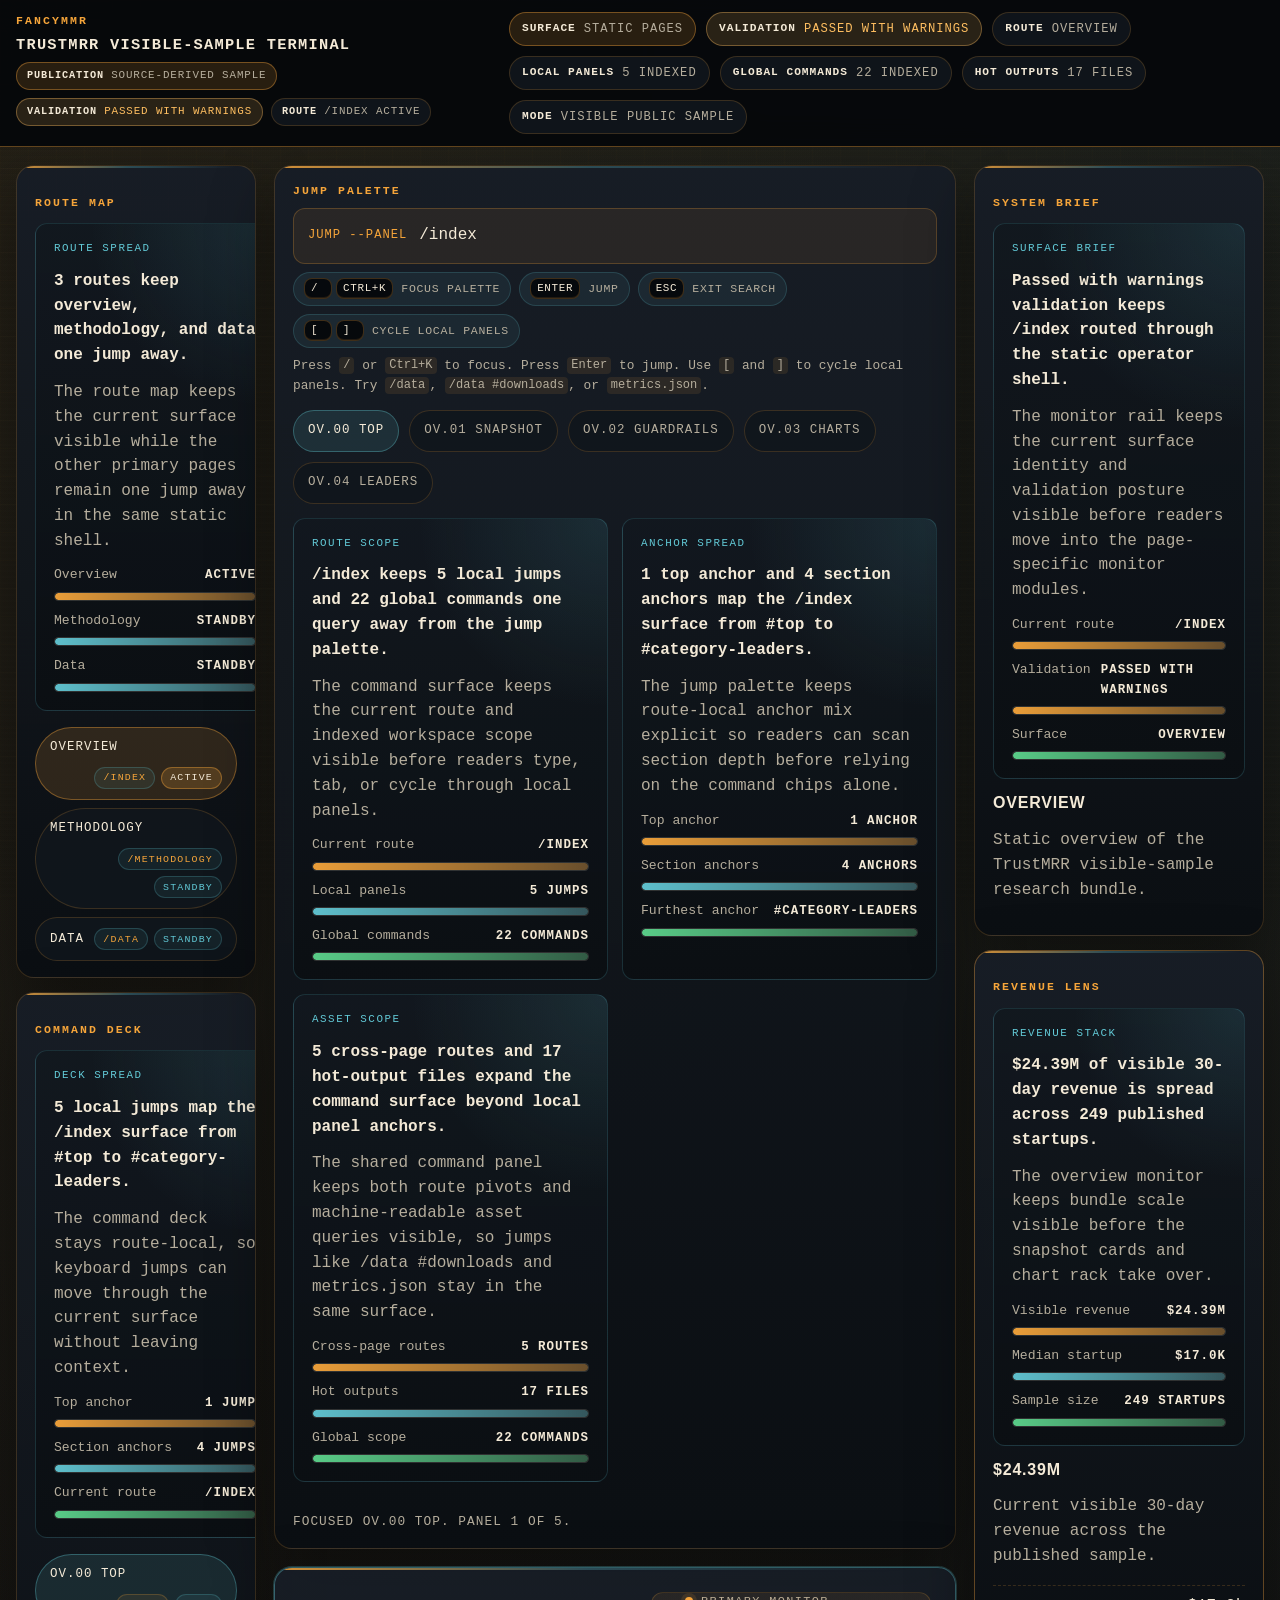
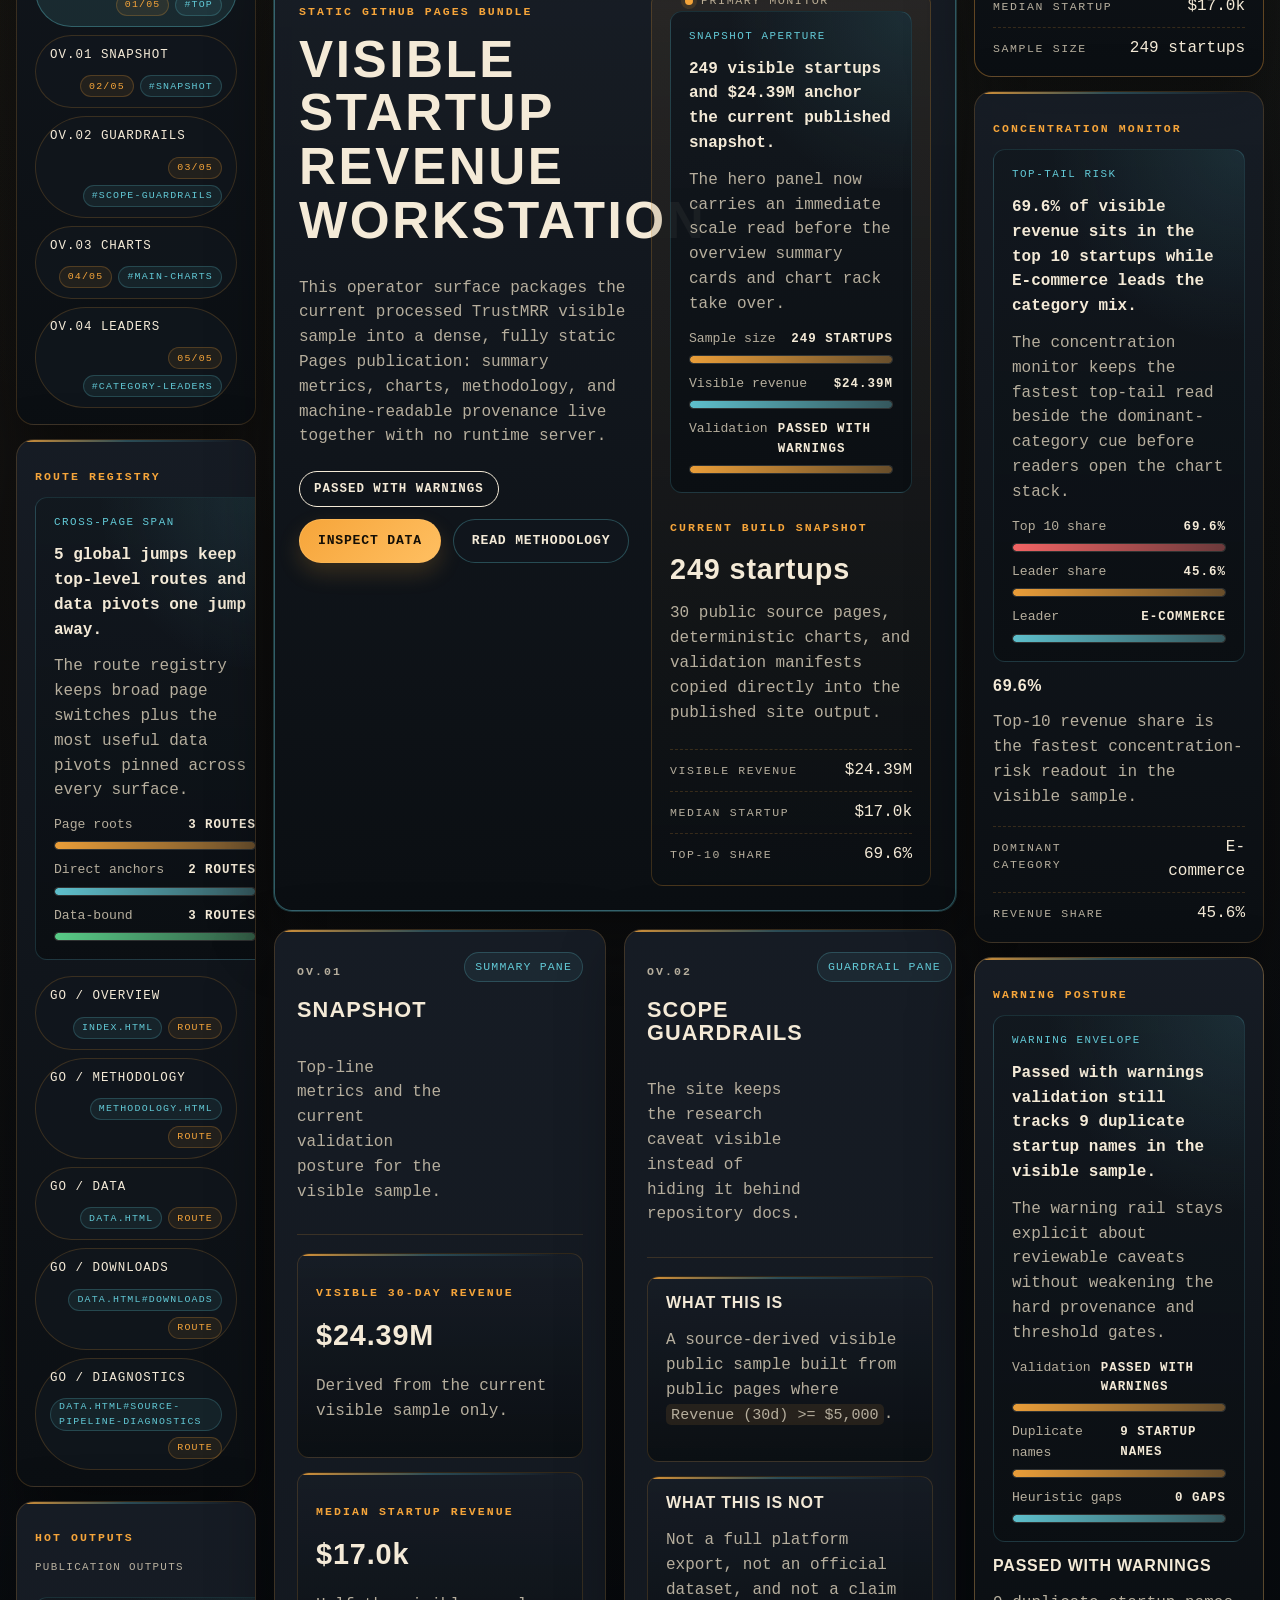
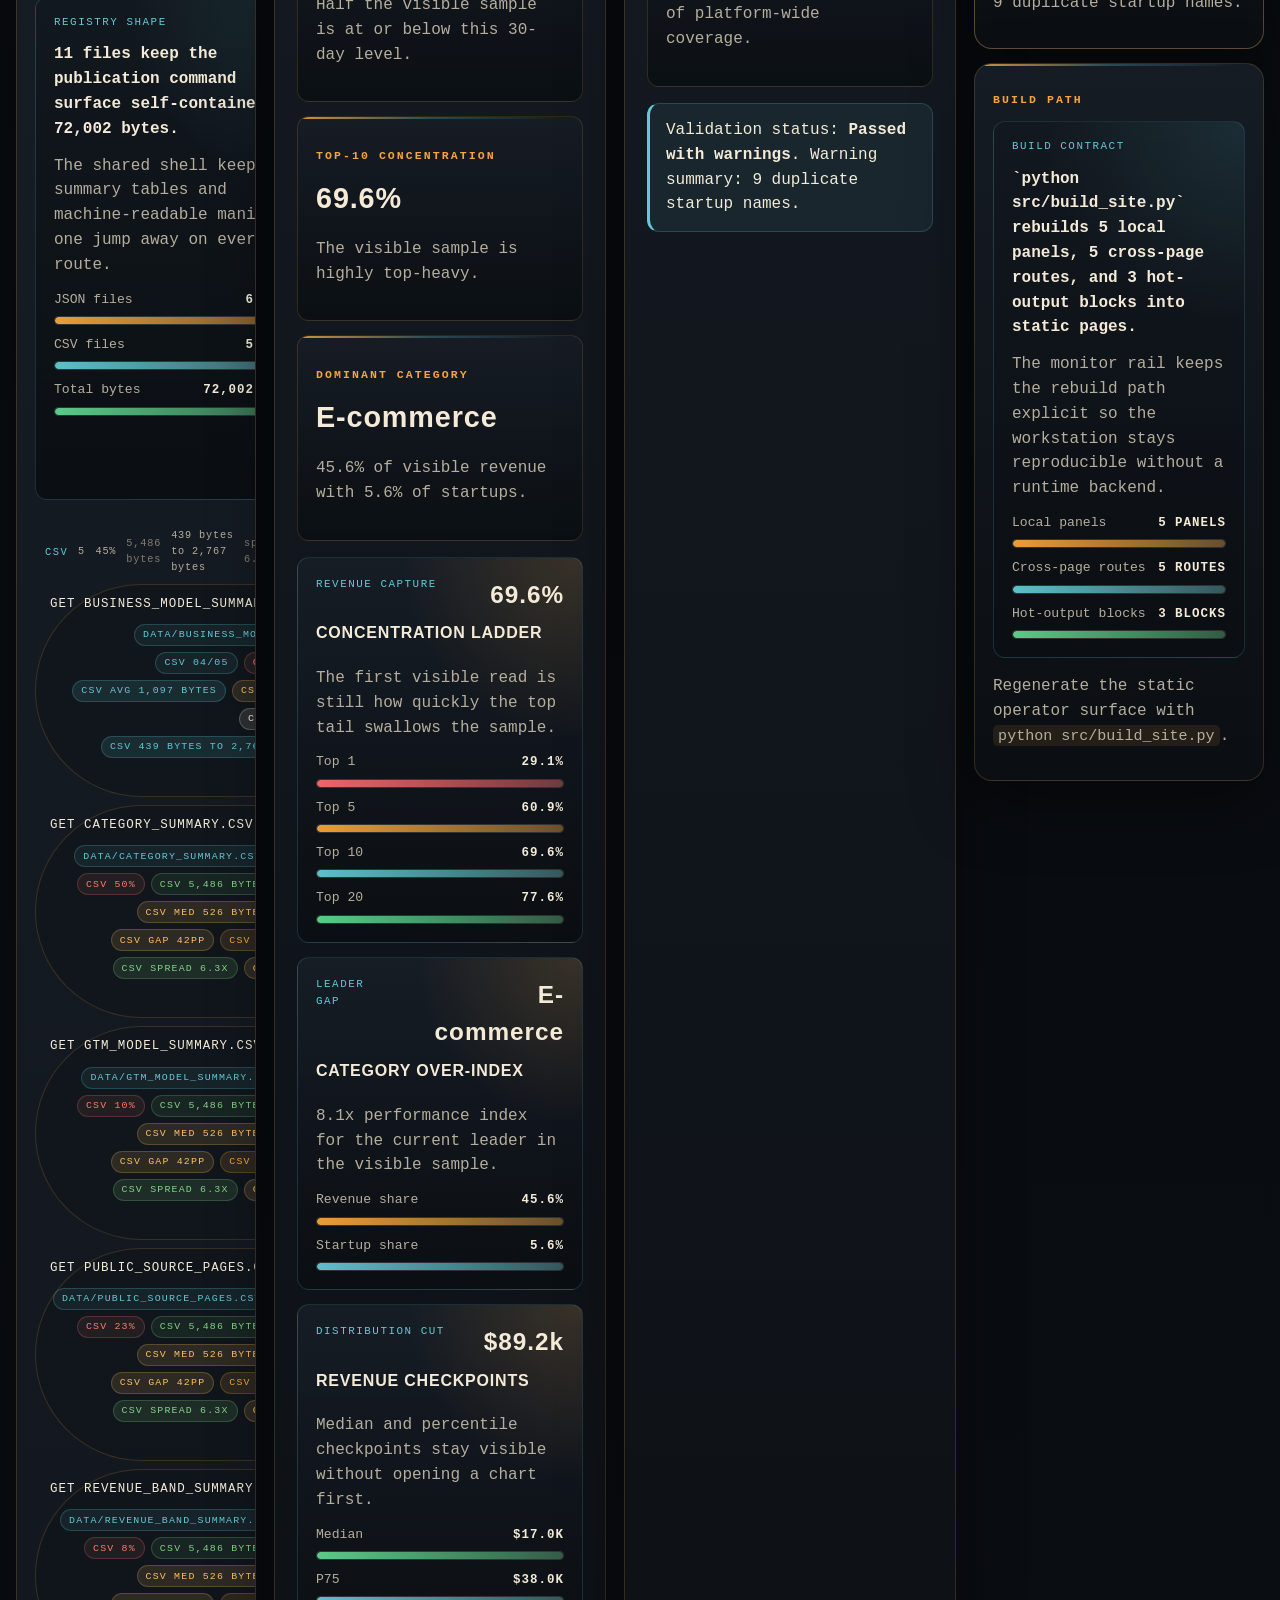
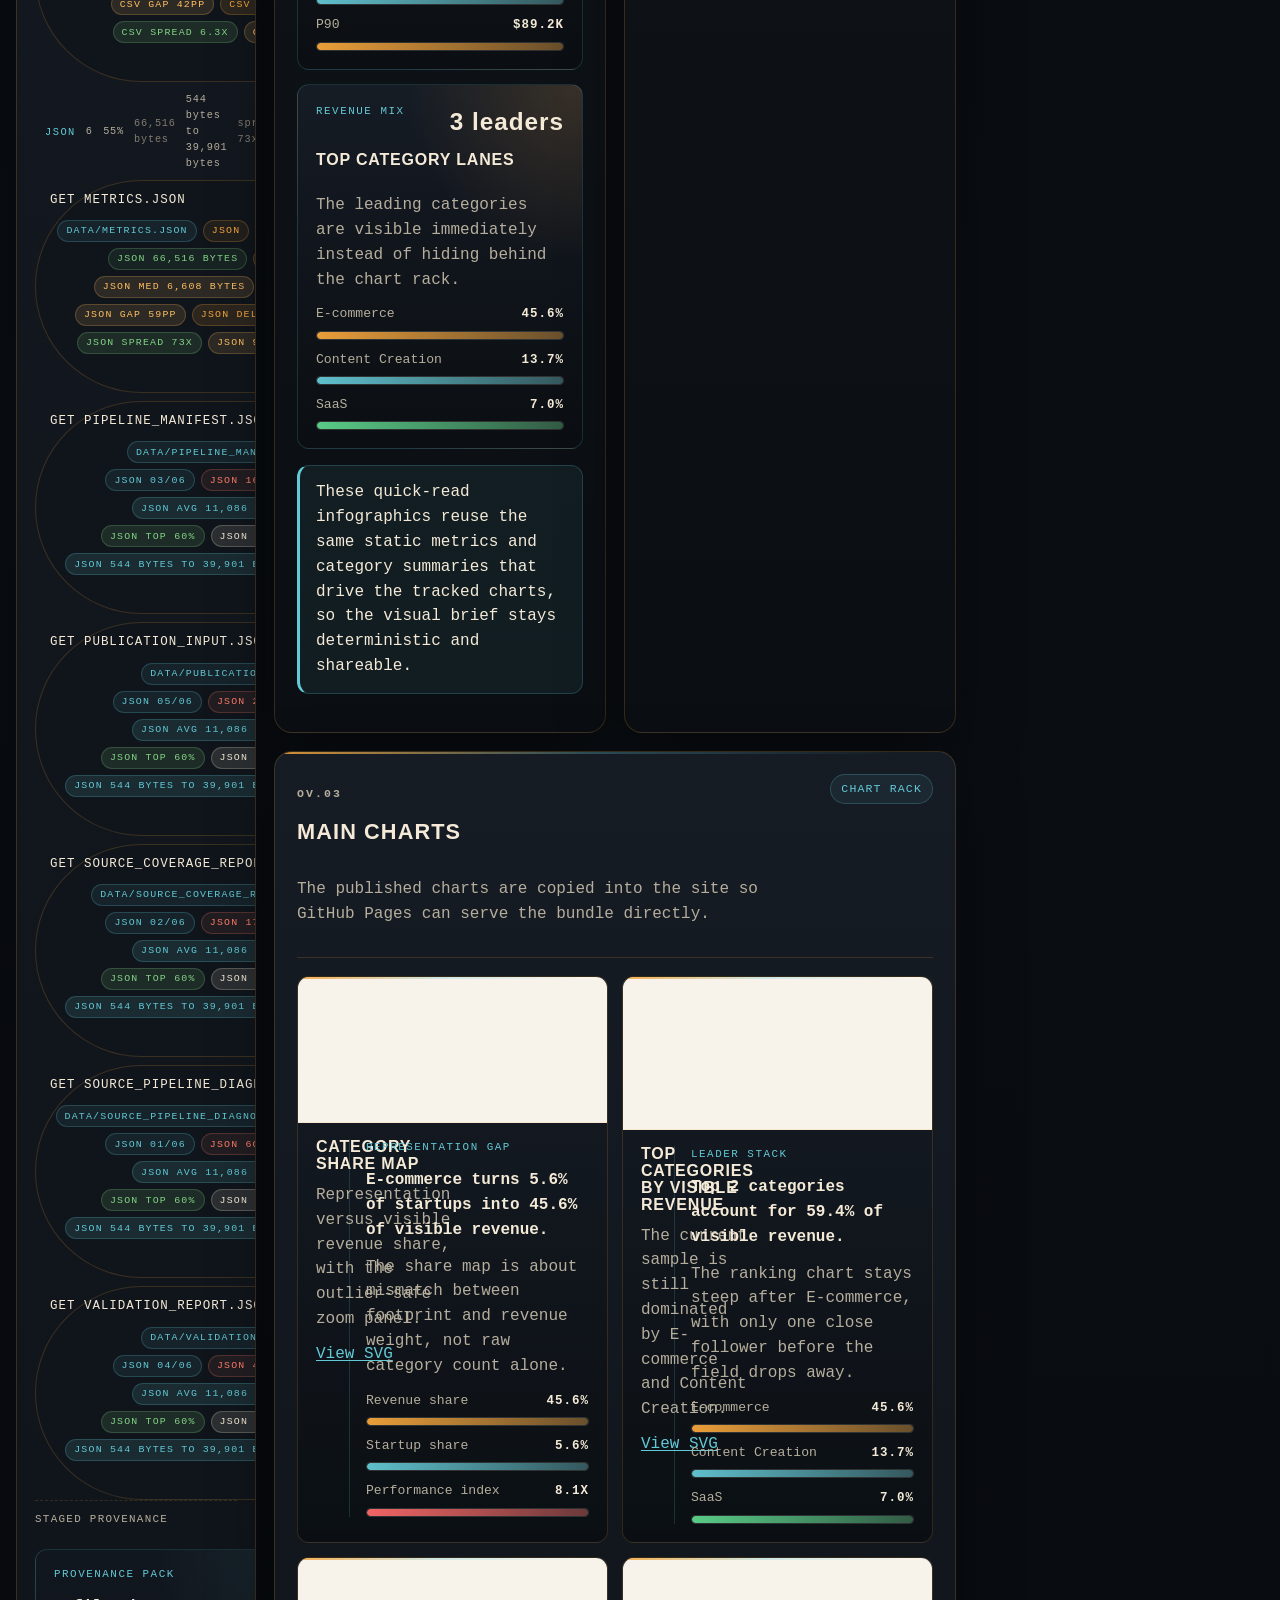
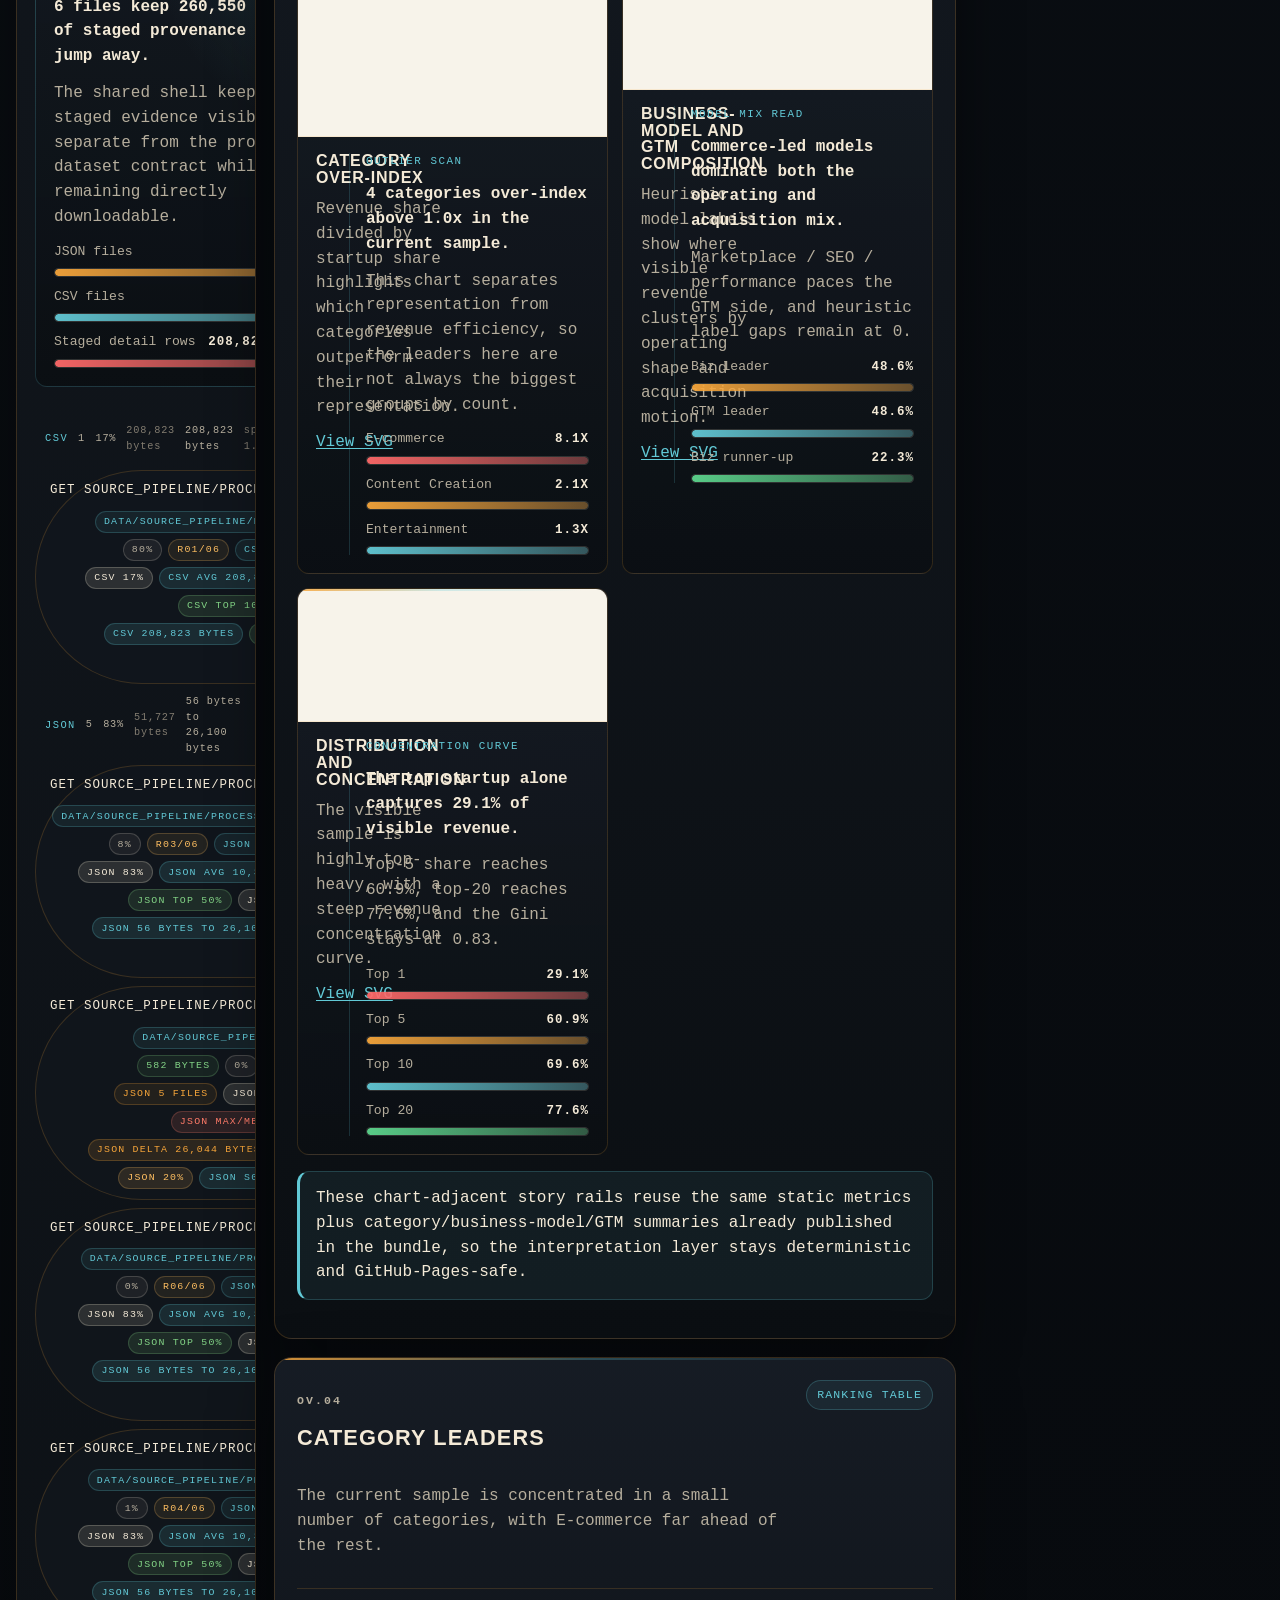
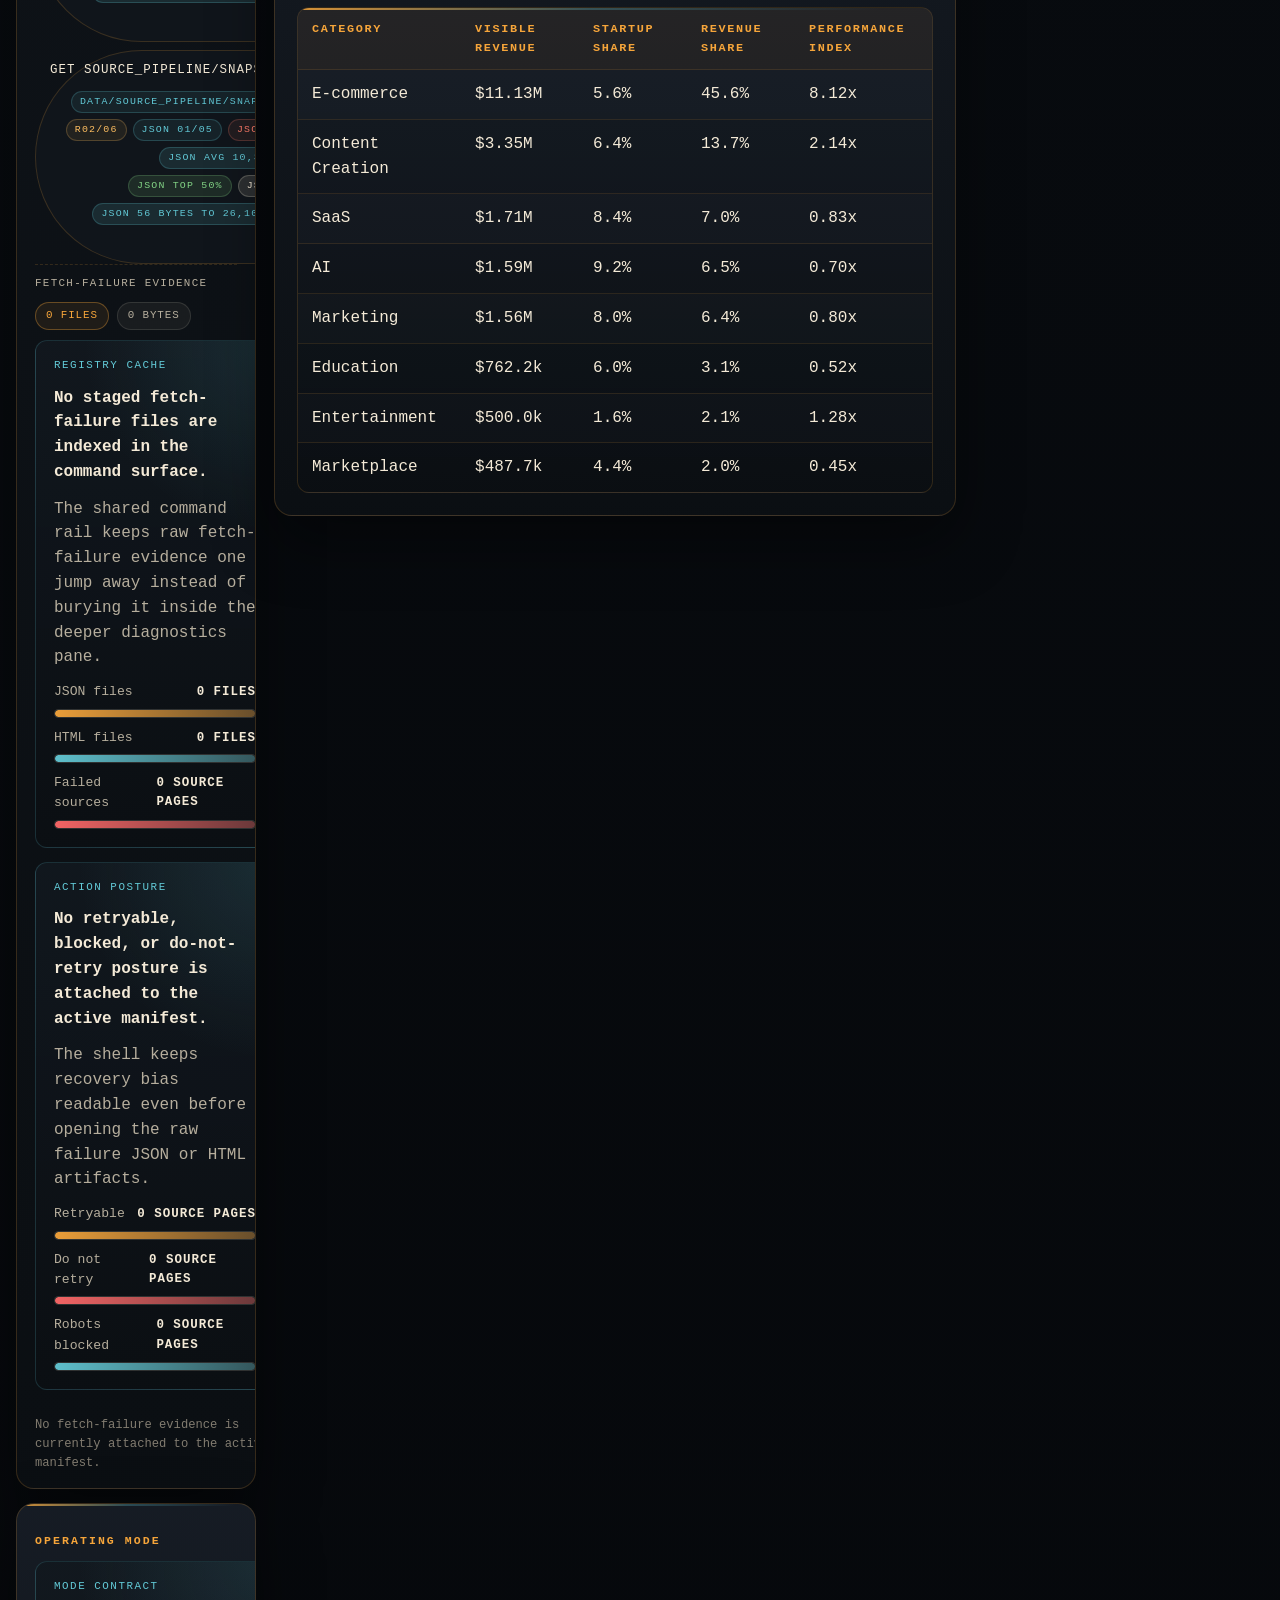
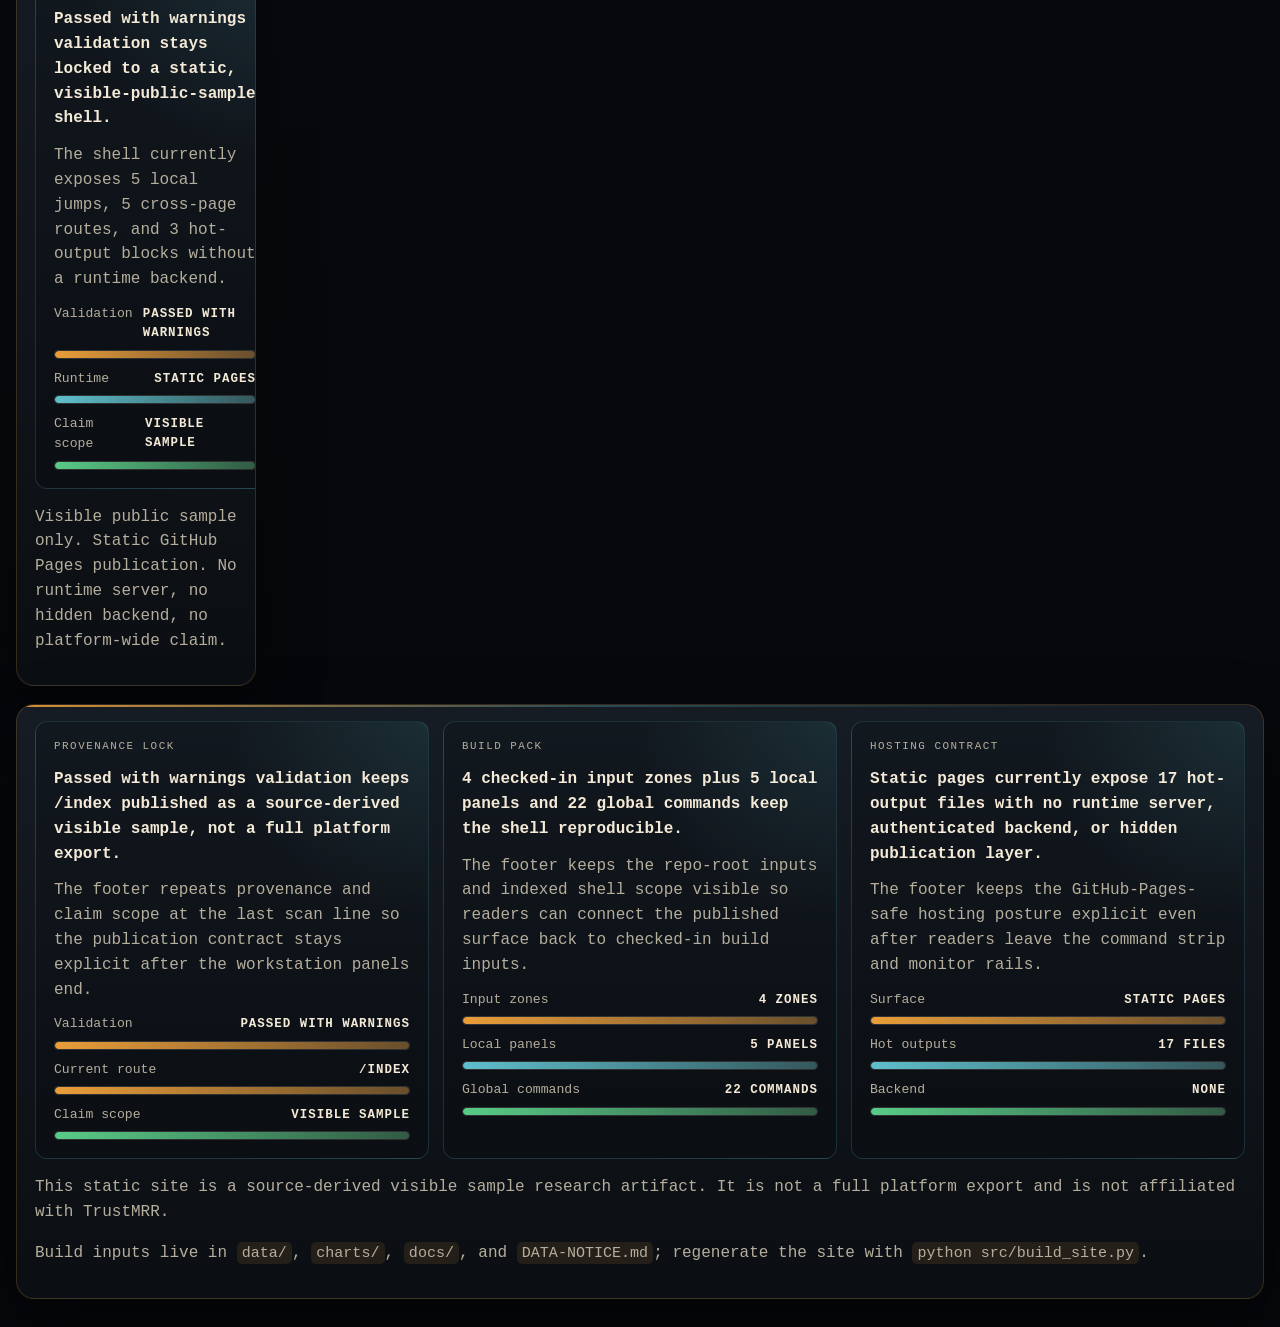
<file: site/index.html>
<!doctype html>
<html lang="en">
<head>
  <meta charset="utf-8">
  <meta http-equiv="Content-Security-Policy" content="default-src &#x27;self&#x27;; img-src &#x27;self&#x27; data:; object-src &#x27;none&#x27;; base-uri &#x27;self&#x27;; form-action &#x27;self&#x27;">
  <meta http-equiv="Referrer-Policy" content="no-referrer, strict-origin-when-cross-origin">
  <meta name="viewport" content="width=device-width, initial-scale=1">
  <title>Overview | TrustMRR visible sample</title>
  <meta name="description" content="Static overview of the TrustMRR visible-sample research bundle.">
  <link rel="stylesheet" href="assets/site.css">
  <script defer src="assets/site.js"></script>
</head>
<body class="page-index">
  <a class="skip-link" href="#workspace-main">Skip to workspace</a>
  <div class="page-backdrop"></div>
  <header class="command-strip">
    <div class="site-shell command-strip-inner">
      <a class="brand" href="index.html">
        <span class="brand-kicker">fancyMMR</span>
        <span class="brand-title">TrustMRR visible-sample terminal</span>
        <span class="brand-status" aria-label="Header status"><span class="brand-badge brand-badge-accent"><strong>Publication</strong><span>Source-derived sample</span></span><span class="brand-badge is-warning"><strong>Validation</strong><span>Passed with warnings</span></span><span class="brand-badge"><strong>Route</strong><span>/index active</span></span></span>
      </a>
      <div class="ticker-strip" aria-label="Workspace status">
        <span class="shell-pill shell-pill-accent"><strong>surface</strong><span>static pages</span></span><span class="shell-pill is-warning"><strong>validation</strong><span>Passed with warnings</span></span><span class="shell-pill"><strong>route</strong><span>overview</span></span><span class="shell-pill"><strong>local panels</strong><span>5 indexed</span></span><span class="shell-pill"><strong>global commands</strong><span>22 indexed</span></span><span class="shell-pill"><strong>hot outputs</strong><span>17 files</span></span><span class="shell-pill"><strong>mode</strong><span>visible public sample</span></span>
      </div>
    </div>
  </header>
  <div class="site-shell workstation">
    <aside class="control-rail" aria-label="Command rail">
      <section class="rail-module">
        <p class="rail-kicker">Route map</p>
        <div class="annotation-rail-grid">
<aside class="chart-annotation-rail chart-annotation-rail-standalone">
  <p class="chart-annotation-kicker">Route spread</p>
  <h4>3 routes keep overview, methodology, and data one jump away.</h4>
  <p class="chart-annotation-note">The route map keeps the current surface visible while the other primary pages remain one jump away in the same static shell.</p>
  <div class="chart-annotation-stack">
    
<div class="infographic-meter">
  <div class="infographic-meter-head">
    <span>Overview</span>
    <strong>active</strong>
  </div>
  <div class="infographic-track" aria-hidden="true">
    <span class="infographic-fill tone-accent" style="width: 100.0%"></span>
  </div>
</div>

<div class="infographic-meter">
  <div class="infographic-meter-head">
    <span>Methodology</span>
    <strong>standby</strong>
  </div>
  <div class="infographic-track" aria-hidden="true">
    <span class="infographic-fill tone-cyan" style="width: 42.0%"></span>
  </div>
</div>

<div class="infographic-meter">
  <div class="infographic-meter-head">
    <span>Data</span>
    <strong>standby</strong>
  </div>
  <div class="infographic-track" aria-hidden="true">
    <span class="infographic-fill tone-cyan" style="width: 42.0%"></span>
  </div>
</div>

  </div>
</aside>
</div>
        <nav class="nav-links" aria-label="Primary">
          <a class="nav-link is-active" href="index.html" aria-current="page"><span class="nav-link-label">Overview</span><span class="nav-link-meta"><span class="nav-link-badge nav-link-badge-route">/index</span><span class="nav-link-badge is-active">active</span></span></a><a class="nav-link" href="methodology.html"><span class="nav-link-label">Methodology</span><span class="nav-link-meta"><span class="nav-link-badge nav-link-badge-route">/methodology</span><span class="nav-link-badge is-standby">standby</span></span></a><a class="nav-link" href="data.html"><span class="nav-link-label">Data</span><span class="nav-link-meta"><span class="nav-link-badge nav-link-badge-route">/data</span><span class="nav-link-badge is-standby">standby</span></span></a>
        </nav>
      </section>
      <section class="rail-module">
        <p class="rail-kicker">Command deck</p>
        <div class="annotation-rail-grid">
<aside class="chart-annotation-rail chart-annotation-rail-standalone">
  <p class="chart-annotation-kicker">Deck spread</p>
  <h4>5 local jumps map the /index surface from #top to #category-leaders.</h4>
  <p class="chart-annotation-note">The command deck stays route-local, so keyboard jumps can move through the current surface without leaving context.</p>
  <div class="chart-annotation-stack">
    
<div class="infographic-meter">
  <div class="infographic-meter-head">
    <span>Top anchor</span>
    <strong>1 jump</strong>
  </div>
  <div class="infographic-track" aria-hidden="true">
    <span class="infographic-fill tone-accent" style="width: 20.0%"></span>
  </div>
</div>

<div class="infographic-meter">
  <div class="infographic-meter-head">
    <span>Section anchors</span>
    <strong>4 jumps</strong>
  </div>
  <div class="infographic-track" aria-hidden="true">
    <span class="infographic-fill tone-cyan" style="width: 80.0%"></span>
  </div>
</div>

<div class="infographic-meter">
  <div class="infographic-meter-head">
    <span>Current route</span>
    <strong>/index</strong>
  </div>
  <div class="infographic-track" aria-hidden="true">
    <span class="infographic-fill tone-green" style="width: 100.0%"></span>
  </div>
</div>

  </div>
</aside>
</div>
        <nav class="rail-command-links" aria-label="Page panels">
          <a class="rail-command-link command-deck-link" href="#top" data-command-label="OV.00 Top" data-command-target="#top" data-command-kind="panel" data-command-query="/index" data-command-terms="OV.00 Top #top panel section index"><span class="command-deck-label">OV.00 Top</span><span class="command-deck-meta"><span class="command-deck-badge command-deck-badge-order">01/05</span><span class="command-deck-badge command-deck-badge-anchor">#top</span></span></a><a class="rail-command-link command-deck-link" href="#snapshot" data-command-label="OV.01 Snapshot" data-command-target="#snapshot" data-command-kind="panel" data-command-query="/index #snapshot" data-command-terms="OV.01 Snapshot #snapshot panel section index"><span class="command-deck-label">OV.01 Snapshot</span><span class="command-deck-meta"><span class="command-deck-badge command-deck-badge-order">02/05</span><span class="command-deck-badge command-deck-badge-anchor">#snapshot</span></span></a><a class="rail-command-link command-deck-link" href="#scope-guardrails" data-command-label="OV.02 Guardrails" data-command-target="#scope-guardrails" data-command-kind="panel" data-command-query="/index #scope-guardrails" data-command-terms="OV.02 Guardrails #scope-guardrails panel section index"><span class="command-deck-label">OV.02 Guardrails</span><span class="command-deck-meta"><span class="command-deck-badge command-deck-badge-order">03/05</span><span class="command-deck-badge command-deck-badge-anchor">#scope-guardrails</span></span></a><a class="rail-command-link command-deck-link" href="#main-charts" data-command-label="OV.03 Charts" data-command-target="#main-charts" data-command-kind="panel" data-command-query="/index #main-charts" data-command-terms="OV.03 Charts #main-charts panel section index"><span class="command-deck-label">OV.03 Charts</span><span class="command-deck-meta"><span class="command-deck-badge command-deck-badge-order">04/05</span><span class="command-deck-badge command-deck-badge-anchor">#main-charts</span></span></a><a class="rail-command-link command-deck-link" href="#category-leaders" data-command-label="OV.04 Leaders" data-command-target="#category-leaders" data-command-kind="panel" data-command-query="/index #category-leaders" data-command-terms="OV.04 Leaders #category-leaders panel section index"><span class="command-deck-label">OV.04 Leaders</span><span class="command-deck-meta"><span class="command-deck-badge command-deck-badge-order">05/05</span><span class="command-deck-badge command-deck-badge-anchor">#category-leaders</span></span></a>
        </nav>
      </section>
      <section class="rail-module">
        <p class="rail-kicker">Route registry</p>
        <div class="annotation-rail-grid">
<aside class="chart-annotation-rail chart-annotation-rail-standalone">
  <p class="chart-annotation-kicker">Cross-page span</p>
  <h4>5 global jumps keep top-level routes and data pivots one jump away.</h4>
  <p class="chart-annotation-note">The route registry keeps broad page switches plus the most useful data pivots pinned across every surface.</p>
  <div class="chart-annotation-stack">
    
<div class="infographic-meter">
  <div class="infographic-meter-head">
    <span>Page roots</span>
    <strong>3 routes</strong>
  </div>
  <div class="infographic-track" aria-hidden="true">
    <span class="infographic-fill tone-accent" style="width: 60.0%"></span>
  </div>
</div>

<div class="infographic-meter">
  <div class="infographic-meter-head">
    <span>Direct anchors</span>
    <strong>2 routes</strong>
  </div>
  <div class="infographic-track" aria-hidden="true">
    <span class="infographic-fill tone-cyan" style="width: 40.0%"></span>
  </div>
</div>

<div class="infographic-meter">
  <div class="infographic-meter-head">
    <span>Data-bound</span>
    <strong>3 routes</strong>
  </div>
  <div class="infographic-track" aria-hidden="true">
    <span class="infographic-fill tone-green" style="width: 60.0%"></span>
  </div>
</div>

  </div>
</aside>
</div>
        <nav class="rail-command-links" aria-label="Cross-page routes">
          <a class="rail-command-link route-registry-link" href="index.html" data-command-label="GO / Overview" data-command-target="index.html" data-command-kind="route" data-command-query="/index" data-command-terms="overview home index route summary"><span class="route-registry-label">GO / Overview</span><span class="route-registry-meta"><span class="route-registry-badge route-registry-badge-target">index.html</span><span class="route-registry-badge route-registry-badge-kind">route</span></span></a><a class="rail-command-link route-registry-link" href="methodology.html" data-command-label="GO / Methodology" data-command-target="methodology.html" data-command-kind="route" data-command-query="/methodology" data-command-terms="methodology caveats validation notes route"><span class="route-registry-label">GO / Methodology</span><span class="route-registry-meta"><span class="route-registry-badge route-registry-badge-target">methodology.html</span><span class="route-registry-badge route-registry-badge-kind">route</span></span></a><a class="rail-command-link route-registry-link" href="data.html" data-command-label="GO / Data" data-command-target="data.html" data-command-kind="route" data-command-query="/data" data-command-terms="data downloads diagnostics route provenance"><span class="route-registry-label">GO / Data</span><span class="route-registry-meta"><span class="route-registry-badge route-registry-badge-target">data.html</span><span class="route-registry-badge route-registry-badge-kind">route</span></span></a><a class="rail-command-link route-registry-link" href="data.html#downloads" data-command-label="GO / Downloads" data-command-target="data.html#downloads" data-command-kind="route" data-command-query="/data #downloads" data-command-terms="downloads artifacts files json bundle"><span class="route-registry-label">GO / Downloads</span><span class="route-registry-meta"><span class="route-registry-badge route-registry-badge-target">data.html#downloads</span><span class="route-registry-badge route-registry-badge-kind">route</span></span></a><a class="rail-command-link route-registry-link" href="data.html#source-pipeline-diagnostics" data-command-label="GO / Diagnostics" data-command-target="data.html#source-pipeline-diagnostics" data-command-kind="route" data-command-query="/data #source-pipeline-diagnostics" data-command-terms="diagnostics provenance source pipeline validation monitor"><span class="route-registry-label">GO / Diagnostics</span><span class="route-registry-meta"><span class="route-registry-badge route-registry-badge-target">data.html#source-pipeline-diagnostics</span><span class="route-registry-badge route-registry-badge-kind">route</span></span></a>
        </nav>
      </section>
      <section class="rail-module">
        <p class="rail-kicker">Hot outputs</p>
        
<div class="rail-command-group">
  <div class="rail-command-group-head">
    <p class="rail-command-group-title">Publication outputs</p>
    <div class="rail-command-group-meta">
      <span class="download-badge download-badge-count">11 files</span>
      <span class="download-badge download-badge-format">6 JSON</span><span class="download-badge download-badge-format">5 CSV</span>
      <span class="download-badge download-badge-meta">72,002 bytes</span>
    </div>
  </div>
  <div class="annotation-rail-grid">
<aside class="chart-annotation-rail chart-annotation-rail-standalone">
  <p class="chart-annotation-kicker">Registry shape</p>
  <h4>11 files keep the publication command surface self-contained at 72,002 bytes.</h4>
  <p class="chart-annotation-note">The shared shell keeps summary tables and machine-readable manifests one jump away on every route.</p>
  <div class="chart-annotation-stack">
    
<div class="infographic-meter">
  <div class="infographic-meter-head">
    <span>JSON files</span>
    <strong>6 files</strong>
  </div>
  <div class="infographic-track" aria-hidden="true">
    <span class="infographic-fill tone-accent" style="width: 54.5%"></span>
  </div>
</div>

<div class="infographic-meter">
  <div class="infographic-meter-head">
    <span>CSV files</span>
    <strong>5 files</strong>
  </div>
  <div class="infographic-track" aria-hidden="true">
    <span class="infographic-fill tone-cyan" style="width: 45.5%"></span>
  </div>
</div>

<div class="infographic-meter">
  <div class="infographic-meter-head">
    <span>Total bytes</span>
    <strong>72,002 bytes</strong>
  </div>
  <div class="infographic-track" aria-hidden="true">
    <span class="infographic-fill tone-green" style="width: 100.0%"></span>
  </div>
</div>

  </div>
</aside>

<aside class="chart-annotation-rail chart-annotation-rail-standalone">
  <p class="chart-annotation-kicker">Signal anchors</p>
  <h4>Diagnostics, coverage, and manifest JSON dominate the publication registry byte weight.</h4>
  <p class="chart-annotation-note">The heaviest publication files are provenance-heavy JSON artifacts, so the command rail surfaces inspectable context before readers open the tables.</p>
  <div class="chart-annotation-stack">
    
<div class="infographic-meter">
  <div class="infographic-meter-head">
    <span>Source-pipeline diagnostics</span>
    <strong>39,901 bytes</strong>
  </div>
  <div class="infographic-track" aria-hidden="true">
    <span class="infographic-fill tone-red" style="width: 55.4%"></span>
  </div>
</div>

<div class="infographic-meter">
  <div class="infographic-meter-head">
    <span>Source coverage report</span>
    <strong>11,509 bytes</strong>
  </div>
  <div class="infographic-track" aria-hidden="true">
    <span class="infographic-fill tone-accent" style="width: 16.0%"></span>
  </div>
</div>

<div class="infographic-meter">
  <div class="infographic-meter-head">
    <span>Pipeline manifest</span>
    <strong>10,692 bytes</strong>
  </div>
  <div class="infographic-track" aria-hidden="true">
    <span class="infographic-fill tone-cyan" style="width: 14.8%"></span>
  </div>
</div>

  </div>
</aside>
</div>
  <nav class="rail-command-links" aria-label="Publication outputs"><div class="rail-command-divider"><span class="rail-command-divider-label">CSV</span><span class="rail-command-divider-count">5</span><span class="rail-command-divider-file-share">45%</span><span class="rail-command-divider-bytes">5,486 bytes</span><span class="rail-command-divider-range">439 bytes to 2,767 bytes</span><span class="rail-command-divider-spread">spread 6.3x</span><span class="rail-command-divider-delta">delta 2,328 bytes</span><span class="rail-command-divider-gap">gap 42pp</span><span class="rail-command-divider-top-share">top 50%</span><span class="rail-command-divider-smallest-share">min 8%</span><span class="rail-command-divider-median">med 526 bytes</span><span class="rail-command-divider-max-median">max/med 5.3x</span><span class="rail-command-divider-average">avg 1,097 bytes</span><span class="rail-command-divider-share">8%</span></div><a class="rail-command-link output-registry-link" href="data/business_model_summary.csv" data-command-label="GET business_model_summary.csv" data-command-target="data/business_model_summary.csv" data-command-kind="asset" data-command-query="business_model_summary.csv" data-command-terms="business_model_summary.csv data/business_model_summary.csv business_model_summary.csv Publication bundle artifact copied into the static site: data/business_model_summary.csv. csv download asset"><span class="output-registry-label">GET business_model_summary.csv</span><span class="output-registry-meta"><span class="output-registry-badge output-registry-badge-target">data/business_model_summary.csv</span><span class="output-registry-badge output-registry-badge-format">CSV</span><span class="output-registry-badge output-registry-badge-bytes">515 bytes</span><span class="output-registry-badge output-registry-badge-share">1%</span><span class="output-registry-badge output-registry-badge-rank">R10/11</span><span class="output-registry-badge output-registry-badge-format-rank">CSV 04/05</span><span class="output-registry-badge output-registry-badge-format-share">CSV 9%</span><span class="output-registry-badge output-registry-badge-format-total">CSV 5,486 bytes</span><span class="output-registry-badge output-registry-badge-format-count">CSV 5 files</span><span class="output-registry-badge output-registry-badge-format-file-share">CSV 45%</span><span class="output-registry-badge output-registry-badge-format-average-size">CSV avg 1,097 bytes</span><span class="output-registry-badge output-registry-badge-format-median-size">CSV med 526 bytes</span><span class="output-registry-badge output-registry-badge-format-max-median">CSV max/med 5.3x</span><span class="output-registry-badge output-registry-badge-format-top-share">CSV top 50%</span><span class="output-registry-badge output-registry-badge-format-smallest-share">CSV min 8%</span><span class="output-registry-badge output-registry-badge-format-share-gap">CSV gap 42pp</span><span class="output-registry-badge output-registry-badge-format-byte-delta">CSV delta 2,328 bytes</span><span class="output-registry-badge output-registry-badge-format-byte-range">CSV 439 bytes to 2,767 bytes</span><span class="output-registry-badge output-registry-badge-format-spread-ratio">CSV spread 6.3x</span><span class="output-registry-badge output-registry-badge-format-section-byte-share">CSV 8%</span><span class="output-registry-badge output-registry-badge-format-section-byte-rank">CSV S02/02</span><span class="output-registry-badge output-registry-badge-format-section-file-rank">CSV F02/02</span><span class="output-registry-badge output-registry-badge-format-byte-file-share-gap">CSV mix -38pp</span><span class="output-registry-badge output-registry-badge-format-byte-file-share-ratio">CSV mix 0.2x</span></span></a><a class="rail-command-link output-registry-link" href="data/category_summary.csv" data-command-label="GET category_summary.csv" data-command-target="data/category_summary.csv" data-command-kind="asset" data-command-query="category_summary.csv" data-command-terms="category_summary.csv data/category_summary.csv category_summary.csv Publication bundle artifact copied into the static site: data/category_summary.csv. csv download asset"><span class="output-registry-label">GET category_summary.csv</span><span class="output-registry-meta"><span class="output-registry-badge output-registry-badge-target">data/category_summary.csv</span><span class="output-registry-badge output-registry-badge-format">CSV</span><span class="output-registry-badge output-registry-badge-bytes">2,767 bytes</span><span class="output-registry-badge output-registry-badge-share">4%</span><span class="output-registry-badge output-registry-badge-rank">R04/11</span><span class="output-registry-badge output-registry-badge-format-rank">CSV 01/05</span><span class="output-registry-badge output-registry-badge-format-share">CSV 50%</span><span class="output-registry-badge output-registry-badge-format-total">CSV 5,486 bytes</span><span class="output-registry-badge output-registry-badge-format-count">CSV 5 files</span><span class="output-registry-badge output-registry-badge-format-file-share">CSV 45%</span><span class="output-registry-badge output-registry-badge-format-average-size">CSV avg 1,097 bytes</span><span class="output-registry-badge output-registry-badge-format-median-size">CSV med 526 bytes</span><span class="output-registry-badge output-registry-badge-format-max-median">CSV max/med 5.3x</span><span class="output-registry-badge output-registry-badge-format-top-share">CSV top 50%</span><span class="output-registry-badge output-registry-badge-format-smallest-share">CSV min 8%</span><span class="output-registry-badge output-registry-badge-format-share-gap">CSV gap 42pp</span><span class="output-registry-badge output-registry-badge-format-byte-delta">CSV delta 2,328 bytes</span><span class="output-registry-badge output-registry-badge-format-byte-range">CSV 439 bytes to 2,767 bytes</span><span class="output-registry-badge output-registry-badge-format-spread-ratio">CSV spread 6.3x</span><span class="output-registry-badge output-registry-badge-format-section-byte-share">CSV 8%</span><span class="output-registry-badge output-registry-badge-format-section-byte-rank">CSV S02/02</span><span class="output-registry-badge output-registry-badge-format-section-file-rank">CSV F02/02</span><span class="output-registry-badge output-registry-badge-format-byte-file-share-gap">CSV mix -38pp</span><span class="output-registry-badge output-registry-badge-format-byte-file-share-ratio">CSV mix 0.2x</span></span></a><a class="rail-command-link output-registry-link" href="data/gtm_model_summary.csv" data-command-label="GET gtm_model_summary.csv" data-command-target="data/gtm_model_summary.csv" data-command-kind="asset" data-command-query="gtm_model_summary.csv" data-command-terms="gtm_model_summary.csv data/gtm_model_summary.csv gtm_model_summary.csv Publication bundle artifact copied into the static site: data/gtm_model_summary.csv. csv download asset"><span class="output-registry-label">GET gtm_model_summary.csv</span><span class="output-registry-meta"><span class="output-registry-badge output-registry-badge-target">data/gtm_model_summary.csv</span><span class="output-registry-badge output-registry-badge-format">CSV</span><span class="output-registry-badge output-registry-badge-bytes">526 bytes</span><span class="output-registry-badge output-registry-badge-share">1%</span><span class="output-registry-badge output-registry-badge-rank">R09/11</span><span class="output-registry-badge output-registry-badge-format-rank">CSV 03/05</span><span class="output-registry-badge output-registry-badge-format-share">CSV 10%</span><span class="output-registry-badge output-registry-badge-format-total">CSV 5,486 bytes</span><span class="output-registry-badge output-registry-badge-format-count">CSV 5 files</span><span class="output-registry-badge output-registry-badge-format-file-share">CSV 45%</span><span class="output-registry-badge output-registry-badge-format-average-size">CSV avg 1,097 bytes</span><span class="output-registry-badge output-registry-badge-format-median-size">CSV med 526 bytes</span><span class="output-registry-badge output-registry-badge-format-max-median">CSV max/med 5.3x</span><span class="output-registry-badge output-registry-badge-format-top-share">CSV top 50%</span><span class="output-registry-badge output-registry-badge-format-smallest-share">CSV min 8%</span><span class="output-registry-badge output-registry-badge-format-share-gap">CSV gap 42pp</span><span class="output-registry-badge output-registry-badge-format-byte-delta">CSV delta 2,328 bytes</span><span class="output-registry-badge output-registry-badge-format-byte-range">CSV 439 bytes to 2,767 bytes</span><span class="output-registry-badge output-registry-badge-format-spread-ratio">CSV spread 6.3x</span><span class="output-registry-badge output-registry-badge-format-section-byte-share">CSV 8%</span><span class="output-registry-badge output-registry-badge-format-section-byte-rank">CSV S02/02</span><span class="output-registry-badge output-registry-badge-format-section-file-rank">CSV F02/02</span><span class="output-registry-badge output-registry-badge-format-byte-file-share-gap">CSV mix -38pp</span><span class="output-registry-badge output-registry-badge-format-byte-file-share-ratio">CSV mix 0.2x</span></span></a><a class="rail-command-link output-registry-link" href="data/public_source_pages.csv" data-command-label="GET public_source_pages.csv" data-command-target="data/public_source_pages.csv" data-command-kind="asset" data-command-query="public_source_pages.csv" data-command-terms="public_source_pages.csv data/public_source_pages.csv public_source_pages.csv Publication bundle artifact copied into the static site: data/public_source_pages.csv. csv download asset"><span class="output-registry-label">GET public_source_pages.csv</span><span class="output-registry-meta"><span class="output-registry-badge output-registry-badge-target">data/public_source_pages.csv</span><span class="output-registry-badge output-registry-badge-format">CSV</span><span class="output-registry-badge output-registry-badge-bytes">1,239 bytes</span><span class="output-registry-badge output-registry-badge-share">2%</span><span class="output-registry-badge output-registry-badge-rank">R07/11</span><span class="output-registry-badge output-registry-badge-format-rank">CSV 02/05</span><span class="output-registry-badge output-registry-badge-format-share">CSV 23%</span><span class="output-registry-badge output-registry-badge-format-total">CSV 5,486 bytes</span><span class="output-registry-badge output-registry-badge-format-count">CSV 5 files</span><span class="output-registry-badge output-registry-badge-format-file-share">CSV 45%</span><span class="output-registry-badge output-registry-badge-format-average-size">CSV avg 1,097 bytes</span><span class="output-registry-badge output-registry-badge-format-median-size">CSV med 526 bytes</span><span class="output-registry-badge output-registry-badge-format-max-median">CSV max/med 5.3x</span><span class="output-registry-badge output-registry-badge-format-top-share">CSV top 50%</span><span class="output-registry-badge output-registry-badge-format-smallest-share">CSV min 8%</span><span class="output-registry-badge output-registry-badge-format-share-gap">CSV gap 42pp</span><span class="output-registry-badge output-registry-badge-format-byte-delta">CSV delta 2,328 bytes</span><span class="output-registry-badge output-registry-badge-format-byte-range">CSV 439 bytes to 2,767 bytes</span><span class="output-registry-badge output-registry-badge-format-spread-ratio">CSV spread 6.3x</span><span class="output-registry-badge output-registry-badge-format-section-byte-share">CSV 8%</span><span class="output-registry-badge output-registry-badge-format-section-byte-rank">CSV S02/02</span><span class="output-registry-badge output-registry-badge-format-section-file-rank">CSV F02/02</span><span class="output-registry-badge output-registry-badge-format-byte-file-share-gap">CSV mix -38pp</span><span class="output-registry-badge output-registry-badge-format-byte-file-share-ratio">CSV mix 0.2x</span></span></a><a class="rail-command-link output-registry-link" href="data/revenue_band_summary.csv" data-command-label="GET revenue_band_summary.csv" data-command-target="data/revenue_band_summary.csv" data-command-kind="asset" data-command-query="revenue_band_summary.csv" data-command-terms="revenue_band_summary.csv data/revenue_band_summary.csv revenue_band_summary.csv Publication bundle artifact copied into the static site: data/revenue_band_summary.csv. csv download asset"><span class="output-registry-label">GET revenue_band_summary.csv</span><span class="output-registry-meta"><span class="output-registry-badge output-registry-badge-target">data/revenue_band_summary.csv</span><span class="output-registry-badge output-registry-badge-format">CSV</span><span class="output-registry-badge output-registry-badge-bytes">439 bytes</span><span class="output-registry-badge output-registry-badge-share">1%</span><span class="output-registry-badge output-registry-badge-rank">R11/11</span><span class="output-registry-badge output-registry-badge-format-rank">CSV 05/05</span><span class="output-registry-badge output-registry-badge-format-share">CSV 8%</span><span class="output-registry-badge output-registry-badge-format-total">CSV 5,486 bytes</span><span class="output-registry-badge output-registry-badge-format-count">CSV 5 files</span><span class="output-registry-badge output-registry-badge-format-file-share">CSV 45%</span><span class="output-registry-badge output-registry-badge-format-average-size">CSV avg 1,097 bytes</span><span class="output-registry-badge output-registry-badge-format-median-size">CSV med 526 bytes</span><span class="output-registry-badge output-registry-badge-format-max-median">CSV max/med 5.3x</span><span class="output-registry-badge output-registry-badge-format-top-share">CSV top 50%</span><span class="output-registry-badge output-registry-badge-format-smallest-share">CSV min 8%</span><span class="output-registry-badge output-registry-badge-format-share-gap">CSV gap 42pp</span><span class="output-registry-badge output-registry-badge-format-byte-delta">CSV delta 2,328 bytes</span><span class="output-registry-badge output-registry-badge-format-byte-range">CSV 439 bytes to 2,767 bytes</span><span class="output-registry-badge output-registry-badge-format-spread-ratio">CSV spread 6.3x</span><span class="output-registry-badge output-registry-badge-format-section-byte-share">CSV 8%</span><span class="output-registry-badge output-registry-badge-format-section-byte-rank">CSV S02/02</span><span class="output-registry-badge output-registry-badge-format-section-file-rank">CSV F02/02</span><span class="output-registry-badge output-registry-badge-format-byte-file-share-gap">CSV mix -38pp</span><span class="output-registry-badge output-registry-badge-format-byte-file-share-ratio">CSV mix 0.2x</span></span></a><div class="rail-command-divider"><span class="rail-command-divider-label">JSON</span><span class="rail-command-divider-count">6</span><span class="rail-command-divider-file-share">55%</span><span class="rail-command-divider-bytes">66,516 bytes</span><span class="rail-command-divider-range">544 bytes to 39,901 bytes</span><span class="rail-command-divider-spread">spread 73x</span><span class="rail-command-divider-delta">delta 39,357 bytes</span><span class="rail-command-divider-gap">gap 59pp</span><span class="rail-command-divider-top-share">top 60%</span><span class="rail-command-divider-smallest-share">min 1%</span><span class="rail-command-divider-median">med 6,608 bytes</span><span class="rail-command-divider-max-median">max/med 6.0x</span><span class="rail-command-divider-average">avg 11,086 bytes</span><span class="rail-command-divider-share">92%</span></div><a class="rail-command-link output-registry-link" href="data/metrics.json" data-command-label="GET metrics.json" data-command-target="data/metrics.json" data-command-kind="asset" data-command-query="metrics.json" data-command-terms="metrics.json data/metrics.json metrics.json Publication bundle artifact copied into the static site: data/metrics.json. json download asset"><span class="output-registry-label">GET metrics.json</span><span class="output-registry-meta"><span class="output-registry-badge output-registry-badge-target">data/metrics.json</span><span class="output-registry-badge output-registry-badge-format">JSON</span><span class="output-registry-badge output-registry-badge-bytes">544 bytes</span><span class="output-registry-badge output-registry-badge-share">1%</span><span class="output-registry-badge output-registry-badge-rank">R08/11</span><span class="output-registry-badge output-registry-badge-format-rank">JSON 06/06</span><span class="output-registry-badge output-registry-badge-format-share">JSON 1%</span><span class="output-registry-badge output-registry-badge-format-total">JSON 66,516 bytes</span><span class="output-registry-badge output-registry-badge-format-count">JSON 6 files</span><span class="output-registry-badge output-registry-badge-format-file-share">JSON 55%</span><span class="output-registry-badge output-registry-badge-format-average-size">JSON avg 11,086 bytes</span><span class="output-registry-badge output-registry-badge-format-median-size">JSON med 6,608 bytes</span><span class="output-registry-badge output-registry-badge-format-max-median">JSON max/med 6.0x</span><span class="output-registry-badge output-registry-badge-format-top-share">JSON top 60%</span><span class="output-registry-badge output-registry-badge-format-smallest-share">JSON min 1%</span><span class="output-registry-badge output-registry-badge-format-share-gap">JSON gap 59pp</span><span class="output-registry-badge output-registry-badge-format-byte-delta">JSON delta 39,357 bytes</span><span class="output-registry-badge output-registry-badge-format-byte-range">JSON 544 bytes to 39,901 bytes</span><span class="output-registry-badge output-registry-badge-format-spread-ratio">JSON spread 73x</span><span class="output-registry-badge output-registry-badge-format-section-byte-share">JSON 92%</span><span class="output-registry-badge output-registry-badge-format-section-byte-rank">JSON S01/02</span><span class="output-registry-badge output-registry-badge-format-section-file-rank">JSON F01/02</span><span class="output-registry-badge output-registry-badge-format-byte-file-share-gap">JSON mix +38pp</span><span class="output-registry-badge output-registry-badge-format-byte-file-share-ratio">JSON mix 1.7x</span></span></a><a class="rail-command-link output-registry-link" href="data/pipeline_manifest.json" data-command-label="GET pipeline_manifest.json" data-command-target="data/pipeline_manifest.json" data-command-kind="asset" data-command-query="pipeline_manifest.json" data-command-terms="pipeline_manifest.json data/pipeline_manifest.json pipeline_manifest.json Active pipeline manifest for the current static publication bundle. json download asset"><span class="output-registry-label">GET pipeline_manifest.json</span><span class="output-registry-meta"><span class="output-registry-badge output-registry-badge-target">data/pipeline_manifest.json</span><span class="output-registry-badge output-registry-badge-format">JSON</span><span class="output-registry-badge output-registry-badge-bytes">10,692 bytes</span><span class="output-registry-badge output-registry-badge-share">15%</span><span class="output-registry-badge output-registry-badge-rank">R03/11</span><span class="output-registry-badge output-registry-badge-format-rank">JSON 03/06</span><span class="output-registry-badge output-registry-badge-format-share">JSON 16%</span><span class="output-registry-badge output-registry-badge-format-total">JSON 66,516 bytes</span><span class="output-registry-badge output-registry-badge-format-count">JSON 6 files</span><span class="output-registry-badge output-registry-badge-format-file-share">JSON 55%</span><span class="output-registry-badge output-registry-badge-format-average-size">JSON avg 11,086 bytes</span><span class="output-registry-badge output-registry-badge-format-median-size">JSON med 6,608 bytes</span><span class="output-registry-badge output-registry-badge-format-max-median">JSON max/med 6.0x</span><span class="output-registry-badge output-registry-badge-format-top-share">JSON top 60%</span><span class="output-registry-badge output-registry-badge-format-smallest-share">JSON min 1%</span><span class="output-registry-badge output-registry-badge-format-share-gap">JSON gap 59pp</span><span class="output-registry-badge output-registry-badge-format-byte-delta">JSON delta 39,357 bytes</span><span class="output-registry-badge output-registry-badge-format-byte-range">JSON 544 bytes to 39,901 bytes</span><span class="output-registry-badge output-registry-badge-format-spread-ratio">JSON spread 73x</span><span class="output-registry-badge output-registry-badge-format-section-byte-share">JSON 92%</span><span class="output-registry-badge output-registry-badge-format-section-byte-rank">JSON S01/02</span><span class="output-registry-badge output-registry-badge-format-section-file-rank">JSON F01/02</span><span class="output-registry-badge output-registry-badge-format-byte-file-share-gap">JSON mix +38pp</span><span class="output-registry-badge output-registry-badge-format-byte-file-share-ratio">JSON mix 1.7x</span></span></a><a class="rail-command-link output-registry-link" href="data/publication_input.json" data-command-label="GET publication_input.json" data-command-target="data/publication_input.json" data-command-kind="asset" data-command-query="publication_input.json" data-command-terms="publication_input.json data/publication_input.json publication_input.json Publication bundle artifact copied into the static site: data/publication_input.json. json download asset"><span class="output-registry-label">GET publication_input.json</span><span class="output-registry-meta"><span class="output-registry-badge output-registry-badge-target">data/publication_input.json</span><span class="output-registry-badge output-registry-badge-format">JSON</span><span class="output-registry-badge output-registry-badge-bytes">1,346 bytes</span><span class="output-registry-badge output-registry-badge-share">2%</span><span class="output-registry-badge output-registry-badge-rank">R06/11</span><span class="output-registry-badge output-registry-badge-format-rank">JSON 05/06</span><span class="output-registry-badge output-registry-badge-format-share">JSON 2%</span><span class="output-registry-badge output-registry-badge-format-total">JSON 66,516 bytes</span><span class="output-registry-badge output-registry-badge-format-count">JSON 6 files</span><span class="output-registry-badge output-registry-badge-format-file-share">JSON 55%</span><span class="output-registry-badge output-registry-badge-format-average-size">JSON avg 11,086 bytes</span><span class="output-registry-badge output-registry-badge-format-median-size">JSON med 6,608 bytes</span><span class="output-registry-badge output-registry-badge-format-max-median">JSON max/med 6.0x</span><span class="output-registry-badge output-registry-badge-format-top-share">JSON top 60%</span><span class="output-registry-badge output-registry-badge-format-smallest-share">JSON min 1%</span><span class="output-registry-badge output-registry-badge-format-share-gap">JSON gap 59pp</span><span class="output-registry-badge output-registry-badge-format-byte-delta">JSON delta 39,357 bytes</span><span class="output-registry-badge output-registry-badge-format-byte-range">JSON 544 bytes to 39,901 bytes</span><span class="output-registry-badge output-registry-badge-format-spread-ratio">JSON spread 73x</span><span class="output-registry-badge output-registry-badge-format-section-byte-share">JSON 92%</span><span class="output-registry-badge output-registry-badge-format-section-byte-rank">JSON S01/02</span><span class="output-registry-badge output-registry-badge-format-section-file-rank">JSON F01/02</span><span class="output-registry-badge output-registry-badge-format-byte-file-share-gap">JSON mix +38pp</span><span class="output-registry-badge output-registry-badge-format-byte-file-share-ratio">JSON mix 1.7x</span></span></a><a class="rail-command-link output-registry-link" href="data/source_coverage_report.json" data-command-label="GET source_coverage_report.json" data-command-target="data/source_coverage_report.json" data-command-kind="asset" data-command-query="source_coverage_report.json" data-command-terms="source_coverage_report.json data/source_coverage_report.json source_coverage_report.json Publication bundle artifact copied into the static site: data/source_coverage_report.json. json download asset"><span class="output-registry-label">GET source_coverage_report.json</span><span class="output-registry-meta"><span class="output-registry-badge output-registry-badge-target">data/source_coverage_report.json</span><span class="output-registry-badge output-registry-badge-format">JSON</span><span class="output-registry-badge output-registry-badge-bytes">11,509 bytes</span><span class="output-registry-badge output-registry-badge-share">16%</span><span class="output-registry-badge output-registry-badge-rank">R02/11</span><span class="output-registry-badge output-registry-badge-format-rank">JSON 02/06</span><span class="output-registry-badge output-registry-badge-format-share">JSON 17%</span><span class="output-registry-badge output-registry-badge-format-total">JSON 66,516 bytes</span><span class="output-registry-badge output-registry-badge-format-count">JSON 6 files</span><span class="output-registry-badge output-registry-badge-format-file-share">JSON 55%</span><span class="output-registry-badge output-registry-badge-format-average-size">JSON avg 11,086 bytes</span><span class="output-registry-badge output-registry-badge-format-median-size">JSON med 6,608 bytes</span><span class="output-registry-badge output-registry-badge-format-max-median">JSON max/med 6.0x</span><span class="output-registry-badge output-registry-badge-format-top-share">JSON top 60%</span><span class="output-registry-badge output-registry-badge-format-smallest-share">JSON min 1%</span><span class="output-registry-badge output-registry-badge-format-share-gap">JSON gap 59pp</span><span class="output-registry-badge output-registry-badge-format-byte-delta">JSON delta 39,357 bytes</span><span class="output-registry-badge output-registry-badge-format-byte-range">JSON 544 bytes to 39,901 bytes</span><span class="output-registry-badge output-registry-badge-format-spread-ratio">JSON spread 73x</span><span class="output-registry-badge output-registry-badge-format-section-byte-share">JSON 92%</span><span class="output-registry-badge output-registry-badge-format-section-byte-rank">JSON S01/02</span><span class="output-registry-badge output-registry-badge-format-section-file-rank">JSON F01/02</span><span class="output-registry-badge output-registry-badge-format-byte-file-share-gap">JSON mix +38pp</span><span class="output-registry-badge output-registry-badge-format-byte-file-share-ratio">JSON mix 1.7x</span></span></a><a class="rail-command-link output-registry-link" href="data/source_pipeline_diagnostics.json" data-command-label="GET source_pipeline_diagnostics.json" data-command-target="data/source_pipeline_diagnostics.json" data-command-kind="asset" data-command-query="source_pipeline_diagnostics.json" data-command-terms="source_pipeline_diagnostics.json data/source_pipeline_diagnostics.json source_pipeline_diagnostics.json Publication bundle artifact copied into the static site: data/source_pipeline_diagnostics.json. json download asset"><span class="output-registry-label">GET source_pipeline_diagnostics.json</span><span class="output-registry-meta"><span class="output-registry-badge output-registry-badge-target">data/source_pipeline_diagnostics.json</span><span class="output-registry-badge output-registry-badge-format">JSON</span><span class="output-registry-badge output-registry-badge-bytes">39,901 bytes</span><span class="output-registry-badge output-registry-badge-share">55%</span><span class="output-registry-badge output-registry-badge-rank">R01/11</span><span class="output-registry-badge output-registry-badge-format-rank">JSON 01/06</span><span class="output-registry-badge output-registry-badge-format-share">JSON 60%</span><span class="output-registry-badge output-registry-badge-format-total">JSON 66,516 bytes</span><span class="output-registry-badge output-registry-badge-format-count">JSON 6 files</span><span class="output-registry-badge output-registry-badge-format-file-share">JSON 55%</span><span class="output-registry-badge output-registry-badge-format-average-size">JSON avg 11,086 bytes</span><span class="output-registry-badge output-registry-badge-format-median-size">JSON med 6,608 bytes</span><span class="output-registry-badge output-registry-badge-format-max-median">JSON max/med 6.0x</span><span class="output-registry-badge output-registry-badge-format-top-share">JSON top 60%</span><span class="output-registry-badge output-registry-badge-format-smallest-share">JSON min 1%</span><span class="output-registry-badge output-registry-badge-format-share-gap">JSON gap 59pp</span><span class="output-registry-badge output-registry-badge-format-byte-delta">JSON delta 39,357 bytes</span><span class="output-registry-badge output-registry-badge-format-byte-range">JSON 544 bytes to 39,901 bytes</span><span class="output-registry-badge output-registry-badge-format-spread-ratio">JSON spread 73x</span><span class="output-registry-badge output-registry-badge-format-section-byte-share">JSON 92%</span><span class="output-registry-badge output-registry-badge-format-section-byte-rank">JSON S01/02</span><span class="output-registry-badge output-registry-badge-format-section-file-rank">JSON F01/02</span><span class="output-registry-badge output-registry-badge-format-byte-file-share-gap">JSON mix +38pp</span><span class="output-registry-badge output-registry-badge-format-byte-file-share-ratio">JSON mix 1.7x</span></span></a><a class="rail-command-link output-registry-link" href="data/validation_report.json" data-command-label="GET validation_report.json" data-command-target="data/validation_report.json" data-command-kind="asset" data-command-query="validation_report.json" data-command-terms="validation_report.json data/validation_report.json validation_report.json Publication bundle artifact copied into the static site: data/validation_report.json. json download asset"><span class="output-registry-label">GET validation_report.json</span><span class="output-registry-meta"><span class="output-registry-badge output-registry-badge-target">data/validation_report.json</span><span class="output-registry-badge output-registry-badge-format">JSON</span><span class="output-registry-badge output-registry-badge-bytes">2,524 bytes</span><span class="output-registry-badge output-registry-badge-share">4%</span><span class="output-registry-badge output-registry-badge-rank">R05/11</span><span class="output-registry-badge output-registry-badge-format-rank">JSON 04/06</span><span class="output-registry-badge output-registry-badge-format-share">JSON 4%</span><span class="output-registry-badge output-registry-badge-format-total">JSON 66,516 bytes</span><span class="output-registry-badge output-registry-badge-format-count">JSON 6 files</span><span class="output-registry-badge output-registry-badge-format-file-share">JSON 55%</span><span class="output-registry-badge output-registry-badge-format-average-size">JSON avg 11,086 bytes</span><span class="output-registry-badge output-registry-badge-format-median-size">JSON med 6,608 bytes</span><span class="output-registry-badge output-registry-badge-format-max-median">JSON max/med 6.0x</span><span class="output-registry-badge output-registry-badge-format-top-share">JSON top 60%</span><span class="output-registry-badge output-registry-badge-format-smallest-share">JSON min 1%</span><span class="output-registry-badge output-registry-badge-format-share-gap">JSON gap 59pp</span><span class="output-registry-badge output-registry-badge-format-byte-delta">JSON delta 39,357 bytes</span><span class="output-registry-badge output-registry-badge-format-byte-range">JSON 544 bytes to 39,901 bytes</span><span class="output-registry-badge output-registry-badge-format-spread-ratio">JSON spread 73x</span><span class="output-registry-badge output-registry-badge-format-section-byte-share">JSON 92%</span><span class="output-registry-badge output-registry-badge-format-section-byte-rank">JSON S01/02</span><span class="output-registry-badge output-registry-badge-format-section-file-rank">JSON F01/02</span><span class="output-registry-badge output-registry-badge-format-byte-file-share-gap">JSON mix +38pp</span><span class="output-registry-badge output-registry-badge-format-byte-file-share-ratio">JSON mix 1.7x</span></span></a></nav>
</div>

<div class="rail-command-group">
  <div class="rail-command-group-head">
    <p class="rail-command-group-title">Staged provenance</p>
    <div class="rail-command-group-meta">
      <span class="download-badge download-badge-count">6 files</span>
      <span class="download-badge download-badge-format">5 JSON</span><span class="download-badge download-badge-format">1 CSV</span>
      <span class="download-badge download-badge-meta">260,550 bytes</span>
    </div>
  </div>
  <div class="annotation-rail-grid">
<aside class="chart-annotation-rail chart-annotation-rail-standalone">
  <p class="chart-annotation-kicker">Provenance pack</p>
  <h4>6 files keep 260,550 bytes of staged provenance one jump away.</h4>
  <p class="chart-annotation-note">The shared shell keeps staged evidence visibly separate from the promoted dataset contract while remaining directly downloadable.</p>
  <div class="chart-annotation-stack">
    
<div class="infographic-meter">
  <div class="infographic-meter-head">
    <span>JSON files</span>
    <strong>5 files</strong>
  </div>
  <div class="infographic-track" aria-hidden="true">
    <span class="infographic-fill tone-accent" style="width: 83.3%"></span>
  </div>
</div>

<div class="infographic-meter">
  <div class="infographic-meter-head">
    <span>CSV files</span>
    <strong>1 file</strong>
  </div>
  <div class="infographic-track" aria-hidden="true">
    <span class="infographic-fill tone-cyan" style="width: 16.7%"></span>
  </div>
</div>

<div class="infographic-meter">
  <div class="infographic-meter-head">
    <span>Staged detail rows</span>
    <strong>208,823 bytes</strong>
  </div>
  <div class="infographic-track" aria-hidden="true">
    <span class="infographic-fill tone-red" style="width: 80.1%"></span>
  </div>
</div>

  </div>
</aside>

<aside class="chart-annotation-rail chart-annotation-rail-standalone">
  <p class="chart-annotation-kicker">Staging posture</p>
  <h4>852 target detail pages remain opt-in, with 852 still not requested in the promoted run.</h4>
  <p class="chart-annotation-note">The command rail keeps opt-in crawl posture visible before readers jump into the staged run manifest and detail exports.</p>
  <div class="chart-annotation-stack">
    
<div class="infographic-meter">
  <div class="infographic-meter-head">
    <span>Not requested</span>
    <strong>852 pages</strong>
  </div>
  <div class="infographic-track" aria-hidden="true">
    <span class="infographic-fill tone-accent" style="width: 100.0%"></span>
  </div>
</div>

<div class="infographic-meter">
  <div class="infographic-meter-head">
    <span>Fetched</span>
    <strong>0 pages</strong>
  </div>
  <div class="infographic-track" aria-hidden="true">
    <span class="infographic-fill tone-cyan" style="width: 0.0%"></span>
  </div>
</div>

<div class="infographic-meter">
  <div class="infographic-meter-head">
    <span>Parsed</span>
    <strong>0 pages</strong>
  </div>
  <div class="infographic-track" aria-hidden="true">
    <span class="infographic-fill tone-green" style="width: 0.0%"></span>
  </div>
</div>

  </div>
</aside>
</div>
  <nav class="rail-command-links" aria-label="Staged provenance"><div class="rail-command-divider"><span class="rail-command-divider-label">CSV</span><span class="rail-command-divider-count">1</span><span class="rail-command-divider-file-share">17%</span><span class="rail-command-divider-bytes">208,823 bytes</span><span class="rail-command-divider-range">208,823 bytes</span><span class="rail-command-divider-spread">spread 1.0x</span><span class="rail-command-divider-delta">delta 0 bytes</span><span class="rail-command-divider-gap">gap 0pp</span><span class="rail-command-divider-top-share">top 100%</span><span class="rail-command-divider-smallest-share">min 100%</span><span class="rail-command-divider-median">med 208,823 bytes</span><span class="rail-command-divider-max-median">max/med 1.0x</span><span class="rail-command-divider-average">avg 208,823 bytes</span><span class="rail-command-divider-share">80%</span></div><a class="rail-command-link output-registry-link" href="data/source_pipeline/processed/detail_page_rows.csv" data-command-label="GET source_pipeline/processed/detail_page_rows.csv" data-command-target="data/source_pipeline/processed/detail_page_rows.csv" data-command-kind="asset" data-command-query="source_pipeline/processed/detail_page_rows.csv" data-command-terms="source_pipeline/processed/detail_page_rows.csv data/source_pipeline/processed/detail_page_rows.csv Staged detail rows Flattened staged detail-page outcomes and parsed shared fields. This is staged provenance, not a promoted dataset column contract. csv download asset"><span class="output-registry-label">GET source_pipeline/processed/detail_page_rows.csv</span><span class="output-registry-meta"><span class="output-registry-badge output-registry-badge-target">data/source_pipeline/processed/detail_page_rows.csv</span><span class="output-registry-badge output-registry-badge-format">CSV</span><span class="output-registry-badge output-registry-badge-bytes">208,823 bytes</span><span class="output-registry-badge output-registry-badge-share">80%</span><span class="output-registry-badge output-registry-badge-rank">R01/06</span><span class="output-registry-badge output-registry-badge-format-rank">CSV 01/01</span><span class="output-registry-badge output-registry-badge-format-share">CSV 100%</span><span class="output-registry-badge output-registry-badge-format-total">CSV 208,823 bytes</span><span class="output-registry-badge output-registry-badge-format-count">CSV 1 file</span><span class="output-registry-badge output-registry-badge-format-file-share">CSV 17%</span><span class="output-registry-badge output-registry-badge-format-average-size">CSV avg 208,823 bytes</span><span class="output-registry-badge output-registry-badge-format-median-size">CSV med 208,823 bytes</span><span class="output-registry-badge output-registry-badge-format-max-median">CSV max/med 1.0x</span><span class="output-registry-badge output-registry-badge-format-top-share">CSV top 100%</span><span class="output-registry-badge output-registry-badge-format-smallest-share">CSV min 100%</span><span class="output-registry-badge output-registry-badge-format-share-gap">CSV gap 0pp</span><span class="output-registry-badge output-registry-badge-format-byte-delta">CSV delta 0 bytes</span><span class="output-registry-badge output-registry-badge-format-byte-range">CSV 208,823 bytes</span><span class="output-registry-badge output-registry-badge-format-spread-ratio">CSV spread 1.0x</span><span class="output-registry-badge output-registry-badge-format-section-byte-share">CSV 80%</span><span class="output-registry-badge output-registry-badge-format-section-byte-rank">CSV S01/02</span><span class="output-registry-badge output-registry-badge-format-section-file-rank">CSV F02/02</span><span class="output-registry-badge output-registry-badge-format-byte-file-share-gap">CSV mix +63pp</span><span class="output-registry-badge output-registry-badge-format-byte-file-share-ratio">CSV mix 4.8x</span></span></a><div class="rail-command-divider"><span class="rail-command-divider-label">JSON</span><span class="rail-command-divider-count">5</span><span class="rail-command-divider-file-share">83%</span><span class="rail-command-divider-bytes">51,727 bytes</span><span class="rail-command-divider-range">56 bytes to 26,100 bytes</span><span class="rail-command-divider-spread">spread 466x</span><span class="rail-command-divider-delta">delta 26,044 bytes</span><span class="rail-command-divider-gap">gap 50pp</span><span class="rail-command-divider-top-share">top 50%</span><span class="rail-command-divider-smallest-share">min 0%</span><span class="rail-command-divider-median">med 3,209 bytes</span><span class="rail-command-divider-max-median">max/med 8.1x</span><span class="rail-command-divider-average">avg 10,345 bytes</span><span class="rail-command-divider-share">20%</span></div><a class="rail-command-link output-registry-link" href="data/source_pipeline/processed/detail_field_coverage.json" data-command-label="GET source_pipeline/processed/detail_field_coverage.json" data-command-target="data/source_pipeline/processed/detail_field_coverage.json" data-command-kind="asset" data-command-query="source_pipeline/processed/detail_field_coverage.json" data-command-terms="source_pipeline/processed/detail_field_coverage.json data/source_pipeline/processed/detail_field_coverage.json Staged detail coverage Aggregate and per-source shared detail-field coverage derived from the staged detail rows. This remains staged provenance. json download asset"><span class="output-registry-label">GET source_pipeline/processed/detail_field_coverage.json</span><span class="output-registry-meta"><span class="output-registry-badge output-registry-badge-target">data/source_pipeline/processed/detail_field_coverage.json</span><span class="output-registry-badge output-registry-badge-format">JSON</span><span class="output-registry-badge output-registry-badge-bytes">21,780 bytes</span><span class="output-registry-badge output-registry-badge-share">8%</span><span class="output-registry-badge output-registry-badge-rank">R03/06</span><span class="output-registry-badge output-registry-badge-format-rank">JSON 02/05</span><span class="output-registry-badge output-registry-badge-format-share">JSON 42%</span><span class="output-registry-badge output-registry-badge-format-total">JSON 51,727 bytes</span><span class="output-registry-badge output-registry-badge-format-count">JSON 5 files</span><span class="output-registry-badge output-registry-badge-format-file-share">JSON 83%</span><span class="output-registry-badge output-registry-badge-format-average-size">JSON avg 10,345 bytes</span><span class="output-registry-badge output-registry-badge-format-median-size">JSON med 3,209 bytes</span><span class="output-registry-badge output-registry-badge-format-max-median">JSON max/med 8.1x</span><span class="output-registry-badge output-registry-badge-format-top-share">JSON top 50%</span><span class="output-registry-badge output-registry-badge-format-smallest-share">JSON min 0%</span><span class="output-registry-badge output-registry-badge-format-share-gap">JSON gap 50pp</span><span class="output-registry-badge output-registry-badge-format-byte-delta">JSON delta 26,044 bytes</span><span class="output-registry-badge output-registry-badge-format-byte-range">JSON 56 bytes to 26,100 bytes</span><span class="output-registry-badge output-registry-badge-format-spread-ratio">JSON spread 466x</span><span class="output-registry-badge output-registry-badge-format-section-byte-share">JSON 20%</span><span class="output-registry-badge output-registry-badge-format-section-byte-rank">JSON S02/02</span><span class="output-registry-badge output-registry-badge-format-section-file-rank">JSON F01/02</span><span class="output-registry-badge output-registry-badge-format-byte-file-share-gap">JSON mix -63pp</span><span class="output-registry-badge output-registry-badge-format-byte-file-share-ratio">JSON mix 0.2x</span></span></a><a class="rail-command-link output-registry-link" href="data/source_pipeline/processed/heuristic_override_report.json" data-command-label="GET source_pipeline/processed/heuristic_override_report.json" data-command-target="data/source_pipeline/processed/heuristic_override_report.json" data-command-kind="asset" data-command-query="source_pipeline/processed/heuristic_override_report.json" data-command-terms="source_pipeline/processed/heuristic_override_report.json data/source_pipeline/processed/heuristic_override_report.json Staged override coverage Heuristic override coverage and alias-resolution counts for the staged promoted source-pipeline bundle. json download asset"><span class="output-registry-label">GET source_pipeline/processed/heuristic_override_report.json</span><span class="output-registry-meta"><span class="output-registry-badge output-registry-badge-target">data/source_pipeline/processed/heuristic_override_report.json</span><span class="output-registry-badge output-registry-badge-format">JSON</span><span class="output-registry-badge output-registry-badge-bytes">582 bytes</span><span class="output-registry-badge output-registry-badge-share">0%</span><span class="output-registry-badge output-registry-badge-rank">R05/06</span><span class="output-registry-badge output-registry-badge-format-rank">JSON 04/05</span><span class="output-registry-badge output-registry-badge-format-share">JSON 1%</span><span class="output-registry-badge output-registry-badge-format-total">JSON 51,727 bytes</span><span class="output-registry-badge output-registry-badge-format-count">JSON 5 files</span><span class="output-registry-badge output-registry-badge-format-file-share">JSON 83%</span><span class="output-registry-badge output-registry-badge-format-average-size">JSON avg 10,345 bytes</span><span class="output-registry-badge output-registry-badge-format-median-size">JSON med 3,209 bytes</span><span class="output-registry-badge output-registry-badge-format-max-median">JSON max/med 8.1x</span><span class="output-registry-badge output-registry-badge-format-top-share">JSON top 50%</span><span class="output-registry-badge output-registry-badge-format-smallest-share">JSON min 0%</span><span class="output-registry-badge output-registry-badge-format-share-gap">JSON gap 50pp</span><span class="output-registry-badge output-registry-badge-format-byte-delta">JSON delta 26,044 bytes</span><span class="output-registry-badge output-registry-badge-format-byte-range">JSON 56 bytes to 26,100 bytes</span><span class="output-registry-badge output-registry-badge-format-spread-ratio">JSON spread 466x</span><span class="output-registry-badge output-registry-badge-format-section-byte-share">JSON 20%</span><span class="output-registry-badge output-registry-badge-format-section-byte-rank">JSON S02/02</span><span class="output-registry-badge output-registry-badge-format-section-file-rank">JSON F01/02</span><span class="output-registry-badge output-registry-badge-format-byte-file-share-gap">JSON mix -63pp</span><span class="output-registry-badge output-registry-badge-format-byte-file-share-ratio">JSON mix 0.2x</span></span></a><a class="rail-command-link output-registry-link" href="data/source_pipeline/processed/suspicious_duplicates.json" data-command-label="GET source_pipeline/processed/suspicious_duplicates.json" data-command-target="data/source_pipeline/processed/suspicious_duplicates.json" data-command-kind="asset" data-command-query="source_pipeline/processed/suspicious_duplicates.json" data-command-terms="source_pipeline/processed/suspicious_duplicates.json data/source_pipeline/processed/suspicious_duplicates.json Staged duplicate review Suspicious duplicate review output for the staged promoted source-pipeline bundle. json download asset"><span class="output-registry-label">GET source_pipeline/processed/suspicious_duplicates.json</span><span class="output-registry-meta"><span class="output-registry-badge output-registry-badge-target">data/source_pipeline/processed/suspicious_duplicates.json</span><span class="output-registry-badge output-registry-badge-format">JSON</span><span class="output-registry-badge output-registry-badge-bytes">56 bytes</span><span class="output-registry-badge output-registry-badge-share">0%</span><span class="output-registry-badge output-registry-badge-rank">R06/06</span><span class="output-registry-badge output-registry-badge-format-rank">JSON 05/05</span><span class="output-registry-badge output-registry-badge-format-share">JSON 0%</span><span class="output-registry-badge output-registry-badge-format-total">JSON 51,727 bytes</span><span class="output-registry-badge output-registry-badge-format-count">JSON 5 files</span><span class="output-registry-badge output-registry-badge-format-file-share">JSON 83%</span><span class="output-registry-badge output-registry-badge-format-average-size">JSON avg 10,345 bytes</span><span class="output-registry-badge output-registry-badge-format-median-size">JSON med 3,209 bytes</span><span class="output-registry-badge output-registry-badge-format-max-median">JSON max/med 8.1x</span><span class="output-registry-badge output-registry-badge-format-top-share">JSON top 50%</span><span class="output-registry-badge output-registry-badge-format-smallest-share">JSON min 0%</span><span class="output-registry-badge output-registry-badge-format-share-gap">JSON gap 50pp</span><span class="output-registry-badge output-registry-badge-format-byte-delta">JSON delta 26,044 bytes</span><span class="output-registry-badge output-registry-badge-format-byte-range">JSON 56 bytes to 26,100 bytes</span><span class="output-registry-badge output-registry-badge-format-spread-ratio">JSON spread 466x</span><span class="output-registry-badge output-registry-badge-format-section-byte-share">JSON 20%</span><span class="output-registry-badge output-registry-badge-format-section-byte-rank">JSON S02/02</span><span class="output-registry-badge output-registry-badge-format-section-file-rank">JSON F01/02</span><span class="output-registry-badge output-registry-badge-format-byte-file-share-gap">JSON mix -63pp</span><span class="output-registry-badge output-registry-badge-format-byte-file-share-ratio">JSON mix 0.2x</span></span></a><a class="rail-command-link output-registry-link" href="data/source_pipeline/processed/validation_report.json" data-command-label="GET source_pipeline/processed/validation_report.json" data-command-target="data/source_pipeline/processed/validation_report.json" data-command-kind="asset" data-command-query="source_pipeline/processed/validation_report.json" data-command-terms="source_pipeline/processed/validation_report.json data/source_pipeline/processed/validation_report.json Staged validation report Staged source-pipeline validation status, checks, and failure details for the active promoted bundle. json download asset"><span class="output-registry-label">GET source_pipeline/processed/validation_report.json</span><span class="output-registry-meta"><span class="output-registry-badge output-registry-badge-target">data/source_pipeline/processed/validation_report.json</span><span class="output-registry-badge output-registry-badge-format">JSON</span><span class="output-registry-badge output-registry-badge-bytes">3,209 bytes</span><span class="output-registry-badge output-registry-badge-share">1%</span><span class="output-registry-badge output-registry-badge-rank">R04/06</span><span class="output-registry-badge output-registry-badge-format-rank">JSON 03/05</span><span class="output-registry-badge output-registry-badge-format-share">JSON 6%</span><span class="output-registry-badge output-registry-badge-format-total">JSON 51,727 bytes</span><span class="output-registry-badge output-registry-badge-format-count">JSON 5 files</span><span class="output-registry-badge output-registry-badge-format-file-share">JSON 83%</span><span class="output-registry-badge output-registry-badge-format-average-size">JSON avg 10,345 bytes</span><span class="output-registry-badge output-registry-badge-format-median-size">JSON med 3,209 bytes</span><span class="output-registry-badge output-registry-badge-format-max-median">JSON max/med 8.1x</span><span class="output-registry-badge output-registry-badge-format-top-share">JSON top 50%</span><span class="output-registry-badge output-registry-badge-format-smallest-share">JSON min 0%</span><span class="output-registry-badge output-registry-badge-format-share-gap">JSON gap 50pp</span><span class="output-registry-badge output-registry-badge-format-byte-delta">JSON delta 26,044 bytes</span><span class="output-registry-badge output-registry-badge-format-byte-range">JSON 56 bytes to 26,100 bytes</span><span class="output-registry-badge output-registry-badge-format-spread-ratio">JSON spread 466x</span><span class="output-registry-badge output-registry-badge-format-section-byte-share">JSON 20%</span><span class="output-registry-badge output-registry-badge-format-section-byte-rank">JSON S02/02</span><span class="output-registry-badge output-registry-badge-format-section-file-rank">JSON F01/02</span><span class="output-registry-badge output-registry-badge-format-byte-file-share-gap">JSON mix -63pp</span><span class="output-registry-badge output-registry-badge-format-byte-file-share-ratio">JSON mix 0.2x</span></span></a><a class="rail-command-link output-registry-link" href="data/source_pipeline/snapshots/run_manifest.json" data-command-label="GET source_pipeline/snapshots/run_manifest.json" data-command-target="data/source_pipeline/snapshots/run_manifest.json" data-command-kind="asset" data-command-query="source_pipeline/snapshots/run_manifest.json" data-command-terms="source_pipeline/snapshots/run_manifest.json data/source_pipeline/snapshots/run_manifest.json Staged run manifest End-to-end staged fetch/parse/normalize snapshot for the active promoted source-pipeline bundle. json download asset"><span class="output-registry-label">GET source_pipeline/snapshots/run_manifest.json</span><span class="output-registry-meta"><span class="output-registry-badge output-registry-badge-target">data/source_pipeline/snapshots/run_manifest.json</span><span class="output-registry-badge output-registry-badge-format">JSON</span><span class="output-registry-badge output-registry-badge-bytes">26,100 bytes</span><span class="output-registry-badge output-registry-badge-share">10%</span><span class="output-registry-badge output-registry-badge-rank">R02/06</span><span class="output-registry-badge output-registry-badge-format-rank">JSON 01/05</span><span class="output-registry-badge output-registry-badge-format-share">JSON 50%</span><span class="output-registry-badge output-registry-badge-format-total">JSON 51,727 bytes</span><span class="output-registry-badge output-registry-badge-format-count">JSON 5 files</span><span class="output-registry-badge output-registry-badge-format-file-share">JSON 83%</span><span class="output-registry-badge output-registry-badge-format-average-size">JSON avg 10,345 bytes</span><span class="output-registry-badge output-registry-badge-format-median-size">JSON med 3,209 bytes</span><span class="output-registry-badge output-registry-badge-format-max-median">JSON max/med 8.1x</span><span class="output-registry-badge output-registry-badge-format-top-share">JSON top 50%</span><span class="output-registry-badge output-registry-badge-format-smallest-share">JSON min 0%</span><span class="output-registry-badge output-registry-badge-format-share-gap">JSON gap 50pp</span><span class="output-registry-badge output-registry-badge-format-byte-delta">JSON delta 26,044 bytes</span><span class="output-registry-badge output-registry-badge-format-byte-range">JSON 56 bytes to 26,100 bytes</span><span class="output-registry-badge output-registry-badge-format-spread-ratio">JSON spread 466x</span><span class="output-registry-badge output-registry-badge-format-section-byte-share">JSON 20%</span><span class="output-registry-badge output-registry-badge-format-section-byte-rank">JSON S02/02</span><span class="output-registry-badge output-registry-badge-format-section-file-rank">JSON F01/02</span><span class="output-registry-badge output-registry-badge-format-byte-file-share-gap">JSON mix -63pp</span><span class="output-registry-badge output-registry-badge-format-byte-file-share-ratio">JSON mix 0.2x</span></span></a></nav>
</div>

<div class="rail-command-group">
  <div class="rail-command-group-head">
    <p class="rail-command-group-title">Fetch-failure evidence</p>
    <div class="rail-command-group-meta">
      <span class="download-badge download-badge-count">0 files</span>
      
      <span class="download-badge download-badge-meta">0 bytes</span>
    </div>
  </div>
  <div class="annotation-rail-grid">
<aside class="chart-annotation-rail chart-annotation-rail-standalone">
  <p class="chart-annotation-kicker">Registry cache</p>
  <h4>No staged fetch-failure files are indexed in the command surface.</h4>
  <p class="chart-annotation-note">The shared command rail keeps raw fetch-failure evidence one jump away instead of burying it inside the deeper diagnostics pane.</p>
  <div class="chart-annotation-stack">
    
<div class="infographic-meter">
  <div class="infographic-meter-head">
    <span>JSON files</span>
    <strong>0 files</strong>
  </div>
  <div class="infographic-track" aria-hidden="true">
    <span class="infographic-fill tone-accent" style="width: 0.0%"></span>
  </div>
</div>

<div class="infographic-meter">
  <div class="infographic-meter-head">
    <span>HTML files</span>
    <strong>0 files</strong>
  </div>
  <div class="infographic-track" aria-hidden="true">
    <span class="infographic-fill tone-cyan" style="width: 0.0%"></span>
  </div>
</div>

<div class="infographic-meter">
  <div class="infographic-meter-head">
    <span>Failed sources</span>
    <strong>0 source pages</strong>
  </div>
  <div class="infographic-track" aria-hidden="true">
    <span class="infographic-fill tone-red" style="width: 0.0%"></span>
  </div>
</div>

  </div>
</aside>

<aside class="chart-annotation-rail chart-annotation-rail-standalone">
  <p class="chart-annotation-kicker">Action posture</p>
  <h4>No retryable, blocked, or do-not-retry posture is attached to the active manifest.</h4>
  <p class="chart-annotation-note">The shell keeps recovery bias readable even before opening the raw failure JSON or HTML artifacts.</p>
  <div class="chart-annotation-stack">
    
<div class="infographic-meter">
  <div class="infographic-meter-head">
    <span>Retryable</span>
    <strong>0 source pages</strong>
  </div>
  <div class="infographic-track" aria-hidden="true">
    <span class="infographic-fill tone-accent" style="width: 0.0%"></span>
  </div>
</div>

<div class="infographic-meter">
  <div class="infographic-meter-head">
    <span>Do not retry</span>
    <strong>0 source pages</strong>
  </div>
  <div class="infographic-track" aria-hidden="true">
    <span class="infographic-fill tone-red" style="width: 0.0%"></span>
  </div>
</div>

<div class="infographic-meter">
  <div class="infographic-meter-head">
    <span>Robots blocked</span>
    <strong>0 source pages</strong>
  </div>
  <div class="infographic-track" aria-hidden="true">
    <span class="infographic-fill tone-cyan" style="width: 0.0%"></span>
  </div>
</div>

  </div>
</aside>
</div>
  <p class="rail-command-group-empty">No fetch-failure evidence is currently attached to the active manifest.</p>
</div>

      </section>
      <section class="rail-module">
        <p class="rail-kicker">Operating mode</p>
        <div class="annotation-rail-grid">
<aside class="chart-annotation-rail chart-annotation-rail-standalone">
  <p class="chart-annotation-kicker">Mode contract</p>
  <h4>Passed with warnings validation stays locked to a static, visible-public-sample shell.</h4>
  <p class="chart-annotation-note">The shell currently exposes 5 local jumps, 5 cross-page routes, and 3 hot-output blocks without a runtime backend.</p>
  <div class="chart-annotation-stack">
    
<div class="infographic-meter">
  <div class="infographic-meter-head">
    <span>Validation</span>
    <strong>Passed with warnings</strong>
  </div>
  <div class="infographic-track" aria-hidden="true">
    <span class="infographic-fill tone-accent" style="width: 72.0%"></span>
  </div>
</div>

<div class="infographic-meter">
  <div class="infographic-meter-head">
    <span>Runtime</span>
    <strong>static pages</strong>
  </div>
  <div class="infographic-track" aria-hidden="true">
    <span class="infographic-fill tone-cyan" style="width: 100.0%"></span>
  </div>
</div>

<div class="infographic-meter">
  <div class="infographic-meter-head">
    <span>Claim scope</span>
    <strong>visible sample</strong>
  </div>
  <div class="infographic-track" aria-hidden="true">
    <span class="infographic-fill tone-green" style="width: 100.0%"></span>
  </div>
</div>

  </div>
</aside>
</div>
        <p class="rail-copy">Visible public sample only. Static GitHub Pages publication. No runtime server, no hidden backend, no platform-wide claim.</p>
      </section>
    </aside>
    <main class="workspace" id="workspace-main" tabindex="-1">
      <section class="workspace-command" data-command-surface data-page-route="/index">
        <div class="command-entry">
          <label class="command-prompt-label" for="jump-palette">Jump palette</label>
          <div class="command-input-wrap">
            <span class="command-prefix">jump --panel</span>
            <input
              id="jump-palette"
              class="command-input"
              type="text"
              name="jump_palette"
              value="/index"
              placeholder="/index #panel"
              autocapitalize="off"
              autocomplete="off"
              spellcheck="false"
              aria-describedby="jump-palette-help jump-palette-shortcuts"
              aria-keyshortcuts="/ Control+K"
              aria-controls="workspace-main"
              data-command-input
            >
          </div>
          <div class="command-shortcuts" id="jump-palette-shortcuts" aria-label="Jump palette shortcuts">
            <span class="shortcut-chip">
              <span class="shortcut-keys"><kbd>/</kbd><kbd>Ctrl+K</kbd></span>
              <span>Focus palette</span>
            </span>
            <span class="shortcut-chip">
              <span class="shortcut-keys"><kbd>Enter</kbd></span>
              <span>Jump</span>
            </span>
            <span class="shortcut-chip">
              <span class="shortcut-keys"><kbd>Esc</kbd></span>
              <span>Exit search</span>
            </span>
            <span class="shortcut-chip">
              <span class="shortcut-keys"><kbd>[</kbd><kbd>]</kbd></span>
              <span>Cycle local panels</span>
            </span>
          </div>
          <p class="command-help" id="jump-palette-help">Press <code>/</code> or <code>Ctrl+K</code> to focus. Press <code>Enter</code> to jump. Use <code>[</code> and <code>]</code> to cycle local panels. Try <code>/data</code>, <code>/data #downloads</code>, or <code>metrics.json</code>.</p>
        </div>
        <div class="command-bar-links">
          <a class="command-chip" href="#top" data-command-label="OV.00 Top" data-command-target="#top" data-command-kind="panel" data-command-query="/index" data-command-terms="OV.00 Top #top panel section index">OV.00 Top</a><a class="command-chip" href="#snapshot" data-command-label="OV.01 Snapshot" data-command-target="#snapshot" data-command-kind="panel" data-command-query="/index #snapshot" data-command-terms="OV.01 Snapshot #snapshot panel section index">OV.01 Snapshot</a><a class="command-chip" href="#scope-guardrails" data-command-label="OV.02 Guardrails" data-command-target="#scope-guardrails" data-command-kind="panel" data-command-query="/index #scope-guardrails" data-command-terms="OV.02 Guardrails #scope-guardrails panel section index">OV.02 Guardrails</a><a class="command-chip" href="#main-charts" data-command-label="OV.03 Charts" data-command-target="#main-charts" data-command-kind="panel" data-command-query="/index #main-charts" data-command-terms="OV.03 Charts #main-charts panel section index">OV.03 Charts</a><a class="command-chip" href="#category-leaders" data-command-label="OV.04 Leaders" data-command-target="#category-leaders" data-command-kind="panel" data-command-query="/index #category-leaders" data-command-terms="OV.04 Leaders #category-leaders panel section index">OV.04 Leaders</a>
        </div>
        <div class="annotation-rail-grid command-surface-rails">
<aside class="chart-annotation-rail chart-annotation-rail-standalone">
  <p class="chart-annotation-kicker">Route scope</p>
  <h4>/index keeps 5 local jumps and 22 global commands one query away from the jump palette.</h4>
  <p class="chart-annotation-note">The command surface keeps the current route and indexed workspace scope visible before readers type, tab, or cycle through local panels.</p>
  <div class="chart-annotation-stack">
    
<div class="infographic-meter">
  <div class="infographic-meter-head">
    <span>Current route</span>
    <strong>/index</strong>
  </div>
  <div class="infographic-track" aria-hidden="true">
    <span class="infographic-fill tone-accent" style="width: 100.0%"></span>
  </div>
</div>

<div class="infographic-meter">
  <div class="infographic-meter-head">
    <span>Local panels</span>
    <strong>5 jumps</strong>
  </div>
  <div class="infographic-track" aria-hidden="true">
    <span class="infographic-fill tone-cyan" style="width: 22.7%"></span>
  </div>
</div>

<div class="infographic-meter">
  <div class="infographic-meter-head">
    <span>Global commands</span>
    <strong>22 commands</strong>
  </div>
  <div class="infographic-track" aria-hidden="true">
    <span class="infographic-fill tone-green" style="width: 100.0%"></span>
  </div>
</div>

  </div>
</aside>

<aside class="chart-annotation-rail chart-annotation-rail-standalone">
  <p class="chart-annotation-kicker">Anchor spread</p>
  <h4>1 top anchor and 4 section anchors map the /index surface from #top to #category-leaders.</h4>
  <p class="chart-annotation-note">The jump palette keeps route-local anchor mix explicit so readers can scan section depth before relying on the command chips alone.</p>
  <div class="chart-annotation-stack">
    
<div class="infographic-meter">
  <div class="infographic-meter-head">
    <span>Top anchor</span>
    <strong>1 anchor</strong>
  </div>
  <div class="infographic-track" aria-hidden="true">
    <span class="infographic-fill tone-accent" style="width: 20.0%"></span>
  </div>
</div>

<div class="infographic-meter">
  <div class="infographic-meter-head">
    <span>Section anchors</span>
    <strong>4 anchors</strong>
  </div>
  <div class="infographic-track" aria-hidden="true">
    <span class="infographic-fill tone-cyan" style="width: 80.0%"></span>
  </div>
</div>

<div class="infographic-meter">
  <div class="infographic-meter-head">
    <span>Furthest anchor</span>
    <strong>#category-leaders</strong>
  </div>
  <div class="infographic-track" aria-hidden="true">
    <span class="infographic-fill tone-green" style="width: 100.0%"></span>
  </div>
</div>

  </div>
</aside>

<aside class="chart-annotation-rail chart-annotation-rail-standalone">
  <p class="chart-annotation-kicker">Asset scope</p>
  <h4>5 cross-page routes and 17 hot-output files expand the command surface beyond local panel anchors.</h4>
  <p class="chart-annotation-note">The shared command panel keeps both route pivots and machine-readable asset queries visible, so jumps like /data #downloads and metrics.json stay in the same surface.</p>
  <div class="chart-annotation-stack">
    
<div class="infographic-meter">
  <div class="infographic-meter-head">
    <span>Cross-page routes</span>
    <strong>5 routes</strong>
  </div>
  <div class="infographic-track" aria-hidden="true">
    <span class="infographic-fill tone-accent" style="width: 22.7%"></span>
  </div>
</div>

<div class="infographic-meter">
  <div class="infographic-meter-head">
    <span>Hot outputs</span>
    <strong>17 files</strong>
  </div>
  <div class="infographic-track" aria-hidden="true">
    <span class="infographic-fill tone-cyan" style="width: 77.3%"></span>
  </div>
</div>

<div class="infographic-meter">
  <div class="infographic-meter-head">
    <span>Global scope</span>
    <strong>22 commands</strong>
  </div>
  <div class="infographic-track" aria-hidden="true">
    <span class="infographic-fill tone-green" style="width: 100.0%"></span>
  </div>
</div>

  </div>
</aside>
</div>
        <p class="command-status" role="status" aria-live="polite" aria-atomic="true" data-command-status>Ready. 5 local panels and 22 global commands indexed.</p>
      </section>
      
<section class="hero" id="top">
  <div class="hero-grid">
    <div class="hero-copy">
      <div class="hero-head">
        <div>
          <p class="eyebrow">Static GitHub Pages bundle</p>
          <h1>Visible startup revenue workstation</h1>
        </div>
        <span class="panel-code">Primary monitor</span>
      </div>
      <p class="hero-lede">This operator surface packages the current processed TrustMRR visible sample into a dense, fully static Pages publication: summary metrics, charts, methodology, and machine-readable provenance live together with no runtime server.</p>
      <div class="hero-meta">
        <span class="status-pill is-warning">Passed with warnings</span>
        <a class="button" href="data.html">Inspect data</a>
        <a class="button button-secondary" href="methodology.html">Read methodology</a>
      </div>
    </div>
    <div class="hero-panel">
      
<div class="hero-aside">
  <div class="annotation-rail-grid">
<aside class="chart-annotation-rail chart-annotation-rail-standalone">
  <p class="chart-annotation-kicker">Snapshot aperture</p>
  <h4>249 visible startups and $24.39M anchor the current published snapshot.</h4>
  <p class="chart-annotation-note">The hero panel now carries an immediate scale read before the overview summary cards and chart rack take over.</p>
  <div class="chart-annotation-stack">
    
<div class="infographic-meter">
  <div class="infographic-meter-head">
    <span>Sample size</span>
    <strong>249 startups</strong>
  </div>
  <div class="infographic-track" aria-hidden="true">
    <span class="infographic-fill tone-accent" style="width: 100.0%"></span>
  </div>
</div>

<div class="infographic-meter">
  <div class="infographic-meter-head">
    <span>Visible revenue</span>
    <strong>$24.39M</strong>
  </div>
  <div class="infographic-track" aria-hidden="true">
    <span class="infographic-fill tone-cyan" style="width: 100.0%"></span>
  </div>
</div>

<div class="infographic-meter">
  <div class="infographic-meter-head">
    <span>Validation</span>
    <strong>Passed with warnings</strong>
  </div>
  <div class="infographic-track" aria-hidden="true">
    <span class="infographic-fill tone-accent" style="width: 72.0%"></span>
  </div>
</div>

  </div>
</aside>
</div>
  <p class="eyebrow">Current build snapshot</p>
  <p class="hero-aside-value">249 startups</p>
  <p class="hero-aside-note">30 public source pages, deterministic charts, and validation manifests copied directly into the published site output.</p>
  <dl class="metric-list"><div><dt>Visible revenue</dt><dd>$24.39M</dd></div><div><dt>Median startup</dt><dd>$17.0k</dd></div><div><dt>Top-10 share</dt><dd>69.6%</dd></div></dl>
</div>

    </div>
  </div>
</section>
<div class="panel-stack">
<section class="section-card layout-compact" id="snapshot">
  <div class="section-head">
    <div class="section-head-copy">
      <p class="panel-kicker">OV.01</p>
      <h2>Snapshot</h2>
      <p>Top-line metrics and the current validation posture for the visible sample.</p>
    </div>
    <span class="panel-tag">summary pane</span>
  </div>
  <div class="section-body">
    <div class="stat-grid">
<article class="stat-card">
  <p class="stat-label">Visible 30-day revenue</p>
  <p class="stat-value">$24.39M</p>
  <p class="stat-note">Derived from the current visible sample only.</p>
</article>

<article class="stat-card">
  <p class="stat-label">Median startup revenue</p>
  <p class="stat-value">$17.0k</p>
  <p class="stat-note">Half the visible sample is at or below this 30-day level.</p>
</article>

<article class="stat-card">
  <p class="stat-label">Top-10 concentration</p>
  <p class="stat-value">69.6%</p>
  <p class="stat-note">The visible sample is highly top-heavy.</p>
</article>

<article class="stat-card">
  <p class="stat-label">Dominant category</p>
  <p class="stat-value">E-commerce</p>
  <p class="stat-note">45.6% of visible revenue with 5.6% of startups.</p>
</article>
</div><div class="infographic-grid">
<article class="infographic-card">
  <div class="infographic-head">
    <p class="infographic-kicker">Revenue capture</p>
    <p class="infographic-value">69.6%</p>
  </div>
  <h3>Concentration ladder</h3>
  <p class="infographic-note">The first visible read is still how quickly the top tail swallows the sample.</p>
  <div class="infographic-stack">
    
<div class="infographic-meter">
  <div class="infographic-meter-head">
    <span>Top 1</span>
    <strong>29.1%</strong>
  </div>
  <div class="infographic-track" aria-hidden="true">
    <span class="infographic-fill tone-red" style="width: 29.1%"></span>
  </div>
</div>

<div class="infographic-meter">
  <div class="infographic-meter-head">
    <span>Top 5</span>
    <strong>60.9%</strong>
  </div>
  <div class="infographic-track" aria-hidden="true">
    <span class="infographic-fill tone-accent" style="width: 60.9%"></span>
  </div>
</div>

<div class="infographic-meter">
  <div class="infographic-meter-head">
    <span>Top 10</span>
    <strong>69.6%</strong>
  </div>
  <div class="infographic-track" aria-hidden="true">
    <span class="infographic-fill tone-cyan" style="width: 69.6%"></span>
  </div>
</div>

<div class="infographic-meter">
  <div class="infographic-meter-head">
    <span>Top 20</span>
    <strong>77.6%</strong>
  </div>
  <div class="infographic-track" aria-hidden="true">
    <span class="infographic-fill tone-green" style="width: 77.6%"></span>
  </div>
</div>

  </div>
</article>

<article class="infographic-card">
  <div class="infographic-head">
    <p class="infographic-kicker">Leader gap</p>
    <p class="infographic-value">E-commerce</p>
  </div>
  <h3>Category over-index</h3>
  <p class="infographic-note">8.1x performance index for the current leader in the visible sample.</p>
  <div class="infographic-stack">
    
<div class="infographic-meter">
  <div class="infographic-meter-head">
    <span>Revenue share</span>
    <strong>45.6%</strong>
  </div>
  <div class="infographic-track" aria-hidden="true">
    <span class="infographic-fill tone-accent" style="width: 45.6%"></span>
  </div>
</div>

<div class="infographic-meter">
  <div class="infographic-meter-head">
    <span>Startup share</span>
    <strong>5.6%</strong>
  </div>
  <div class="infographic-track" aria-hidden="true">
    <span class="infographic-fill tone-cyan" style="width: 8.0%"></span>
  </div>
</div>

  </div>
</article>

<article class="infographic-card">
  <div class="infographic-head">
    <p class="infographic-kicker">Distribution cut</p>
    <p class="infographic-value">$89.2k</p>
  </div>
  <h3>Revenue checkpoints</h3>
  <p class="infographic-note">Median and percentile checkpoints stay visible without opening a chart first.</p>
  <div class="infographic-stack">
    
<div class="infographic-meter">
  <div class="infographic-meter-head">
    <span>Median</span>
    <strong>$17.0k</strong>
  </div>
  <div class="infographic-track" aria-hidden="true">
    <span class="infographic-fill tone-green" style="width: 19.1%"></span>
  </div>
</div>

<div class="infographic-meter">
  <div class="infographic-meter-head">
    <span>P75</span>
    <strong>$38.0k</strong>
  </div>
  <div class="infographic-track" aria-hidden="true">
    <span class="infographic-fill tone-cyan" style="width: 42.6%"></span>
  </div>
</div>

<div class="infographic-meter">
  <div class="infographic-meter-head">
    <span>P90</span>
    <strong>$89.2k</strong>
  </div>
  <div class="infographic-track" aria-hidden="true">
    <span class="infographic-fill tone-accent" style="width: 100.0%"></span>
  </div>
</div>

  </div>
</article>

<article class="infographic-card">
  <div class="infographic-head">
    <p class="infographic-kicker">Revenue mix</p>
    <p class="infographic-value">3 leaders</p>
  </div>
  <h3>Top category lanes</h3>
  <p class="infographic-note">The leading categories are visible immediately instead of hiding behind the chart rack.</p>
  <div class="infographic-stack">
    
<div class="infographic-meter">
  <div class="infographic-meter-head">
    <span>E-commerce</span>
    <strong>45.6%</strong>
  </div>
  <div class="infographic-track" aria-hidden="true">
    <span class="infographic-fill tone-accent" style="width: 45.6%"></span>
  </div>
</div>

<div class="infographic-meter">
  <div class="infographic-meter-head">
    <span>Content Creation</span>
    <strong>13.7%</strong>
  </div>
  <div class="infographic-track" aria-hidden="true">
    <span class="infographic-fill tone-cyan" style="width: 13.7%"></span>
  </div>
</div>

<div class="infographic-meter">
  <div class="infographic-meter-head">
    <span>SaaS</span>
    <strong>7.0%</strong>
  </div>
  <div class="infographic-track" aria-hidden="true">
    <span class="infographic-fill tone-green" style="width: 8.0%"></span>
  </div>
</div>

  </div>
</article>
</div><p class="section-note">These quick-read infographics reuse the same static metrics and category summaries that drive the tracked charts, so the visual brief stays deterministic and shareable.</p>
  </div>
</section>

<section class="section-card layout-compact" id="scope-guardrails">
  <div class="section-head">
    <div class="section-head-copy">
      <p class="panel-kicker">OV.02</p>
      <h2>Scope guardrails</h2>
      <p>The site keeps the research caveat visible instead of hiding it behind repository docs.</p>
    </div>
    <span class="panel-tag">guardrail pane</span>
  </div>
  <div class="section-body">
    
<div class="two-up">
  <article class="callout-card">
    <h3>What this is</h3>
    <p>A source-derived visible public sample built from public pages where <code>Revenue (30d) &gt;= $5,000</code>.</p>
  </article>
  <article class="callout-card">
    <h3>What this is not</h3>
    <p>Not a full platform export, not an official dataset, and not a claim of platform-wide coverage.</p>
  </article>
</div>
<p class="section-note">Validation status: <strong>Passed with warnings</strong>. Warning summary: 9 duplicate startup names.</p>

  </div>
</section>

<section class="section-card layout-full" id="main-charts">
  <div class="section-head">
    <div class="section-head-copy">
      <p class="panel-kicker">OV.03</p>
      <h2>Main charts</h2>
      <p>The published charts are copied into the site so GitHub Pages can serve the bundle directly.</p>
    </div>
    <span class="panel-tag">chart rack</span>
  </div>
  <div class="section-body">
    <div class="chart-grid">
<article class="chart-card">
  <img src="assets/charts/category_share_map.png" alt="Category share map" loading="lazy" width="3055" height="1437">
  <div class="chart-detail-grid">
    <div class="chart-copy">
      <h3>Category share map</h3>
      <p>Representation versus visible revenue share, with the outlier-safe zoom panel.</p>
      <a href="assets/charts/category_share_map.svg">View SVG</a>
    </div>
    
<aside class="chart-annotation-rail">
  <p class="chart-annotation-kicker">Representation gap</p>
  <h4>E-commerce turns 5.6% of startups into 45.6% of visible revenue.</h4>
  <p class="chart-annotation-note">The share map is about mismatch between footprint and revenue weight, not raw category count alone.</p>
  <div class="chart-annotation-stack">
    
<div class="infographic-meter">
  <div class="infographic-meter-head">
    <span>Revenue share</span>
    <strong>45.6%</strong>
  </div>
  <div class="infographic-track" aria-hidden="true">
    <span class="infographic-fill tone-accent" style="width: 45.6%"></span>
  </div>
</div>

<div class="infographic-meter">
  <div class="infographic-meter-head">
    <span>Startup share</span>
    <strong>5.6%</strong>
  </div>
  <div class="infographic-track" aria-hidden="true">
    <span class="infographic-fill tone-cyan" style="width: 8.0%"></span>
  </div>
</div>

<div class="infographic-meter">
  <div class="infographic-meter-head">
    <span>Performance index</span>
    <strong>8.1x</strong>
  </div>
  <div class="infographic-track" aria-hidden="true">
    <span class="infographic-fill tone-red" style="width: 100.0%"></span>
  </div>
</div>

  </div>
</aside>

  </div>
</article>

<article class="chart-card">
  <img src="assets/charts/top_categories_revenue.png" alt="Top categories by visible revenue" loading="lazy" width="2441" height="1204">
  <div class="chart-detail-grid">
    <div class="chart-copy">
      <h3>Top categories by visible revenue</h3>
      <p>The current sample is still dominated by E-commerce and Content Creation.</p>
      <a href="assets/charts/top_categories_revenue.svg">View SVG</a>
    </div>
    
<aside class="chart-annotation-rail">
  <p class="chart-annotation-kicker">Leader stack</p>
  <h4>Top 2 categories account for 59.4% of visible revenue.</h4>
  <p class="chart-annotation-note">The ranking chart stays steep after E-commerce, with only one close follower before the field drops away.</p>
  <div class="chart-annotation-stack">
    
<div class="infographic-meter">
  <div class="infographic-meter-head">
    <span>E-commerce</span>
    <strong>45.6%</strong>
  </div>
  <div class="infographic-track" aria-hidden="true">
    <span class="infographic-fill tone-accent" style="width: 45.6%"></span>
  </div>
</div>

<div class="infographic-meter">
  <div class="infographic-meter-head">
    <span>Content Creation</span>
    <strong>13.7%</strong>
  </div>
  <div class="infographic-track" aria-hidden="true">
    <span class="infographic-fill tone-cyan" style="width: 13.7%"></span>
  </div>
</div>

<div class="infographic-meter">
  <div class="infographic-meter-head">
    <span>SaaS</span>
    <strong>7.0%</strong>
  </div>
  <div class="infographic-track" aria-hidden="true">
    <span class="infographic-fill tone-green" style="width: 8.0%"></span>
  </div>
</div>

  </div>
</aside>

  </div>
</article>

<article class="chart-card">
  <img src="assets/charts/category_over_index.png" alt="Category over-index" loading="lazy" width="2141" height="1238">
  <div class="chart-detail-grid">
    <div class="chart-copy">
      <h3>Category over-index</h3>
      <p>Revenue share divided by startup share highlights which categories outperform their representation.</p>
      <a href="assets/charts/category_over_index.svg">View SVG</a>
    </div>
    
<aside class="chart-annotation-rail">
  <p class="chart-annotation-kicker">Outlier scan</p>
  <h4>4 categories over-index above 1.0x in the current sample.</h4>
  <p class="chart-annotation-note">This chart separates representation from revenue efficiency, so the leaders here are not always the biggest groups by count.</p>
  <div class="chart-annotation-stack">
    
<div class="infographic-meter">
  <div class="infographic-meter-head">
    <span>E-commerce</span>
    <strong>8.1x</strong>
  </div>
  <div class="infographic-track" aria-hidden="true">
    <span class="infographic-fill tone-red" style="width: 100.0%"></span>
  </div>
</div>

<div class="infographic-meter">
  <div class="infographic-meter-head">
    <span>Content Creation</span>
    <strong>2.1x</strong>
  </div>
  <div class="infographic-track" aria-hidden="true">
    <span class="infographic-fill tone-accent" style="width: 26.3%"></span>
  </div>
</div>

<div class="infographic-meter">
  <div class="infographic-meter-head">
    <span>Entertainment</span>
    <strong>1.3x</strong>
  </div>
  <div class="infographic-track" aria-hidden="true">
    <span class="infographic-fill tone-cyan" style="width: 15.7%"></span>
  </div>
</div>

  </div>
</aside>

  </div>
</article>

<article class="chart-card">
  <img src="assets/charts/model_mix.png" alt="Business-model and GTM composition" loading="lazy" width="3069" height="1303">
  <div class="chart-detail-grid">
    <div class="chart-copy">
      <h3>Business-model and GTM composition</h3>
      <p>Heuristic model labels show where visible revenue clusters by operating shape and acquisition motion.</p>
      <a href="assets/charts/model_mix.svg">View SVG</a>
    </div>
    
<aside class="chart-annotation-rail">
  <p class="chart-annotation-kicker">Model mix read</p>
  <h4>Commerce-led models dominate both the operating and acquisition mix.</h4>
  <p class="chart-annotation-note">Marketplace / SEO / performance paces the GTM side, and heuristic label gaps remain at 0.</p>
  <div class="chart-annotation-stack">
    
<div class="infographic-meter">
  <div class="infographic-meter-head">
    <span>Biz leader</span>
    <strong>48.6%</strong>
  </div>
  <div class="infographic-track" aria-hidden="true">
    <span class="infographic-fill tone-accent" style="width: 48.6%"></span>
  </div>
</div>

<div class="infographic-meter">
  <div class="infographic-meter-head">
    <span>GTM leader</span>
    <strong>48.6%</strong>
  </div>
  <div class="infographic-track" aria-hidden="true">
    <span class="infographic-fill tone-cyan" style="width: 48.6%"></span>
  </div>
</div>

<div class="infographic-meter">
  <div class="infographic-meter-head">
    <span>Biz runner-up</span>
    <strong>22.3%</strong>
  </div>
  <div class="infographic-track" aria-hidden="true">
    <span class="infographic-fill tone-green" style="width: 22.3%"></span>
  </div>
</div>

  </div>
</aside>

  </div>
</article>

<article class="chart-card">
  <img src="assets/charts/distribution_and_concentration.png" alt="Distribution and concentration" loading="lazy" width="3054" height="1303">
  <div class="chart-detail-grid">
    <div class="chart-copy">
      <h3>Distribution and concentration</h3>
      <p>The visible sample is highly top-heavy, with a steep revenue concentration curve.</p>
      <a href="assets/charts/distribution_and_concentration.svg">View SVG</a>
    </div>
    
<aside class="chart-annotation-rail">
  <p class="chart-annotation-kicker">Concentration curve</p>
  <h4>The top startup alone captures 29.1% of visible revenue.</h4>
  <p class="chart-annotation-note">Top-5 share reaches 60.9%, top-20 reaches 77.6%, and the Gini stays at 0.83.</p>
  <div class="chart-annotation-stack">
    
<div class="infographic-meter">
  <div class="infographic-meter-head">
    <span>Top 1</span>
    <strong>29.1%</strong>
  </div>
  <div class="infographic-track" aria-hidden="true">
    <span class="infographic-fill tone-red" style="width: 29.1%"></span>
  </div>
</div>

<div class="infographic-meter">
  <div class="infographic-meter-head">
    <span>Top 5</span>
    <strong>60.9%</strong>
  </div>
  <div class="infographic-track" aria-hidden="true">
    <span class="infographic-fill tone-accent" style="width: 60.9%"></span>
  </div>
</div>

<div class="infographic-meter">
  <div class="infographic-meter-head">
    <span>Top 10</span>
    <strong>69.6%</strong>
  </div>
  <div class="infographic-track" aria-hidden="true">
    <span class="infographic-fill tone-cyan" style="width: 69.6%"></span>
  </div>
</div>

<div class="infographic-meter">
  <div class="infographic-meter-head">
    <span>Top 20</span>
    <strong>77.6%</strong>
  </div>
  <div class="infographic-track" aria-hidden="true">
    <span class="infographic-fill tone-green" style="width: 77.6%"></span>
  </div>
</div>

  </div>
</aside>

  </div>
</article>
</div><p class="section-note">These chart-adjacent story rails reuse the same static metrics plus category/business-model/GTM summaries already published in the bundle, so the interpretation layer stays deterministic and GitHub-Pages-safe.</p>
  </div>
</section>

<section class="section-card layout-full" id="category-leaders">
  <div class="section-head">
    <div class="section-head-copy">
      <p class="panel-kicker">OV.04</p>
      <h2>Category leaders</h2>
      <p>The current sample is concentrated in a small number of categories, with E-commerce far ahead of the rest.</p>
    </div>
    <span class="panel-tag">ranking table</span>
  </div>
  <div class="section-body">
    
<div class="table-wrap">
  <table>
    <thead><tr><th>Category</th><th>Visible revenue</th><th>Startup share</th><th>Revenue share</th><th>Performance index</th></tr></thead>
    <tbody><tr><td>E-commerce</td><td>$11.13M</td><td>5.6%</td><td>45.6%</td><td>8.12x</td></tr><tr><td>Content Creation</td><td>$3.35M</td><td>6.4%</td><td>13.7%</td><td>2.14x</td></tr><tr><td>SaaS</td><td>$1.71M</td><td>8.4%</td><td>7.0%</td><td>0.83x</td></tr><tr><td>AI</td><td>$1.59M</td><td>9.2%</td><td>6.5%</td><td>0.70x</td></tr><tr><td>Marketing</td><td>$1.56M</td><td>8.0%</td><td>6.4%</td><td>0.80x</td></tr><tr><td>Education</td><td>$762.2k</td><td>6.0%</td><td>3.1%</td><td>0.52x</td></tr><tr><td>Entertainment</td><td>$500.0k</td><td>1.6%</td><td>2.1%</td><td>1.28x</td></tr><tr><td>Marketplace</td><td>$487.7k</td><td>4.4%</td><td>2.0%</td><td>0.45x</td></tr></tbody>
  </table>
</div>

  </div>
</section>
</div>
    </main>
    <aside class="monitor-rail" aria-label="Operator monitors">
      <section class="rail-module">
        <p class="rail-kicker">System brief</p>
        <div class="annotation-rail-grid">
<aside class="chart-annotation-rail chart-annotation-rail-standalone">
  <p class="chart-annotation-kicker">Surface brief</p>
  <h4>Passed with warnings validation keeps /index routed through the static operator shell.</h4>
  <p class="chart-annotation-note">The monitor rail keeps the current surface identity and validation posture visible before readers move into the page-specific monitor modules.</p>
  <div class="chart-annotation-stack">
    
<div class="infographic-meter">
  <div class="infographic-meter-head">
    <span>Current route</span>
    <strong>/index</strong>
  </div>
  <div class="infographic-track" aria-hidden="true">
    <span class="infographic-fill tone-accent" style="width: 100.0%"></span>
  </div>
</div>

<div class="infographic-meter">
  <div class="infographic-meter-head">
    <span>Validation</span>
    <strong>Passed with warnings</strong>
  </div>
  <div class="infographic-track" aria-hidden="true">
    <span class="infographic-fill tone-accent" style="width: 72.0%"></span>
  </div>
</div>

<div class="infographic-meter">
  <div class="infographic-meter-head">
    <span>Surface</span>
    <strong>Overview</strong>
  </div>
  <div class="infographic-track" aria-hidden="true">
    <span class="infographic-fill tone-green" style="width: 100.0%"></span>
  </div>
</div>

  </div>
</aside>
</div>
        <h2 class="rail-title">Overview</h2>
        <p class="rail-copy">Static overview of the TrustMRR visible-sample research bundle.</p>
      </section>
      
<section class="rail-module rail-module-accent">
  <p class="rail-kicker">Revenue lens</p>
  <div class="annotation-rail-grid">
<aside class="chart-annotation-rail chart-annotation-rail-standalone">
  <p class="chart-annotation-kicker">Revenue stack</p>
  <h4>$24.39M of visible 30-day revenue is spread across 249 published startups.</h4>
  <p class="chart-annotation-note">The overview monitor keeps bundle scale visible before the snapshot cards and chart rack take over.</p>
  <div class="chart-annotation-stack">
    
<div class="infographic-meter">
  <div class="infographic-meter-head">
    <span>Visible revenue</span>
    <strong>$24.39M</strong>
  </div>
  <div class="infographic-track" aria-hidden="true">
    <span class="infographic-fill tone-accent" style="width: 100.0%"></span>
  </div>
</div>

<div class="infographic-meter">
  <div class="infographic-meter-head">
    <span>Median startup</span>
    <strong>$17.0k</strong>
  </div>
  <div class="infographic-track" aria-hidden="true">
    <span class="infographic-fill tone-cyan" style="width: 8.0%"></span>
  </div>
</div>

<div class="infographic-meter">
  <div class="infographic-meter-head">
    <span>Sample size</span>
    <strong>249 startups</strong>
  </div>
  <div class="infographic-track" aria-hidden="true">
    <span class="infographic-fill tone-green" style="width: 100.0%"></span>
  </div>
</div>

  </div>
</aside>
</div>
  <h2 class="rail-title">$24.39M</h2>
  <p class="rail-copy">Current visible 30-day revenue across the published sample.</p><dl class="metric-list"><div><dt>Median startup</dt><dd>$17.0k</dd></div><div><dt>Sample size</dt><dd>249 startups</dd></div></dl>
</section>

<section class="rail-module">
  <p class="rail-kicker">Concentration monitor</p>
  <div class="annotation-rail-grid">
<aside class="chart-annotation-rail chart-annotation-rail-standalone">
  <p class="chart-annotation-kicker">Top-tail risk</p>
  <h4>69.6% of visible revenue sits in the top 10 startups while E-commerce leads the category mix.</h4>
  <p class="chart-annotation-note">The concentration monitor keeps the fastest top-tail read beside the dominant-category cue before readers open the chart stack.</p>
  <div class="chart-annotation-stack">
    
<div class="infographic-meter">
  <div class="infographic-meter-head">
    <span>Top 10 share</span>
    <strong>69.6%</strong>
  </div>
  <div class="infographic-track" aria-hidden="true">
    <span class="infographic-fill tone-red" style="width: 69.6%"></span>
  </div>
</div>

<div class="infographic-meter">
  <div class="infographic-meter-head">
    <span>Leader share</span>
    <strong>45.6%</strong>
  </div>
  <div class="infographic-track" aria-hidden="true">
    <span class="infographic-fill tone-accent" style="width: 45.6%"></span>
  </div>
</div>

<div class="infographic-meter">
  <div class="infographic-meter-head">
    <span>Leader</span>
    <strong>E-commerce</strong>
  </div>
  <div class="infographic-track" aria-hidden="true">
    <span class="infographic-fill tone-cyan" style="width: 100.0%"></span>
  </div>
</div>

  </div>
</aside>
</div>
  <h2 class="rail-title">69.6%</h2>
  <p class="rail-copy">Top-10 revenue share is the fastest concentration-risk readout in the visible sample.</p><dl class="metric-list"><div><dt>Dominant category</dt><dd>E-commerce</dd></div><div><dt>Revenue share</dt><dd>45.6%</dd></div></dl>
</section>

<section class="rail-module rail-module-warning">
  <p class="rail-kicker">Warning posture</p>
  <div class="annotation-rail-grid">
<aside class="chart-annotation-rail chart-annotation-rail-standalone">
  <p class="chart-annotation-kicker">Warning envelope</p>
  <h4>Passed with warnings validation still tracks 9 duplicate startup names in the visible sample.</h4>
  <p class="chart-annotation-note">The warning rail stays explicit about reviewable caveats without weakening the hard provenance and threshold gates.</p>
  <div class="chart-annotation-stack">
    
<div class="infographic-meter">
  <div class="infographic-meter-head">
    <span>Validation</span>
    <strong>Passed with warnings</strong>
  </div>
  <div class="infographic-track" aria-hidden="true">
    <span class="infographic-fill tone-accent" style="width: 72.0%"></span>
  </div>
</div>

<div class="infographic-meter">
  <div class="infographic-meter-head">
    <span>Duplicate names</span>
    <strong>9 startup names</strong>
  </div>
  <div class="infographic-track" aria-hidden="true">
    <span class="infographic-fill tone-accent" style="width: 8.0%"></span>
  </div>
</div>

<div class="infographic-meter">
  <div class="infographic-meter-head">
    <span>Heuristic gaps</span>
    <strong>0 gaps</strong>
  </div>
  <div class="infographic-track" aria-hidden="true">
    <span class="infographic-fill tone-cyan" style="width: 0.0%"></span>
  </div>
</div>

  </div>
</aside>
</div>
  <h2 class="rail-title">Passed with warnings</h2>
  <p class="rail-copy">9 duplicate startup names.</p>
</section>

      <section class="rail-module">
        <p class="rail-kicker">Build path</p>
        <div class="annotation-rail-grid">
<aside class="chart-annotation-rail chart-annotation-rail-standalone">
  <p class="chart-annotation-kicker">Build contract</p>
  <h4>`python src/build_site.py` rebuilds 5 local panels, 5 cross-page routes, and 3 hot-output blocks into static pages.</h4>
  <p class="chart-annotation-note">The monitor rail keeps the rebuild path explicit so the workstation stays reproducible without a runtime backend.</p>
  <div class="chart-annotation-stack">
    
<div class="infographic-meter">
  <div class="infographic-meter-head">
    <span>Local panels</span>
    <strong>5 panels</strong>
  </div>
  <div class="infographic-track" aria-hidden="true">
    <span class="infographic-fill tone-accent" style="width: 100.0%"></span>
  </div>
</div>

<div class="infographic-meter">
  <div class="infographic-meter-head">
    <span>Cross-page routes</span>
    <strong>5 routes</strong>
  </div>
  <div class="infographic-track" aria-hidden="true">
    <span class="infographic-fill tone-cyan" style="width: 100.0%"></span>
  </div>
</div>

<div class="infographic-meter">
  <div class="infographic-meter-head">
    <span>Hot-output blocks</span>
    <strong>3 blocks</strong>
  </div>
  <div class="infographic-track" aria-hidden="true">
    <span class="infographic-fill tone-green" style="width: 60.0%"></span>
  </div>
</div>

  </div>
</aside>
</div>
        <p class="rail-copy">Regenerate the static operator surface with <code>python src/build_site.py</code>.</p>
      </section>
    </aside>
  </div>
  <footer class="site-shell site-footer">
    <div class="annotation-rail-grid">
<aside class="chart-annotation-rail chart-annotation-rail-standalone">
  <p class="chart-annotation-kicker">Provenance lock</p>
  <h4>Passed with warnings validation keeps /index published as a source-derived visible sample, not a full platform export.</h4>
  <p class="chart-annotation-note">The footer repeats provenance and claim scope at the last scan line so the publication contract stays explicit after the workstation panels end.</p>
  <div class="chart-annotation-stack">
    
<div class="infographic-meter">
  <div class="infographic-meter-head">
    <span>Validation</span>
    <strong>Passed with warnings</strong>
  </div>
  <div class="infographic-track" aria-hidden="true">
    <span class="infographic-fill tone-accent" style="width: 72.0%"></span>
  </div>
</div>

<div class="infographic-meter">
  <div class="infographic-meter-head">
    <span>Current route</span>
    <strong>/index</strong>
  </div>
  <div class="infographic-track" aria-hidden="true">
    <span class="infographic-fill tone-accent" style="width: 100.0%"></span>
  </div>
</div>

<div class="infographic-meter">
  <div class="infographic-meter-head">
    <span>Claim scope</span>
    <strong>visible sample</strong>
  </div>
  <div class="infographic-track" aria-hidden="true">
    <span class="infographic-fill tone-green" style="width: 100.0%"></span>
  </div>
</div>

  </div>
</aside>

<aside class="chart-annotation-rail chart-annotation-rail-standalone">
  <p class="chart-annotation-kicker">Build pack</p>
  <h4>4 checked-in input zones plus 5 local panels and 22 global commands keep the shell reproducible.</h4>
  <p class="chart-annotation-note">The footer keeps the repo-root inputs and indexed shell scope visible so readers can connect the published surface back to checked-in build inputs.</p>
  <div class="chart-annotation-stack">
    
<div class="infographic-meter">
  <div class="infographic-meter-head">
    <span>Input zones</span>
    <strong>4 zones</strong>
  </div>
  <div class="infographic-track" aria-hidden="true">
    <span class="infographic-fill tone-accent" style="width: 18.2%"></span>
  </div>
</div>

<div class="infographic-meter">
  <div class="infographic-meter-head">
    <span>Local panels</span>
    <strong>5 panels</strong>
  </div>
  <div class="infographic-track" aria-hidden="true">
    <span class="infographic-fill tone-cyan" style="width: 22.7%"></span>
  </div>
</div>

<div class="infographic-meter">
  <div class="infographic-meter-head">
    <span>Global commands</span>
    <strong>22 commands</strong>
  </div>
  <div class="infographic-track" aria-hidden="true">
    <span class="infographic-fill tone-green" style="width: 100.0%"></span>
  </div>
</div>

  </div>
</aside>

<aside class="chart-annotation-rail chart-annotation-rail-standalone">
  <p class="chart-annotation-kicker">Hosting contract</p>
  <h4>Static pages currently expose 17 hot-output files with no runtime server, authenticated backend, or hidden publication layer.</h4>
  <p class="chart-annotation-note">The footer keeps the GitHub-Pages-safe hosting posture explicit even after readers leave the command strip and monitor rails.</p>
  <div class="chart-annotation-stack">
    
<div class="infographic-meter">
  <div class="infographic-meter-head">
    <span>Surface</span>
    <strong>static pages</strong>
  </div>
  <div class="infographic-track" aria-hidden="true">
    <span class="infographic-fill tone-accent" style="width: 100.0%"></span>
  </div>
</div>

<div class="infographic-meter">
  <div class="infographic-meter-head">
    <span>Hot outputs</span>
    <strong>17 files</strong>
  </div>
  <div class="infographic-track" aria-hidden="true">
    <span class="infographic-fill tone-cyan" style="width: 77.3%"></span>
  </div>
</div>

<div class="infographic-meter">
  <div class="infographic-meter-head">
    <span>Backend</span>
    <strong>none</strong>
  </div>
  <div class="infographic-track" aria-hidden="true">
    <span class="infographic-fill tone-green" style="width: 0.0%"></span>
  </div>
</div>

  </div>
</aside>
</div>
    <p>This static site is a source-derived visible sample research artifact. It is not a full platform export and is not affiliated with TrustMRR.</p>
    <p>Build inputs live in <code>data/</code>, <code>charts/</code>, <code>docs/</code>, and <code>DATA-NOTICE.md</code>; regenerate the site with <code>python src/build_site.py</code>.</p>
  </footer>
</body>
</html>
</file>
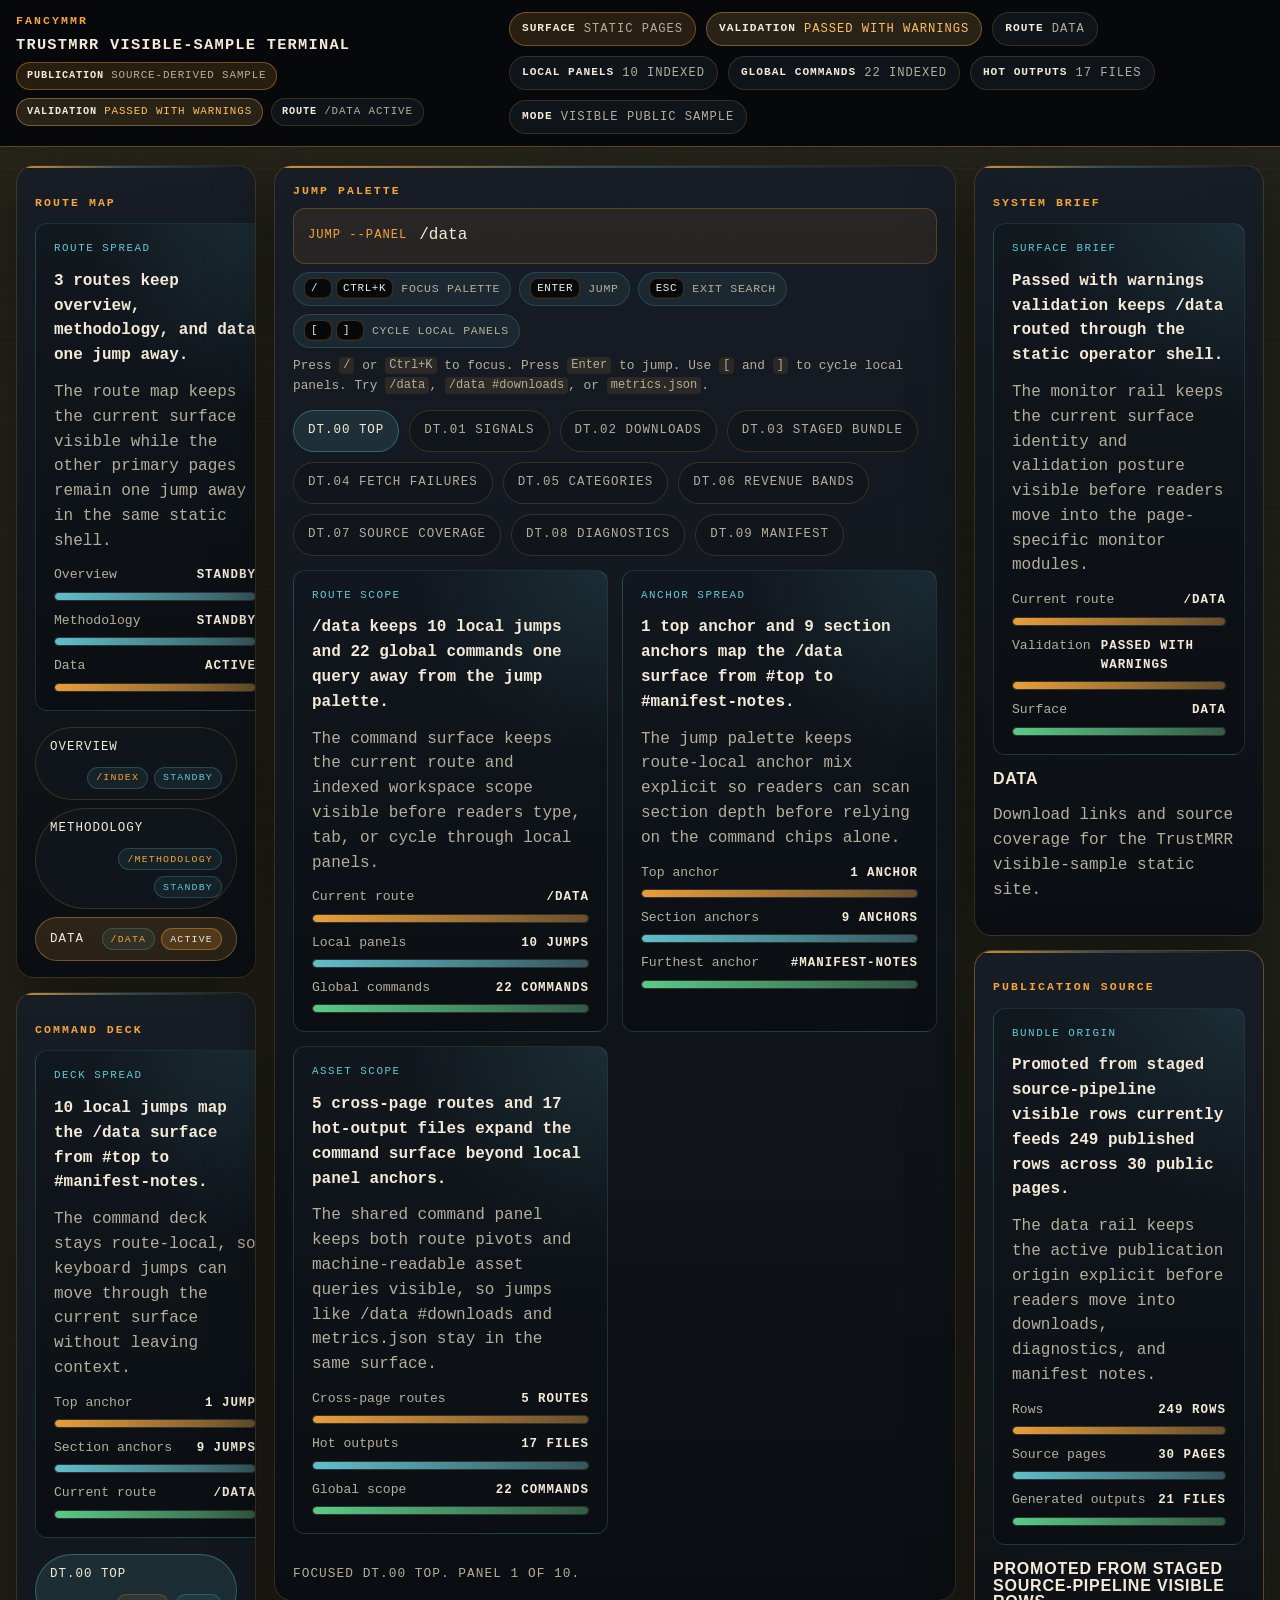
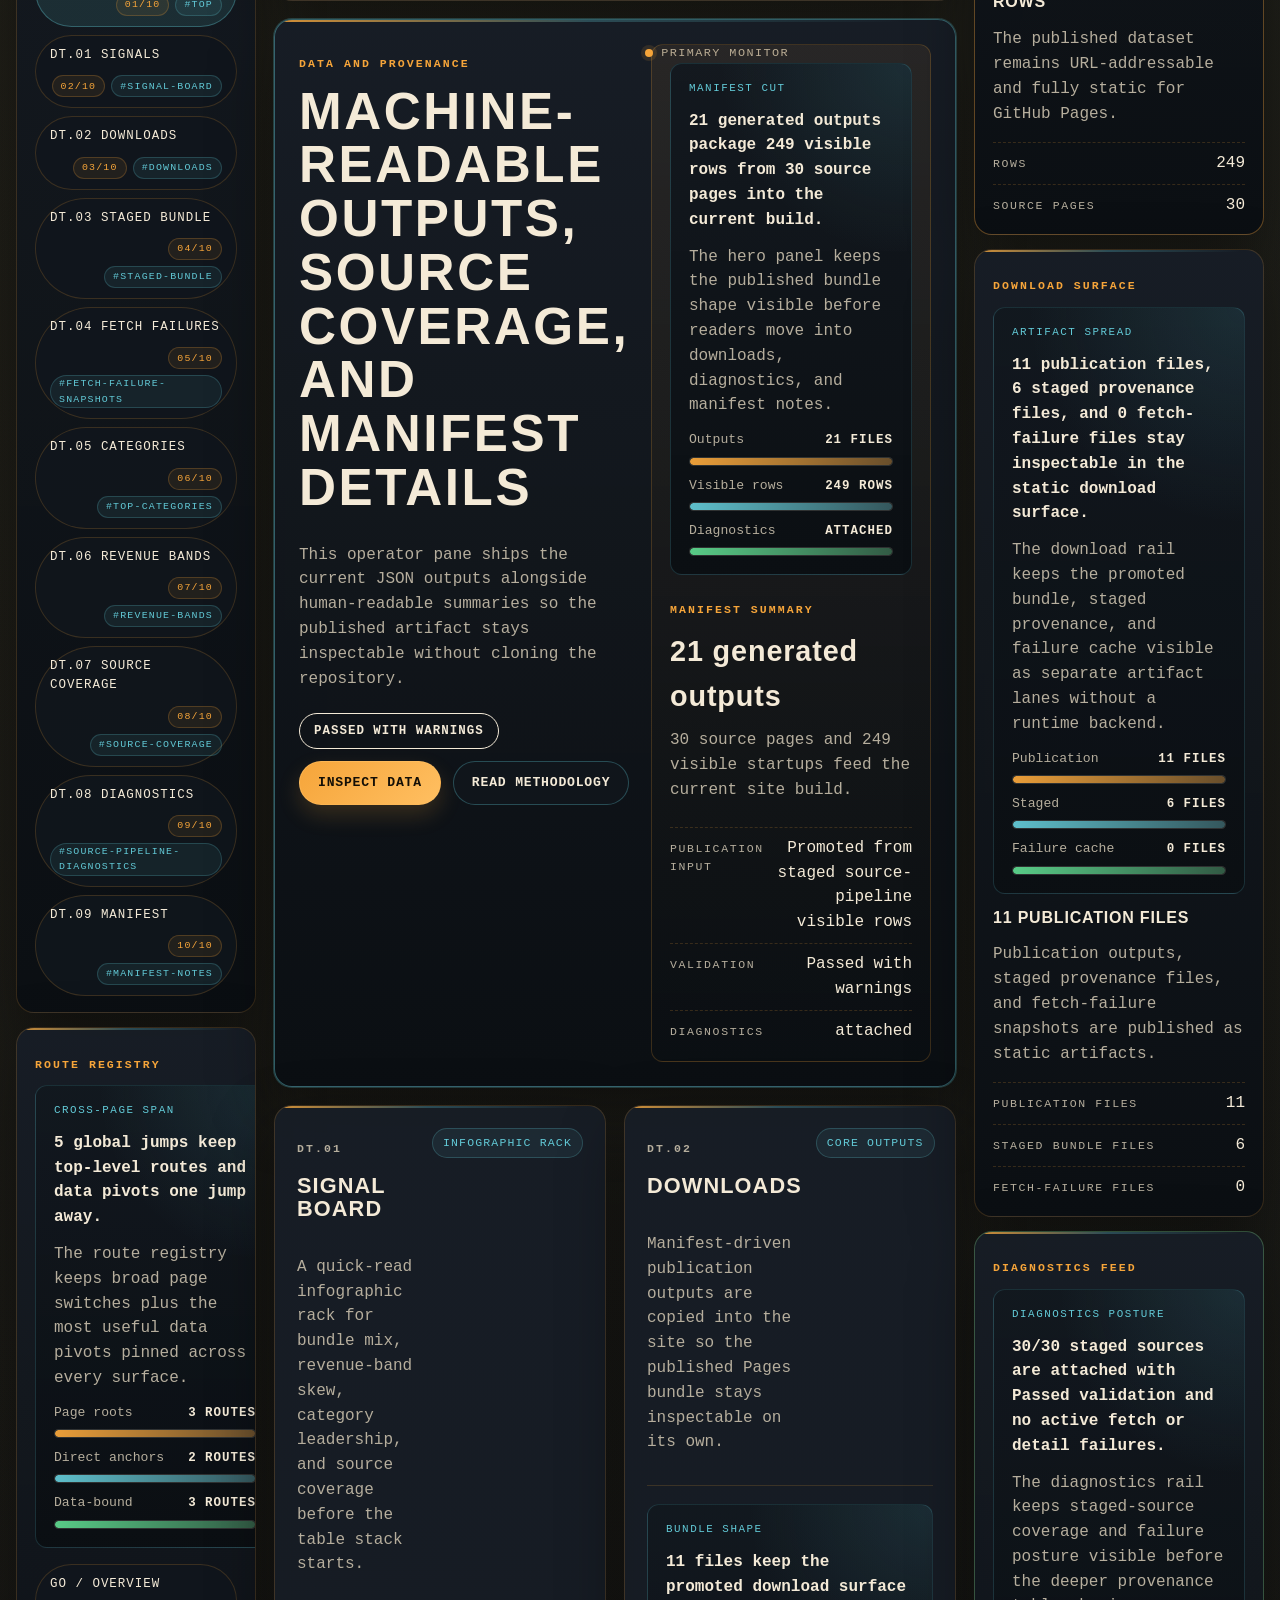
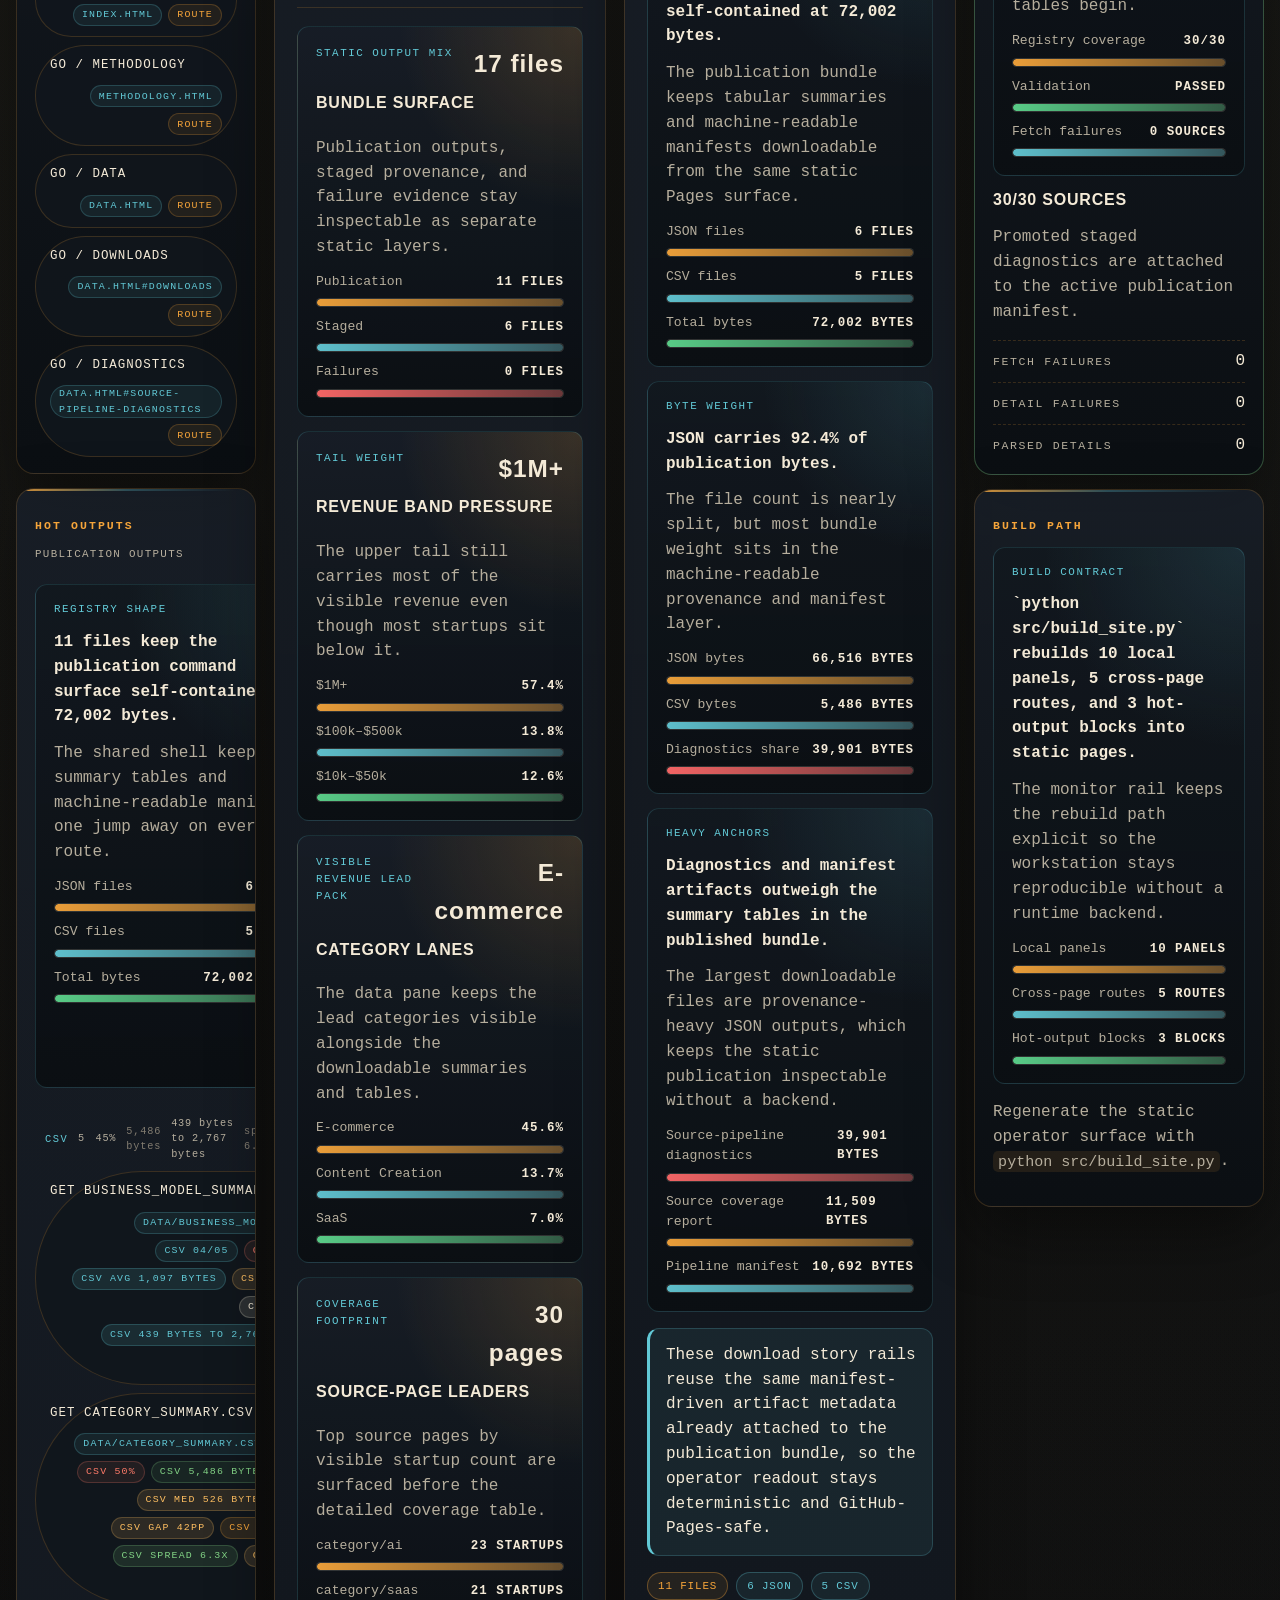
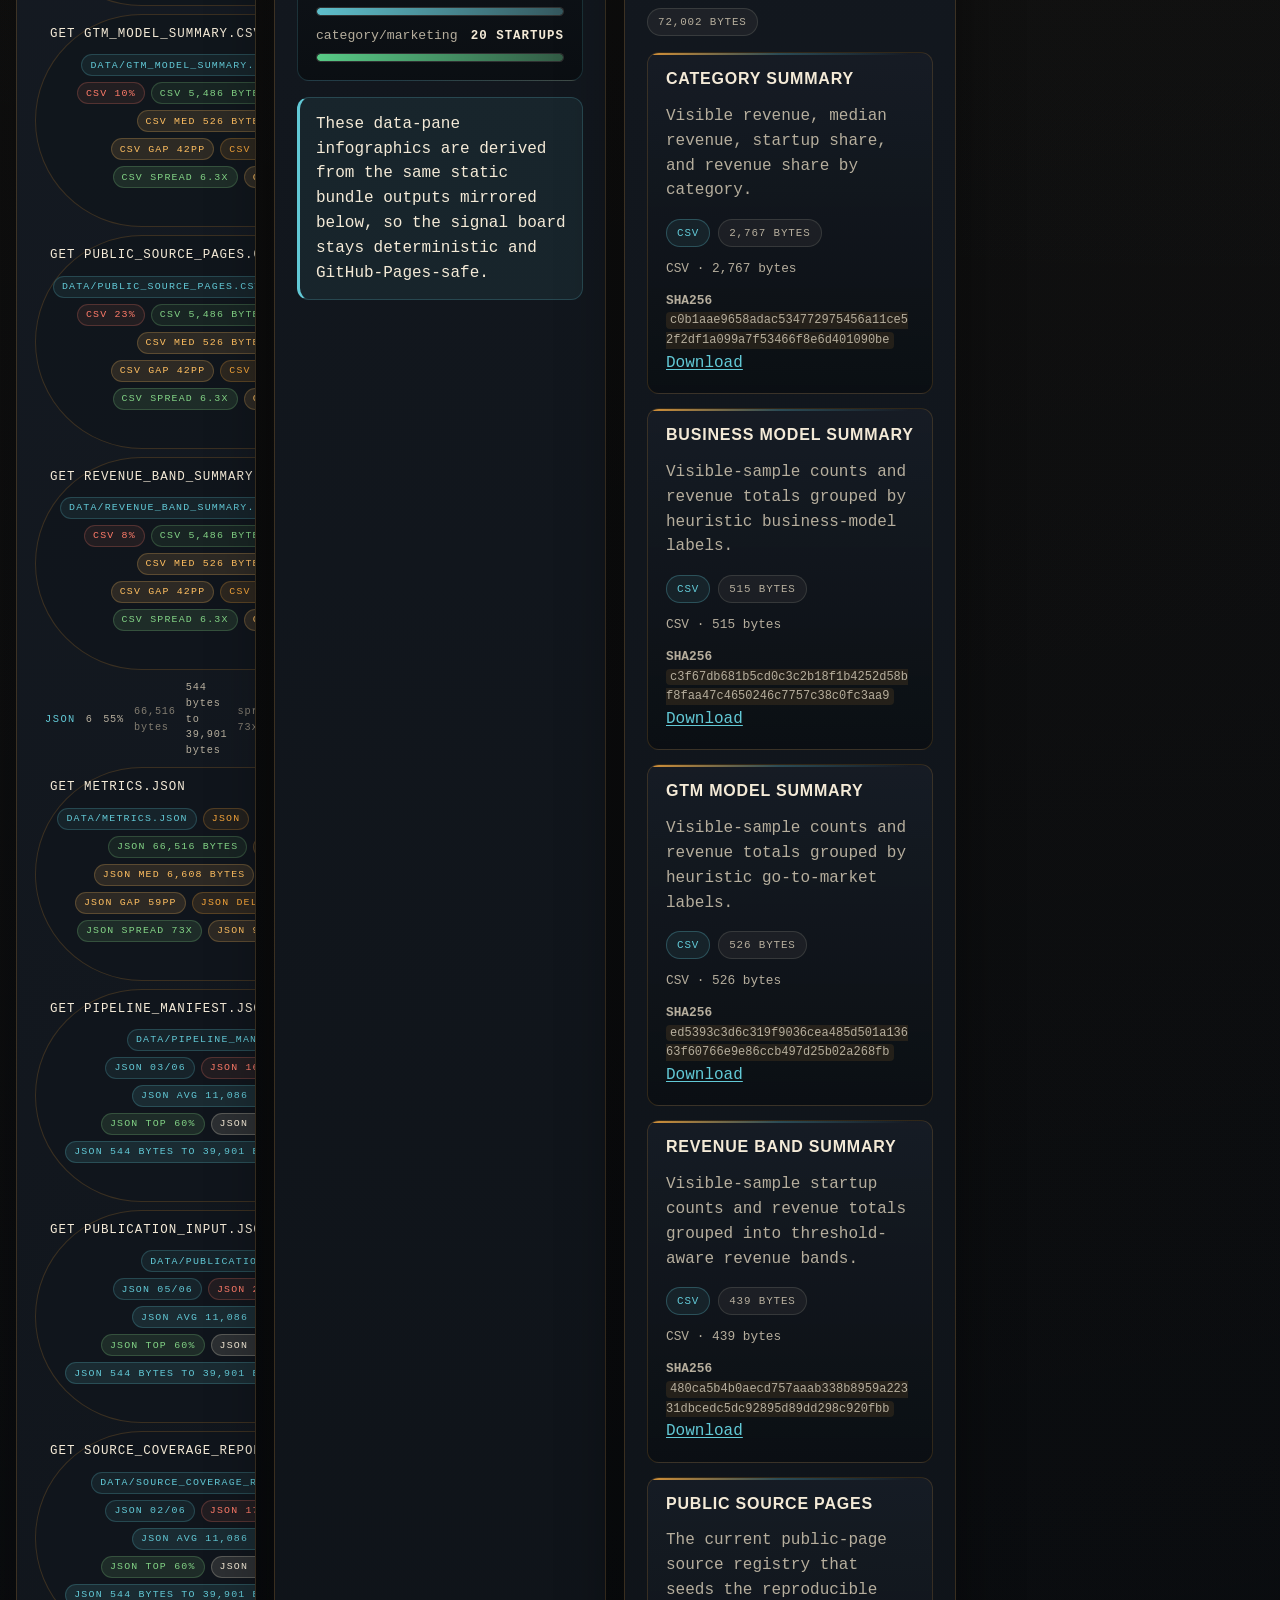
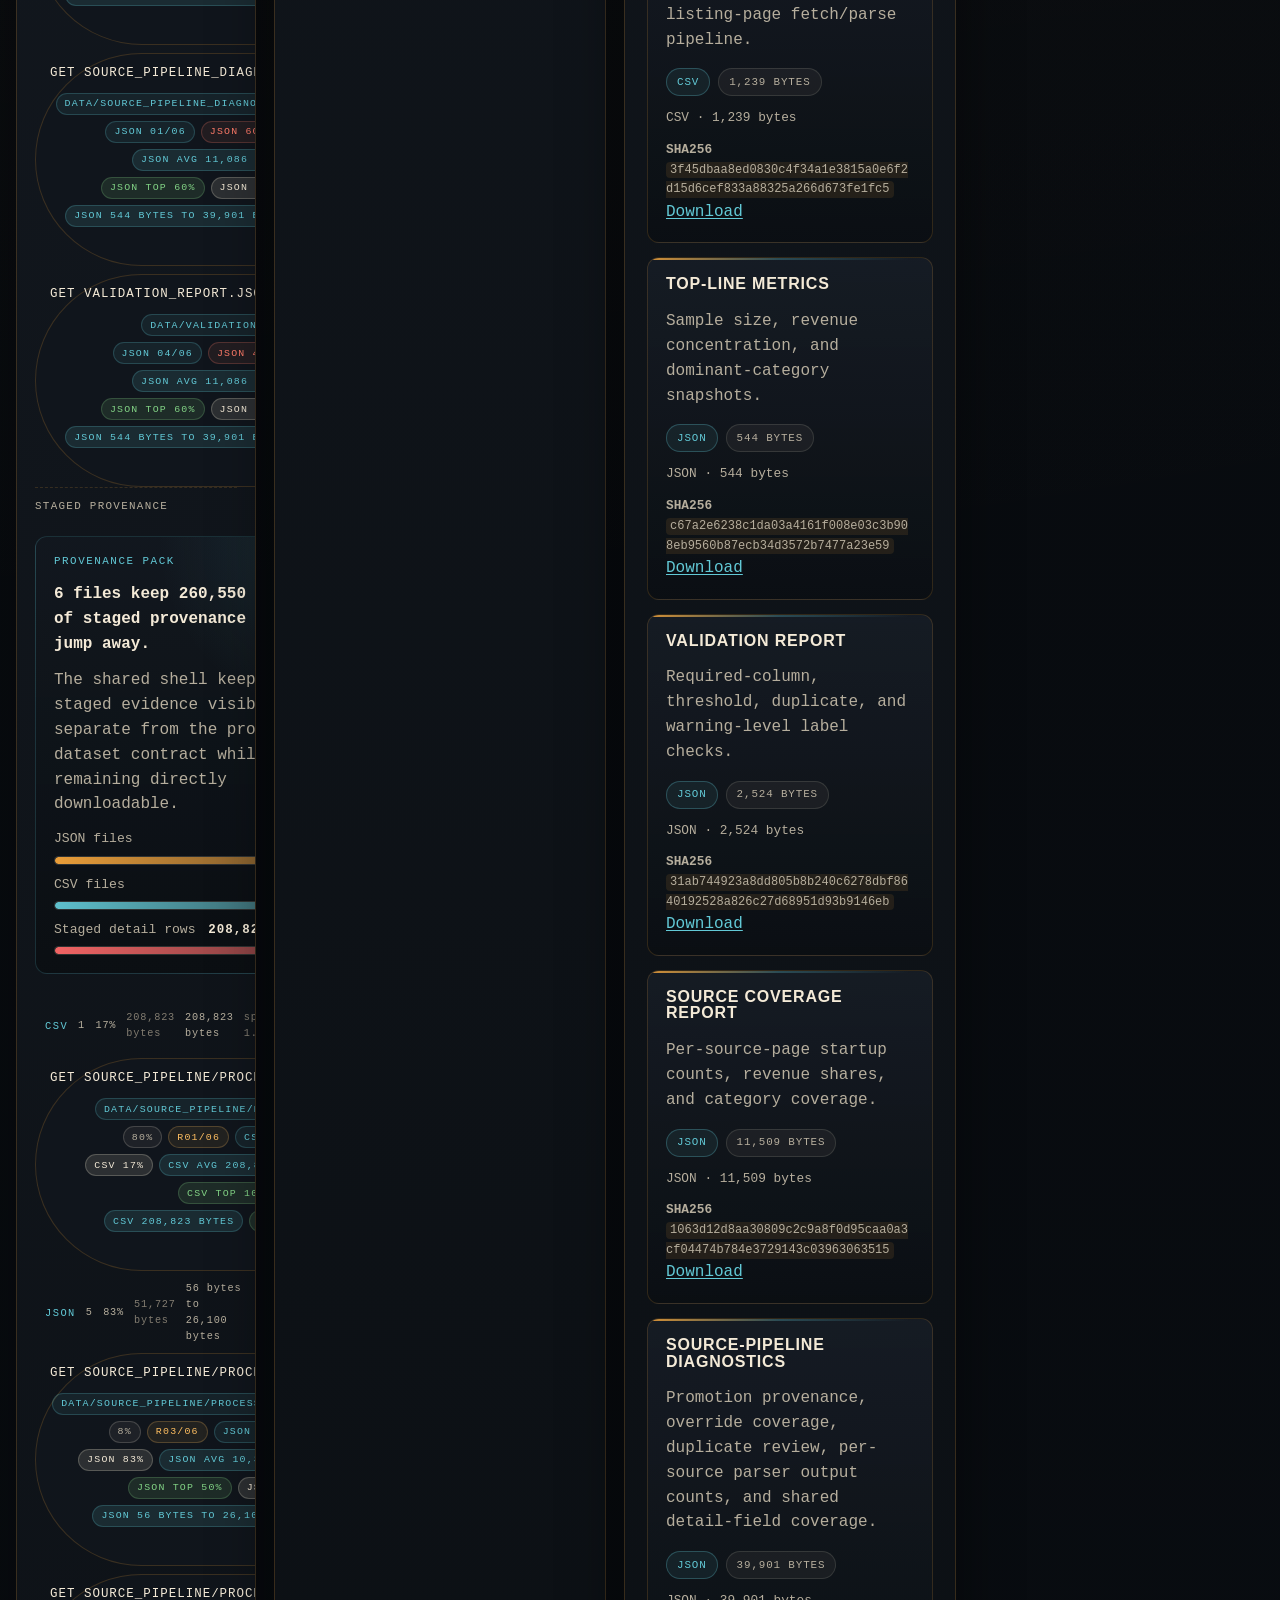
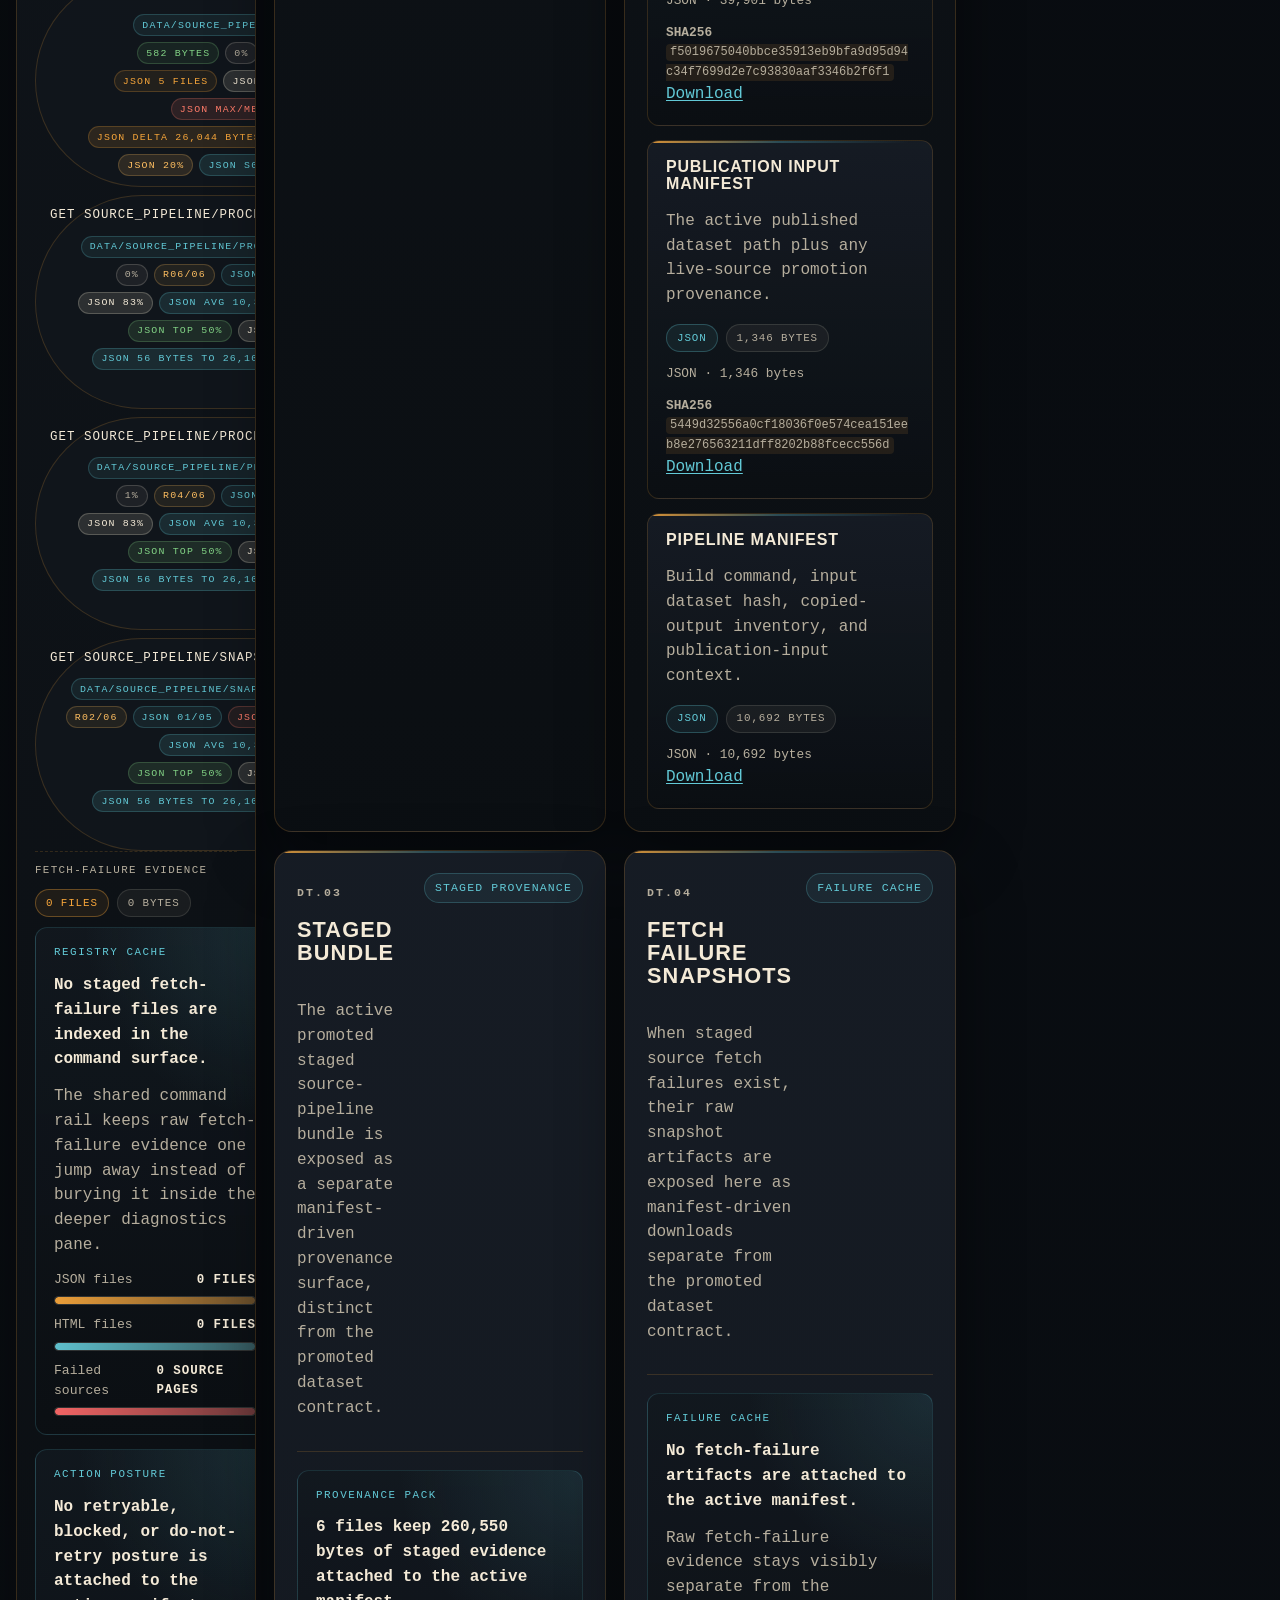
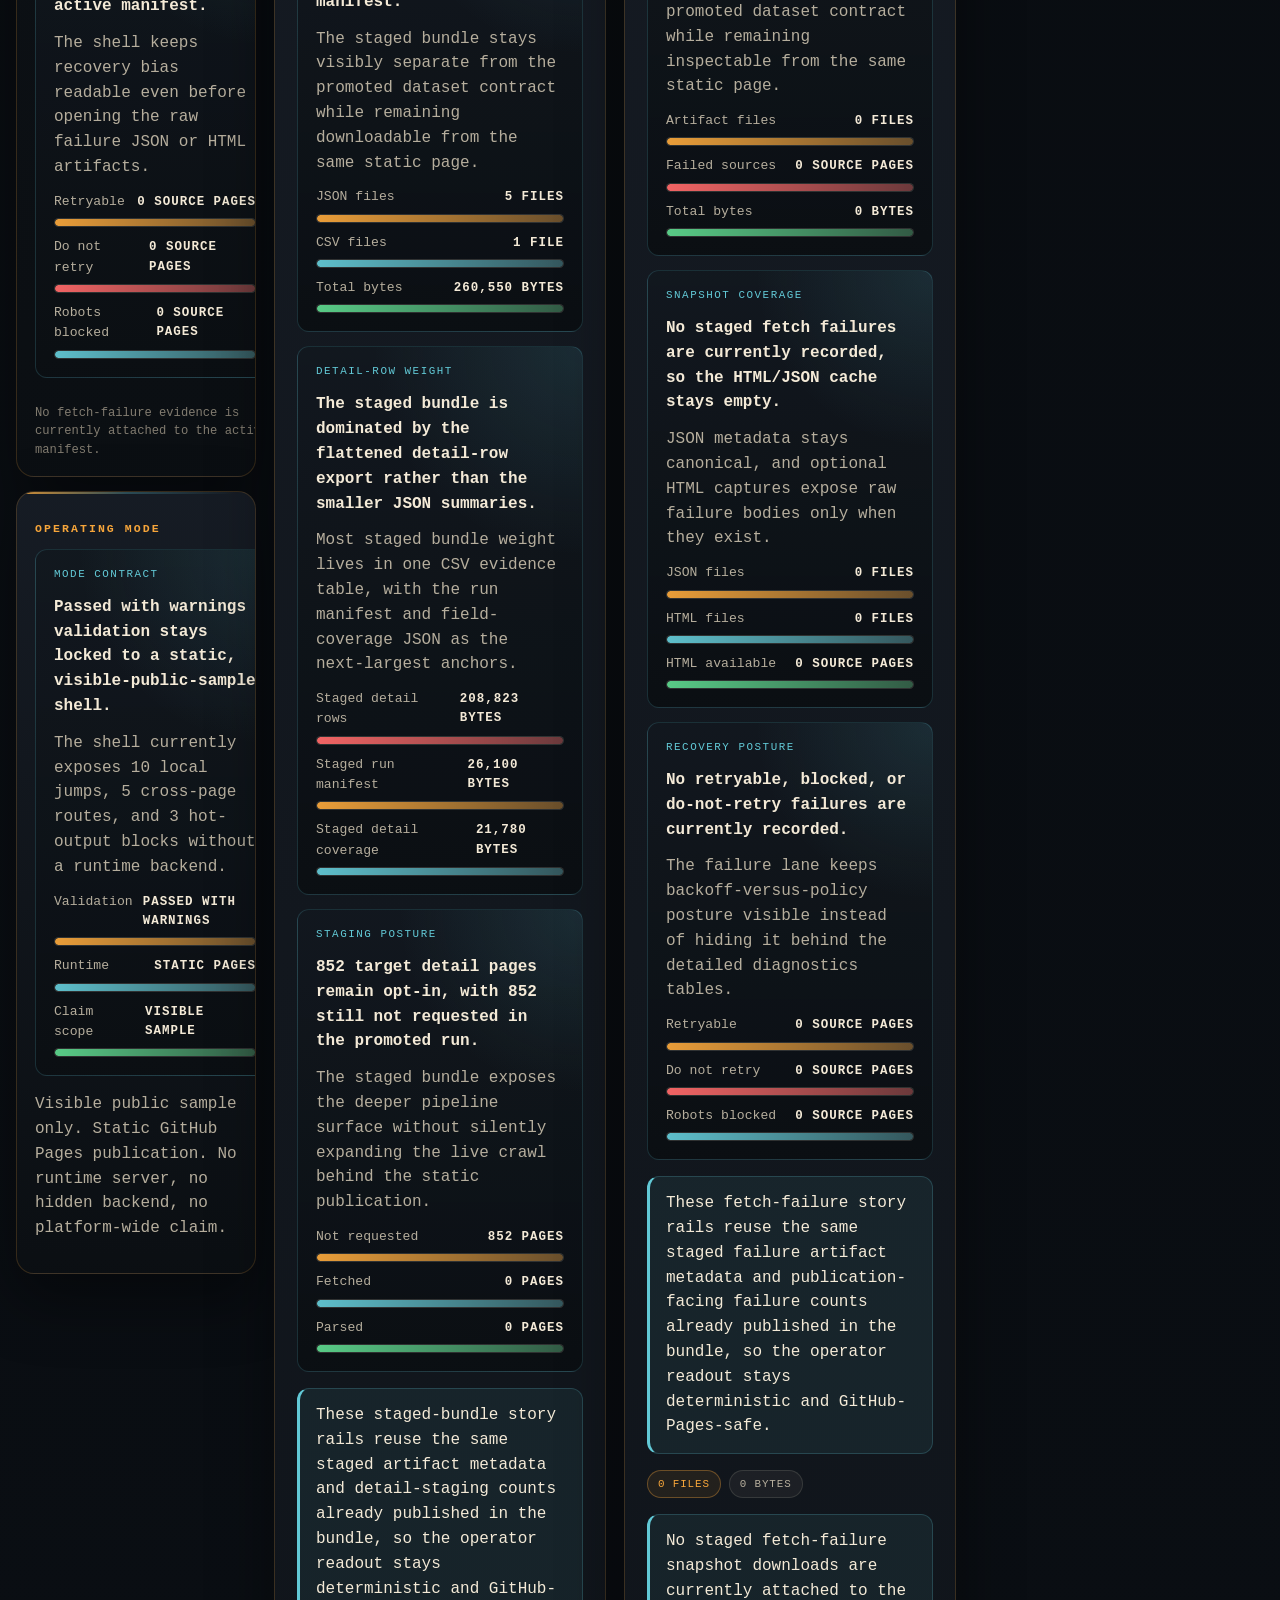
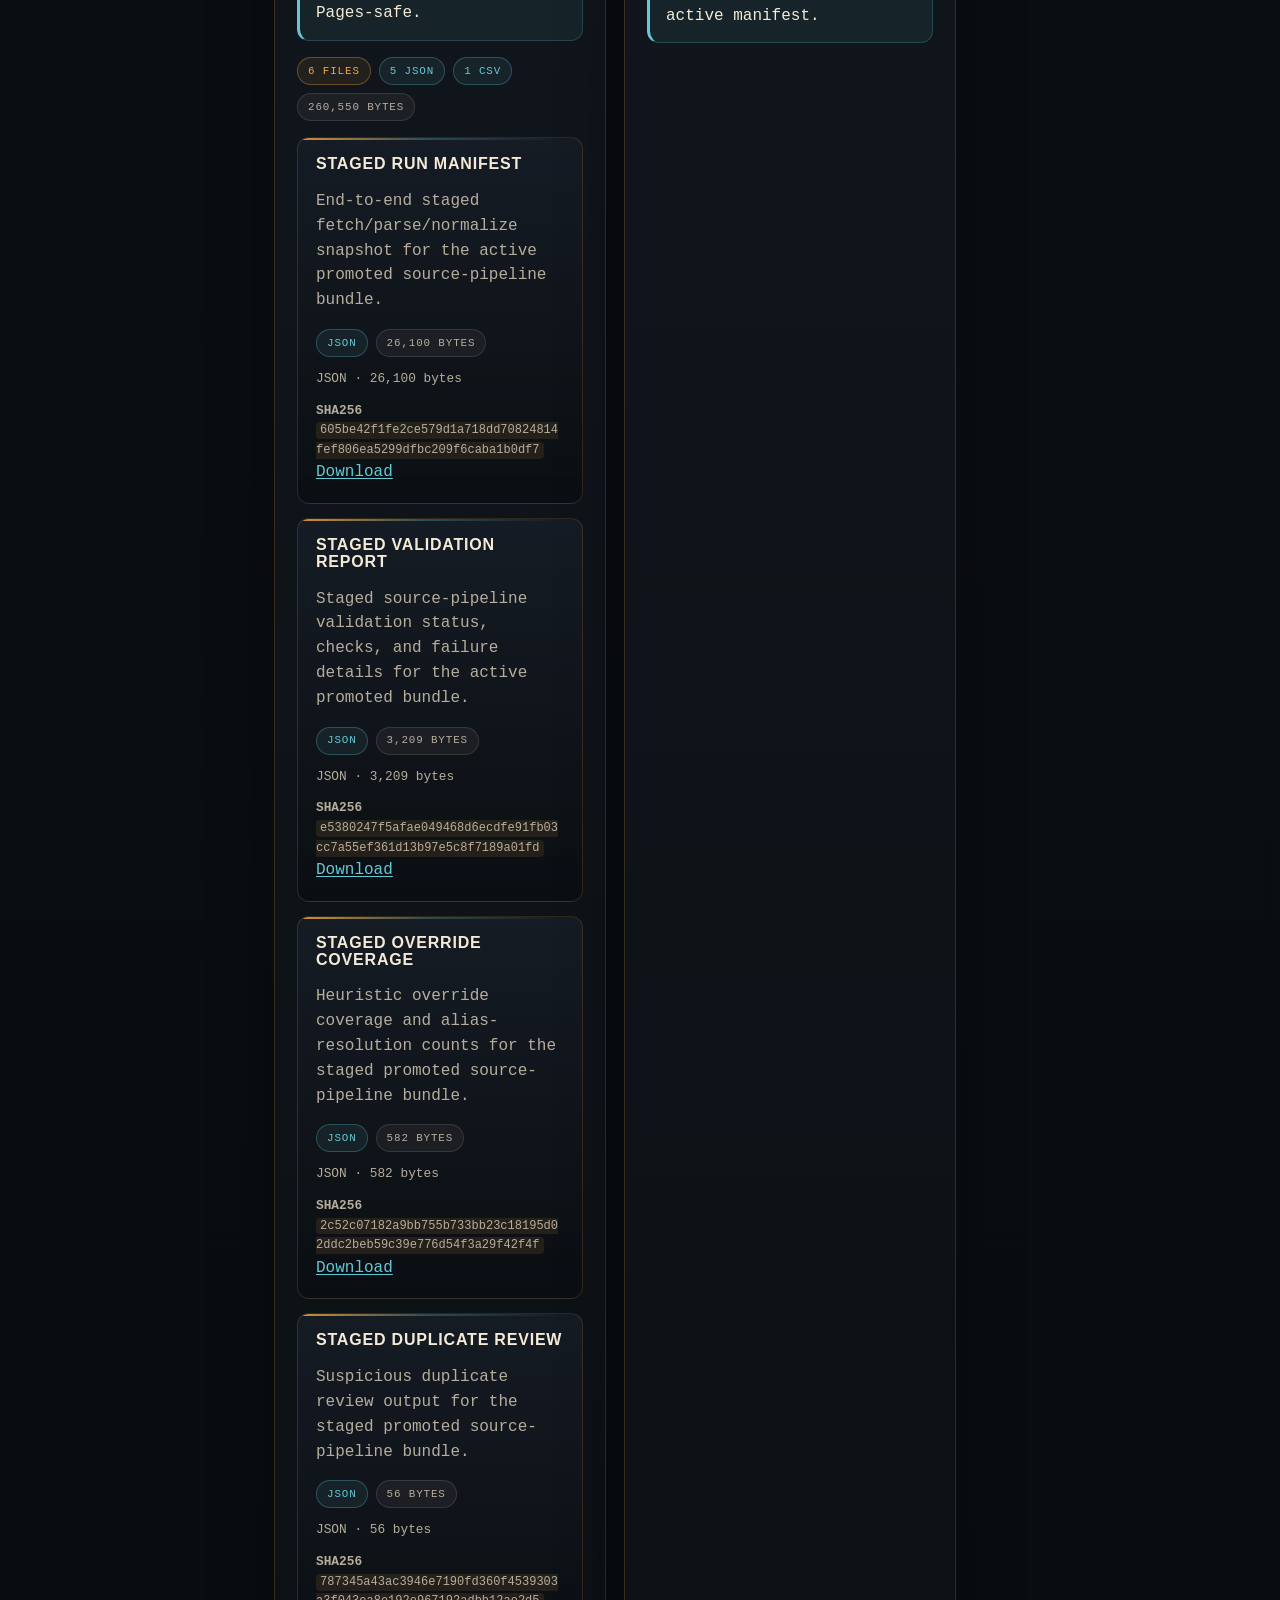
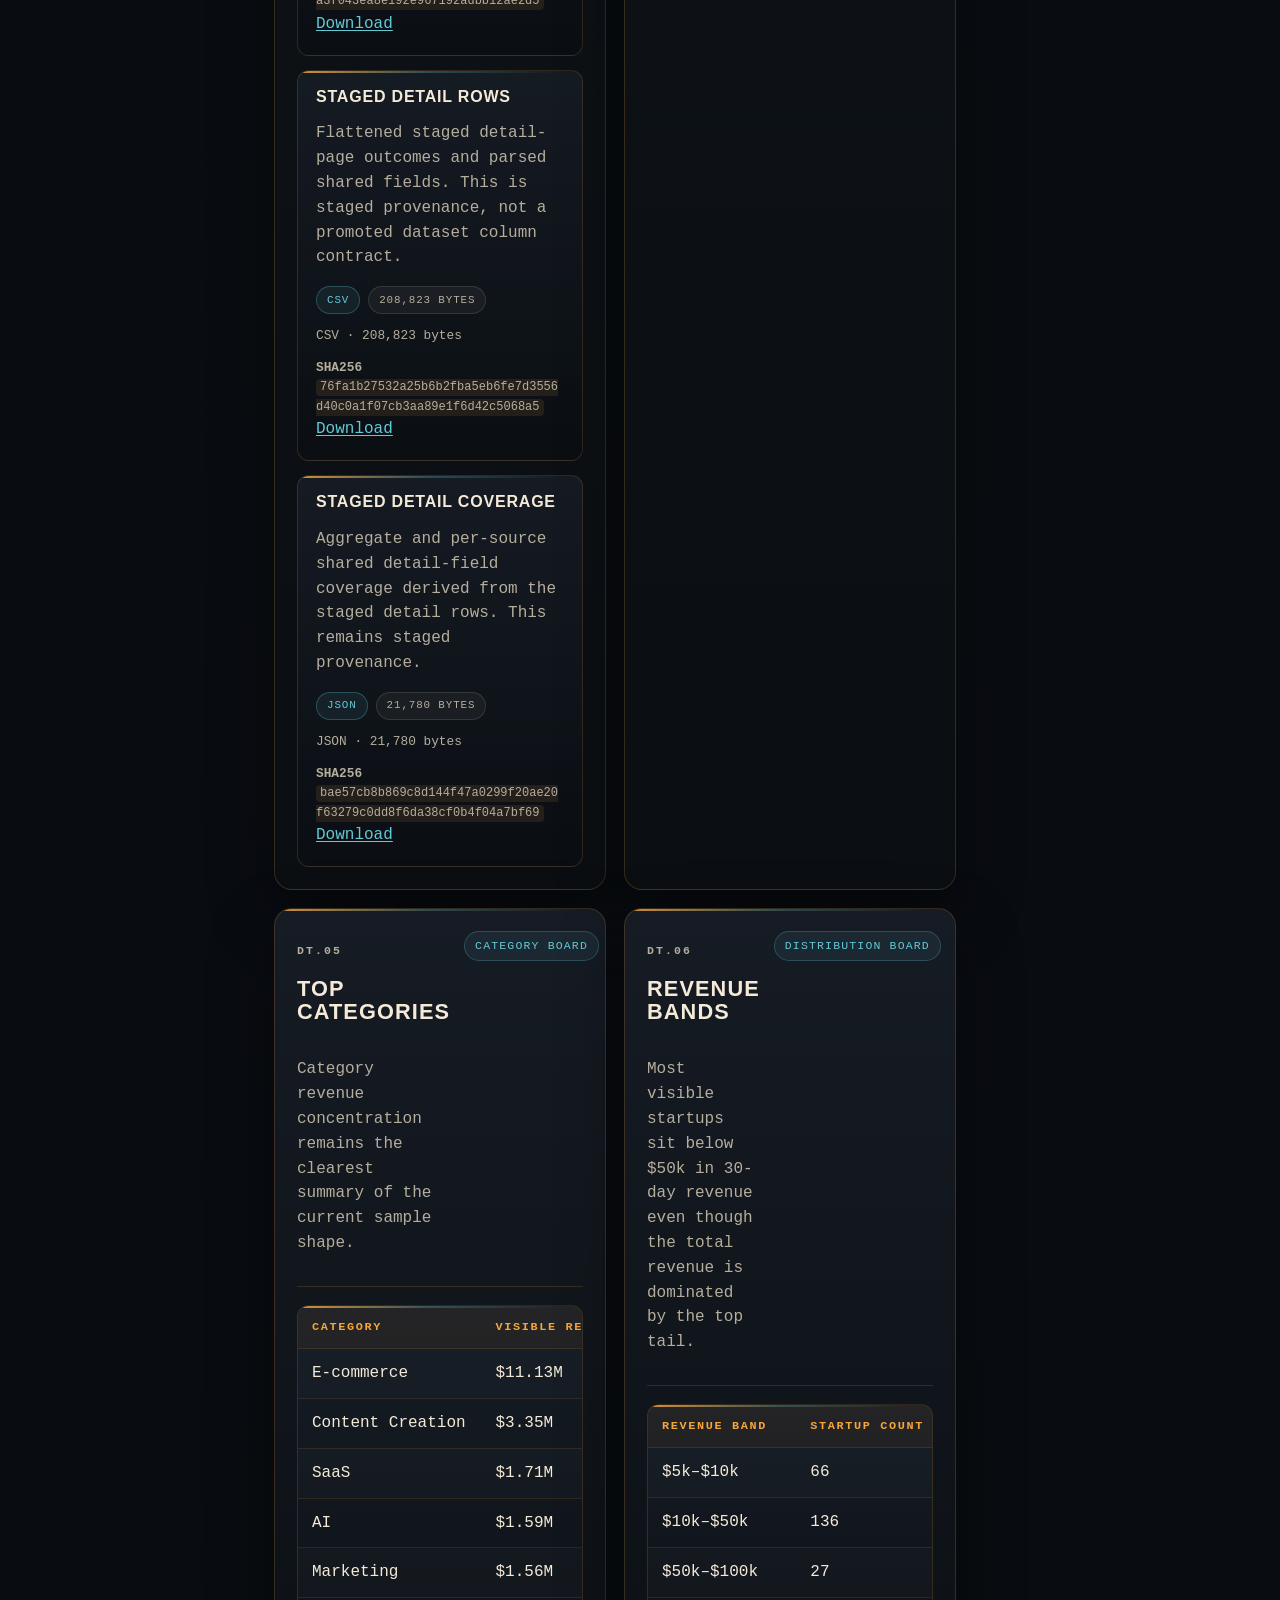
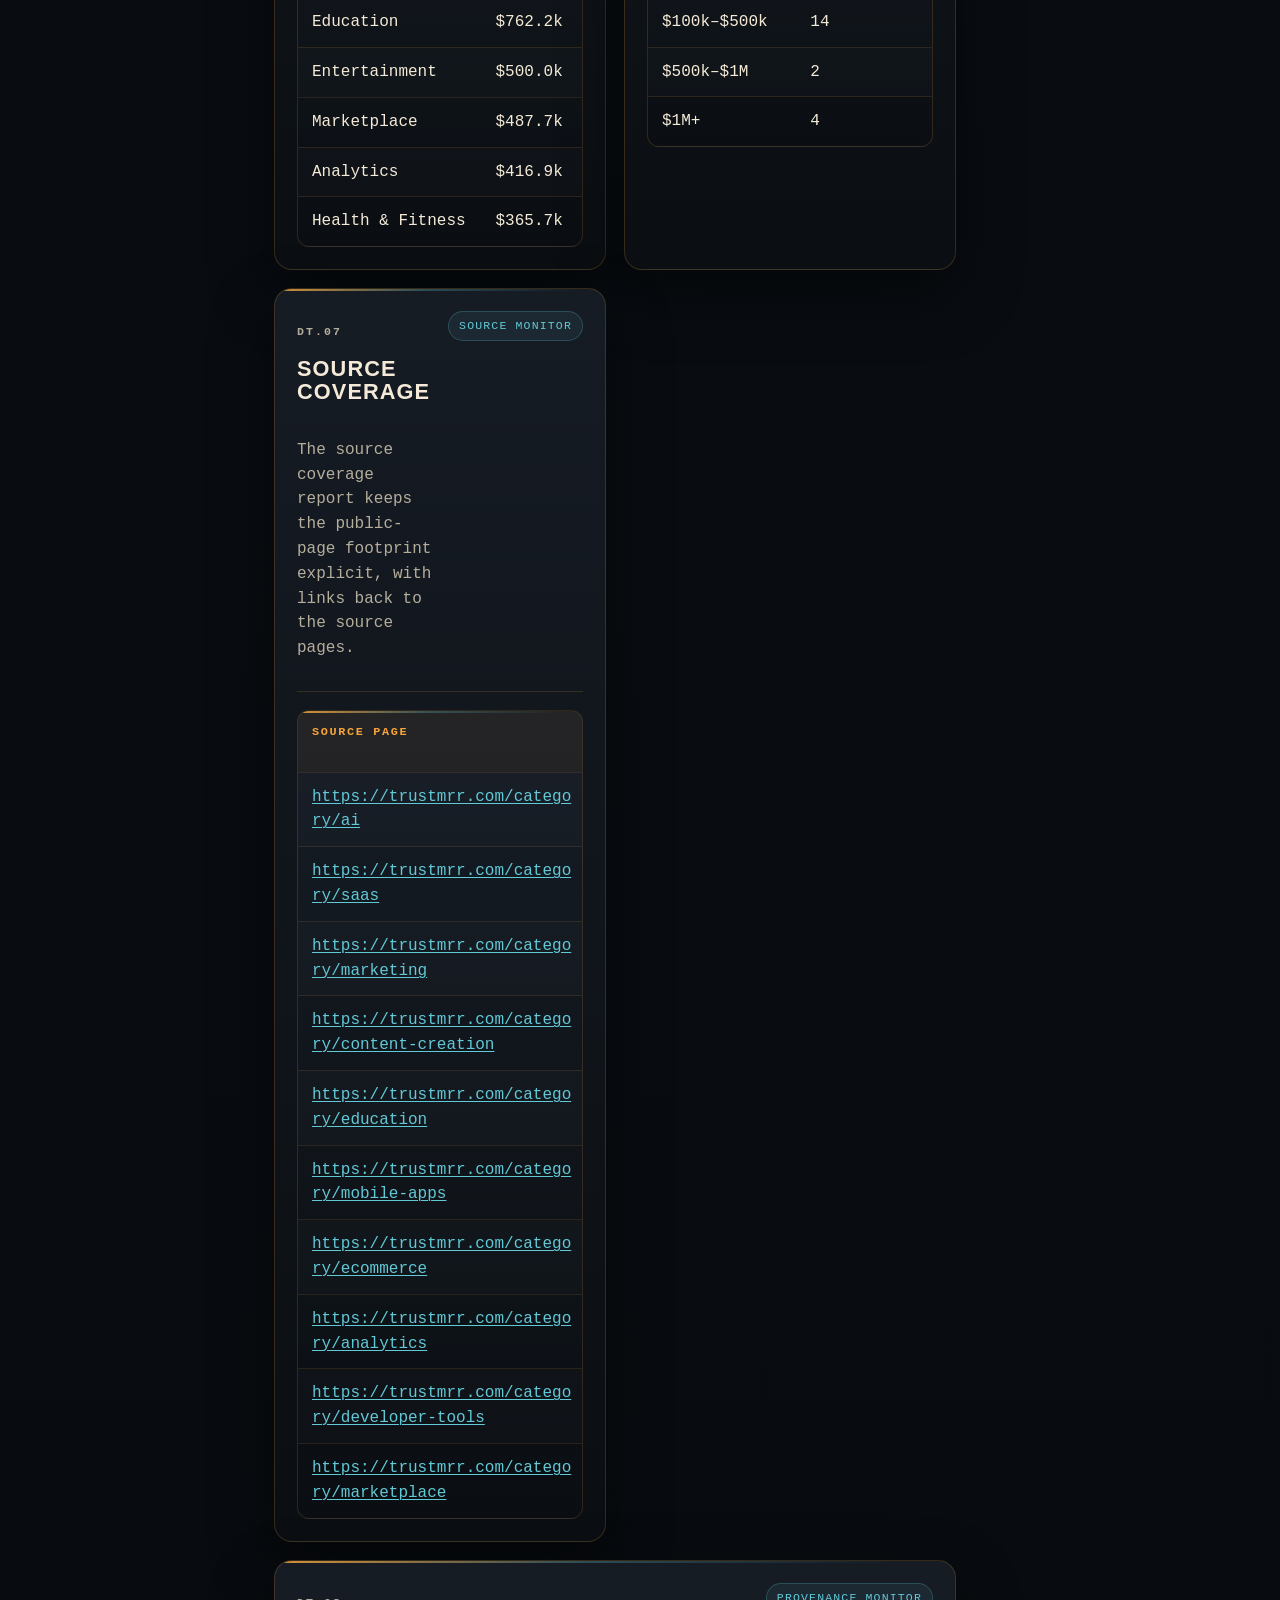
<file: site/data.html>
<!doctype html>
<html lang="en">
<head>
  <meta charset="utf-8">
  <meta http-equiv="Content-Security-Policy" content="default-src &#x27;self&#x27;; img-src &#x27;self&#x27; data:; object-src &#x27;none&#x27;; base-uri &#x27;self&#x27;; form-action &#x27;self&#x27;">
  <meta http-equiv="Referrer-Policy" content="no-referrer, strict-origin-when-cross-origin">
  <meta name="viewport" content="width=device-width, initial-scale=1">
  <title>Data | TrustMRR visible sample</title>
  <meta name="description" content="Download links and source coverage for the TrustMRR visible-sample static site.">
  <link rel="stylesheet" href="assets/site.css">
  <script defer src="assets/site.js"></script>
</head>
<body class="page-data">
  <a class="skip-link" href="#workspace-main">Skip to workspace</a>
  <div class="page-backdrop"></div>
  <header class="command-strip">
    <div class="site-shell command-strip-inner">
      <a class="brand" href="index.html">
        <span class="brand-kicker">fancyMMR</span>
        <span class="brand-title">TrustMRR visible-sample terminal</span>
        <span class="brand-status" aria-label="Header status"><span class="brand-badge brand-badge-accent"><strong>Publication</strong><span>Source-derived sample</span></span><span class="brand-badge is-warning"><strong>Validation</strong><span>Passed with warnings</span></span><span class="brand-badge"><strong>Route</strong><span>/data active</span></span></span>
      </a>
      <div class="ticker-strip" aria-label="Workspace status">
        <span class="shell-pill shell-pill-accent"><strong>surface</strong><span>static pages</span></span><span class="shell-pill is-warning"><strong>validation</strong><span>Passed with warnings</span></span><span class="shell-pill"><strong>route</strong><span>data</span></span><span class="shell-pill"><strong>local panels</strong><span>10 indexed</span></span><span class="shell-pill"><strong>global commands</strong><span>22 indexed</span></span><span class="shell-pill"><strong>hot outputs</strong><span>17 files</span></span><span class="shell-pill"><strong>mode</strong><span>visible public sample</span></span>
      </div>
    </div>
  </header>
  <div class="site-shell workstation">
    <aside class="control-rail" aria-label="Command rail">
      <section class="rail-module">
        <p class="rail-kicker">Route map</p>
        <div class="annotation-rail-grid">
<aside class="chart-annotation-rail chart-annotation-rail-standalone">
  <p class="chart-annotation-kicker">Route spread</p>
  <h4>3 routes keep overview, methodology, and data one jump away.</h4>
  <p class="chart-annotation-note">The route map keeps the current surface visible while the other primary pages remain one jump away in the same static shell.</p>
  <div class="chart-annotation-stack">
    
<div class="infographic-meter">
  <div class="infographic-meter-head">
    <span>Overview</span>
    <strong>standby</strong>
  </div>
  <div class="infographic-track" aria-hidden="true">
    <span class="infographic-fill tone-cyan" style="width: 42.0%"></span>
  </div>
</div>

<div class="infographic-meter">
  <div class="infographic-meter-head">
    <span>Methodology</span>
    <strong>standby</strong>
  </div>
  <div class="infographic-track" aria-hidden="true">
    <span class="infographic-fill tone-cyan" style="width: 42.0%"></span>
  </div>
</div>

<div class="infographic-meter">
  <div class="infographic-meter-head">
    <span>Data</span>
    <strong>active</strong>
  </div>
  <div class="infographic-track" aria-hidden="true">
    <span class="infographic-fill tone-accent" style="width: 100.0%"></span>
  </div>
</div>

  </div>
</aside>
</div>
        <nav class="nav-links" aria-label="Primary">
          <a class="nav-link" href="index.html"><span class="nav-link-label">Overview</span><span class="nav-link-meta"><span class="nav-link-badge nav-link-badge-route">/index</span><span class="nav-link-badge is-standby">standby</span></span></a><a class="nav-link" href="methodology.html"><span class="nav-link-label">Methodology</span><span class="nav-link-meta"><span class="nav-link-badge nav-link-badge-route">/methodology</span><span class="nav-link-badge is-standby">standby</span></span></a><a class="nav-link is-active" href="data.html" aria-current="page"><span class="nav-link-label">Data</span><span class="nav-link-meta"><span class="nav-link-badge nav-link-badge-route">/data</span><span class="nav-link-badge is-active">active</span></span></a>
        </nav>
      </section>
      <section class="rail-module">
        <p class="rail-kicker">Command deck</p>
        <div class="annotation-rail-grid">
<aside class="chart-annotation-rail chart-annotation-rail-standalone">
  <p class="chart-annotation-kicker">Deck spread</p>
  <h4>10 local jumps map the /data surface from #top to #manifest-notes.</h4>
  <p class="chart-annotation-note">The command deck stays route-local, so keyboard jumps can move through the current surface without leaving context.</p>
  <div class="chart-annotation-stack">
    
<div class="infographic-meter">
  <div class="infographic-meter-head">
    <span>Top anchor</span>
    <strong>1 jump</strong>
  </div>
  <div class="infographic-track" aria-hidden="true">
    <span class="infographic-fill tone-accent" style="width: 10.0%"></span>
  </div>
</div>

<div class="infographic-meter">
  <div class="infographic-meter-head">
    <span>Section anchors</span>
    <strong>9 jumps</strong>
  </div>
  <div class="infographic-track" aria-hidden="true">
    <span class="infographic-fill tone-cyan" style="width: 90.0%"></span>
  </div>
</div>

<div class="infographic-meter">
  <div class="infographic-meter-head">
    <span>Current route</span>
    <strong>/data</strong>
  </div>
  <div class="infographic-track" aria-hidden="true">
    <span class="infographic-fill tone-green" style="width: 100.0%"></span>
  </div>
</div>

  </div>
</aside>
</div>
        <nav class="rail-command-links" aria-label="Page panels">
          <a class="rail-command-link command-deck-link" href="#top" data-command-label="DT.00 Top" data-command-target="#top" data-command-kind="panel" data-command-query="/data" data-command-terms="DT.00 Top #top panel section data"><span class="command-deck-label">DT.00 Top</span><span class="command-deck-meta"><span class="command-deck-badge command-deck-badge-order">01/10</span><span class="command-deck-badge command-deck-badge-anchor">#top</span></span></a><a class="rail-command-link command-deck-link" href="#signal-board" data-command-label="DT.01 Signals" data-command-target="#signal-board" data-command-kind="panel" data-command-query="/data #signal-board" data-command-terms="DT.01 Signals #signal-board panel section data"><span class="command-deck-label">DT.01 Signals</span><span class="command-deck-meta"><span class="command-deck-badge command-deck-badge-order">02/10</span><span class="command-deck-badge command-deck-badge-anchor">#signal-board</span></span></a><a class="rail-command-link command-deck-link" href="#downloads" data-command-label="DT.02 Downloads" data-command-target="#downloads" data-command-kind="panel" data-command-query="/data #downloads" data-command-terms="DT.02 Downloads #downloads panel section data"><span class="command-deck-label">DT.02 Downloads</span><span class="command-deck-meta"><span class="command-deck-badge command-deck-badge-order">03/10</span><span class="command-deck-badge command-deck-badge-anchor">#downloads</span></span></a><a class="rail-command-link command-deck-link" href="#staged-bundle" data-command-label="DT.03 Staged bundle" data-command-target="#staged-bundle" data-command-kind="panel" data-command-query="/data #staged-bundle" data-command-terms="DT.03 Staged bundle #staged-bundle panel section data"><span class="command-deck-label">DT.03 Staged bundle</span><span class="command-deck-meta"><span class="command-deck-badge command-deck-badge-order">04/10</span><span class="command-deck-badge command-deck-badge-anchor">#staged-bundle</span></span></a><a class="rail-command-link command-deck-link" href="#fetch-failure-snapshots" data-command-label="DT.04 Fetch failures" data-command-target="#fetch-failure-snapshots" data-command-kind="panel" data-command-query="/data #fetch-failure-snapshots" data-command-terms="DT.04 Fetch failures #fetch-failure-snapshots panel section data"><span class="command-deck-label">DT.04 Fetch failures</span><span class="command-deck-meta"><span class="command-deck-badge command-deck-badge-order">05/10</span><span class="command-deck-badge command-deck-badge-anchor">#fetch-failure-snapshots</span></span></a><a class="rail-command-link command-deck-link" href="#top-categories" data-command-label="DT.05 Categories" data-command-target="#top-categories" data-command-kind="panel" data-command-query="/data #top-categories" data-command-terms="DT.05 Categories #top-categories panel section data"><span class="command-deck-label">DT.05 Categories</span><span class="command-deck-meta"><span class="command-deck-badge command-deck-badge-order">06/10</span><span class="command-deck-badge command-deck-badge-anchor">#top-categories</span></span></a><a class="rail-command-link command-deck-link" href="#revenue-bands" data-command-label="DT.06 Revenue bands" data-command-target="#revenue-bands" data-command-kind="panel" data-command-query="/data #revenue-bands" data-command-terms="DT.06 Revenue bands #revenue-bands panel section data"><span class="command-deck-label">DT.06 Revenue bands</span><span class="command-deck-meta"><span class="command-deck-badge command-deck-badge-order">07/10</span><span class="command-deck-badge command-deck-badge-anchor">#revenue-bands</span></span></a><a class="rail-command-link command-deck-link" href="#source-coverage" data-command-label="DT.07 Source coverage" data-command-target="#source-coverage" data-command-kind="panel" data-command-query="/data #source-coverage" data-command-terms="DT.07 Source coverage #source-coverage panel section data"><span class="command-deck-label">DT.07 Source coverage</span><span class="command-deck-meta"><span class="command-deck-badge command-deck-badge-order">08/10</span><span class="command-deck-badge command-deck-badge-anchor">#source-coverage</span></span></a><a class="rail-command-link command-deck-link" href="#source-pipeline-diagnostics" data-command-label="DT.08 Diagnostics" data-command-target="#source-pipeline-diagnostics" data-command-kind="panel" data-command-query="/data #source-pipeline-diagnostics" data-command-terms="DT.08 Diagnostics #source-pipeline-diagnostics panel section data"><span class="command-deck-label">DT.08 Diagnostics</span><span class="command-deck-meta"><span class="command-deck-badge command-deck-badge-order">09/10</span><span class="command-deck-badge command-deck-badge-anchor">#source-pipeline-diagnostics</span></span></a><a class="rail-command-link command-deck-link" href="#manifest-notes" data-command-label="DT.09 Manifest" data-command-target="#manifest-notes" data-command-kind="panel" data-command-query="/data #manifest-notes" data-command-terms="DT.09 Manifest #manifest-notes panel section data"><span class="command-deck-label">DT.09 Manifest</span><span class="command-deck-meta"><span class="command-deck-badge command-deck-badge-order">10/10</span><span class="command-deck-badge command-deck-badge-anchor">#manifest-notes</span></span></a>
        </nav>
      </section>
      <section class="rail-module">
        <p class="rail-kicker">Route registry</p>
        <div class="annotation-rail-grid">
<aside class="chart-annotation-rail chart-annotation-rail-standalone">
  <p class="chart-annotation-kicker">Cross-page span</p>
  <h4>5 global jumps keep top-level routes and data pivots one jump away.</h4>
  <p class="chart-annotation-note">The route registry keeps broad page switches plus the most useful data pivots pinned across every surface.</p>
  <div class="chart-annotation-stack">
    
<div class="infographic-meter">
  <div class="infographic-meter-head">
    <span>Page roots</span>
    <strong>3 routes</strong>
  </div>
  <div class="infographic-track" aria-hidden="true">
    <span class="infographic-fill tone-accent" style="width: 60.0%"></span>
  </div>
</div>

<div class="infographic-meter">
  <div class="infographic-meter-head">
    <span>Direct anchors</span>
    <strong>2 routes</strong>
  </div>
  <div class="infographic-track" aria-hidden="true">
    <span class="infographic-fill tone-cyan" style="width: 40.0%"></span>
  </div>
</div>

<div class="infographic-meter">
  <div class="infographic-meter-head">
    <span>Data-bound</span>
    <strong>3 routes</strong>
  </div>
  <div class="infographic-track" aria-hidden="true">
    <span class="infographic-fill tone-green" style="width: 60.0%"></span>
  </div>
</div>

  </div>
</aside>
</div>
        <nav class="rail-command-links" aria-label="Cross-page routes">
          <a class="rail-command-link route-registry-link" href="index.html" data-command-label="GO / Overview" data-command-target="index.html" data-command-kind="route" data-command-query="/index" data-command-terms="overview home index route summary"><span class="route-registry-label">GO / Overview</span><span class="route-registry-meta"><span class="route-registry-badge route-registry-badge-target">index.html</span><span class="route-registry-badge route-registry-badge-kind">route</span></span></a><a class="rail-command-link route-registry-link" href="methodology.html" data-command-label="GO / Methodology" data-command-target="methodology.html" data-command-kind="route" data-command-query="/methodology" data-command-terms="methodology caveats validation notes route"><span class="route-registry-label">GO / Methodology</span><span class="route-registry-meta"><span class="route-registry-badge route-registry-badge-target">methodology.html</span><span class="route-registry-badge route-registry-badge-kind">route</span></span></a><a class="rail-command-link route-registry-link" href="data.html" data-command-label="GO / Data" data-command-target="data.html" data-command-kind="route" data-command-query="/data" data-command-terms="data downloads diagnostics route provenance"><span class="route-registry-label">GO / Data</span><span class="route-registry-meta"><span class="route-registry-badge route-registry-badge-target">data.html</span><span class="route-registry-badge route-registry-badge-kind">route</span></span></a><a class="rail-command-link route-registry-link" href="data.html#downloads" data-command-label="GO / Downloads" data-command-target="data.html#downloads" data-command-kind="route" data-command-query="/data #downloads" data-command-terms="downloads artifacts files json bundle"><span class="route-registry-label">GO / Downloads</span><span class="route-registry-meta"><span class="route-registry-badge route-registry-badge-target">data.html#downloads</span><span class="route-registry-badge route-registry-badge-kind">route</span></span></a><a class="rail-command-link route-registry-link" href="data.html#source-pipeline-diagnostics" data-command-label="GO / Diagnostics" data-command-target="data.html#source-pipeline-diagnostics" data-command-kind="route" data-command-query="/data #source-pipeline-diagnostics" data-command-terms="diagnostics provenance source pipeline validation monitor"><span class="route-registry-label">GO / Diagnostics</span><span class="route-registry-meta"><span class="route-registry-badge route-registry-badge-target">data.html#source-pipeline-diagnostics</span><span class="route-registry-badge route-registry-badge-kind">route</span></span></a>
        </nav>
      </section>
      <section class="rail-module">
        <p class="rail-kicker">Hot outputs</p>
        
<div class="rail-command-group">
  <div class="rail-command-group-head">
    <p class="rail-command-group-title">Publication outputs</p>
    <div class="rail-command-group-meta">
      <span class="download-badge download-badge-count">11 files</span>
      <span class="download-badge download-badge-format">6 JSON</span><span class="download-badge download-badge-format">5 CSV</span>
      <span class="download-badge download-badge-meta">72,002 bytes</span>
    </div>
  </div>
  <div class="annotation-rail-grid">
<aside class="chart-annotation-rail chart-annotation-rail-standalone">
  <p class="chart-annotation-kicker">Registry shape</p>
  <h4>11 files keep the publication command surface self-contained at 72,002 bytes.</h4>
  <p class="chart-annotation-note">The shared shell keeps summary tables and machine-readable manifests one jump away on every route.</p>
  <div class="chart-annotation-stack">
    
<div class="infographic-meter">
  <div class="infographic-meter-head">
    <span>JSON files</span>
    <strong>6 files</strong>
  </div>
  <div class="infographic-track" aria-hidden="true">
    <span class="infographic-fill tone-accent" style="width: 54.5%"></span>
  </div>
</div>

<div class="infographic-meter">
  <div class="infographic-meter-head">
    <span>CSV files</span>
    <strong>5 files</strong>
  </div>
  <div class="infographic-track" aria-hidden="true">
    <span class="infographic-fill tone-cyan" style="width: 45.5%"></span>
  </div>
</div>

<div class="infographic-meter">
  <div class="infographic-meter-head">
    <span>Total bytes</span>
    <strong>72,002 bytes</strong>
  </div>
  <div class="infographic-track" aria-hidden="true">
    <span class="infographic-fill tone-green" style="width: 100.0%"></span>
  </div>
</div>

  </div>
</aside>

<aside class="chart-annotation-rail chart-annotation-rail-standalone">
  <p class="chart-annotation-kicker">Signal anchors</p>
  <h4>Diagnostics, coverage, and manifest JSON dominate the publication registry byte weight.</h4>
  <p class="chart-annotation-note">The heaviest publication files are provenance-heavy JSON artifacts, so the command rail surfaces inspectable context before readers open the tables.</p>
  <div class="chart-annotation-stack">
    
<div class="infographic-meter">
  <div class="infographic-meter-head">
    <span>Source-pipeline diagnostics</span>
    <strong>39,901 bytes</strong>
  </div>
  <div class="infographic-track" aria-hidden="true">
    <span class="infographic-fill tone-red" style="width: 55.4%"></span>
  </div>
</div>

<div class="infographic-meter">
  <div class="infographic-meter-head">
    <span>Source coverage report</span>
    <strong>11,509 bytes</strong>
  </div>
  <div class="infographic-track" aria-hidden="true">
    <span class="infographic-fill tone-accent" style="width: 16.0%"></span>
  </div>
</div>

<div class="infographic-meter">
  <div class="infographic-meter-head">
    <span>Pipeline manifest</span>
    <strong>10,692 bytes</strong>
  </div>
  <div class="infographic-track" aria-hidden="true">
    <span class="infographic-fill tone-cyan" style="width: 14.8%"></span>
  </div>
</div>

  </div>
</aside>
</div>
  <nav class="rail-command-links" aria-label="Publication outputs"><div class="rail-command-divider"><span class="rail-command-divider-label">CSV</span><span class="rail-command-divider-count">5</span><span class="rail-command-divider-file-share">45%</span><span class="rail-command-divider-bytes">5,486 bytes</span><span class="rail-command-divider-range">439 bytes to 2,767 bytes</span><span class="rail-command-divider-spread">spread 6.3x</span><span class="rail-command-divider-delta">delta 2,328 bytes</span><span class="rail-command-divider-gap">gap 42pp</span><span class="rail-command-divider-top-share">top 50%</span><span class="rail-command-divider-smallest-share">min 8%</span><span class="rail-command-divider-median">med 526 bytes</span><span class="rail-command-divider-max-median">max/med 5.3x</span><span class="rail-command-divider-average">avg 1,097 bytes</span><span class="rail-command-divider-share">8%</span></div><a class="rail-command-link output-registry-link" href="data/business_model_summary.csv" data-command-label="GET business_model_summary.csv" data-command-target="data/business_model_summary.csv" data-command-kind="asset" data-command-query="business_model_summary.csv" data-command-terms="business_model_summary.csv data/business_model_summary.csv business_model_summary.csv Publication bundle artifact copied into the static site: data/business_model_summary.csv. csv download asset"><span class="output-registry-label">GET business_model_summary.csv</span><span class="output-registry-meta"><span class="output-registry-badge output-registry-badge-target">data/business_model_summary.csv</span><span class="output-registry-badge output-registry-badge-format">CSV</span><span class="output-registry-badge output-registry-badge-bytes">515 bytes</span><span class="output-registry-badge output-registry-badge-share">1%</span><span class="output-registry-badge output-registry-badge-rank">R10/11</span><span class="output-registry-badge output-registry-badge-format-rank">CSV 04/05</span><span class="output-registry-badge output-registry-badge-format-share">CSV 9%</span><span class="output-registry-badge output-registry-badge-format-total">CSV 5,486 bytes</span><span class="output-registry-badge output-registry-badge-format-count">CSV 5 files</span><span class="output-registry-badge output-registry-badge-format-file-share">CSV 45%</span><span class="output-registry-badge output-registry-badge-format-average-size">CSV avg 1,097 bytes</span><span class="output-registry-badge output-registry-badge-format-median-size">CSV med 526 bytes</span><span class="output-registry-badge output-registry-badge-format-max-median">CSV max/med 5.3x</span><span class="output-registry-badge output-registry-badge-format-top-share">CSV top 50%</span><span class="output-registry-badge output-registry-badge-format-smallest-share">CSV min 8%</span><span class="output-registry-badge output-registry-badge-format-share-gap">CSV gap 42pp</span><span class="output-registry-badge output-registry-badge-format-byte-delta">CSV delta 2,328 bytes</span><span class="output-registry-badge output-registry-badge-format-byte-range">CSV 439 bytes to 2,767 bytes</span><span class="output-registry-badge output-registry-badge-format-spread-ratio">CSV spread 6.3x</span><span class="output-registry-badge output-registry-badge-format-section-byte-share">CSV 8%</span><span class="output-registry-badge output-registry-badge-format-section-byte-rank">CSV S02/02</span><span class="output-registry-badge output-registry-badge-format-section-file-rank">CSV F02/02</span><span class="output-registry-badge output-registry-badge-format-byte-file-share-gap">CSV mix -38pp</span><span class="output-registry-badge output-registry-badge-format-byte-file-share-ratio">CSV mix 0.2x</span></span></a><a class="rail-command-link output-registry-link" href="data/category_summary.csv" data-command-label="GET category_summary.csv" data-command-target="data/category_summary.csv" data-command-kind="asset" data-command-query="category_summary.csv" data-command-terms="category_summary.csv data/category_summary.csv category_summary.csv Publication bundle artifact copied into the static site: data/category_summary.csv. csv download asset"><span class="output-registry-label">GET category_summary.csv</span><span class="output-registry-meta"><span class="output-registry-badge output-registry-badge-target">data/category_summary.csv</span><span class="output-registry-badge output-registry-badge-format">CSV</span><span class="output-registry-badge output-registry-badge-bytes">2,767 bytes</span><span class="output-registry-badge output-registry-badge-share">4%</span><span class="output-registry-badge output-registry-badge-rank">R04/11</span><span class="output-registry-badge output-registry-badge-format-rank">CSV 01/05</span><span class="output-registry-badge output-registry-badge-format-share">CSV 50%</span><span class="output-registry-badge output-registry-badge-format-total">CSV 5,486 bytes</span><span class="output-registry-badge output-registry-badge-format-count">CSV 5 files</span><span class="output-registry-badge output-registry-badge-format-file-share">CSV 45%</span><span class="output-registry-badge output-registry-badge-format-average-size">CSV avg 1,097 bytes</span><span class="output-registry-badge output-registry-badge-format-median-size">CSV med 526 bytes</span><span class="output-registry-badge output-registry-badge-format-max-median">CSV max/med 5.3x</span><span class="output-registry-badge output-registry-badge-format-top-share">CSV top 50%</span><span class="output-registry-badge output-registry-badge-format-smallest-share">CSV min 8%</span><span class="output-registry-badge output-registry-badge-format-share-gap">CSV gap 42pp</span><span class="output-registry-badge output-registry-badge-format-byte-delta">CSV delta 2,328 bytes</span><span class="output-registry-badge output-registry-badge-format-byte-range">CSV 439 bytes to 2,767 bytes</span><span class="output-registry-badge output-registry-badge-format-spread-ratio">CSV spread 6.3x</span><span class="output-registry-badge output-registry-badge-format-section-byte-share">CSV 8%</span><span class="output-registry-badge output-registry-badge-format-section-byte-rank">CSV S02/02</span><span class="output-registry-badge output-registry-badge-format-section-file-rank">CSV F02/02</span><span class="output-registry-badge output-registry-badge-format-byte-file-share-gap">CSV mix -38pp</span><span class="output-registry-badge output-registry-badge-format-byte-file-share-ratio">CSV mix 0.2x</span></span></a><a class="rail-command-link output-registry-link" href="data/gtm_model_summary.csv" data-command-label="GET gtm_model_summary.csv" data-command-target="data/gtm_model_summary.csv" data-command-kind="asset" data-command-query="gtm_model_summary.csv" data-command-terms="gtm_model_summary.csv data/gtm_model_summary.csv gtm_model_summary.csv Publication bundle artifact copied into the static site: data/gtm_model_summary.csv. csv download asset"><span class="output-registry-label">GET gtm_model_summary.csv</span><span class="output-registry-meta"><span class="output-registry-badge output-registry-badge-target">data/gtm_model_summary.csv</span><span class="output-registry-badge output-registry-badge-format">CSV</span><span class="output-registry-badge output-registry-badge-bytes">526 bytes</span><span class="output-registry-badge output-registry-badge-share">1%</span><span class="output-registry-badge output-registry-badge-rank">R09/11</span><span class="output-registry-badge output-registry-badge-format-rank">CSV 03/05</span><span class="output-registry-badge output-registry-badge-format-share">CSV 10%</span><span class="output-registry-badge output-registry-badge-format-total">CSV 5,486 bytes</span><span class="output-registry-badge output-registry-badge-format-count">CSV 5 files</span><span class="output-registry-badge output-registry-badge-format-file-share">CSV 45%</span><span class="output-registry-badge output-registry-badge-format-average-size">CSV avg 1,097 bytes</span><span class="output-registry-badge output-registry-badge-format-median-size">CSV med 526 bytes</span><span class="output-registry-badge output-registry-badge-format-max-median">CSV max/med 5.3x</span><span class="output-registry-badge output-registry-badge-format-top-share">CSV top 50%</span><span class="output-registry-badge output-registry-badge-format-smallest-share">CSV min 8%</span><span class="output-registry-badge output-registry-badge-format-share-gap">CSV gap 42pp</span><span class="output-registry-badge output-registry-badge-format-byte-delta">CSV delta 2,328 bytes</span><span class="output-registry-badge output-registry-badge-format-byte-range">CSV 439 bytes to 2,767 bytes</span><span class="output-registry-badge output-registry-badge-format-spread-ratio">CSV spread 6.3x</span><span class="output-registry-badge output-registry-badge-format-section-byte-share">CSV 8%</span><span class="output-registry-badge output-registry-badge-format-section-byte-rank">CSV S02/02</span><span class="output-registry-badge output-registry-badge-format-section-file-rank">CSV F02/02</span><span class="output-registry-badge output-registry-badge-format-byte-file-share-gap">CSV mix -38pp</span><span class="output-registry-badge output-registry-badge-format-byte-file-share-ratio">CSV mix 0.2x</span></span></a><a class="rail-command-link output-registry-link" href="data/public_source_pages.csv" data-command-label="GET public_source_pages.csv" data-command-target="data/public_source_pages.csv" data-command-kind="asset" data-command-query="public_source_pages.csv" data-command-terms="public_source_pages.csv data/public_source_pages.csv public_source_pages.csv Publication bundle artifact copied into the static site: data/public_source_pages.csv. csv download asset"><span class="output-registry-label">GET public_source_pages.csv</span><span class="output-registry-meta"><span class="output-registry-badge output-registry-badge-target">data/public_source_pages.csv</span><span class="output-registry-badge output-registry-badge-format">CSV</span><span class="output-registry-badge output-registry-badge-bytes">1,239 bytes</span><span class="output-registry-badge output-registry-badge-share">2%</span><span class="output-registry-badge output-registry-badge-rank">R07/11</span><span class="output-registry-badge output-registry-badge-format-rank">CSV 02/05</span><span class="output-registry-badge output-registry-badge-format-share">CSV 23%</span><span class="output-registry-badge output-registry-badge-format-total">CSV 5,486 bytes</span><span class="output-registry-badge output-registry-badge-format-count">CSV 5 files</span><span class="output-registry-badge output-registry-badge-format-file-share">CSV 45%</span><span class="output-registry-badge output-registry-badge-format-average-size">CSV avg 1,097 bytes</span><span class="output-registry-badge output-registry-badge-format-median-size">CSV med 526 bytes</span><span class="output-registry-badge output-registry-badge-format-max-median">CSV max/med 5.3x</span><span class="output-registry-badge output-registry-badge-format-top-share">CSV top 50%</span><span class="output-registry-badge output-registry-badge-format-smallest-share">CSV min 8%</span><span class="output-registry-badge output-registry-badge-format-share-gap">CSV gap 42pp</span><span class="output-registry-badge output-registry-badge-format-byte-delta">CSV delta 2,328 bytes</span><span class="output-registry-badge output-registry-badge-format-byte-range">CSV 439 bytes to 2,767 bytes</span><span class="output-registry-badge output-registry-badge-format-spread-ratio">CSV spread 6.3x</span><span class="output-registry-badge output-registry-badge-format-section-byte-share">CSV 8%</span><span class="output-registry-badge output-registry-badge-format-section-byte-rank">CSV S02/02</span><span class="output-registry-badge output-registry-badge-format-section-file-rank">CSV F02/02</span><span class="output-registry-badge output-registry-badge-format-byte-file-share-gap">CSV mix -38pp</span><span class="output-registry-badge output-registry-badge-format-byte-file-share-ratio">CSV mix 0.2x</span></span></a><a class="rail-command-link output-registry-link" href="data/revenue_band_summary.csv" data-command-label="GET revenue_band_summary.csv" data-command-target="data/revenue_band_summary.csv" data-command-kind="asset" data-command-query="revenue_band_summary.csv" data-command-terms="revenue_band_summary.csv data/revenue_band_summary.csv revenue_band_summary.csv Publication bundle artifact copied into the static site: data/revenue_band_summary.csv. csv download asset"><span class="output-registry-label">GET revenue_band_summary.csv</span><span class="output-registry-meta"><span class="output-registry-badge output-registry-badge-target">data/revenue_band_summary.csv</span><span class="output-registry-badge output-registry-badge-format">CSV</span><span class="output-registry-badge output-registry-badge-bytes">439 bytes</span><span class="output-registry-badge output-registry-badge-share">1%</span><span class="output-registry-badge output-registry-badge-rank">R11/11</span><span class="output-registry-badge output-registry-badge-format-rank">CSV 05/05</span><span class="output-registry-badge output-registry-badge-format-share">CSV 8%</span><span class="output-registry-badge output-registry-badge-format-total">CSV 5,486 bytes</span><span class="output-registry-badge output-registry-badge-format-count">CSV 5 files</span><span class="output-registry-badge output-registry-badge-format-file-share">CSV 45%</span><span class="output-registry-badge output-registry-badge-format-average-size">CSV avg 1,097 bytes</span><span class="output-registry-badge output-registry-badge-format-median-size">CSV med 526 bytes</span><span class="output-registry-badge output-registry-badge-format-max-median">CSV max/med 5.3x</span><span class="output-registry-badge output-registry-badge-format-top-share">CSV top 50%</span><span class="output-registry-badge output-registry-badge-format-smallest-share">CSV min 8%</span><span class="output-registry-badge output-registry-badge-format-share-gap">CSV gap 42pp</span><span class="output-registry-badge output-registry-badge-format-byte-delta">CSV delta 2,328 bytes</span><span class="output-registry-badge output-registry-badge-format-byte-range">CSV 439 bytes to 2,767 bytes</span><span class="output-registry-badge output-registry-badge-format-spread-ratio">CSV spread 6.3x</span><span class="output-registry-badge output-registry-badge-format-section-byte-share">CSV 8%</span><span class="output-registry-badge output-registry-badge-format-section-byte-rank">CSV S02/02</span><span class="output-registry-badge output-registry-badge-format-section-file-rank">CSV F02/02</span><span class="output-registry-badge output-registry-badge-format-byte-file-share-gap">CSV mix -38pp</span><span class="output-registry-badge output-registry-badge-format-byte-file-share-ratio">CSV mix 0.2x</span></span></a><div class="rail-command-divider"><span class="rail-command-divider-label">JSON</span><span class="rail-command-divider-count">6</span><span class="rail-command-divider-file-share">55%</span><span class="rail-command-divider-bytes">66,516 bytes</span><span class="rail-command-divider-range">544 bytes to 39,901 bytes</span><span class="rail-command-divider-spread">spread 73x</span><span class="rail-command-divider-delta">delta 39,357 bytes</span><span class="rail-command-divider-gap">gap 59pp</span><span class="rail-command-divider-top-share">top 60%</span><span class="rail-command-divider-smallest-share">min 1%</span><span class="rail-command-divider-median">med 6,608 bytes</span><span class="rail-command-divider-max-median">max/med 6.0x</span><span class="rail-command-divider-average">avg 11,086 bytes</span><span class="rail-command-divider-share">92%</span></div><a class="rail-command-link output-registry-link" href="data/metrics.json" data-command-label="GET metrics.json" data-command-target="data/metrics.json" data-command-kind="asset" data-command-query="metrics.json" data-command-terms="metrics.json data/metrics.json metrics.json Publication bundle artifact copied into the static site: data/metrics.json. json download asset"><span class="output-registry-label">GET metrics.json</span><span class="output-registry-meta"><span class="output-registry-badge output-registry-badge-target">data/metrics.json</span><span class="output-registry-badge output-registry-badge-format">JSON</span><span class="output-registry-badge output-registry-badge-bytes">544 bytes</span><span class="output-registry-badge output-registry-badge-share">1%</span><span class="output-registry-badge output-registry-badge-rank">R08/11</span><span class="output-registry-badge output-registry-badge-format-rank">JSON 06/06</span><span class="output-registry-badge output-registry-badge-format-share">JSON 1%</span><span class="output-registry-badge output-registry-badge-format-total">JSON 66,516 bytes</span><span class="output-registry-badge output-registry-badge-format-count">JSON 6 files</span><span class="output-registry-badge output-registry-badge-format-file-share">JSON 55%</span><span class="output-registry-badge output-registry-badge-format-average-size">JSON avg 11,086 bytes</span><span class="output-registry-badge output-registry-badge-format-median-size">JSON med 6,608 bytes</span><span class="output-registry-badge output-registry-badge-format-max-median">JSON max/med 6.0x</span><span class="output-registry-badge output-registry-badge-format-top-share">JSON top 60%</span><span class="output-registry-badge output-registry-badge-format-smallest-share">JSON min 1%</span><span class="output-registry-badge output-registry-badge-format-share-gap">JSON gap 59pp</span><span class="output-registry-badge output-registry-badge-format-byte-delta">JSON delta 39,357 bytes</span><span class="output-registry-badge output-registry-badge-format-byte-range">JSON 544 bytes to 39,901 bytes</span><span class="output-registry-badge output-registry-badge-format-spread-ratio">JSON spread 73x</span><span class="output-registry-badge output-registry-badge-format-section-byte-share">JSON 92%</span><span class="output-registry-badge output-registry-badge-format-section-byte-rank">JSON S01/02</span><span class="output-registry-badge output-registry-badge-format-section-file-rank">JSON F01/02</span><span class="output-registry-badge output-registry-badge-format-byte-file-share-gap">JSON mix +38pp</span><span class="output-registry-badge output-registry-badge-format-byte-file-share-ratio">JSON mix 1.7x</span></span></a><a class="rail-command-link output-registry-link" href="data/pipeline_manifest.json" data-command-label="GET pipeline_manifest.json" data-command-target="data/pipeline_manifest.json" data-command-kind="asset" data-command-query="pipeline_manifest.json" data-command-terms="pipeline_manifest.json data/pipeline_manifest.json pipeline_manifest.json Active pipeline manifest for the current static publication bundle. json download asset"><span class="output-registry-label">GET pipeline_manifest.json</span><span class="output-registry-meta"><span class="output-registry-badge output-registry-badge-target">data/pipeline_manifest.json</span><span class="output-registry-badge output-registry-badge-format">JSON</span><span class="output-registry-badge output-registry-badge-bytes">10,692 bytes</span><span class="output-registry-badge output-registry-badge-share">15%</span><span class="output-registry-badge output-registry-badge-rank">R03/11</span><span class="output-registry-badge output-registry-badge-format-rank">JSON 03/06</span><span class="output-registry-badge output-registry-badge-format-share">JSON 16%</span><span class="output-registry-badge output-registry-badge-format-total">JSON 66,516 bytes</span><span class="output-registry-badge output-registry-badge-format-count">JSON 6 files</span><span class="output-registry-badge output-registry-badge-format-file-share">JSON 55%</span><span class="output-registry-badge output-registry-badge-format-average-size">JSON avg 11,086 bytes</span><span class="output-registry-badge output-registry-badge-format-median-size">JSON med 6,608 bytes</span><span class="output-registry-badge output-registry-badge-format-max-median">JSON max/med 6.0x</span><span class="output-registry-badge output-registry-badge-format-top-share">JSON top 60%</span><span class="output-registry-badge output-registry-badge-format-smallest-share">JSON min 1%</span><span class="output-registry-badge output-registry-badge-format-share-gap">JSON gap 59pp</span><span class="output-registry-badge output-registry-badge-format-byte-delta">JSON delta 39,357 bytes</span><span class="output-registry-badge output-registry-badge-format-byte-range">JSON 544 bytes to 39,901 bytes</span><span class="output-registry-badge output-registry-badge-format-spread-ratio">JSON spread 73x</span><span class="output-registry-badge output-registry-badge-format-section-byte-share">JSON 92%</span><span class="output-registry-badge output-registry-badge-format-section-byte-rank">JSON S01/02</span><span class="output-registry-badge output-registry-badge-format-section-file-rank">JSON F01/02</span><span class="output-registry-badge output-registry-badge-format-byte-file-share-gap">JSON mix +38pp</span><span class="output-registry-badge output-registry-badge-format-byte-file-share-ratio">JSON mix 1.7x</span></span></a><a class="rail-command-link output-registry-link" href="data/publication_input.json" data-command-label="GET publication_input.json" data-command-target="data/publication_input.json" data-command-kind="asset" data-command-query="publication_input.json" data-command-terms="publication_input.json data/publication_input.json publication_input.json Publication bundle artifact copied into the static site: data/publication_input.json. json download asset"><span class="output-registry-label">GET publication_input.json</span><span class="output-registry-meta"><span class="output-registry-badge output-registry-badge-target">data/publication_input.json</span><span class="output-registry-badge output-registry-badge-format">JSON</span><span class="output-registry-badge output-registry-badge-bytes">1,346 bytes</span><span class="output-registry-badge output-registry-badge-share">2%</span><span class="output-registry-badge output-registry-badge-rank">R06/11</span><span class="output-registry-badge output-registry-badge-format-rank">JSON 05/06</span><span class="output-registry-badge output-registry-badge-format-share">JSON 2%</span><span class="output-registry-badge output-registry-badge-format-total">JSON 66,516 bytes</span><span class="output-registry-badge output-registry-badge-format-count">JSON 6 files</span><span class="output-registry-badge output-registry-badge-format-file-share">JSON 55%</span><span class="output-registry-badge output-registry-badge-format-average-size">JSON avg 11,086 bytes</span><span class="output-registry-badge output-registry-badge-format-median-size">JSON med 6,608 bytes</span><span class="output-registry-badge output-registry-badge-format-max-median">JSON max/med 6.0x</span><span class="output-registry-badge output-registry-badge-format-top-share">JSON top 60%</span><span class="output-registry-badge output-registry-badge-format-smallest-share">JSON min 1%</span><span class="output-registry-badge output-registry-badge-format-share-gap">JSON gap 59pp</span><span class="output-registry-badge output-registry-badge-format-byte-delta">JSON delta 39,357 bytes</span><span class="output-registry-badge output-registry-badge-format-byte-range">JSON 544 bytes to 39,901 bytes</span><span class="output-registry-badge output-registry-badge-format-spread-ratio">JSON spread 73x</span><span class="output-registry-badge output-registry-badge-format-section-byte-share">JSON 92%</span><span class="output-registry-badge output-registry-badge-format-section-byte-rank">JSON S01/02</span><span class="output-registry-badge output-registry-badge-format-section-file-rank">JSON F01/02</span><span class="output-registry-badge output-registry-badge-format-byte-file-share-gap">JSON mix +38pp</span><span class="output-registry-badge output-registry-badge-format-byte-file-share-ratio">JSON mix 1.7x</span></span></a><a class="rail-command-link output-registry-link" href="data/source_coverage_report.json" data-command-label="GET source_coverage_report.json" data-command-target="data/source_coverage_report.json" data-command-kind="asset" data-command-query="source_coverage_report.json" data-command-terms="source_coverage_report.json data/source_coverage_report.json source_coverage_report.json Publication bundle artifact copied into the static site: data/source_coverage_report.json. json download asset"><span class="output-registry-label">GET source_coverage_report.json</span><span class="output-registry-meta"><span class="output-registry-badge output-registry-badge-target">data/source_coverage_report.json</span><span class="output-registry-badge output-registry-badge-format">JSON</span><span class="output-registry-badge output-registry-badge-bytes">11,509 bytes</span><span class="output-registry-badge output-registry-badge-share">16%</span><span class="output-registry-badge output-registry-badge-rank">R02/11</span><span class="output-registry-badge output-registry-badge-format-rank">JSON 02/06</span><span class="output-registry-badge output-registry-badge-format-share">JSON 17%</span><span class="output-registry-badge output-registry-badge-format-total">JSON 66,516 bytes</span><span class="output-registry-badge output-registry-badge-format-count">JSON 6 files</span><span class="output-registry-badge output-registry-badge-format-file-share">JSON 55%</span><span class="output-registry-badge output-registry-badge-format-average-size">JSON avg 11,086 bytes</span><span class="output-registry-badge output-registry-badge-format-median-size">JSON med 6,608 bytes</span><span class="output-registry-badge output-registry-badge-format-max-median">JSON max/med 6.0x</span><span class="output-registry-badge output-registry-badge-format-top-share">JSON top 60%</span><span class="output-registry-badge output-registry-badge-format-smallest-share">JSON min 1%</span><span class="output-registry-badge output-registry-badge-format-share-gap">JSON gap 59pp</span><span class="output-registry-badge output-registry-badge-format-byte-delta">JSON delta 39,357 bytes</span><span class="output-registry-badge output-registry-badge-format-byte-range">JSON 544 bytes to 39,901 bytes</span><span class="output-registry-badge output-registry-badge-format-spread-ratio">JSON spread 73x</span><span class="output-registry-badge output-registry-badge-format-section-byte-share">JSON 92%</span><span class="output-registry-badge output-registry-badge-format-section-byte-rank">JSON S01/02</span><span class="output-registry-badge output-registry-badge-format-section-file-rank">JSON F01/02</span><span class="output-registry-badge output-registry-badge-format-byte-file-share-gap">JSON mix +38pp</span><span class="output-registry-badge output-registry-badge-format-byte-file-share-ratio">JSON mix 1.7x</span></span></a><a class="rail-command-link output-registry-link" href="data/source_pipeline_diagnostics.json" data-command-label="GET source_pipeline_diagnostics.json" data-command-target="data/source_pipeline_diagnostics.json" data-command-kind="asset" data-command-query="source_pipeline_diagnostics.json" data-command-terms="source_pipeline_diagnostics.json data/source_pipeline_diagnostics.json source_pipeline_diagnostics.json Publication bundle artifact copied into the static site: data/source_pipeline_diagnostics.json. json download asset"><span class="output-registry-label">GET source_pipeline_diagnostics.json</span><span class="output-registry-meta"><span class="output-registry-badge output-registry-badge-target">data/source_pipeline_diagnostics.json</span><span class="output-registry-badge output-registry-badge-format">JSON</span><span class="output-registry-badge output-registry-badge-bytes">39,901 bytes</span><span class="output-registry-badge output-registry-badge-share">55%</span><span class="output-registry-badge output-registry-badge-rank">R01/11</span><span class="output-registry-badge output-registry-badge-format-rank">JSON 01/06</span><span class="output-registry-badge output-registry-badge-format-share">JSON 60%</span><span class="output-registry-badge output-registry-badge-format-total">JSON 66,516 bytes</span><span class="output-registry-badge output-registry-badge-format-count">JSON 6 files</span><span class="output-registry-badge output-registry-badge-format-file-share">JSON 55%</span><span class="output-registry-badge output-registry-badge-format-average-size">JSON avg 11,086 bytes</span><span class="output-registry-badge output-registry-badge-format-median-size">JSON med 6,608 bytes</span><span class="output-registry-badge output-registry-badge-format-max-median">JSON max/med 6.0x</span><span class="output-registry-badge output-registry-badge-format-top-share">JSON top 60%</span><span class="output-registry-badge output-registry-badge-format-smallest-share">JSON min 1%</span><span class="output-registry-badge output-registry-badge-format-share-gap">JSON gap 59pp</span><span class="output-registry-badge output-registry-badge-format-byte-delta">JSON delta 39,357 bytes</span><span class="output-registry-badge output-registry-badge-format-byte-range">JSON 544 bytes to 39,901 bytes</span><span class="output-registry-badge output-registry-badge-format-spread-ratio">JSON spread 73x</span><span class="output-registry-badge output-registry-badge-format-section-byte-share">JSON 92%</span><span class="output-registry-badge output-registry-badge-format-section-byte-rank">JSON S01/02</span><span class="output-registry-badge output-registry-badge-format-section-file-rank">JSON F01/02</span><span class="output-registry-badge output-registry-badge-format-byte-file-share-gap">JSON mix +38pp</span><span class="output-registry-badge output-registry-badge-format-byte-file-share-ratio">JSON mix 1.7x</span></span></a><a class="rail-command-link output-registry-link" href="data/validation_report.json" data-command-label="GET validation_report.json" data-command-target="data/validation_report.json" data-command-kind="asset" data-command-query="validation_report.json" data-command-terms="validation_report.json data/validation_report.json validation_report.json Publication bundle artifact copied into the static site: data/validation_report.json. json download asset"><span class="output-registry-label">GET validation_report.json</span><span class="output-registry-meta"><span class="output-registry-badge output-registry-badge-target">data/validation_report.json</span><span class="output-registry-badge output-registry-badge-format">JSON</span><span class="output-registry-badge output-registry-badge-bytes">2,524 bytes</span><span class="output-registry-badge output-registry-badge-share">4%</span><span class="output-registry-badge output-registry-badge-rank">R05/11</span><span class="output-registry-badge output-registry-badge-format-rank">JSON 04/06</span><span class="output-registry-badge output-registry-badge-format-share">JSON 4%</span><span class="output-registry-badge output-registry-badge-format-total">JSON 66,516 bytes</span><span class="output-registry-badge output-registry-badge-format-count">JSON 6 files</span><span class="output-registry-badge output-registry-badge-format-file-share">JSON 55%</span><span class="output-registry-badge output-registry-badge-format-average-size">JSON avg 11,086 bytes</span><span class="output-registry-badge output-registry-badge-format-median-size">JSON med 6,608 bytes</span><span class="output-registry-badge output-registry-badge-format-max-median">JSON max/med 6.0x</span><span class="output-registry-badge output-registry-badge-format-top-share">JSON top 60%</span><span class="output-registry-badge output-registry-badge-format-smallest-share">JSON min 1%</span><span class="output-registry-badge output-registry-badge-format-share-gap">JSON gap 59pp</span><span class="output-registry-badge output-registry-badge-format-byte-delta">JSON delta 39,357 bytes</span><span class="output-registry-badge output-registry-badge-format-byte-range">JSON 544 bytes to 39,901 bytes</span><span class="output-registry-badge output-registry-badge-format-spread-ratio">JSON spread 73x</span><span class="output-registry-badge output-registry-badge-format-section-byte-share">JSON 92%</span><span class="output-registry-badge output-registry-badge-format-section-byte-rank">JSON S01/02</span><span class="output-registry-badge output-registry-badge-format-section-file-rank">JSON F01/02</span><span class="output-registry-badge output-registry-badge-format-byte-file-share-gap">JSON mix +38pp</span><span class="output-registry-badge output-registry-badge-format-byte-file-share-ratio">JSON mix 1.7x</span></span></a></nav>
</div>

<div class="rail-command-group">
  <div class="rail-command-group-head">
    <p class="rail-command-group-title">Staged provenance</p>
    <div class="rail-command-group-meta">
      <span class="download-badge download-badge-count">6 files</span>
      <span class="download-badge download-badge-format">5 JSON</span><span class="download-badge download-badge-format">1 CSV</span>
      <span class="download-badge download-badge-meta">260,550 bytes</span>
    </div>
  </div>
  <div class="annotation-rail-grid">
<aside class="chart-annotation-rail chart-annotation-rail-standalone">
  <p class="chart-annotation-kicker">Provenance pack</p>
  <h4>6 files keep 260,550 bytes of staged provenance one jump away.</h4>
  <p class="chart-annotation-note">The shared shell keeps staged evidence visibly separate from the promoted dataset contract while remaining directly downloadable.</p>
  <div class="chart-annotation-stack">
    
<div class="infographic-meter">
  <div class="infographic-meter-head">
    <span>JSON files</span>
    <strong>5 files</strong>
  </div>
  <div class="infographic-track" aria-hidden="true">
    <span class="infographic-fill tone-accent" style="width: 83.3%"></span>
  </div>
</div>

<div class="infographic-meter">
  <div class="infographic-meter-head">
    <span>CSV files</span>
    <strong>1 file</strong>
  </div>
  <div class="infographic-track" aria-hidden="true">
    <span class="infographic-fill tone-cyan" style="width: 16.7%"></span>
  </div>
</div>

<div class="infographic-meter">
  <div class="infographic-meter-head">
    <span>Staged detail rows</span>
    <strong>208,823 bytes</strong>
  </div>
  <div class="infographic-track" aria-hidden="true">
    <span class="infographic-fill tone-red" style="width: 80.1%"></span>
  </div>
</div>

  </div>
</aside>

<aside class="chart-annotation-rail chart-annotation-rail-standalone">
  <p class="chart-annotation-kicker">Staging posture</p>
  <h4>852 target detail pages remain opt-in, with 852 still not requested in the promoted run.</h4>
  <p class="chart-annotation-note">The command rail keeps opt-in crawl posture visible before readers jump into the staged run manifest and detail exports.</p>
  <div class="chart-annotation-stack">
    
<div class="infographic-meter">
  <div class="infographic-meter-head">
    <span>Not requested</span>
    <strong>852 pages</strong>
  </div>
  <div class="infographic-track" aria-hidden="true">
    <span class="infographic-fill tone-accent" style="width: 100.0%"></span>
  </div>
</div>

<div class="infographic-meter">
  <div class="infographic-meter-head">
    <span>Fetched</span>
    <strong>0 pages</strong>
  </div>
  <div class="infographic-track" aria-hidden="true">
    <span class="infographic-fill tone-cyan" style="width: 0.0%"></span>
  </div>
</div>

<div class="infographic-meter">
  <div class="infographic-meter-head">
    <span>Parsed</span>
    <strong>0 pages</strong>
  </div>
  <div class="infographic-track" aria-hidden="true">
    <span class="infographic-fill tone-green" style="width: 0.0%"></span>
  </div>
</div>

  </div>
</aside>
</div>
  <nav class="rail-command-links" aria-label="Staged provenance"><div class="rail-command-divider"><span class="rail-command-divider-label">CSV</span><span class="rail-command-divider-count">1</span><span class="rail-command-divider-file-share">17%</span><span class="rail-command-divider-bytes">208,823 bytes</span><span class="rail-command-divider-range">208,823 bytes</span><span class="rail-command-divider-spread">spread 1.0x</span><span class="rail-command-divider-delta">delta 0 bytes</span><span class="rail-command-divider-gap">gap 0pp</span><span class="rail-command-divider-top-share">top 100%</span><span class="rail-command-divider-smallest-share">min 100%</span><span class="rail-command-divider-median">med 208,823 bytes</span><span class="rail-command-divider-max-median">max/med 1.0x</span><span class="rail-command-divider-average">avg 208,823 bytes</span><span class="rail-command-divider-share">80%</span></div><a class="rail-command-link output-registry-link" href="data/source_pipeline/processed/detail_page_rows.csv" data-command-label="GET source_pipeline/processed/detail_page_rows.csv" data-command-target="data/source_pipeline/processed/detail_page_rows.csv" data-command-kind="asset" data-command-query="source_pipeline/processed/detail_page_rows.csv" data-command-terms="source_pipeline/processed/detail_page_rows.csv data/source_pipeline/processed/detail_page_rows.csv Staged detail rows Flattened staged detail-page outcomes and parsed shared fields. This is staged provenance, not a promoted dataset column contract. csv download asset"><span class="output-registry-label">GET source_pipeline/processed/detail_page_rows.csv</span><span class="output-registry-meta"><span class="output-registry-badge output-registry-badge-target">data/source_pipeline/processed/detail_page_rows.csv</span><span class="output-registry-badge output-registry-badge-format">CSV</span><span class="output-registry-badge output-registry-badge-bytes">208,823 bytes</span><span class="output-registry-badge output-registry-badge-share">80%</span><span class="output-registry-badge output-registry-badge-rank">R01/06</span><span class="output-registry-badge output-registry-badge-format-rank">CSV 01/01</span><span class="output-registry-badge output-registry-badge-format-share">CSV 100%</span><span class="output-registry-badge output-registry-badge-format-total">CSV 208,823 bytes</span><span class="output-registry-badge output-registry-badge-format-count">CSV 1 file</span><span class="output-registry-badge output-registry-badge-format-file-share">CSV 17%</span><span class="output-registry-badge output-registry-badge-format-average-size">CSV avg 208,823 bytes</span><span class="output-registry-badge output-registry-badge-format-median-size">CSV med 208,823 bytes</span><span class="output-registry-badge output-registry-badge-format-max-median">CSV max/med 1.0x</span><span class="output-registry-badge output-registry-badge-format-top-share">CSV top 100%</span><span class="output-registry-badge output-registry-badge-format-smallest-share">CSV min 100%</span><span class="output-registry-badge output-registry-badge-format-share-gap">CSV gap 0pp</span><span class="output-registry-badge output-registry-badge-format-byte-delta">CSV delta 0 bytes</span><span class="output-registry-badge output-registry-badge-format-byte-range">CSV 208,823 bytes</span><span class="output-registry-badge output-registry-badge-format-spread-ratio">CSV spread 1.0x</span><span class="output-registry-badge output-registry-badge-format-section-byte-share">CSV 80%</span><span class="output-registry-badge output-registry-badge-format-section-byte-rank">CSV S01/02</span><span class="output-registry-badge output-registry-badge-format-section-file-rank">CSV F02/02</span><span class="output-registry-badge output-registry-badge-format-byte-file-share-gap">CSV mix +63pp</span><span class="output-registry-badge output-registry-badge-format-byte-file-share-ratio">CSV mix 4.8x</span></span></a><div class="rail-command-divider"><span class="rail-command-divider-label">JSON</span><span class="rail-command-divider-count">5</span><span class="rail-command-divider-file-share">83%</span><span class="rail-command-divider-bytes">51,727 bytes</span><span class="rail-command-divider-range">56 bytes to 26,100 bytes</span><span class="rail-command-divider-spread">spread 466x</span><span class="rail-command-divider-delta">delta 26,044 bytes</span><span class="rail-command-divider-gap">gap 50pp</span><span class="rail-command-divider-top-share">top 50%</span><span class="rail-command-divider-smallest-share">min 0%</span><span class="rail-command-divider-median">med 3,209 bytes</span><span class="rail-command-divider-max-median">max/med 8.1x</span><span class="rail-command-divider-average">avg 10,345 bytes</span><span class="rail-command-divider-share">20%</span></div><a class="rail-command-link output-registry-link" href="data/source_pipeline/processed/detail_field_coverage.json" data-command-label="GET source_pipeline/processed/detail_field_coverage.json" data-command-target="data/source_pipeline/processed/detail_field_coverage.json" data-command-kind="asset" data-command-query="source_pipeline/processed/detail_field_coverage.json" data-command-terms="source_pipeline/processed/detail_field_coverage.json data/source_pipeline/processed/detail_field_coverage.json Staged detail coverage Aggregate and per-source shared detail-field coverage derived from the staged detail rows. This remains staged provenance. json download asset"><span class="output-registry-label">GET source_pipeline/processed/detail_field_coverage.json</span><span class="output-registry-meta"><span class="output-registry-badge output-registry-badge-target">data/source_pipeline/processed/detail_field_coverage.json</span><span class="output-registry-badge output-registry-badge-format">JSON</span><span class="output-registry-badge output-registry-badge-bytes">21,780 bytes</span><span class="output-registry-badge output-registry-badge-share">8%</span><span class="output-registry-badge output-registry-badge-rank">R03/06</span><span class="output-registry-badge output-registry-badge-format-rank">JSON 02/05</span><span class="output-registry-badge output-registry-badge-format-share">JSON 42%</span><span class="output-registry-badge output-registry-badge-format-total">JSON 51,727 bytes</span><span class="output-registry-badge output-registry-badge-format-count">JSON 5 files</span><span class="output-registry-badge output-registry-badge-format-file-share">JSON 83%</span><span class="output-registry-badge output-registry-badge-format-average-size">JSON avg 10,345 bytes</span><span class="output-registry-badge output-registry-badge-format-median-size">JSON med 3,209 bytes</span><span class="output-registry-badge output-registry-badge-format-max-median">JSON max/med 8.1x</span><span class="output-registry-badge output-registry-badge-format-top-share">JSON top 50%</span><span class="output-registry-badge output-registry-badge-format-smallest-share">JSON min 0%</span><span class="output-registry-badge output-registry-badge-format-share-gap">JSON gap 50pp</span><span class="output-registry-badge output-registry-badge-format-byte-delta">JSON delta 26,044 bytes</span><span class="output-registry-badge output-registry-badge-format-byte-range">JSON 56 bytes to 26,100 bytes</span><span class="output-registry-badge output-registry-badge-format-spread-ratio">JSON spread 466x</span><span class="output-registry-badge output-registry-badge-format-section-byte-share">JSON 20%</span><span class="output-registry-badge output-registry-badge-format-section-byte-rank">JSON S02/02</span><span class="output-registry-badge output-registry-badge-format-section-file-rank">JSON F01/02</span><span class="output-registry-badge output-registry-badge-format-byte-file-share-gap">JSON mix -63pp</span><span class="output-registry-badge output-registry-badge-format-byte-file-share-ratio">JSON mix 0.2x</span></span></a><a class="rail-command-link output-registry-link" href="data/source_pipeline/processed/heuristic_override_report.json" data-command-label="GET source_pipeline/processed/heuristic_override_report.json" data-command-target="data/source_pipeline/processed/heuristic_override_report.json" data-command-kind="asset" data-command-query="source_pipeline/processed/heuristic_override_report.json" data-command-terms="source_pipeline/processed/heuristic_override_report.json data/source_pipeline/processed/heuristic_override_report.json Staged override coverage Heuristic override coverage and alias-resolution counts for the staged promoted source-pipeline bundle. json download asset"><span class="output-registry-label">GET source_pipeline/processed/heuristic_override_report.json</span><span class="output-registry-meta"><span class="output-registry-badge output-registry-badge-target">data/source_pipeline/processed/heuristic_override_report.json</span><span class="output-registry-badge output-registry-badge-format">JSON</span><span class="output-registry-badge output-registry-badge-bytes">582 bytes</span><span class="output-registry-badge output-registry-badge-share">0%</span><span class="output-registry-badge output-registry-badge-rank">R05/06</span><span class="output-registry-badge output-registry-badge-format-rank">JSON 04/05</span><span class="output-registry-badge output-registry-badge-format-share">JSON 1%</span><span class="output-registry-badge output-registry-badge-format-total">JSON 51,727 bytes</span><span class="output-registry-badge output-registry-badge-format-count">JSON 5 files</span><span class="output-registry-badge output-registry-badge-format-file-share">JSON 83%</span><span class="output-registry-badge output-registry-badge-format-average-size">JSON avg 10,345 bytes</span><span class="output-registry-badge output-registry-badge-format-median-size">JSON med 3,209 bytes</span><span class="output-registry-badge output-registry-badge-format-max-median">JSON max/med 8.1x</span><span class="output-registry-badge output-registry-badge-format-top-share">JSON top 50%</span><span class="output-registry-badge output-registry-badge-format-smallest-share">JSON min 0%</span><span class="output-registry-badge output-registry-badge-format-share-gap">JSON gap 50pp</span><span class="output-registry-badge output-registry-badge-format-byte-delta">JSON delta 26,044 bytes</span><span class="output-registry-badge output-registry-badge-format-byte-range">JSON 56 bytes to 26,100 bytes</span><span class="output-registry-badge output-registry-badge-format-spread-ratio">JSON spread 466x</span><span class="output-registry-badge output-registry-badge-format-section-byte-share">JSON 20%</span><span class="output-registry-badge output-registry-badge-format-section-byte-rank">JSON S02/02</span><span class="output-registry-badge output-registry-badge-format-section-file-rank">JSON F01/02</span><span class="output-registry-badge output-registry-badge-format-byte-file-share-gap">JSON mix -63pp</span><span class="output-registry-badge output-registry-badge-format-byte-file-share-ratio">JSON mix 0.2x</span></span></a><a class="rail-command-link output-registry-link" href="data/source_pipeline/processed/suspicious_duplicates.json" data-command-label="GET source_pipeline/processed/suspicious_duplicates.json" data-command-target="data/source_pipeline/processed/suspicious_duplicates.json" data-command-kind="asset" data-command-query="source_pipeline/processed/suspicious_duplicates.json" data-command-terms="source_pipeline/processed/suspicious_duplicates.json data/source_pipeline/processed/suspicious_duplicates.json Staged duplicate review Suspicious duplicate review output for the staged promoted source-pipeline bundle. json download asset"><span class="output-registry-label">GET source_pipeline/processed/suspicious_duplicates.json</span><span class="output-registry-meta"><span class="output-registry-badge output-registry-badge-target">data/source_pipeline/processed/suspicious_duplicates.json</span><span class="output-registry-badge output-registry-badge-format">JSON</span><span class="output-registry-badge output-registry-badge-bytes">56 bytes</span><span class="output-registry-badge output-registry-badge-share">0%</span><span class="output-registry-badge output-registry-badge-rank">R06/06</span><span class="output-registry-badge output-registry-badge-format-rank">JSON 05/05</span><span class="output-registry-badge output-registry-badge-format-share">JSON 0%</span><span class="output-registry-badge output-registry-badge-format-total">JSON 51,727 bytes</span><span class="output-registry-badge output-registry-badge-format-count">JSON 5 files</span><span class="output-registry-badge output-registry-badge-format-file-share">JSON 83%</span><span class="output-registry-badge output-registry-badge-format-average-size">JSON avg 10,345 bytes</span><span class="output-registry-badge output-registry-badge-format-median-size">JSON med 3,209 bytes</span><span class="output-registry-badge output-registry-badge-format-max-median">JSON max/med 8.1x</span><span class="output-registry-badge output-registry-badge-format-top-share">JSON top 50%</span><span class="output-registry-badge output-registry-badge-format-smallest-share">JSON min 0%</span><span class="output-registry-badge output-registry-badge-format-share-gap">JSON gap 50pp</span><span class="output-registry-badge output-registry-badge-format-byte-delta">JSON delta 26,044 bytes</span><span class="output-registry-badge output-registry-badge-format-byte-range">JSON 56 bytes to 26,100 bytes</span><span class="output-registry-badge output-registry-badge-format-spread-ratio">JSON spread 466x</span><span class="output-registry-badge output-registry-badge-format-section-byte-share">JSON 20%</span><span class="output-registry-badge output-registry-badge-format-section-byte-rank">JSON S02/02</span><span class="output-registry-badge output-registry-badge-format-section-file-rank">JSON F01/02</span><span class="output-registry-badge output-registry-badge-format-byte-file-share-gap">JSON mix -63pp</span><span class="output-registry-badge output-registry-badge-format-byte-file-share-ratio">JSON mix 0.2x</span></span></a><a class="rail-command-link output-registry-link" href="data/source_pipeline/processed/validation_report.json" data-command-label="GET source_pipeline/processed/validation_report.json" data-command-target="data/source_pipeline/processed/validation_report.json" data-command-kind="asset" data-command-query="source_pipeline/processed/validation_report.json" data-command-terms="source_pipeline/processed/validation_report.json data/source_pipeline/processed/validation_report.json Staged validation report Staged source-pipeline validation status, checks, and failure details for the active promoted bundle. json download asset"><span class="output-registry-label">GET source_pipeline/processed/validation_report.json</span><span class="output-registry-meta"><span class="output-registry-badge output-registry-badge-target">data/source_pipeline/processed/validation_report.json</span><span class="output-registry-badge output-registry-badge-format">JSON</span><span class="output-registry-badge output-registry-badge-bytes">3,209 bytes</span><span class="output-registry-badge output-registry-badge-share">1%</span><span class="output-registry-badge output-registry-badge-rank">R04/06</span><span class="output-registry-badge output-registry-badge-format-rank">JSON 03/05</span><span class="output-registry-badge output-registry-badge-format-share">JSON 6%</span><span class="output-registry-badge output-registry-badge-format-total">JSON 51,727 bytes</span><span class="output-registry-badge output-registry-badge-format-count">JSON 5 files</span><span class="output-registry-badge output-registry-badge-format-file-share">JSON 83%</span><span class="output-registry-badge output-registry-badge-format-average-size">JSON avg 10,345 bytes</span><span class="output-registry-badge output-registry-badge-format-median-size">JSON med 3,209 bytes</span><span class="output-registry-badge output-registry-badge-format-max-median">JSON max/med 8.1x</span><span class="output-registry-badge output-registry-badge-format-top-share">JSON top 50%</span><span class="output-registry-badge output-registry-badge-format-smallest-share">JSON min 0%</span><span class="output-registry-badge output-registry-badge-format-share-gap">JSON gap 50pp</span><span class="output-registry-badge output-registry-badge-format-byte-delta">JSON delta 26,044 bytes</span><span class="output-registry-badge output-registry-badge-format-byte-range">JSON 56 bytes to 26,100 bytes</span><span class="output-registry-badge output-registry-badge-format-spread-ratio">JSON spread 466x</span><span class="output-registry-badge output-registry-badge-format-section-byte-share">JSON 20%</span><span class="output-registry-badge output-registry-badge-format-section-byte-rank">JSON S02/02</span><span class="output-registry-badge output-registry-badge-format-section-file-rank">JSON F01/02</span><span class="output-registry-badge output-registry-badge-format-byte-file-share-gap">JSON mix -63pp</span><span class="output-registry-badge output-registry-badge-format-byte-file-share-ratio">JSON mix 0.2x</span></span></a><a class="rail-command-link output-registry-link" href="data/source_pipeline/snapshots/run_manifest.json" data-command-label="GET source_pipeline/snapshots/run_manifest.json" data-command-target="data/source_pipeline/snapshots/run_manifest.json" data-command-kind="asset" data-command-query="source_pipeline/snapshots/run_manifest.json" data-command-terms="source_pipeline/snapshots/run_manifest.json data/source_pipeline/snapshots/run_manifest.json Staged run manifest End-to-end staged fetch/parse/normalize snapshot for the active promoted source-pipeline bundle. json download asset"><span class="output-registry-label">GET source_pipeline/snapshots/run_manifest.json</span><span class="output-registry-meta"><span class="output-registry-badge output-registry-badge-target">data/source_pipeline/snapshots/run_manifest.json</span><span class="output-registry-badge output-registry-badge-format">JSON</span><span class="output-registry-badge output-registry-badge-bytes">26,100 bytes</span><span class="output-registry-badge output-registry-badge-share">10%</span><span class="output-registry-badge output-registry-badge-rank">R02/06</span><span class="output-registry-badge output-registry-badge-format-rank">JSON 01/05</span><span class="output-registry-badge output-registry-badge-format-share">JSON 50%</span><span class="output-registry-badge output-registry-badge-format-total">JSON 51,727 bytes</span><span class="output-registry-badge output-registry-badge-format-count">JSON 5 files</span><span class="output-registry-badge output-registry-badge-format-file-share">JSON 83%</span><span class="output-registry-badge output-registry-badge-format-average-size">JSON avg 10,345 bytes</span><span class="output-registry-badge output-registry-badge-format-median-size">JSON med 3,209 bytes</span><span class="output-registry-badge output-registry-badge-format-max-median">JSON max/med 8.1x</span><span class="output-registry-badge output-registry-badge-format-top-share">JSON top 50%</span><span class="output-registry-badge output-registry-badge-format-smallest-share">JSON min 0%</span><span class="output-registry-badge output-registry-badge-format-share-gap">JSON gap 50pp</span><span class="output-registry-badge output-registry-badge-format-byte-delta">JSON delta 26,044 bytes</span><span class="output-registry-badge output-registry-badge-format-byte-range">JSON 56 bytes to 26,100 bytes</span><span class="output-registry-badge output-registry-badge-format-spread-ratio">JSON spread 466x</span><span class="output-registry-badge output-registry-badge-format-section-byte-share">JSON 20%</span><span class="output-registry-badge output-registry-badge-format-section-byte-rank">JSON S02/02</span><span class="output-registry-badge output-registry-badge-format-section-file-rank">JSON F01/02</span><span class="output-registry-badge output-registry-badge-format-byte-file-share-gap">JSON mix -63pp</span><span class="output-registry-badge output-registry-badge-format-byte-file-share-ratio">JSON mix 0.2x</span></span></a></nav>
</div>

<div class="rail-command-group">
  <div class="rail-command-group-head">
    <p class="rail-command-group-title">Fetch-failure evidence</p>
    <div class="rail-command-group-meta">
      <span class="download-badge download-badge-count">0 files</span>
      
      <span class="download-badge download-badge-meta">0 bytes</span>
    </div>
  </div>
  <div class="annotation-rail-grid">
<aside class="chart-annotation-rail chart-annotation-rail-standalone">
  <p class="chart-annotation-kicker">Registry cache</p>
  <h4>No staged fetch-failure files are indexed in the command surface.</h4>
  <p class="chart-annotation-note">The shared command rail keeps raw fetch-failure evidence one jump away instead of burying it inside the deeper diagnostics pane.</p>
  <div class="chart-annotation-stack">
    
<div class="infographic-meter">
  <div class="infographic-meter-head">
    <span>JSON files</span>
    <strong>0 files</strong>
  </div>
  <div class="infographic-track" aria-hidden="true">
    <span class="infographic-fill tone-accent" style="width: 0.0%"></span>
  </div>
</div>

<div class="infographic-meter">
  <div class="infographic-meter-head">
    <span>HTML files</span>
    <strong>0 files</strong>
  </div>
  <div class="infographic-track" aria-hidden="true">
    <span class="infographic-fill tone-cyan" style="width: 0.0%"></span>
  </div>
</div>

<div class="infographic-meter">
  <div class="infographic-meter-head">
    <span>Failed sources</span>
    <strong>0 source pages</strong>
  </div>
  <div class="infographic-track" aria-hidden="true">
    <span class="infographic-fill tone-red" style="width: 0.0%"></span>
  </div>
</div>

  </div>
</aside>

<aside class="chart-annotation-rail chart-annotation-rail-standalone">
  <p class="chart-annotation-kicker">Action posture</p>
  <h4>No retryable, blocked, or do-not-retry posture is attached to the active manifest.</h4>
  <p class="chart-annotation-note">The shell keeps recovery bias readable even before opening the raw failure JSON or HTML artifacts.</p>
  <div class="chart-annotation-stack">
    
<div class="infographic-meter">
  <div class="infographic-meter-head">
    <span>Retryable</span>
    <strong>0 source pages</strong>
  </div>
  <div class="infographic-track" aria-hidden="true">
    <span class="infographic-fill tone-accent" style="width: 0.0%"></span>
  </div>
</div>

<div class="infographic-meter">
  <div class="infographic-meter-head">
    <span>Do not retry</span>
    <strong>0 source pages</strong>
  </div>
  <div class="infographic-track" aria-hidden="true">
    <span class="infographic-fill tone-red" style="width: 0.0%"></span>
  </div>
</div>

<div class="infographic-meter">
  <div class="infographic-meter-head">
    <span>Robots blocked</span>
    <strong>0 source pages</strong>
  </div>
  <div class="infographic-track" aria-hidden="true">
    <span class="infographic-fill tone-cyan" style="width: 0.0%"></span>
  </div>
</div>

  </div>
</aside>
</div>
  <p class="rail-command-group-empty">No fetch-failure evidence is currently attached to the active manifest.</p>
</div>

      </section>
      <section class="rail-module">
        <p class="rail-kicker">Operating mode</p>
        <div class="annotation-rail-grid">
<aside class="chart-annotation-rail chart-annotation-rail-standalone">
  <p class="chart-annotation-kicker">Mode contract</p>
  <h4>Passed with warnings validation stays locked to a static, visible-public-sample shell.</h4>
  <p class="chart-annotation-note">The shell currently exposes 10 local jumps, 5 cross-page routes, and 3 hot-output blocks without a runtime backend.</p>
  <div class="chart-annotation-stack">
    
<div class="infographic-meter">
  <div class="infographic-meter-head">
    <span>Validation</span>
    <strong>Passed with warnings</strong>
  </div>
  <div class="infographic-track" aria-hidden="true">
    <span class="infographic-fill tone-accent" style="width: 72.0%"></span>
  </div>
</div>

<div class="infographic-meter">
  <div class="infographic-meter-head">
    <span>Runtime</span>
    <strong>static pages</strong>
  </div>
  <div class="infographic-track" aria-hidden="true">
    <span class="infographic-fill tone-cyan" style="width: 100.0%"></span>
  </div>
</div>

<div class="infographic-meter">
  <div class="infographic-meter-head">
    <span>Claim scope</span>
    <strong>visible sample</strong>
  </div>
  <div class="infographic-track" aria-hidden="true">
    <span class="infographic-fill tone-green" style="width: 100.0%"></span>
  </div>
</div>

  </div>
</aside>
</div>
        <p class="rail-copy">Visible public sample only. Static GitHub Pages publication. No runtime server, no hidden backend, no platform-wide claim.</p>
      </section>
    </aside>
    <main class="workspace" id="workspace-main" tabindex="-1">
      <section class="workspace-command" data-command-surface data-page-route="/data">
        <div class="command-entry">
          <label class="command-prompt-label" for="jump-palette">Jump palette</label>
          <div class="command-input-wrap">
            <span class="command-prefix">jump --panel</span>
            <input
              id="jump-palette"
              class="command-input"
              type="text"
              name="jump_palette"
              value="/data"
              placeholder="/data #panel"
              autocapitalize="off"
              autocomplete="off"
              spellcheck="false"
              aria-describedby="jump-palette-help jump-palette-shortcuts"
              aria-keyshortcuts="/ Control+K"
              aria-controls="workspace-main"
              data-command-input
            >
          </div>
          <div class="command-shortcuts" id="jump-palette-shortcuts" aria-label="Jump palette shortcuts">
            <span class="shortcut-chip">
              <span class="shortcut-keys"><kbd>/</kbd><kbd>Ctrl+K</kbd></span>
              <span>Focus palette</span>
            </span>
            <span class="shortcut-chip">
              <span class="shortcut-keys"><kbd>Enter</kbd></span>
              <span>Jump</span>
            </span>
            <span class="shortcut-chip">
              <span class="shortcut-keys"><kbd>Esc</kbd></span>
              <span>Exit search</span>
            </span>
            <span class="shortcut-chip">
              <span class="shortcut-keys"><kbd>[</kbd><kbd>]</kbd></span>
              <span>Cycle local panels</span>
            </span>
          </div>
          <p class="command-help" id="jump-palette-help">Press <code>/</code> or <code>Ctrl+K</code> to focus. Press <code>Enter</code> to jump. Use <code>[</code> and <code>]</code> to cycle local panels. Try <code>/data</code>, <code>/data #downloads</code>, or <code>metrics.json</code>.</p>
        </div>
        <div class="command-bar-links">
          <a class="command-chip" href="#top" data-command-label="DT.00 Top" data-command-target="#top" data-command-kind="panel" data-command-query="/data" data-command-terms="DT.00 Top #top panel section data">DT.00 Top</a><a class="command-chip" href="#signal-board" data-command-label="DT.01 Signals" data-command-target="#signal-board" data-command-kind="panel" data-command-query="/data #signal-board" data-command-terms="DT.01 Signals #signal-board panel section data">DT.01 Signals</a><a class="command-chip" href="#downloads" data-command-label="DT.02 Downloads" data-command-target="#downloads" data-command-kind="panel" data-command-query="/data #downloads" data-command-terms="DT.02 Downloads #downloads panel section data">DT.02 Downloads</a><a class="command-chip" href="#staged-bundle" data-command-label="DT.03 Staged bundle" data-command-target="#staged-bundle" data-command-kind="panel" data-command-query="/data #staged-bundle" data-command-terms="DT.03 Staged bundle #staged-bundle panel section data">DT.03 Staged bundle</a><a class="command-chip" href="#fetch-failure-snapshots" data-command-label="DT.04 Fetch failures" data-command-target="#fetch-failure-snapshots" data-command-kind="panel" data-command-query="/data #fetch-failure-snapshots" data-command-terms="DT.04 Fetch failures #fetch-failure-snapshots panel section data">DT.04 Fetch failures</a><a class="command-chip" href="#top-categories" data-command-label="DT.05 Categories" data-command-target="#top-categories" data-command-kind="panel" data-command-query="/data #top-categories" data-command-terms="DT.05 Categories #top-categories panel section data">DT.05 Categories</a><a class="command-chip" href="#revenue-bands" data-command-label="DT.06 Revenue bands" data-command-target="#revenue-bands" data-command-kind="panel" data-command-query="/data #revenue-bands" data-command-terms="DT.06 Revenue bands #revenue-bands panel section data">DT.06 Revenue bands</a><a class="command-chip" href="#source-coverage" data-command-label="DT.07 Source coverage" data-command-target="#source-coverage" data-command-kind="panel" data-command-query="/data #source-coverage" data-command-terms="DT.07 Source coverage #source-coverage panel section data">DT.07 Source coverage</a><a class="command-chip" href="#source-pipeline-diagnostics" data-command-label="DT.08 Diagnostics" data-command-target="#source-pipeline-diagnostics" data-command-kind="panel" data-command-query="/data #source-pipeline-diagnostics" data-command-terms="DT.08 Diagnostics #source-pipeline-diagnostics panel section data">DT.08 Diagnostics</a><a class="command-chip" href="#manifest-notes" data-command-label="DT.09 Manifest" data-command-target="#manifest-notes" data-command-kind="panel" data-command-query="/data #manifest-notes" data-command-terms="DT.09 Manifest #manifest-notes panel section data">DT.09 Manifest</a>
        </div>
        <div class="annotation-rail-grid command-surface-rails">
<aside class="chart-annotation-rail chart-annotation-rail-standalone">
  <p class="chart-annotation-kicker">Route scope</p>
  <h4>/data keeps 10 local jumps and 22 global commands one query away from the jump palette.</h4>
  <p class="chart-annotation-note">The command surface keeps the current route and indexed workspace scope visible before readers type, tab, or cycle through local panels.</p>
  <div class="chart-annotation-stack">
    
<div class="infographic-meter">
  <div class="infographic-meter-head">
    <span>Current route</span>
    <strong>/data</strong>
  </div>
  <div class="infographic-track" aria-hidden="true">
    <span class="infographic-fill tone-accent" style="width: 100.0%"></span>
  </div>
</div>

<div class="infographic-meter">
  <div class="infographic-meter-head">
    <span>Local panels</span>
    <strong>10 jumps</strong>
  </div>
  <div class="infographic-track" aria-hidden="true">
    <span class="infographic-fill tone-cyan" style="width: 45.5%"></span>
  </div>
</div>

<div class="infographic-meter">
  <div class="infographic-meter-head">
    <span>Global commands</span>
    <strong>22 commands</strong>
  </div>
  <div class="infographic-track" aria-hidden="true">
    <span class="infographic-fill tone-green" style="width: 100.0%"></span>
  </div>
</div>

  </div>
</aside>

<aside class="chart-annotation-rail chart-annotation-rail-standalone">
  <p class="chart-annotation-kicker">Anchor spread</p>
  <h4>1 top anchor and 9 section anchors map the /data surface from #top to #manifest-notes.</h4>
  <p class="chart-annotation-note">The jump palette keeps route-local anchor mix explicit so readers can scan section depth before relying on the command chips alone.</p>
  <div class="chart-annotation-stack">
    
<div class="infographic-meter">
  <div class="infographic-meter-head">
    <span>Top anchor</span>
    <strong>1 anchor</strong>
  </div>
  <div class="infographic-track" aria-hidden="true">
    <span class="infographic-fill tone-accent" style="width: 10.0%"></span>
  </div>
</div>

<div class="infographic-meter">
  <div class="infographic-meter-head">
    <span>Section anchors</span>
    <strong>9 anchors</strong>
  </div>
  <div class="infographic-track" aria-hidden="true">
    <span class="infographic-fill tone-cyan" style="width: 90.0%"></span>
  </div>
</div>

<div class="infographic-meter">
  <div class="infographic-meter-head">
    <span>Furthest anchor</span>
    <strong>#manifest-notes</strong>
  </div>
  <div class="infographic-track" aria-hidden="true">
    <span class="infographic-fill tone-green" style="width: 100.0%"></span>
  </div>
</div>

  </div>
</aside>

<aside class="chart-annotation-rail chart-annotation-rail-standalone">
  <p class="chart-annotation-kicker">Asset scope</p>
  <h4>5 cross-page routes and 17 hot-output files expand the command surface beyond local panel anchors.</h4>
  <p class="chart-annotation-note">The shared command panel keeps both route pivots and machine-readable asset queries visible, so jumps like /data #downloads and metrics.json stay in the same surface.</p>
  <div class="chart-annotation-stack">
    
<div class="infographic-meter">
  <div class="infographic-meter-head">
    <span>Cross-page routes</span>
    <strong>5 routes</strong>
  </div>
  <div class="infographic-track" aria-hidden="true">
    <span class="infographic-fill tone-accent" style="width: 22.7%"></span>
  </div>
</div>

<div class="infographic-meter">
  <div class="infographic-meter-head">
    <span>Hot outputs</span>
    <strong>17 files</strong>
  </div>
  <div class="infographic-track" aria-hidden="true">
    <span class="infographic-fill tone-cyan" style="width: 77.3%"></span>
  </div>
</div>

<div class="infographic-meter">
  <div class="infographic-meter-head">
    <span>Global scope</span>
    <strong>22 commands</strong>
  </div>
  <div class="infographic-track" aria-hidden="true">
    <span class="infographic-fill tone-green" style="width: 100.0%"></span>
  </div>
</div>

  </div>
</aside>
</div>
        <p class="command-status" role="status" aria-live="polite" aria-atomic="true" data-command-status>Ready. 10 local panels and 22 global commands indexed.</p>
      </section>
      
<section class="hero" id="top">
  <div class="hero-grid">
    <div class="hero-copy">
      <div class="hero-head">
        <div>
          <p class="eyebrow">Data and provenance</p>
          <h1>Machine-readable outputs, source coverage, and manifest details</h1>
        </div>
        <span class="panel-code">Primary monitor</span>
      </div>
      <p class="hero-lede">This operator pane ships the current JSON outputs alongside human-readable summaries so the published artifact stays inspectable without cloning the repository.</p>
      <div class="hero-meta">
        <span class="status-pill is-warning">Passed with warnings</span>
        <a class="button" href="data.html">Inspect data</a>
        <a class="button button-secondary" href="methodology.html">Read methodology</a>
      </div>
    </div>
    <div class="hero-panel">
      
<div class="hero-aside">
  <div class="annotation-rail-grid">
<aside class="chart-annotation-rail chart-annotation-rail-standalone">
  <p class="chart-annotation-kicker">Manifest cut</p>
  <h4>21 generated outputs package 249 visible rows from 30 source pages into the current build.</h4>
  <p class="chart-annotation-note">The hero panel keeps the published bundle shape visible before readers move into downloads, diagnostics, and manifest notes.</p>
  <div class="chart-annotation-stack">
    
<div class="infographic-meter">
  <div class="infographic-meter-head">
    <span>Outputs</span>
    <strong>21 files</strong>
  </div>
  <div class="infographic-track" aria-hidden="true">
    <span class="infographic-fill tone-accent" style="width: 8.4%"></span>
  </div>
</div>

<div class="infographic-meter">
  <div class="infographic-meter-head">
    <span>Visible rows</span>
    <strong>249 rows</strong>
  </div>
  <div class="infographic-track" aria-hidden="true">
    <span class="infographic-fill tone-cyan" style="width: 100.0%"></span>
  </div>
</div>

<div class="infographic-meter">
  <div class="infographic-meter-head">
    <span>Diagnostics</span>
    <strong>attached</strong>
  </div>
  <div class="infographic-track" aria-hidden="true">
    <span class="infographic-fill tone-green" style="width: 100.0%"></span>
  </div>
</div>

  </div>
</aside>
</div>
  <p class="eyebrow">Manifest summary</p>
  <p class="hero-aside-value">21 generated outputs</p>
  <p class="hero-aside-note">30 source pages and 249 visible startups feed the current site build.</p>
  <dl class="metric-list"><div><dt>Publication input</dt><dd>Promoted from staged source-pipeline visible rows</dd></div><div><dt>Validation</dt><dd>Passed with warnings</dd></div><div><dt>Diagnostics</dt><dd>attached</dd></div></dl>
</div>

    </div>
  </div>
</section>
<div class="panel-stack">
<section class="section-card layout-compact" id="signal-board">
  <div class="section-head">
    <div class="section-head-copy">
      <p class="panel-kicker">DT.01</p>
      <h2>Signal board</h2>
      <p>A quick-read infographic rack for bundle mix, revenue-band skew, category leadership, and source coverage before the table stack starts.</p>
    </div>
    <span class="panel-tag">infographic rack</span>
  </div>
  <div class="section-body">
    <div class="infographic-grid">
<article class="infographic-card">
  <div class="infographic-head">
    <p class="infographic-kicker">Static output mix</p>
    <p class="infographic-value">17 files</p>
  </div>
  <h3>Bundle surface</h3>
  <p class="infographic-note">Publication outputs, staged provenance, and failure evidence stay inspectable as separate static layers.</p>
  <div class="infographic-stack">
    
<div class="infographic-meter">
  <div class="infographic-meter-head">
    <span>Publication</span>
    <strong>11 files</strong>
  </div>
  <div class="infographic-track" aria-hidden="true">
    <span class="infographic-fill tone-accent" style="width: 64.7%"></span>
  </div>
</div>

<div class="infographic-meter">
  <div class="infographic-meter-head">
    <span>Staged</span>
    <strong>6 files</strong>
  </div>
  <div class="infographic-track" aria-hidden="true">
    <span class="infographic-fill tone-cyan" style="width: 35.3%"></span>
  </div>
</div>

<div class="infographic-meter">
  <div class="infographic-meter-head">
    <span>Failures</span>
    <strong>0 files</strong>
  </div>
  <div class="infographic-track" aria-hidden="true">
    <span class="infographic-fill tone-red" style="width: 0.0%"></span>
  </div>
</div>

  </div>
</article>

<article class="infographic-card">
  <div class="infographic-head">
    <p class="infographic-kicker">Tail weight</p>
    <p class="infographic-value">$1M+</p>
  </div>
  <h3>Revenue band pressure</h3>
  <p class="infographic-note">The upper tail still carries most of the visible revenue even though most startups sit below it.</p>
  <div class="infographic-stack">
    
<div class="infographic-meter">
  <div class="infographic-meter-head">
    <span>$1M+</span>
    <strong>57.4%</strong>
  </div>
  <div class="infographic-track" aria-hidden="true">
    <span class="infographic-fill tone-accent" style="width: 57.4%"></span>
  </div>
</div>

<div class="infographic-meter">
  <div class="infographic-meter-head">
    <span>$100k–$500k</span>
    <strong>13.8%</strong>
  </div>
  <div class="infographic-track" aria-hidden="true">
    <span class="infographic-fill tone-cyan" style="width: 13.8%"></span>
  </div>
</div>

<div class="infographic-meter">
  <div class="infographic-meter-head">
    <span>$10k–$50k</span>
    <strong>12.6%</strong>
  </div>
  <div class="infographic-track" aria-hidden="true">
    <span class="infographic-fill tone-green" style="width: 12.6%"></span>
  </div>
</div>

  </div>
</article>

<article class="infographic-card">
  <div class="infographic-head">
    <p class="infographic-kicker">Visible revenue lead pack</p>
    <p class="infographic-value">E-commerce</p>
  </div>
  <h3>Category lanes</h3>
  <p class="infographic-note">The data pane keeps the lead categories visible alongside the downloadable summaries and tables.</p>
  <div class="infographic-stack">
    
<div class="infographic-meter">
  <div class="infographic-meter-head">
    <span>E-commerce</span>
    <strong>45.6%</strong>
  </div>
  <div class="infographic-track" aria-hidden="true">
    <span class="infographic-fill tone-accent" style="width: 45.6%"></span>
  </div>
</div>

<div class="infographic-meter">
  <div class="infographic-meter-head">
    <span>Content Creation</span>
    <strong>13.7%</strong>
  </div>
  <div class="infographic-track" aria-hidden="true">
    <span class="infographic-fill tone-cyan" style="width: 13.7%"></span>
  </div>
</div>

<div class="infographic-meter">
  <div class="infographic-meter-head">
    <span>SaaS</span>
    <strong>7.0%</strong>
  </div>
  <div class="infographic-track" aria-hidden="true">
    <span class="infographic-fill tone-green" style="width: 8.0%"></span>
  </div>
</div>

  </div>
</article>

<article class="infographic-card">
  <div class="infographic-head">
    <p class="infographic-kicker">Coverage footprint</p>
    <p class="infographic-value">30 pages</p>
  </div>
  <h3>Source-page leaders</h3>
  <p class="infographic-note">Top source pages by visible startup count are surfaced before the detailed coverage table.</p>
  <div class="infographic-stack">
    
<div class="infographic-meter">
  <div class="infographic-meter-head">
    <span>category/ai</span>
    <strong>23 startups</strong>
  </div>
  <div class="infographic-track" aria-hidden="true">
    <span class="infographic-fill tone-accent" style="width: 100.0%"></span>
  </div>
</div>

<div class="infographic-meter">
  <div class="infographic-meter-head">
    <span>category/saas</span>
    <strong>21 startups</strong>
  </div>
  <div class="infographic-track" aria-hidden="true">
    <span class="infographic-fill tone-cyan" style="width: 91.3%"></span>
  </div>
</div>

<div class="infographic-meter">
  <div class="infographic-meter-head">
    <span>category/marketing</span>
    <strong>20 startups</strong>
  </div>
  <div class="infographic-track" aria-hidden="true">
    <span class="infographic-fill tone-green" style="width: 87.0%"></span>
  </div>
</div>

  </div>
</article>
</div><p class="section-note">These data-pane infographics are derived from the same static bundle outputs mirrored below, so the signal board stays deterministic and GitHub-Pages-safe.</p>
  </div>
</section>

<section class="section-card layout-compact" id="downloads">
  <div class="section-head">
    <div class="section-head-copy">
      <p class="panel-kicker">DT.02</p>
      <h2>Downloads</h2>
      <p>Manifest-driven publication outputs are copied into the site so the published Pages bundle stays inspectable on its own.</p>
    </div>
    <span class="panel-tag">core outputs</span>
  </div>
  <div class="section-body">
    <div class="annotation-rail-grid">
<aside class="chart-annotation-rail chart-annotation-rail-standalone">
  <p class="chart-annotation-kicker">Bundle shape</p>
  <h4>11 files keep the promoted download surface self-contained at 72,002 bytes.</h4>
  <p class="chart-annotation-note">The publication bundle keeps tabular summaries and machine-readable manifests downloadable from the same static Pages surface.</p>
  <div class="chart-annotation-stack">
    
<div class="infographic-meter">
  <div class="infographic-meter-head">
    <span>JSON files</span>
    <strong>6 files</strong>
  </div>
  <div class="infographic-track" aria-hidden="true">
    <span class="infographic-fill tone-accent" style="width: 54.5%"></span>
  </div>
</div>

<div class="infographic-meter">
  <div class="infographic-meter-head">
    <span>CSV files</span>
    <strong>5 files</strong>
  </div>
  <div class="infographic-track" aria-hidden="true">
    <span class="infographic-fill tone-cyan" style="width: 45.5%"></span>
  </div>
</div>

<div class="infographic-meter">
  <div class="infographic-meter-head">
    <span>Total bytes</span>
    <strong>72,002 bytes</strong>
  </div>
  <div class="infographic-track" aria-hidden="true">
    <span class="infographic-fill tone-green" style="width: 100.0%"></span>
  </div>
</div>

  </div>
</aside>

<aside class="chart-annotation-rail chart-annotation-rail-standalone">
  <p class="chart-annotation-kicker">Byte weight</p>
  <h4>JSON carries 92.4% of publication bytes.</h4>
  <p class="chart-annotation-note">The file count is nearly split, but most bundle weight sits in the machine-readable provenance and manifest layer.</p>
  <div class="chart-annotation-stack">
    
<div class="infographic-meter">
  <div class="infographic-meter-head">
    <span>JSON bytes</span>
    <strong>66,516 bytes</strong>
  </div>
  <div class="infographic-track" aria-hidden="true">
    <span class="infographic-fill tone-accent" style="width: 92.4%"></span>
  </div>
</div>

<div class="infographic-meter">
  <div class="infographic-meter-head">
    <span>CSV bytes</span>
    <strong>5,486 bytes</strong>
  </div>
  <div class="infographic-track" aria-hidden="true">
    <span class="infographic-fill tone-cyan" style="width: 8.0%"></span>
  </div>
</div>

<div class="infographic-meter">
  <div class="infographic-meter-head">
    <span>Diagnostics share</span>
    <strong>39,901 bytes</strong>
  </div>
  <div class="infographic-track" aria-hidden="true">
    <span class="infographic-fill tone-red" style="width: 55.4%"></span>
  </div>
</div>

  </div>
</aside>

<aside class="chart-annotation-rail chart-annotation-rail-standalone">
  <p class="chart-annotation-kicker">Heavy anchors</p>
  <h4>Diagnostics and manifest artifacts outweigh the summary tables in the published bundle.</h4>
  <p class="chart-annotation-note">The largest downloadable files are provenance-heavy JSON outputs, which keeps the static publication inspectable without a backend.</p>
  <div class="chart-annotation-stack">
    
<div class="infographic-meter">
  <div class="infographic-meter-head">
    <span>Source-pipeline diagnostics</span>
    <strong>39,901 bytes</strong>
  </div>
  <div class="infographic-track" aria-hidden="true">
    <span class="infographic-fill tone-red" style="width: 55.4%"></span>
  </div>
</div>

<div class="infographic-meter">
  <div class="infographic-meter-head">
    <span>Source coverage report</span>
    <strong>11,509 bytes</strong>
  </div>
  <div class="infographic-track" aria-hidden="true">
    <span class="infographic-fill tone-accent" style="width: 16.0%"></span>
  </div>
</div>

<div class="infographic-meter">
  <div class="infographic-meter-head">
    <span>Pipeline manifest</span>
    <strong>10,692 bytes</strong>
  </div>
  <div class="infographic-track" aria-hidden="true">
    <span class="infographic-fill tone-cyan" style="width: 14.8%"></span>
  </div>
</div>

  </div>
</aside>
</div><p class="section-note">These download story rails reuse the same manifest-driven artifact metadata already attached to the publication bundle, so the operator readout stays deterministic and GitHub-Pages-safe.</p><div class="download-summary"><span class="download-badge download-badge-count">11 files</span><span class="download-badge download-badge-format">6 JSON</span><span class="download-badge download-badge-format">5 CSV</span><span class="download-badge download-badge-meta">72,002 bytes</span></div><div class="card-grid">
<article class="download-card">
  <h3>Category summary</h3>
  <p>Visible revenue, median revenue, startup share, and revenue share by category.</p>
  <div class="download-badges"><span class="download-badge download-badge-format">CSV</span><span class="download-badge download-badge-meta">2,767 bytes</span></div>
  <p class="download-provenance">CSV · 2,767 bytes</p><p class="download-hash"><strong>SHA256</strong> <code>c0b1aae9658adac534772975456a11ce52f2df1a099a7f53466f8e6d401090be</code></p>
  <a href="data/category_summary.csv">Download</a>
</article>

<article class="download-card">
  <h3>Business model summary</h3>
  <p>Visible-sample counts and revenue totals grouped by heuristic business-model labels.</p>
  <div class="download-badges"><span class="download-badge download-badge-format">CSV</span><span class="download-badge download-badge-meta">515 bytes</span></div>
  <p class="download-provenance">CSV · 515 bytes</p><p class="download-hash"><strong>SHA256</strong> <code>c3f67db681b5cd0c3c2b18f1b4252d58bf8faa47c4650246c7757c38c0fc3aa9</code></p>
  <a href="data/business_model_summary.csv">Download</a>
</article>

<article class="download-card">
  <h3>GTM model summary</h3>
  <p>Visible-sample counts and revenue totals grouped by heuristic go-to-market labels.</p>
  <div class="download-badges"><span class="download-badge download-badge-format">CSV</span><span class="download-badge download-badge-meta">526 bytes</span></div>
  <p class="download-provenance">CSV · 526 bytes</p><p class="download-hash"><strong>SHA256</strong> <code>ed5393c3d6c319f9036cea485d501a13663f60766e9e86ccb497d25b02a268fb</code></p>
  <a href="data/gtm_model_summary.csv">Download</a>
</article>

<article class="download-card">
  <h3>Revenue band summary</h3>
  <p>Visible-sample startup counts and revenue totals grouped into threshold-aware revenue bands.</p>
  <div class="download-badges"><span class="download-badge download-badge-format">CSV</span><span class="download-badge download-badge-meta">439 bytes</span></div>
  <p class="download-provenance">CSV · 439 bytes</p><p class="download-hash"><strong>SHA256</strong> <code>480ca5b4b0aecd757aaab338b8959a22331dbcedc5dc92895d89dd298c920fbb</code></p>
  <a href="data/revenue_band_summary.csv">Download</a>
</article>

<article class="download-card">
  <h3>Public source pages</h3>
  <p>The current public-page source registry that seeds the reproducible listing-page fetch/parse pipeline.</p>
  <div class="download-badges"><span class="download-badge download-badge-format">CSV</span><span class="download-badge download-badge-meta">1,239 bytes</span></div>
  <p class="download-provenance">CSV · 1,239 bytes</p><p class="download-hash"><strong>SHA256</strong> <code>3f45dbaa8ed0830c4f34a1e3815a0e6f2d15d6cef833a88325a266d673fe1fc5</code></p>
  <a href="data/public_source_pages.csv">Download</a>
</article>

<article class="download-card">
  <h3>Top-line metrics</h3>
  <p>Sample size, revenue concentration, and dominant-category snapshots.</p>
  <div class="download-badges"><span class="download-badge download-badge-format">JSON</span><span class="download-badge download-badge-meta">544 bytes</span></div>
  <p class="download-provenance">JSON · 544 bytes</p><p class="download-hash"><strong>SHA256</strong> <code>c67a2e6238c1da03a4161f008e03c3b908eb9560b87ecb34d3572b7477a23e59</code></p>
  <a href="data/metrics.json">Download</a>
</article>

<article class="download-card">
  <h3>Validation report</h3>
  <p>Required-column, threshold, duplicate, and warning-level label checks.</p>
  <div class="download-badges"><span class="download-badge download-badge-format">JSON</span><span class="download-badge download-badge-meta">2,524 bytes</span></div>
  <p class="download-provenance">JSON · 2,524 bytes</p><p class="download-hash"><strong>SHA256</strong> <code>31ab744923a8dd805b8b240c6278dbf8640192528a826c27d68951d93b9146eb</code></p>
  <a href="data/validation_report.json">Download</a>
</article>

<article class="download-card">
  <h3>Source coverage report</h3>
  <p>Per-source-page startup counts, revenue shares, and category coverage.</p>
  <div class="download-badges"><span class="download-badge download-badge-format">JSON</span><span class="download-badge download-badge-meta">11,509 bytes</span></div>
  <p class="download-provenance">JSON · 11,509 bytes</p><p class="download-hash"><strong>SHA256</strong> <code>1063d12d8aa30809c2c9a8f0d95caa0a3cf04474b784e3729143c03963063515</code></p>
  <a href="data/source_coverage_report.json">Download</a>
</article>

<article class="download-card">
  <h3>Source-pipeline diagnostics</h3>
  <p>Promotion provenance, override coverage, duplicate review, per-source parser output counts, and shared detail-field coverage.</p>
  <div class="download-badges"><span class="download-badge download-badge-format">JSON</span><span class="download-badge download-badge-meta">39,901 bytes</span></div>
  <p class="download-provenance">JSON · 39,901 bytes</p><p class="download-hash"><strong>SHA256</strong> <code>f5019675040bbce35913eb9bfa9d95d94c34f7699d2e7c93830aaf3346b2f6f1</code></p>
  <a href="data/source_pipeline_diagnostics.json">Download</a>
</article>

<article class="download-card">
  <h3>Publication input manifest</h3>
  <p>The active published dataset path plus any live-source promotion provenance.</p>
  <div class="download-badges"><span class="download-badge download-badge-format">JSON</span><span class="download-badge download-badge-meta">1,346 bytes</span></div>
  <p class="download-provenance">JSON · 1,346 bytes</p><p class="download-hash"><strong>SHA256</strong> <code>5449d32556a0cf18036f0e574cea151eeb8e276563211dff8202b88fcecc556d</code></p>
  <a href="data/publication_input.json">Download</a>
</article>

<article class="download-card">
  <h3>Pipeline manifest</h3>
  <p>Build command, input dataset hash, copied-output inventory, and publication-input context.</p>
  <div class="download-badges"><span class="download-badge download-badge-format">JSON</span><span class="download-badge download-badge-meta">10,692 bytes</span></div>
  <p class="download-provenance">JSON · 10,692 bytes</p>
  <a href="data/pipeline_manifest.json">Download</a>
</article>
</div>
  </div>
</section>

<section class="section-card layout-compact" id="staged-bundle">
  <div class="section-head">
    <div class="section-head-copy">
      <p class="panel-kicker">DT.03</p>
      <h2>Staged Bundle</h2>
      <p>The active promoted staged source-pipeline bundle is exposed as a separate manifest-driven provenance surface, distinct from the promoted dataset contract.</p>
    </div>
    <span class="panel-tag">staged provenance</span>
  </div>
  <div class="section-body">
    <div class="annotation-rail-grid">
<aside class="chart-annotation-rail chart-annotation-rail-standalone">
  <p class="chart-annotation-kicker">Provenance pack</p>
  <h4>6 files keep 260,550 bytes of staged evidence attached to the active manifest.</h4>
  <p class="chart-annotation-note">The staged bundle stays visibly separate from the promoted dataset contract while remaining downloadable from the same static page.</p>
  <div class="chart-annotation-stack">
    
<div class="infographic-meter">
  <div class="infographic-meter-head">
    <span>JSON files</span>
    <strong>5 files</strong>
  </div>
  <div class="infographic-track" aria-hidden="true">
    <span class="infographic-fill tone-accent" style="width: 83.3%"></span>
  </div>
</div>

<div class="infographic-meter">
  <div class="infographic-meter-head">
    <span>CSV files</span>
    <strong>1 file</strong>
  </div>
  <div class="infographic-track" aria-hidden="true">
    <span class="infographic-fill tone-cyan" style="width: 16.7%"></span>
  </div>
</div>

<div class="infographic-meter">
  <div class="infographic-meter-head">
    <span>Total bytes</span>
    <strong>260,550 bytes</strong>
  </div>
  <div class="infographic-track" aria-hidden="true">
    <span class="infographic-fill tone-green" style="width: 100.0%"></span>
  </div>
</div>

  </div>
</aside>

<aside class="chart-annotation-rail chart-annotation-rail-standalone">
  <p class="chart-annotation-kicker">Detail-row weight</p>
  <h4>The staged bundle is dominated by the flattened detail-row export rather than the smaller JSON summaries.</h4>
  <p class="chart-annotation-note">Most staged bundle weight lives in one CSV evidence table, with the run manifest and field-coverage JSON as the next-largest anchors.</p>
  <div class="chart-annotation-stack">
    
<div class="infographic-meter">
  <div class="infographic-meter-head">
    <span>Staged detail rows</span>
    <strong>208,823 bytes</strong>
  </div>
  <div class="infographic-track" aria-hidden="true">
    <span class="infographic-fill tone-red" style="width: 80.1%"></span>
  </div>
</div>

<div class="infographic-meter">
  <div class="infographic-meter-head">
    <span>Staged run manifest</span>
    <strong>26,100 bytes</strong>
  </div>
  <div class="infographic-track" aria-hidden="true">
    <span class="infographic-fill tone-accent" style="width: 10.0%"></span>
  </div>
</div>

<div class="infographic-meter">
  <div class="infographic-meter-head">
    <span>Staged detail coverage</span>
    <strong>21,780 bytes</strong>
  </div>
  <div class="infographic-track" aria-hidden="true">
    <span class="infographic-fill tone-cyan" style="width: 8.4%"></span>
  </div>
</div>

  </div>
</aside>

<aside class="chart-annotation-rail chart-annotation-rail-standalone">
  <p class="chart-annotation-kicker">Staging posture</p>
  <h4>852 target detail pages remain opt-in, with 852 still not requested in the promoted run.</h4>
  <p class="chart-annotation-note">The staged bundle exposes the deeper pipeline surface without silently expanding the live crawl behind the static publication.</p>
  <div class="chart-annotation-stack">
    
<div class="infographic-meter">
  <div class="infographic-meter-head">
    <span>Not requested</span>
    <strong>852 pages</strong>
  </div>
  <div class="infographic-track" aria-hidden="true">
    <span class="infographic-fill tone-accent" style="width: 100.0%"></span>
  </div>
</div>

<div class="infographic-meter">
  <div class="infographic-meter-head">
    <span>Fetched</span>
    <strong>0 pages</strong>
  </div>
  <div class="infographic-track" aria-hidden="true">
    <span class="infographic-fill tone-cyan" style="width: 0.0%"></span>
  </div>
</div>

<div class="infographic-meter">
  <div class="infographic-meter-head">
    <span>Parsed</span>
    <strong>0 pages</strong>
  </div>
  <div class="infographic-track" aria-hidden="true">
    <span class="infographic-fill tone-green" style="width: 0.0%"></span>
  </div>
</div>

  </div>
</aside>
</div><p class="section-note">These staged-bundle story rails reuse the same staged artifact metadata and detail-staging counts already published in the bundle, so the operator readout stays deterministic and GitHub-Pages-safe.</p><div class="download-summary"><span class="download-badge download-badge-count">6 files</span><span class="download-badge download-badge-format">5 JSON</span><span class="download-badge download-badge-format">1 CSV</span><span class="download-badge download-badge-meta">260,550 bytes</span></div><div class="card-grid">
<article class="download-card">
  <h3>Staged run manifest</h3>
  <p>End-to-end staged fetch/parse/normalize snapshot for the active promoted source-pipeline bundle.</p>
  <div class="download-badges"><span class="download-badge download-badge-format">JSON</span><span class="download-badge download-badge-meta">26,100 bytes</span></div>
  <p class="download-provenance">JSON · 26,100 bytes</p><p class="download-hash"><strong>SHA256</strong> <code>605be42f1fe2ce579d1a718dd70824814fef806ea5299dfbc209f6caba1b0df7</code></p>
  <a href="data/source_pipeline/snapshots/run_manifest.json">Download</a>
</article>

<article class="download-card">
  <h3>Staged validation report</h3>
  <p>Staged source-pipeline validation status, checks, and failure details for the active promoted bundle.</p>
  <div class="download-badges"><span class="download-badge download-badge-format">JSON</span><span class="download-badge download-badge-meta">3,209 bytes</span></div>
  <p class="download-provenance">JSON · 3,209 bytes</p><p class="download-hash"><strong>SHA256</strong> <code>e5380247f5afae049468d6ecdfe91fb03cc7a55ef361d13b97e5c8f7189a01fd</code></p>
  <a href="data/source_pipeline/processed/validation_report.json">Download</a>
</article>

<article class="download-card">
  <h3>Staged override coverage</h3>
  <p>Heuristic override coverage and alias-resolution counts for the staged promoted source-pipeline bundle.</p>
  <div class="download-badges"><span class="download-badge download-badge-format">JSON</span><span class="download-badge download-badge-meta">582 bytes</span></div>
  <p class="download-provenance">JSON · 582 bytes</p><p class="download-hash"><strong>SHA256</strong> <code>2c52c07182a9bb755b733bb23c18195d02ddc2beb59c39e776d54f3a29f42f4f</code></p>
  <a href="data/source_pipeline/processed/heuristic_override_report.json">Download</a>
</article>

<article class="download-card">
  <h3>Staged duplicate review</h3>
  <p>Suspicious duplicate review output for the staged promoted source-pipeline bundle.</p>
  <div class="download-badges"><span class="download-badge download-badge-format">JSON</span><span class="download-badge download-badge-meta">56 bytes</span></div>
  <p class="download-provenance">JSON · 56 bytes</p><p class="download-hash"><strong>SHA256</strong> <code>787345a43ac3946e7190fd360f4539303a3f043ea8e192e967192adbb12ae2d5</code></p>
  <a href="data/source_pipeline/processed/suspicious_duplicates.json">Download</a>
</article>

<article class="download-card">
  <h3>Staged detail rows</h3>
  <p>Flattened staged detail-page outcomes and parsed shared fields. This is staged provenance, not a promoted dataset column contract.</p>
  <div class="download-badges"><span class="download-badge download-badge-format">CSV</span><span class="download-badge download-badge-meta">208,823 bytes</span></div>
  <p class="download-provenance">CSV · 208,823 bytes</p><p class="download-hash"><strong>SHA256</strong> <code>76fa1b27532a25b6b2fba5eb6fe7d3556d40c0a1f07cb3aa89e1f6d42c5068a5</code></p>
  <a href="data/source_pipeline/processed/detail_page_rows.csv">Download</a>
</article>

<article class="download-card">
  <h3>Staged detail coverage</h3>
  <p>Aggregate and per-source shared detail-field coverage derived from the staged detail rows. This remains staged provenance.</p>
  <div class="download-badges"><span class="download-badge download-badge-format">JSON</span><span class="download-badge download-badge-meta">21,780 bytes</span></div>
  <p class="download-provenance">JSON · 21,780 bytes</p><p class="download-hash"><strong>SHA256</strong> <code>bae57cb8b869c8d144f47a0299f20ae20f63279c0dd8f6da38cf0b4f04a7bf69</code></p>
  <a href="data/source_pipeline/processed/detail_field_coverage.json">Download</a>
</article>
</div>
  </div>
</section>

<section class="section-card layout-compact" id="fetch-failure-snapshots">
  <div class="section-head">
    <div class="section-head-copy">
      <p class="panel-kicker">DT.04</p>
      <h2>Fetch Failure Snapshots</h2>
      <p>When staged source fetch failures exist, their raw snapshot artifacts are exposed here as manifest-driven downloads separate from the promoted dataset contract.</p>
    </div>
    <span class="panel-tag">failure cache</span>
  </div>
  <div class="section-body">
    <div class="annotation-rail-grid">
<aside class="chart-annotation-rail chart-annotation-rail-standalone">
  <p class="chart-annotation-kicker">Failure cache</p>
  <h4>No fetch-failure artifacts are attached to the active manifest.</h4>
  <p class="chart-annotation-note">Raw fetch-failure evidence stays visibly separate from the promoted dataset contract while remaining inspectable from the same static page.</p>
  <div class="chart-annotation-stack">
    
<div class="infographic-meter">
  <div class="infographic-meter-head">
    <span>Artifact files</span>
    <strong>0 files</strong>
  </div>
  <div class="infographic-track" aria-hidden="true">
    <span class="infographic-fill tone-accent" style="width: 0.0%"></span>
  </div>
</div>

<div class="infographic-meter">
  <div class="infographic-meter-head">
    <span>Failed sources</span>
    <strong>0 source pages</strong>
  </div>
  <div class="infographic-track" aria-hidden="true">
    <span class="infographic-fill tone-red" style="width: 0.0%"></span>
  </div>
</div>

<div class="infographic-meter">
  <div class="infographic-meter-head">
    <span>Total bytes</span>
    <strong>0 bytes</strong>
  </div>
  <div class="infographic-track" aria-hidden="true">
    <span class="infographic-fill tone-green" style="width: 0.0%"></span>
  </div>
</div>

  </div>
</aside>

<aside class="chart-annotation-rail chart-annotation-rail-standalone">
  <p class="chart-annotation-kicker">Snapshot coverage</p>
  <h4>No staged fetch failures are currently recorded, so the HTML/JSON cache stays empty.</h4>
  <p class="chart-annotation-note">JSON metadata stays canonical, and optional HTML captures expose raw failure bodies only when they exist.</p>
  <div class="chart-annotation-stack">
    
<div class="infographic-meter">
  <div class="infographic-meter-head">
    <span>JSON files</span>
    <strong>0 files</strong>
  </div>
  <div class="infographic-track" aria-hidden="true">
    <span class="infographic-fill tone-accent" style="width: 0.0%"></span>
  </div>
</div>

<div class="infographic-meter">
  <div class="infographic-meter-head">
    <span>HTML files</span>
    <strong>0 files</strong>
  </div>
  <div class="infographic-track" aria-hidden="true">
    <span class="infographic-fill tone-cyan" style="width: 0.0%"></span>
  </div>
</div>

<div class="infographic-meter">
  <div class="infographic-meter-head">
    <span>HTML available</span>
    <strong>0 source pages</strong>
  </div>
  <div class="infographic-track" aria-hidden="true">
    <span class="infographic-fill tone-green" style="width: 0.0%"></span>
  </div>
</div>

  </div>
</aside>

<aside class="chart-annotation-rail chart-annotation-rail-standalone">
  <p class="chart-annotation-kicker">Recovery posture</p>
  <h4>No retryable, blocked, or do-not-retry failures are currently recorded.</h4>
  <p class="chart-annotation-note">The failure lane keeps backoff-versus-policy posture visible instead of hiding it behind the detailed diagnostics tables.</p>
  <div class="chart-annotation-stack">
    
<div class="infographic-meter">
  <div class="infographic-meter-head">
    <span>Retryable</span>
    <strong>0 source pages</strong>
  </div>
  <div class="infographic-track" aria-hidden="true">
    <span class="infographic-fill tone-accent" style="width: 0.0%"></span>
  </div>
</div>

<div class="infographic-meter">
  <div class="infographic-meter-head">
    <span>Do not retry</span>
    <strong>0 source pages</strong>
  </div>
  <div class="infographic-track" aria-hidden="true">
    <span class="infographic-fill tone-red" style="width: 0.0%"></span>
  </div>
</div>

<div class="infographic-meter">
  <div class="infographic-meter-head">
    <span>Robots blocked</span>
    <strong>0 source pages</strong>
  </div>
  <div class="infographic-track" aria-hidden="true">
    <span class="infographic-fill tone-cyan" style="width: 0.0%"></span>
  </div>
</div>

  </div>
</aside>
</div><p class="section-note">These fetch-failure story rails reuse the same staged failure artifact metadata and publication-facing failure counts already published in the bundle, so the operator readout stays deterministic and GitHub-Pages-safe.</p><div class="download-summary"><span class="download-badge download-badge-count">0 files</span><span class="download-badge download-badge-meta">0 bytes</span></div><p class="section-note">No staged fetch-failure snapshot downloads are currently attached to the active manifest.</p>
  </div>
</section>

<section class="section-card layout-compact" id="top-categories">
  <div class="section-head">
    <div class="section-head-copy">
      <p class="panel-kicker">DT.05</p>
      <h2>Top categories</h2>
      <p>Category revenue concentration remains the clearest summary of the current sample shape.</p>
    </div>
    <span class="panel-tag">category board</span>
  </div>
  <div class="section-body">
    
<div class="table-wrap">
  <table>
    <thead><tr><th>Category</th><th>Visible revenue</th><th>Median revenue</th><th>Revenue share</th></tr></thead>
    <tbody><tr><td>E-commerce</td><td>$11.13M</td><td>$23.5k</td><td>45.6%</td></tr><tr><td>Content Creation</td><td>$3.35M</td><td>$14.5k</td><td>13.7%</td></tr><tr><td>SaaS</td><td>$1.71M</td><td>$25.0k</td><td>7.0%</td></tr><tr><td>AI</td><td>$1.59M</td><td>$36.0k</td><td>6.5%</td></tr><tr><td>Marketing</td><td>$1.56M</td><td>$23.5k</td><td>6.4%</td></tr><tr><td>Education</td><td>$762.2k</td><td>$37.0k</td><td>3.1%</td></tr><tr><td>Entertainment</td><td>$500.0k</td><td>$33.0k</td><td>2.1%</td></tr><tr><td>Marketplace</td><td>$487.7k</td><td>$17.0k</td><td>2.0%</td></tr><tr><td>Analytics</td><td>$416.9k</td><td>$17.5k</td><td>1.7%</td></tr><tr><td>Health &amp; Fitness</td><td>$365.7k</td><td>$8.5k</td><td>1.5%</td></tr></tbody>
  </table>
</div>

  </div>
</section>

<section class="section-card layout-compact" id="revenue-bands">
  <div class="section-head">
    <div class="section-head-copy">
      <p class="panel-kicker">DT.06</p>
      <h2>Revenue bands</h2>
      <p>Most visible startups sit below $50k in 30-day revenue even though the total revenue is dominated by the top tail.</p>
    </div>
    <span class="panel-tag">distribution board</span>
  </div>
  <div class="section-body">
    
<div class="table-wrap">
  <table>
    <thead><tr><th>Revenue band</th><th>Startup count</th><th>Visible revenue</th><th>Revenue share</th></tr></thead>
    <tbody><tr><td>$5k–$10k</td><td>66</td><td>$467.5k</td><td>1.9%</td></tr><tr><td>$10k–$50k</td><td>136</td><td>$3.07M</td><td>12.6%</td></tr><tr><td>$50k–$100k</td><td>27</td><td>$1.93M</td><td>7.9%</td></tr><tr><td>$100k–$500k</td><td>14</td><td>$3.36M</td><td>13.8%</td></tr><tr><td>$500k–$1M</td><td>2</td><td>$1.55M</td><td>6.4%</td></tr><tr><td>$1M+</td><td>4</td><td>$14.00M</td><td>57.4%</td></tr></tbody>
  </table>
</div>

  </div>
</section>

<section class="section-card layout-compact" id="source-coverage">
  <div class="section-head">
    <div class="section-head-copy">
      <p class="panel-kicker">DT.07</p>
      <h2>Source coverage</h2>
      <p>The source coverage report keeps the public-page footprint explicit, with links back to the source pages.</p>
    </div>
    <span class="panel-tag">source monitor</span>
  </div>
  <div class="section-body">
    
<div class="table-wrap">
  <table>
    <thead><tr><th>Source page</th><th>Startups</th><th>Visible revenue</th><th>Revenue share</th></tr></thead>
    <tbody><tr><td><a href="https://trustmrr.com/category/ai">https://trustmrr.com/category/ai</a></td><td>23</td><td>$1.59M</td><td>6.5%</td></tr><tr><td><a href="https://trustmrr.com/category/saas">https://trustmrr.com/category/saas</a></td><td>21</td><td>$1.71M</td><td>7.0%</td></tr><tr><td><a href="https://trustmrr.com/category/marketing">https://trustmrr.com/category/marketing</a></td><td>20</td><td>$1.56M</td><td>6.4%</td></tr><tr><td><a href="https://trustmrr.com/category/content-creation">https://trustmrr.com/category/content-creation</a></td><td>16</td><td>$3.35M</td><td>13.7%</td></tr><tr><td><a href="https://trustmrr.com/category/education">https://trustmrr.com/category/education</a></td><td>15</td><td>$762.2k</td><td>3.1%</td></tr><tr><td><a href="https://trustmrr.com/category/mobile-apps">https://trustmrr.com/category/mobile-apps</a></td><td>15</td><td>$269.2k</td><td>1.1%</td></tr><tr><td><a href="https://trustmrr.com/category/ecommerce">https://trustmrr.com/category/ecommerce</a></td><td>14</td><td>$11.13M</td><td>45.6%</td></tr><tr><td><a href="https://trustmrr.com/category/analytics">https://trustmrr.com/category/analytics</a></td><td>12</td><td>$416.9k</td><td>1.7%</td></tr><tr><td><a href="https://trustmrr.com/category/developer-tools">https://trustmrr.com/category/developer-tools</a></td><td>12</td><td>$194.7k</td><td>0.8%</td></tr><tr><td><a href="https://trustmrr.com/category/marketplace">https://trustmrr.com/category/marketplace</a></td><td>11</td><td>$487.7k</td><td>2.0%</td></tr></tbody>
  </table>
</div>

  </div>
</section>

<section class="section-card layout-full" id="source-pipeline-diagnostics">
  <div class="section-head">
    <div class="section-head-copy">
      <p class="panel-kicker">DT.08</p>
      <h2>Source-pipeline diagnostics</h2>
      <p>The promoted bundle keeps the staged parser/override/duplicate provenance visible instead of burying it inside the repo-only staging directory.</p>
    </div>
    <span class="panel-tag">provenance monitor</span>
  </div>
  <div class="section-body">
    <div class="annotation-rail-grid">
<aside class="chart-annotation-rail chart-annotation-rail-standalone">
  <p class="chart-annotation-kicker">Registry posture</p>
  <h4>30/30 registered sources are attached to the promoted manifest.</h4>
  <p class="chart-annotation-note">Staged validation is passed and run-manifest validation is passed.</p>
  <div class="chart-annotation-stack">
    
<div class="infographic-meter">
  <div class="infographic-meter-head">
    <span>Selected sources</span>
    <strong>30 sources</strong>
  </div>
  <div class="infographic-track" aria-hidden="true">
    <span class="infographic-fill tone-accent" style="width: 100.0%"></span>
  </div>
</div>

<div class="infographic-meter">
  <div class="infographic-meter-head">
    <span>Staged validation</span>
    <strong>Passed</strong>
  </div>
  <div class="infographic-track" aria-hidden="true">
    <span class="infographic-fill tone-green" style="width: 100.0%"></span>
  </div>
</div>

<div class="infographic-meter">
  <div class="infographic-meter-head">
    <span>Run manifest</span>
    <strong>Passed</strong>
  </div>
  <div class="infographic-track" aria-hidden="true">
    <span class="infographic-fill tone-green" style="width: 100.0%"></span>
  </div>
</div>

  </div>
</aside>

<aside class="chart-annotation-rail chart-annotation-rail-standalone">
  <p class="chart-annotation-kicker">Mapping surface</p>
  <h4>249 visible rows are mapped, with 24 alias-resolved cases.</h4>
  <p class="chart-annotation-note">Override coverage stays inspectable in the publication-facing diagnostics instead of becoming a repo-only staging detail.</p>
  <div class="chart-annotation-stack">
    
<div class="infographic-meter">
  <div class="infographic-meter-head">
    <span>Fully mapped</span>
    <strong>249 rows</strong>
  </div>
  <div class="infographic-track" aria-hidden="true">
    <span class="infographic-fill tone-green" style="width: 100.0%"></span>
  </div>
</div>

<div class="infographic-meter">
  <div class="infographic-meter-head">
    <span>Alias resolved</span>
    <strong>24 rows</strong>
  </div>
  <div class="infographic-track" aria-hidden="true">
    <span class="infographic-fill tone-cyan" style="width: 9.6%"></span>
  </div>
</div>

<div class="infographic-meter">
  <div class="infographic-meter-head">
    <span>Unmapped</span>
    <strong>0 rows</strong>
  </div>
  <div class="infographic-track" aria-hidden="true">
    <span class="infographic-fill tone-red" style="width: 0.0%"></span>
  </div>
</div>

  </div>
</aside>

<aside class="chart-annotation-rail chart-annotation-rail-standalone">
  <p class="chart-annotation-kicker">Detail staging posture</p>
  <h4>852 target detail pages remain staged, with 852 currently left opt-in.</h4>
  <p class="chart-annotation-note">The promoted bundle keeps the deeper detail path visible without silently widening the crawl scope on GitHub Pages.</p>
  <div class="chart-annotation-stack">
    
<div class="infographic-meter">
  <div class="infographic-meter-head">
    <span>Not requested</span>
    <strong>852 pages</strong>
  </div>
  <div class="infographic-track" aria-hidden="true">
    <span class="infographic-fill tone-accent" style="width: 100.0%"></span>
  </div>
</div>

<div class="infographic-meter">
  <div class="infographic-meter-head">
    <span>Fetched</span>
    <strong>0 pages</strong>
  </div>
  <div class="infographic-track" aria-hidden="true">
    <span class="infographic-fill tone-cyan" style="width: 0.0%"></span>
  </div>
</div>

<div class="infographic-meter">
  <div class="infographic-meter-head">
    <span>Parsed</span>
    <strong>0 pages</strong>
  </div>
  <div class="infographic-track" aria-hidden="true">
    <span class="infographic-fill tone-green" style="width: 0.0%"></span>
  </div>
</div>

  </div>
</aside>

<aside class="chart-annotation-rail chart-annotation-rail-standalone">
  <p class="chart-annotation-kicker">Failure posture</p>
  <h4>No staged fetch-failure or detail-failure sources are attached to the active manifest.</h4>
  <p class="chart-annotation-note">Zero-state reporting stays explicit so a clean promoted run is distinguishable from missing diagnostics.</p>
  <div class="chart-annotation-stack">
    
<div class="infographic-meter">
  <div class="infographic-meter-head">
    <span>Clean sources</span>
    <strong>30 sources</strong>
  </div>
  <div class="infographic-track" aria-hidden="true">
    <span class="infographic-fill tone-green" style="width: 100.0%"></span>
  </div>
</div>

<div class="infographic-meter">
  <div class="infographic-meter-head">
    <span>Fetch failures</span>
    <strong>0 sources</strong>
  </div>
  <div class="infographic-track" aria-hidden="true">
    <span class="infographic-fill tone-red" style="width: 0.0%"></span>
  </div>
</div>

<div class="infographic-meter">
  <div class="infographic-meter-head">
    <span>Detail failures</span>
    <strong>0 pages</strong>
  </div>
  <div class="infographic-track" aria-hidden="true">
    <span class="infographic-fill tone-red" style="width: 0.0%"></span>
  </div>
</div>

  </div>
</aside>
</div><p class="section-note">These diagnostics story rails reuse the same staged source-pipeline metadata already published in the bundle, so the operator readout stays deterministic and GitHub-Pages-safe.</p>
<div class="card-grid">
  <article class="callout-card">
    <h3>Promotion cutover</h3>
    <p>2026-03-26T21:51:11.876780Z</p>
  </article>
  <article class="callout-card">
    <h3>Registry coverage</h3>
    <p>30 selected of 30 expected sources.</p>
  </article>
  <article class="callout-card">
    <h3>Override coverage</h3>
    <p>249 fully mapped visible rows with 24 alias-resolved cases.</p>
  </article>
  <article class="callout-card">
    <h3>Warning-only staged checks</h3>
    <p>none</p>
  </article>
  <article class="callout-card">
    <h3>Detail-page staging</h3>
    <p>0 parsed, 0 failed, 0 fetched across 852 target detail pages.</p>
  </article>
  <article class="callout-card">
    <h3>Fetch failures</h3>
    <p>0 source pages currently have staged fetch-failure snapshots.</p>
  </article>
  <article class="callout-card">
    <h3>Detail-field coverage</h3>
    <p>0 problem solved, 0 pricing, 0 audience, 0 founder names across 0 parsed detail pages.</p>
  </article>
</div>

<div class="table-wrap">
  <table>
    <thead><tr><th>Source page</th><th>Parser</th><th>Parsed cards</th><th>Visible rows</th><th>Failed details</th></tr></thead>
    <tbody><tr><td><a href="https://trustmrr.com/category/ai">https://trustmrr.com/category/ai</a></td><td>trustmrr_category_listing</td><td>30</td><td>23</td><td>0</td></tr><tr><td><a href="https://trustmrr.com/category/saas">https://trustmrr.com/category/saas</a></td><td>trustmrr_category_listing</td><td>30</td><td>21</td><td>0</td></tr><tr><td><a href="https://trustmrr.com/category/marketing">https://trustmrr.com/category/marketing</a></td><td>trustmrr_category_listing</td><td>30</td><td>20</td><td>0</td></tr><tr><td><a href="https://trustmrr.com/category/content-creation">https://trustmrr.com/category/content-creation</a></td><td>trustmrr_category_listing</td><td>30</td><td>16</td><td>0</td></tr><tr><td><a href="https://trustmrr.com/category/education">https://trustmrr.com/category/education</a></td><td>trustmrr_category_listing</td><td>30</td><td>15</td><td>0</td></tr><tr><td><a href="https://trustmrr.com/category/mobile-apps">https://trustmrr.com/category/mobile-apps</a></td><td>trustmrr_category_listing</td><td>30</td><td>15</td><td>0</td></tr><tr><td><a href="https://trustmrr.com/category/ecommerce">https://trustmrr.com/category/ecommerce</a></td><td>trustmrr_category_listing</td><td>30</td><td>14</td><td>0</td></tr><tr><td><a href="https://trustmrr.com/category/analytics">https://trustmrr.com/category/analytics</a></td><td>trustmrr_category_listing</td><td>30</td><td>12</td><td>0</td></tr><tr><td><a href="https://trustmrr.com/category/developer-tools">https://trustmrr.com/category/developer-tools</a></td><td>trustmrr_category_listing</td><td>30</td><td>12</td><td>0</td></tr><tr><td><a href="https://trustmrr.com/special-category/openclaw">https://trustmrr.com/special-category/openclaw</a></td><td>trustmrr_special_category_listing</td><td>30</td><td>12</td><td>0</td></tr></tbody>
  </table>
</div>
<p class="section-note">No source pages in the active manifest currently report staged detail parse failures.</p><p class="section-note">No staged source fetch failures are currently recorded for the active manifest.</p><h3>Fetch-failure timing</h3><p class="section-note">No staged fetch-failure timing is currently recorded for the active manifest.</p><h3>Fetch-failure source context</h3><p class="section-note">No staged fetch-failure source-label context is currently recorded for the active manifest.</p><h3>Fetch-failure parser context</h3><p class="section-note">No staged fetch-failure parser-strategy context is currently recorded for the active manifest.</p><h3>Fetch-failure severity</h3><p class="section-note">No staged fetch-failure severity context is currently recorded for the active manifest.</p><h3>Fetch-failure retryability</h3><p class="section-note">No staged fetch-failure retryability context is currently recorded for the active manifest.</p><h3>Fetch-failure next actions</h3><p class="section-note">No staged fetch-failure next-action recommendations, source lists, source details, artifact links, artifact summaries, artifact rollups, artifact format counts, artifact-format source lists, artifact-format source-count summaries, artifact-format source-count totals, or distinct artifact-format counts are currently recorded for the active manifest.</p><h3>Fetch-failure snapshot availability</h3><p class="section-note">No staged fetch-failure snapshot-availability context is currently recorded for the active manifest.</p><h3>Fetch-failure delay context</h3><p class="section-note">No staged fetch-failure delay context is currently recorded for the active manifest.</p><h3>Fetch-failure robots context</h3><p class="section-note">No staged fetch-failure robots context is currently recorded for the active manifest.</p><h3>Fetch-failure causes</h3><p class="section-note">No staged fetch-failure causes are currently recorded for the active manifest.</p><p class="section-note">No staged detail rows in the active manifest currently populate the shared detail fields.</p><p class="section-note">Staged validation: <strong>Passed</strong>. Run-manifest validation: <strong>Passed</strong>. Suspicious duplicate groups: <strong>0</strong>. Fetch failures: <strong>0</strong> source pages. Detail parse failures: <strong>0</strong> across <strong>0</strong> source pages.</p>
  </div>
</section>

<section class="section-card layout-compact" id="manifest-notes">
  <div class="section-head">
    <div class="section-head-copy">
      <p class="panel-kicker">DT.09</p>
      <h2>Manifest notes</h2>
      <p>The site build depends on the processed research outputs already generated in the repository root.</p>
    </div>
    <span class="panel-tag">build notes</span>
  </div>
  <div class="section-body">
    
<div class="two-up">
  <article class="callout-card">
    <h3>Sample size</h3>
    <p>249 startups from 30 source pages.</p>
  </article>
  <article class="callout-card">
    <h3>Build provenance</h3>
    <p>Publication input: data/promoted_visible_sample.csv (source_pipeline_promotion). Input dataset hash: b658c1ec4398021fc983aa49c1664f792f60c84c7aa89723db45c6d5bffbb458. Validation status: Passed with warnings.</p>
  </article>
</div>

  </div>
</section>
</div>
    </main>
    <aside class="monitor-rail" aria-label="Operator monitors">
      <section class="rail-module">
        <p class="rail-kicker">System brief</p>
        <div class="annotation-rail-grid">
<aside class="chart-annotation-rail chart-annotation-rail-standalone">
  <p class="chart-annotation-kicker">Surface brief</p>
  <h4>Passed with warnings validation keeps /data routed through the static operator shell.</h4>
  <p class="chart-annotation-note">The monitor rail keeps the current surface identity and validation posture visible before readers move into the page-specific monitor modules.</p>
  <div class="chart-annotation-stack">
    
<div class="infographic-meter">
  <div class="infographic-meter-head">
    <span>Current route</span>
    <strong>/data</strong>
  </div>
  <div class="infographic-track" aria-hidden="true">
    <span class="infographic-fill tone-accent" style="width: 100.0%"></span>
  </div>
</div>

<div class="infographic-meter">
  <div class="infographic-meter-head">
    <span>Validation</span>
    <strong>Passed with warnings</strong>
  </div>
  <div class="infographic-track" aria-hidden="true">
    <span class="infographic-fill tone-accent" style="width: 72.0%"></span>
  </div>
</div>

<div class="infographic-meter">
  <div class="infographic-meter-head">
    <span>Surface</span>
    <strong>Data</strong>
  </div>
  <div class="infographic-track" aria-hidden="true">
    <span class="infographic-fill tone-green" style="width: 100.0%"></span>
  </div>
</div>

  </div>
</aside>
</div>
        <h2 class="rail-title">Data</h2>
        <p class="rail-copy">Download links and source coverage for the TrustMRR visible-sample static site.</p>
      </section>
      
<section class="rail-module rail-module-accent">
  <p class="rail-kicker">Publication source</p>
  <div class="annotation-rail-grid">
<aside class="chart-annotation-rail chart-annotation-rail-standalone">
  <p class="chart-annotation-kicker">Bundle origin</p>
  <h4>Promoted from staged source-pipeline visible rows currently feeds 249 published rows across 30 public pages.</h4>
  <p class="chart-annotation-note">The data rail keeps the active publication origin explicit before readers move into downloads, diagnostics, and manifest notes.</p>
  <div class="chart-annotation-stack">
    
<div class="infographic-meter">
  <div class="infographic-meter-head">
    <span>Rows</span>
    <strong>249 rows</strong>
  </div>
  <div class="infographic-track" aria-hidden="true">
    <span class="infographic-fill tone-accent" style="width: 100.0%"></span>
  </div>
</div>

<div class="infographic-meter">
  <div class="infographic-meter-head">
    <span>Source pages</span>
    <strong>30 pages</strong>
  </div>
  <div class="infographic-track" aria-hidden="true">
    <span class="infographic-fill tone-cyan" style="width: 12.0%"></span>
  </div>
</div>

<div class="infographic-meter">
  <div class="infographic-meter-head">
    <span>Generated outputs</span>
    <strong>21 files</strong>
  </div>
  <div class="infographic-track" aria-hidden="true">
    <span class="infographic-fill tone-green" style="width: 8.4%"></span>
  </div>
</div>

  </div>
</aside>
</div>
  <h2 class="rail-title">Promoted from staged source-pipeline visible rows</h2>
  <p class="rail-copy">The published dataset remains URL-addressable and fully static for GitHub Pages.</p><dl class="metric-list"><div><dt>Rows</dt><dd>249</dd></div><div><dt>Source pages</dt><dd>30</dd></div></dl>
</section>

<section class="rail-module">
  <p class="rail-kicker">Download surface</p>
  <div class="annotation-rail-grid">
<aside class="chart-annotation-rail chart-annotation-rail-standalone">
  <p class="chart-annotation-kicker">Artifact spread</p>
  <h4>11 publication files, 6 staged provenance files, and 0 fetch-failure files stay inspectable in the static download surface.</h4>
  <p class="chart-annotation-note">The download rail keeps the promoted bundle, staged provenance, and failure cache visible as separate artifact lanes without a runtime backend.</p>
  <div class="chart-annotation-stack">
    
<div class="infographic-meter">
  <div class="infographic-meter-head">
    <span>Publication</span>
    <strong>11 files</strong>
  </div>
  <div class="infographic-track" aria-hidden="true">
    <span class="infographic-fill tone-accent" style="width: 100.0%"></span>
  </div>
</div>

<div class="infographic-meter">
  <div class="infographic-meter-head">
    <span>Staged</span>
    <strong>6 files</strong>
  </div>
  <div class="infographic-track" aria-hidden="true">
    <span class="infographic-fill tone-cyan" style="width: 54.5%"></span>
  </div>
</div>

<div class="infographic-meter">
  <div class="infographic-meter-head">
    <span>Failure cache</span>
    <strong>0 files</strong>
  </div>
  <div class="infographic-track" aria-hidden="true">
    <span class="infographic-fill tone-green" style="width: 0.0%"></span>
  </div>
</div>

  </div>
</aside>
</div>
  <h2 class="rail-title">11 publication files</h2>
  <p class="rail-copy">Publication outputs, staged provenance files, and fetch-failure snapshots are published as static artifacts.</p><dl class="metric-list"><div><dt>Publication files</dt><dd>11</dd></div><div><dt>Staged bundle files</dt><dd>6</dd></div><div><dt>Fetch-failure files</dt><dd>0</dd></div></dl>
</section>

<section class="rail-module rail-module-good">
  <p class="rail-kicker">Diagnostics feed</p>
  <div class="annotation-rail-grid">
<aside class="chart-annotation-rail chart-annotation-rail-standalone">
  <p class="chart-annotation-kicker">Diagnostics posture</p>
  <h4>30/30 staged sources are attached with Passed validation and no active fetch or detail failures.</h4>
  <p class="chart-annotation-note">The diagnostics rail keeps staged-source coverage and failure posture visible before the deeper provenance tables begin.</p>
  <div class="chart-annotation-stack">
    
<div class="infographic-meter">
  <div class="infographic-meter-head">
    <span>Registry coverage</span>
    <strong>30/30</strong>
  </div>
  <div class="infographic-track" aria-hidden="true">
    <span class="infographic-fill tone-accent" style="width: 100.0%"></span>
  </div>
</div>

<div class="infographic-meter">
  <div class="infographic-meter-head">
    <span>Validation</span>
    <strong>Passed</strong>
  </div>
  <div class="infographic-track" aria-hidden="true">
    <span class="infographic-fill tone-green" style="width: 100.0%"></span>
  </div>
</div>

<div class="infographic-meter">
  <div class="infographic-meter-head">
    <span>Fetch failures</span>
    <strong>0 sources</strong>
  </div>
  <div class="infographic-track" aria-hidden="true">
    <span class="infographic-fill tone-cyan" style="width: 0.0%"></span>
  </div>
</div>

  </div>
</aside>
</div>
  <h2 class="rail-title">30/30 sources</h2>
  <p class="rail-copy">Promoted staged diagnostics are attached to the active publication manifest.</p><dl class="metric-list"><div><dt>Fetch failures</dt><dd>0</dd></div><div><dt>Detail failures</dt><dd>0</dd></div><div><dt>Parsed details</dt><dd>0</dd></div></dl>
</section>

      <section class="rail-module">
        <p class="rail-kicker">Build path</p>
        <div class="annotation-rail-grid">
<aside class="chart-annotation-rail chart-annotation-rail-standalone">
  <p class="chart-annotation-kicker">Build contract</p>
  <h4>`python src/build_site.py` rebuilds 10 local panels, 5 cross-page routes, and 3 hot-output blocks into static pages.</h4>
  <p class="chart-annotation-note">The monitor rail keeps the rebuild path explicit so the workstation stays reproducible without a runtime backend.</p>
  <div class="chart-annotation-stack">
    
<div class="infographic-meter">
  <div class="infographic-meter-head">
    <span>Local panels</span>
    <strong>10 panels</strong>
  </div>
  <div class="infographic-track" aria-hidden="true">
    <span class="infographic-fill tone-accent" style="width: 100.0%"></span>
  </div>
</div>

<div class="infographic-meter">
  <div class="infographic-meter-head">
    <span>Cross-page routes</span>
    <strong>5 routes</strong>
  </div>
  <div class="infographic-track" aria-hidden="true">
    <span class="infographic-fill tone-cyan" style="width: 50.0%"></span>
  </div>
</div>

<div class="infographic-meter">
  <div class="infographic-meter-head">
    <span>Hot-output blocks</span>
    <strong>3 blocks</strong>
  </div>
  <div class="infographic-track" aria-hidden="true">
    <span class="infographic-fill tone-green" style="width: 30.0%"></span>
  </div>
</div>

  </div>
</aside>
</div>
        <p class="rail-copy">Regenerate the static operator surface with <code>python src/build_site.py</code>.</p>
      </section>
    </aside>
  </div>
  <footer class="site-shell site-footer">
    <div class="annotation-rail-grid">
<aside class="chart-annotation-rail chart-annotation-rail-standalone">
  <p class="chart-annotation-kicker">Provenance lock</p>
  <h4>Passed with warnings validation keeps /data published as a source-derived visible sample, not a full platform export.</h4>
  <p class="chart-annotation-note">The footer repeats provenance and claim scope at the last scan line so the publication contract stays explicit after the workstation panels end.</p>
  <div class="chart-annotation-stack">
    
<div class="infographic-meter">
  <div class="infographic-meter-head">
    <span>Validation</span>
    <strong>Passed with warnings</strong>
  </div>
  <div class="infographic-track" aria-hidden="true">
    <span class="infographic-fill tone-accent" style="width: 72.0%"></span>
  </div>
</div>

<div class="infographic-meter">
  <div class="infographic-meter-head">
    <span>Current route</span>
    <strong>/data</strong>
  </div>
  <div class="infographic-track" aria-hidden="true">
    <span class="infographic-fill tone-accent" style="width: 100.0%"></span>
  </div>
</div>

<div class="infographic-meter">
  <div class="infographic-meter-head">
    <span>Claim scope</span>
    <strong>visible sample</strong>
  </div>
  <div class="infographic-track" aria-hidden="true">
    <span class="infographic-fill tone-green" style="width: 100.0%"></span>
  </div>
</div>

  </div>
</aside>

<aside class="chart-annotation-rail chart-annotation-rail-standalone">
  <p class="chart-annotation-kicker">Build pack</p>
  <h4>4 checked-in input zones plus 10 local panels and 22 global commands keep the shell reproducible.</h4>
  <p class="chart-annotation-note">The footer keeps the repo-root inputs and indexed shell scope visible so readers can connect the published surface back to checked-in build inputs.</p>
  <div class="chart-annotation-stack">
    
<div class="infographic-meter">
  <div class="infographic-meter-head">
    <span>Input zones</span>
    <strong>4 zones</strong>
  </div>
  <div class="infographic-track" aria-hidden="true">
    <span class="infographic-fill tone-accent" style="width: 18.2%"></span>
  </div>
</div>

<div class="infographic-meter">
  <div class="infographic-meter-head">
    <span>Local panels</span>
    <strong>10 panels</strong>
  </div>
  <div class="infographic-track" aria-hidden="true">
    <span class="infographic-fill tone-cyan" style="width: 45.5%"></span>
  </div>
</div>

<div class="infographic-meter">
  <div class="infographic-meter-head">
    <span>Global commands</span>
    <strong>22 commands</strong>
  </div>
  <div class="infographic-track" aria-hidden="true">
    <span class="infographic-fill tone-green" style="width: 100.0%"></span>
  </div>
</div>

  </div>
</aside>

<aside class="chart-annotation-rail chart-annotation-rail-standalone">
  <p class="chart-annotation-kicker">Hosting contract</p>
  <h4>Static pages currently expose 17 hot-output files with no runtime server, authenticated backend, or hidden publication layer.</h4>
  <p class="chart-annotation-note">The footer keeps the GitHub-Pages-safe hosting posture explicit even after readers leave the command strip and monitor rails.</p>
  <div class="chart-annotation-stack">
    
<div class="infographic-meter">
  <div class="infographic-meter-head">
    <span>Surface</span>
    <strong>static pages</strong>
  </div>
  <div class="infographic-track" aria-hidden="true">
    <span class="infographic-fill tone-accent" style="width: 100.0%"></span>
  </div>
</div>

<div class="infographic-meter">
  <div class="infographic-meter-head">
    <span>Hot outputs</span>
    <strong>17 files</strong>
  </div>
  <div class="infographic-track" aria-hidden="true">
    <span class="infographic-fill tone-cyan" style="width: 77.3%"></span>
  </div>
</div>

<div class="infographic-meter">
  <div class="infographic-meter-head">
    <span>Backend</span>
    <strong>none</strong>
  </div>
  <div class="infographic-track" aria-hidden="true">
    <span class="infographic-fill tone-green" style="width: 0.0%"></span>
  </div>
</div>

  </div>
</aside>
</div>
    <p>This static site is a source-derived visible sample research artifact. It is not a full platform export and is not affiliated with TrustMRR.</p>
    <p>Build inputs live in <code>data/</code>, <code>charts/</code>, <code>docs/</code>, and <code>DATA-NOTICE.md</code>; regenerate the site with <code>python src/build_site.py</code>.</p>
  </footer>
</body>
</html>
</file>
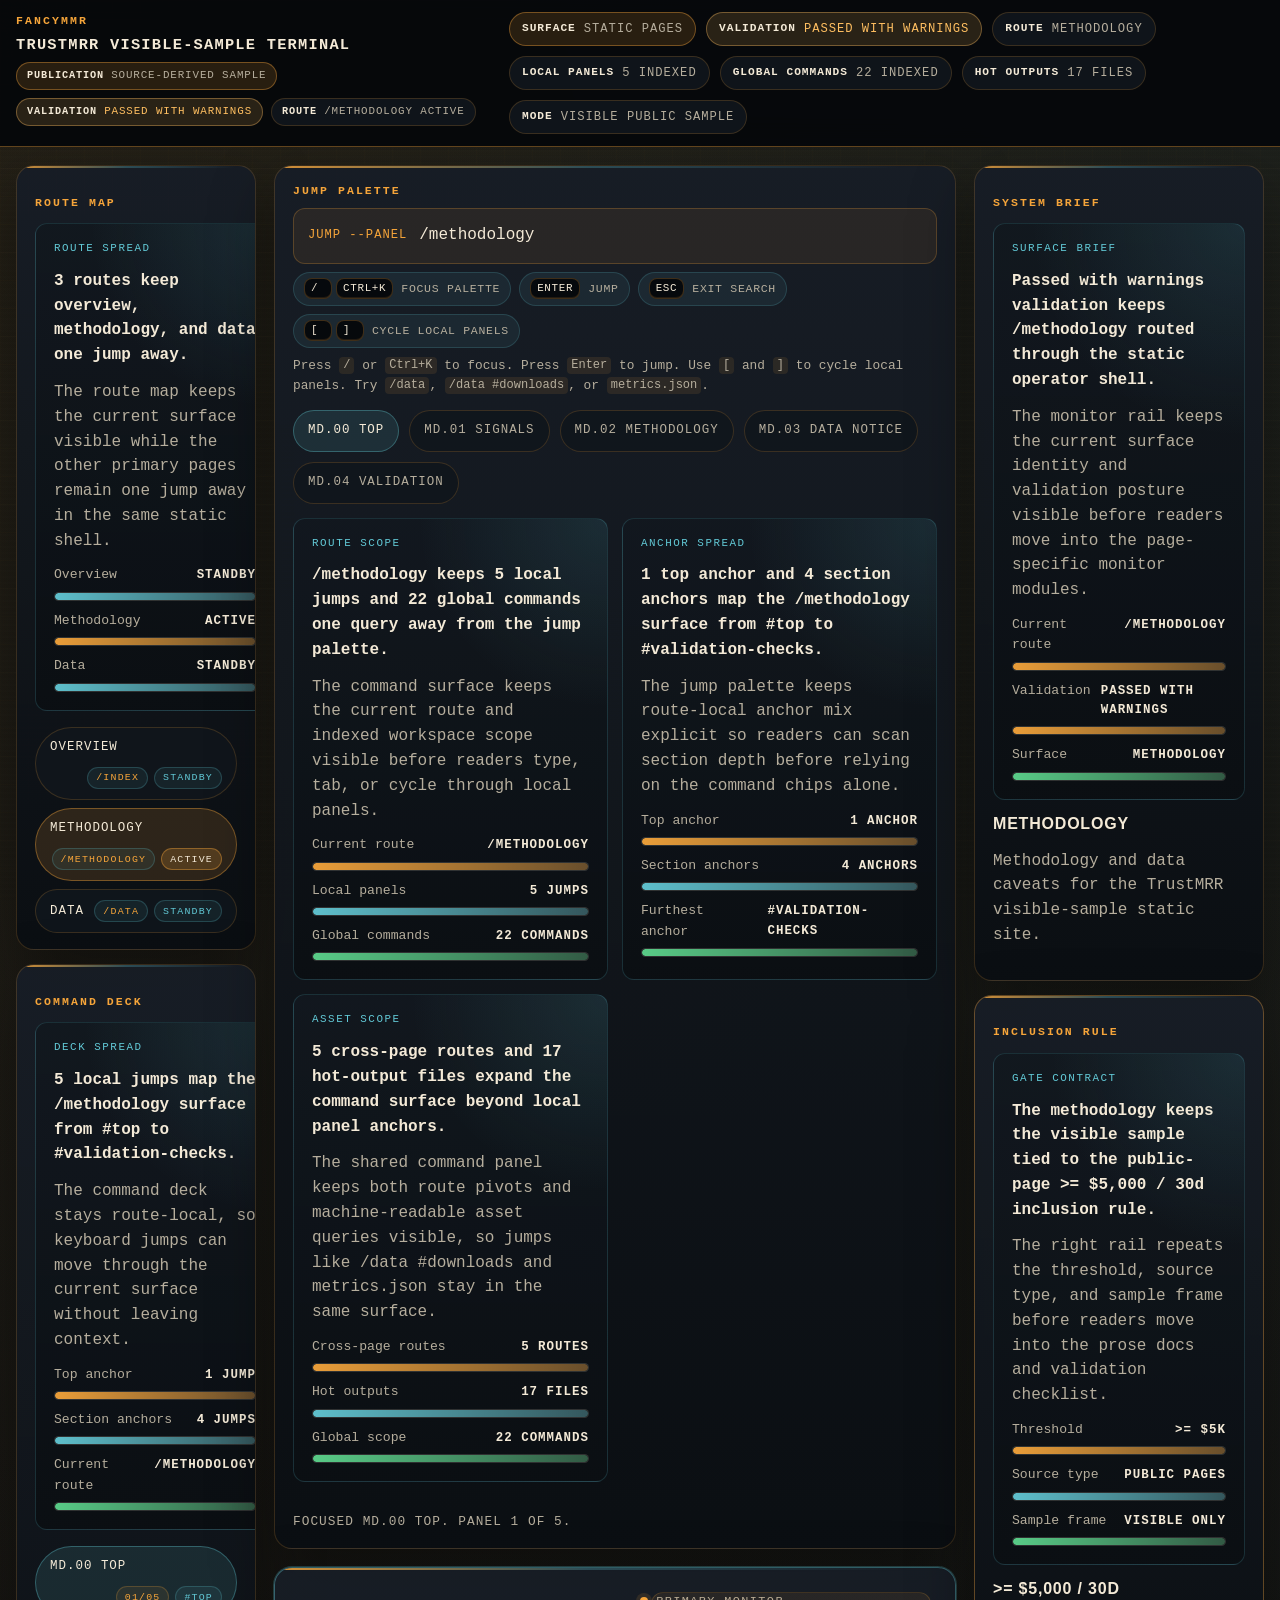
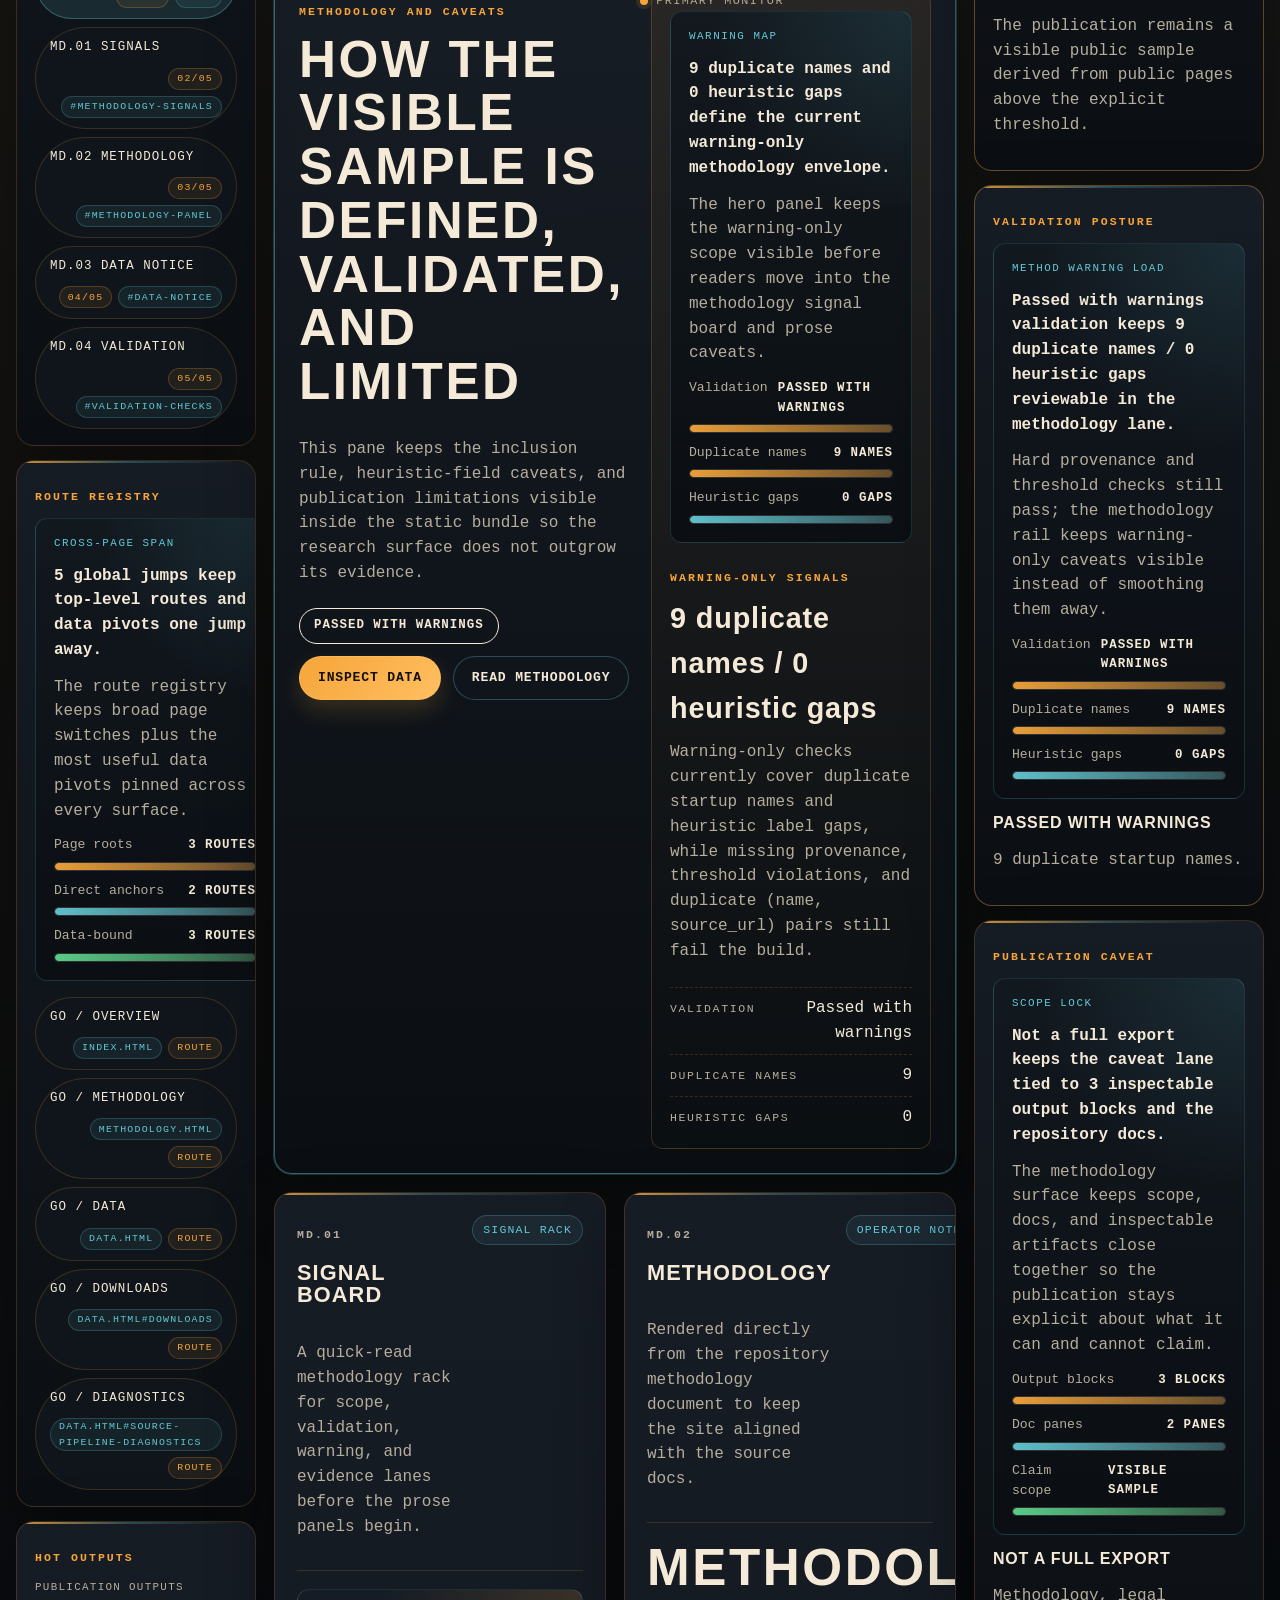
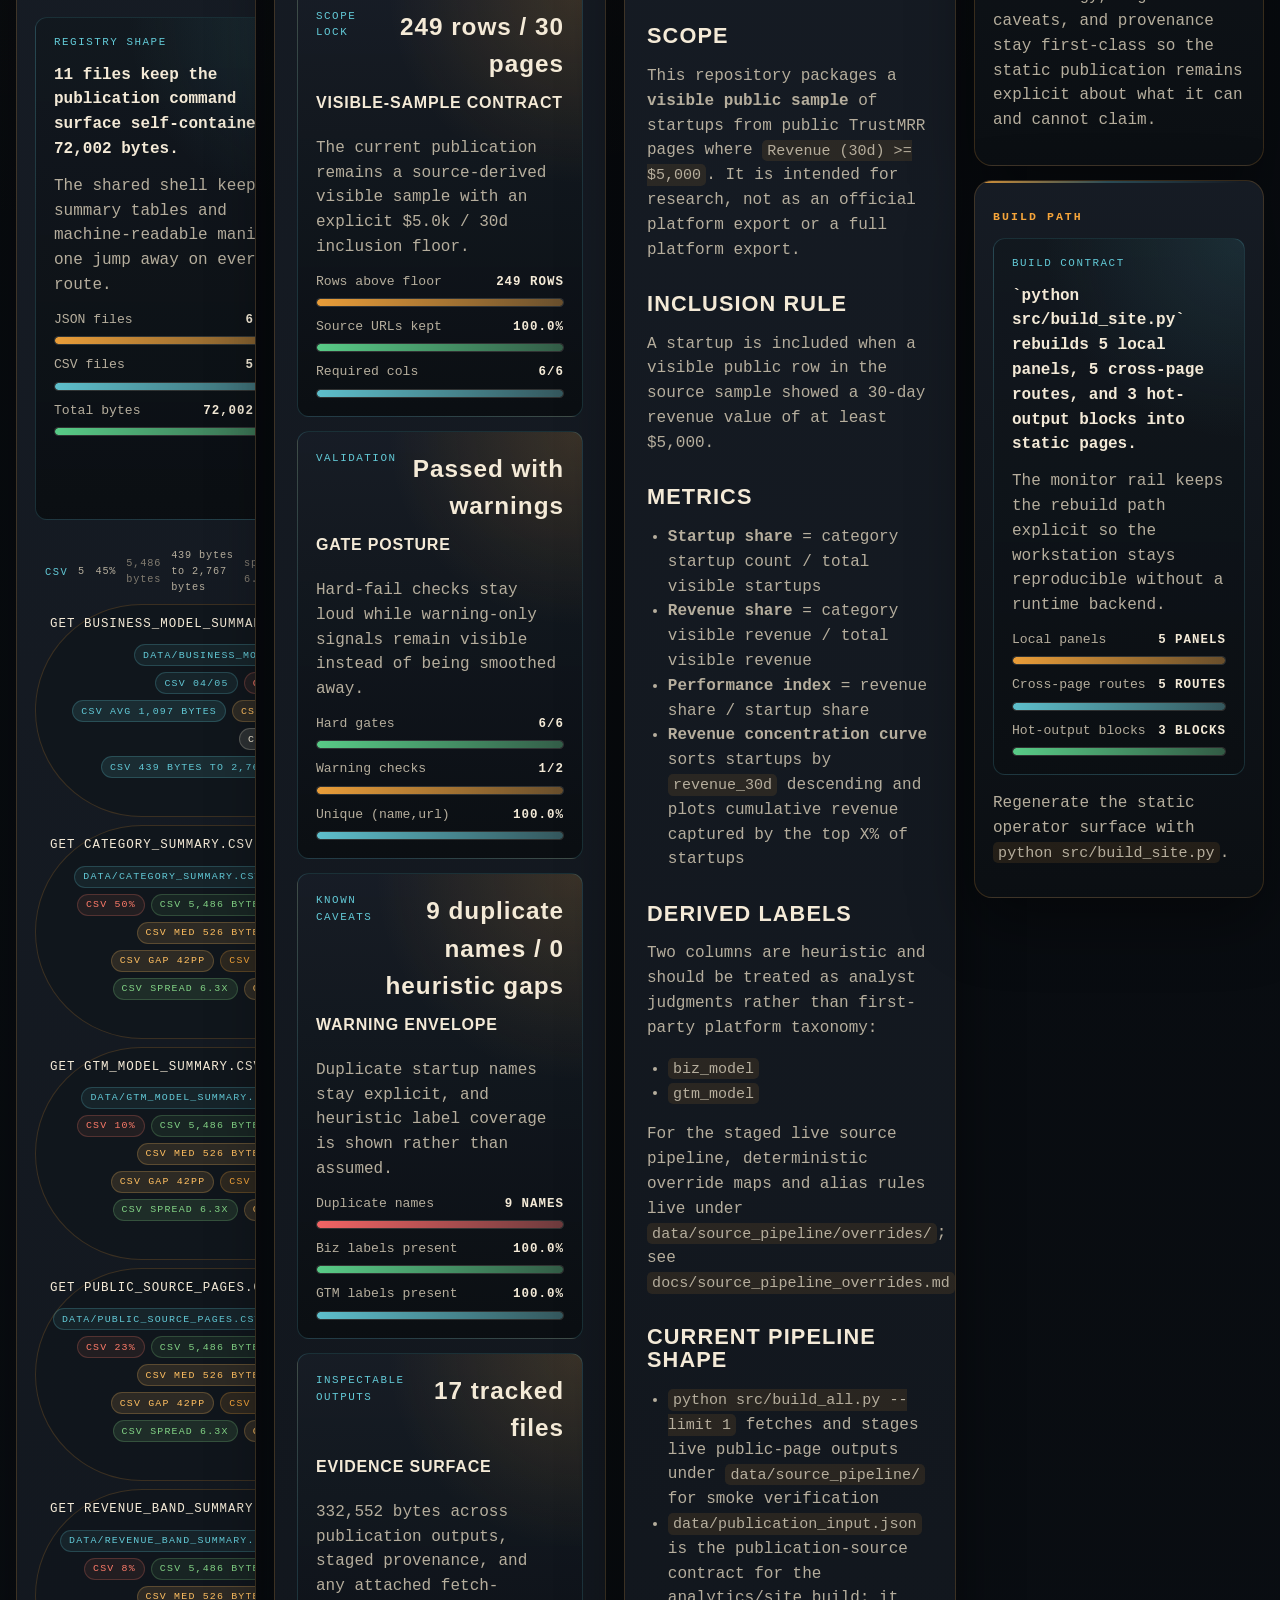
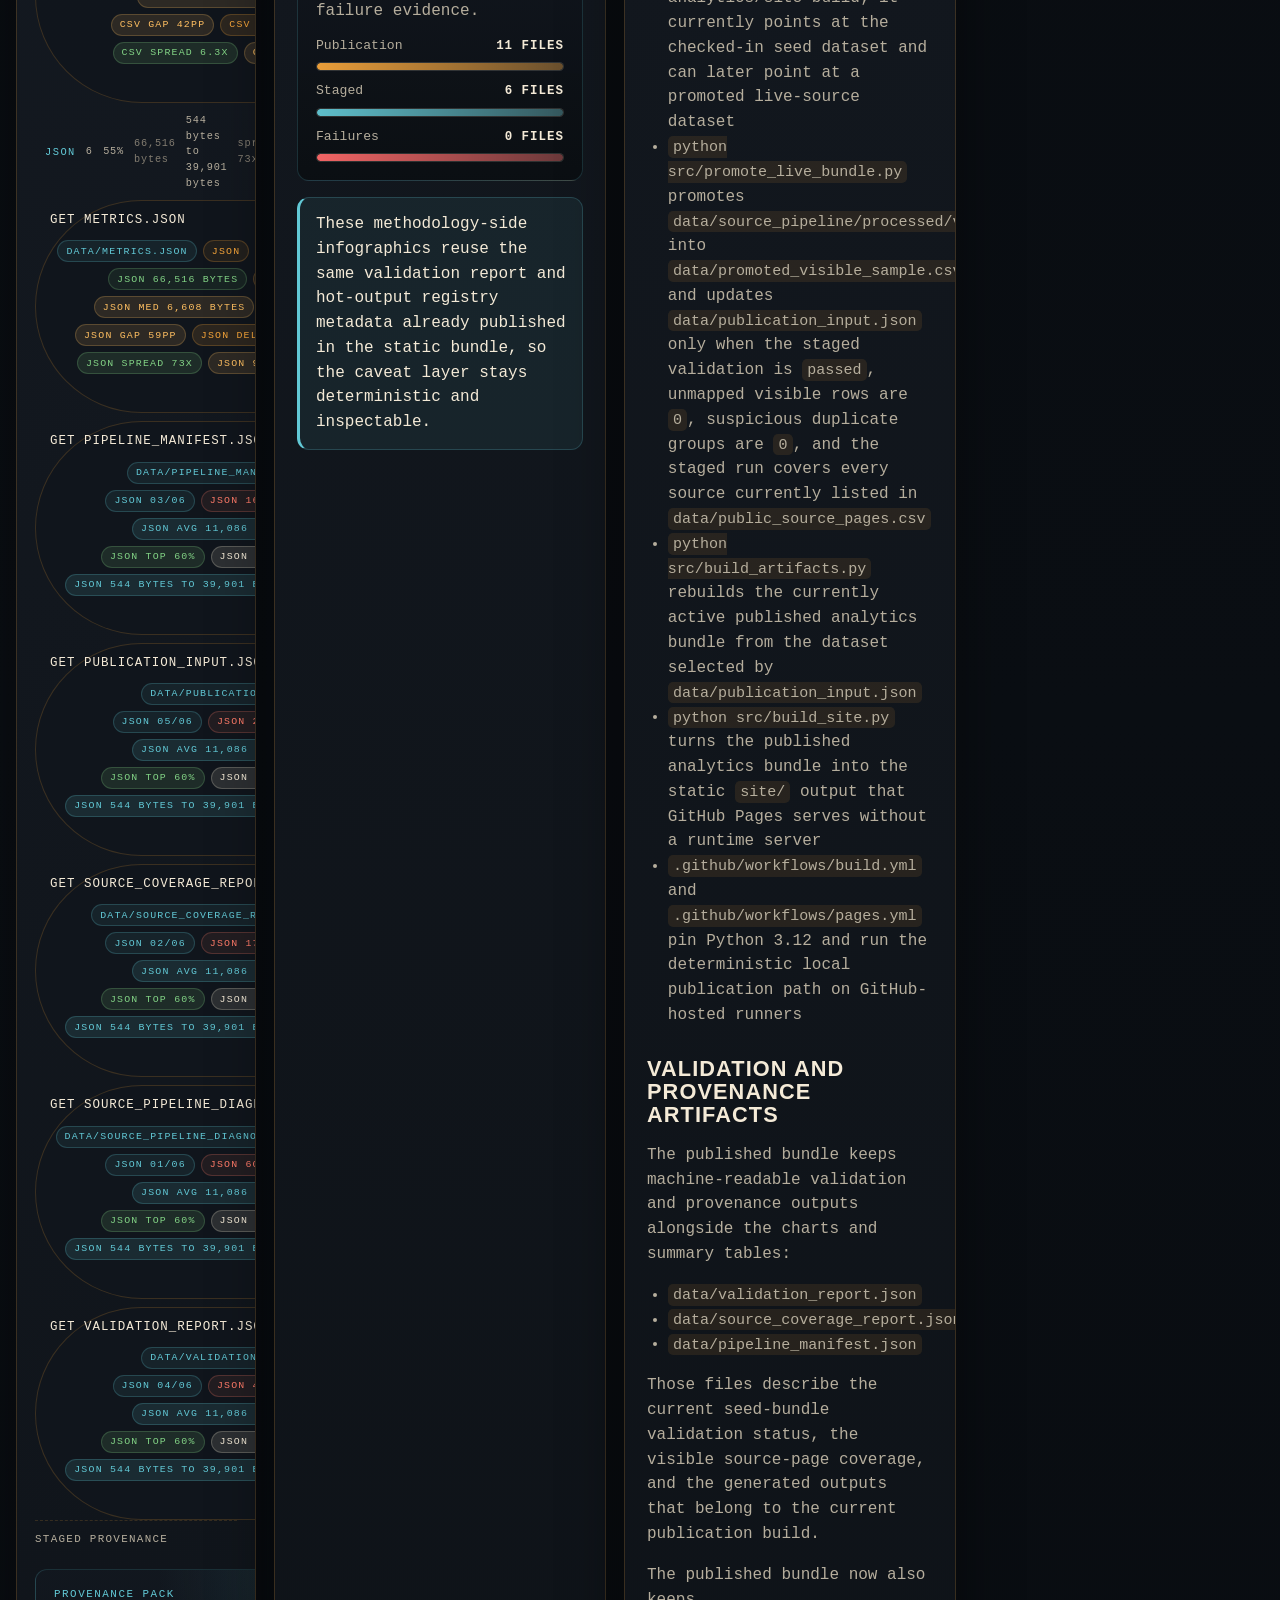
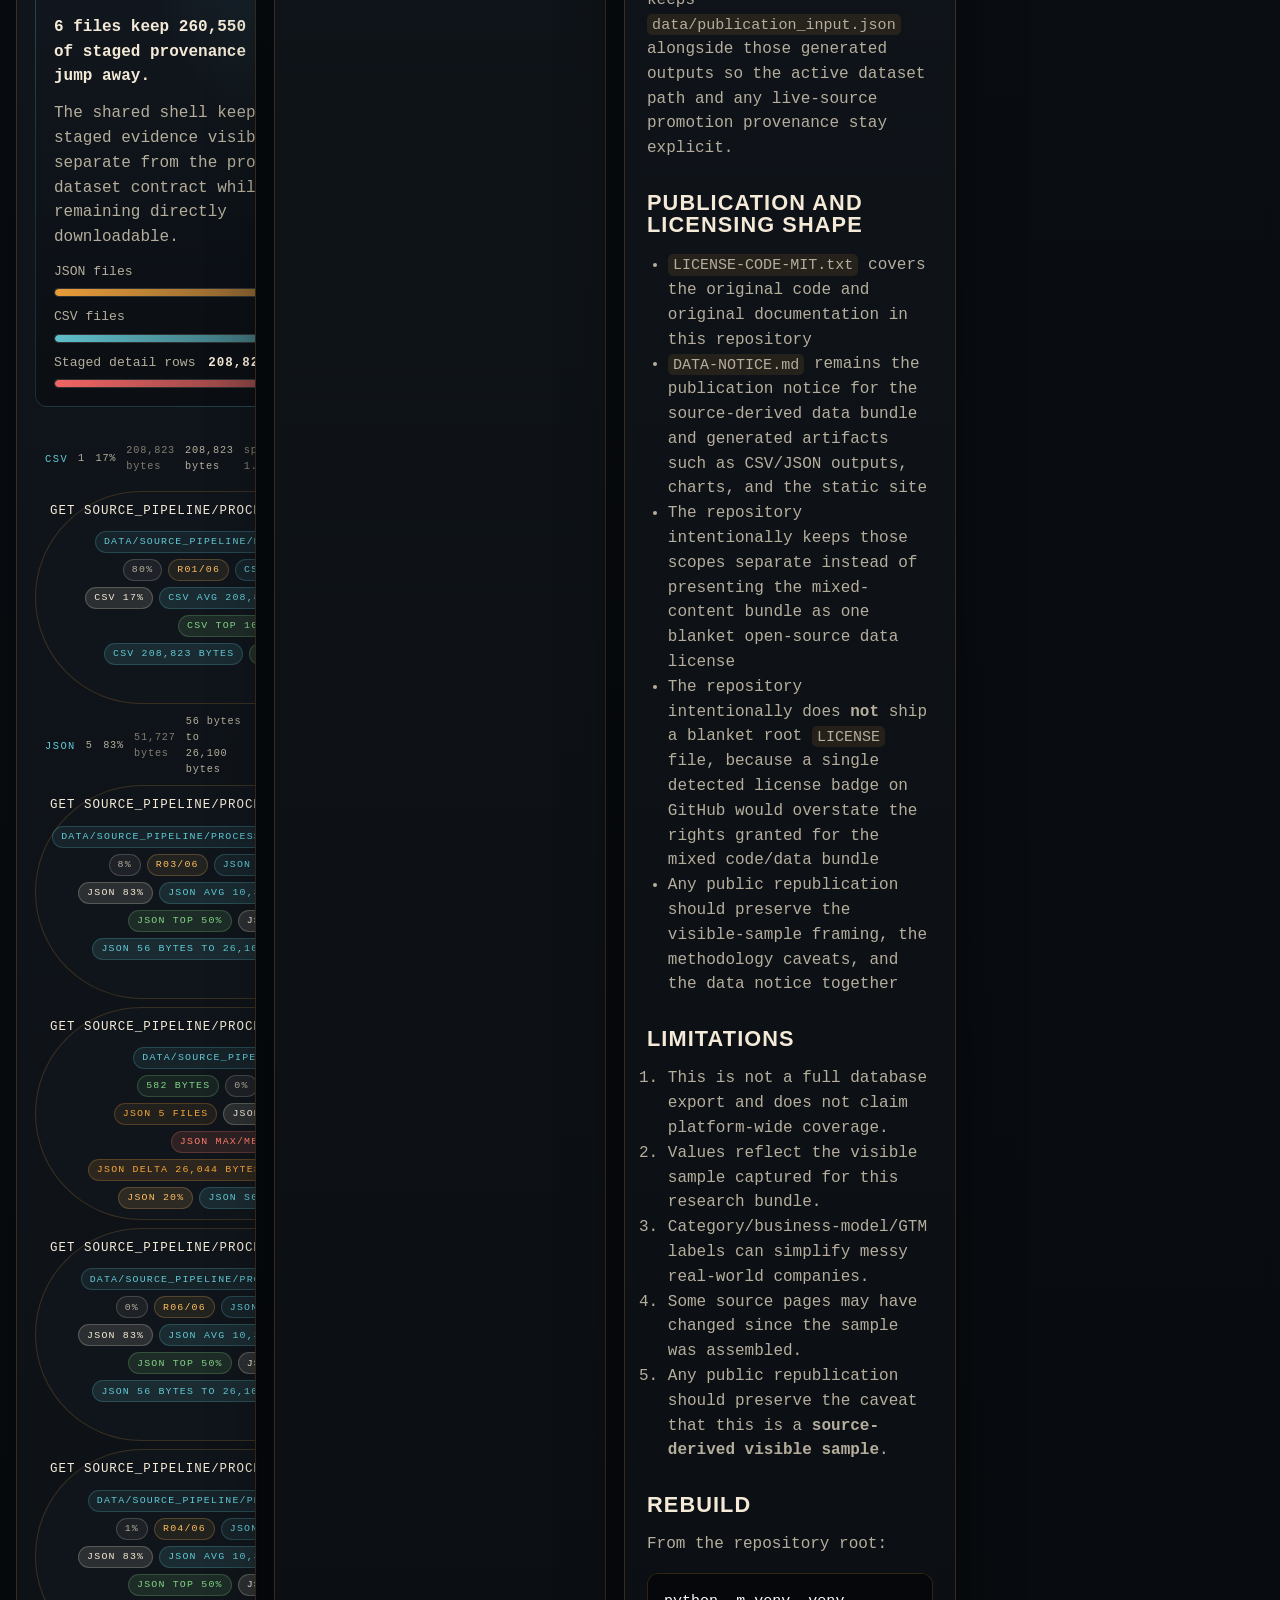
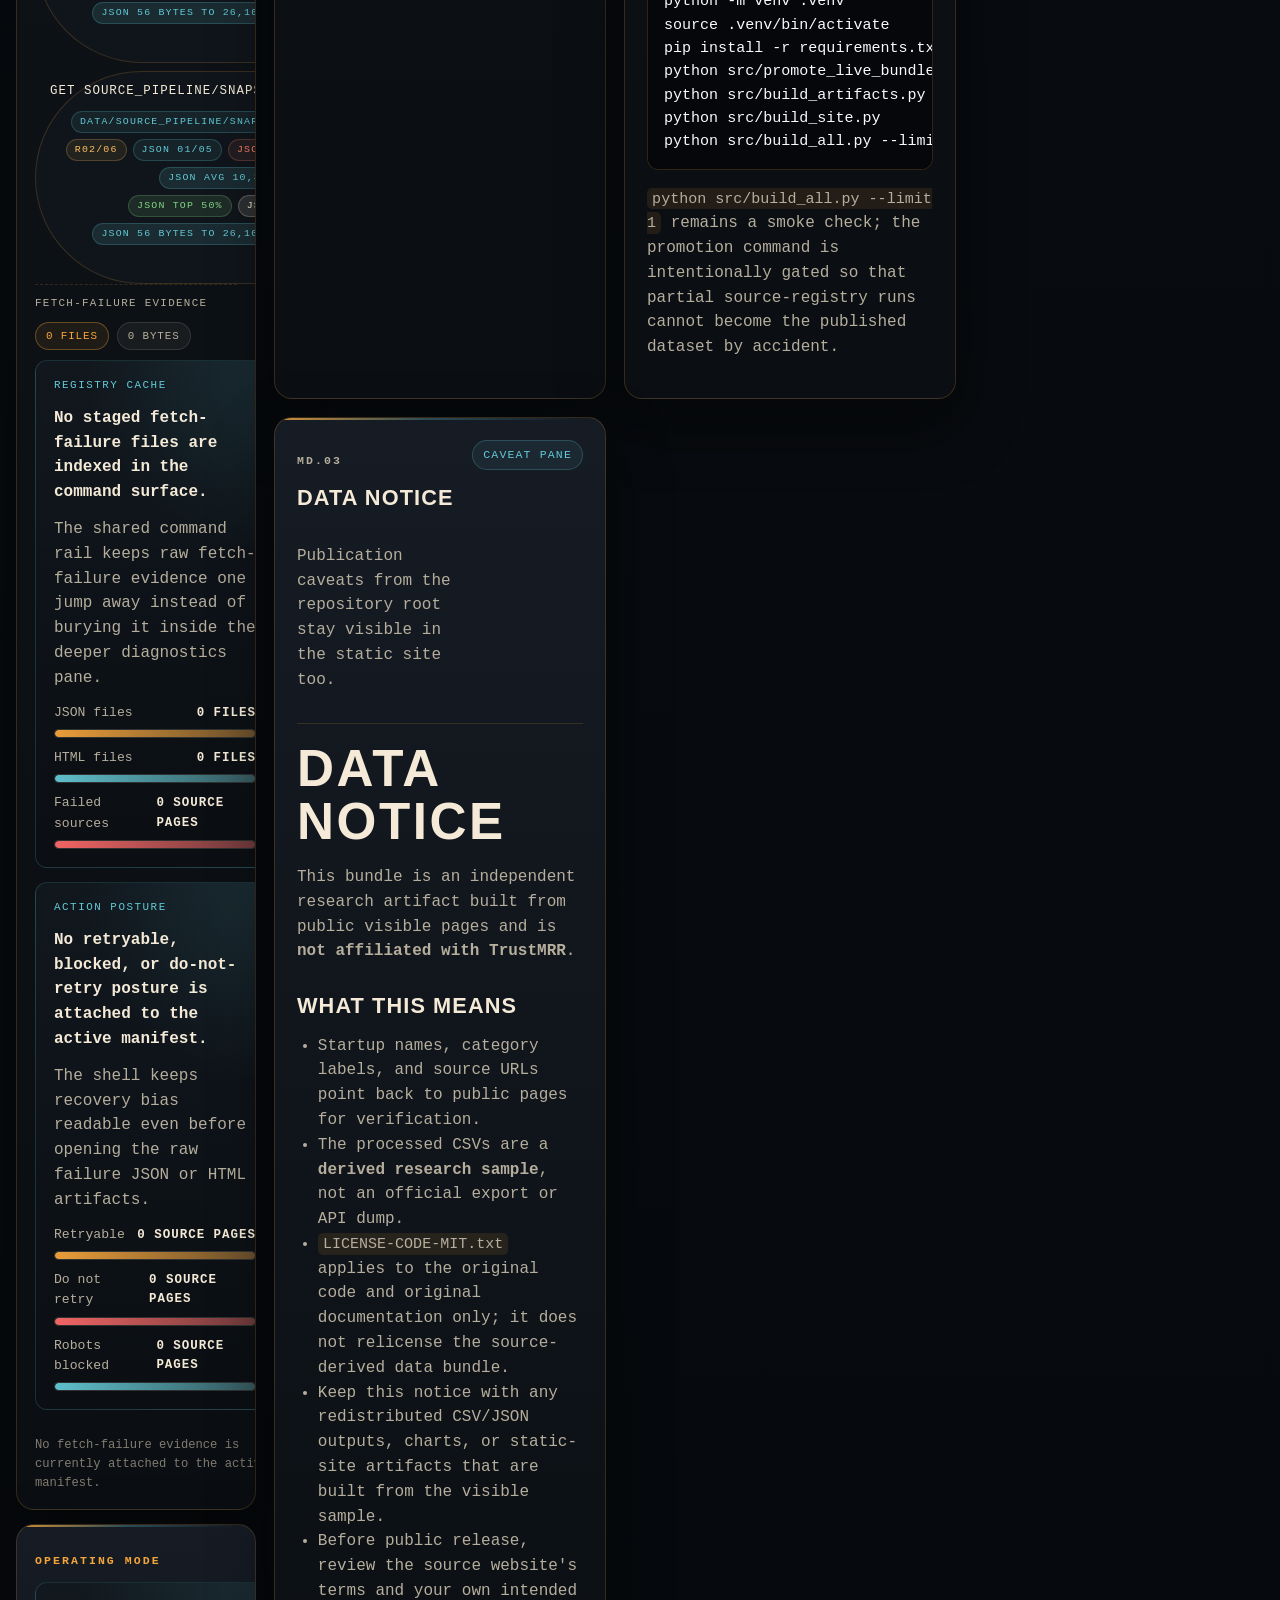
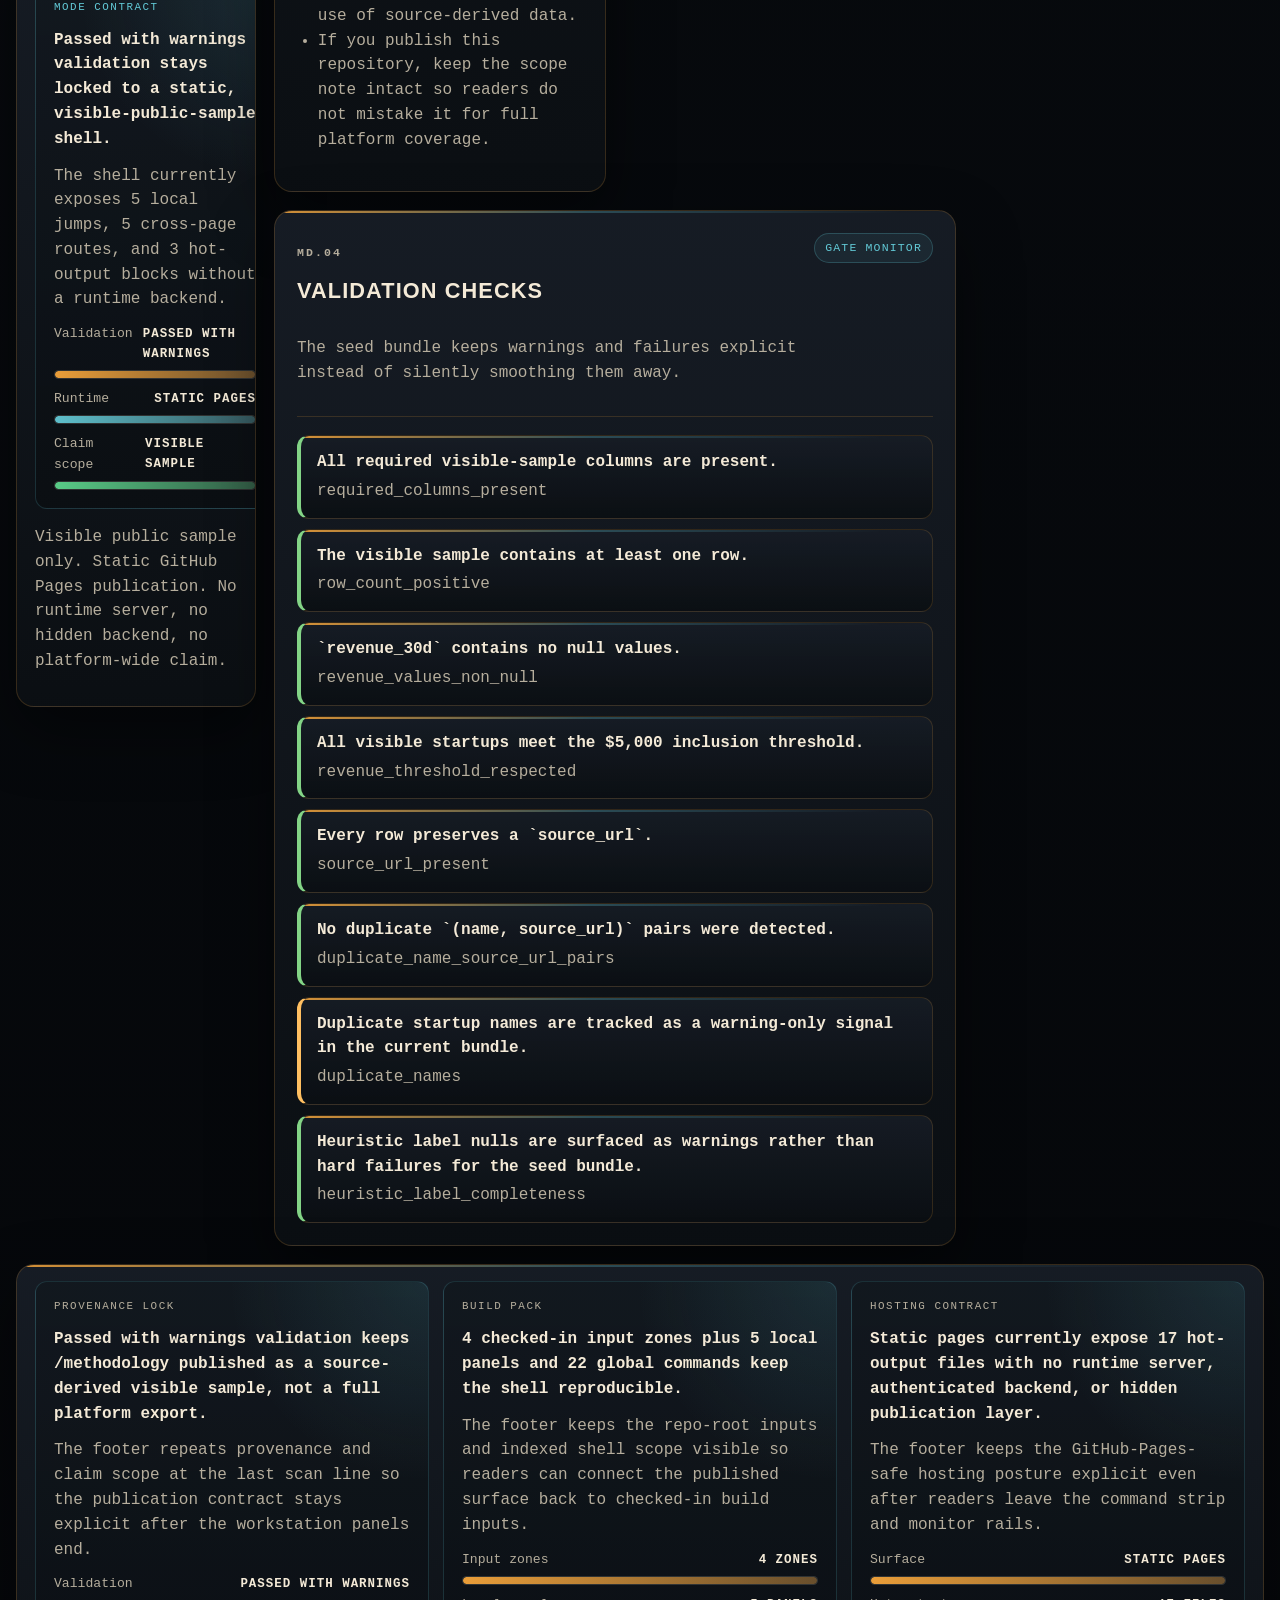
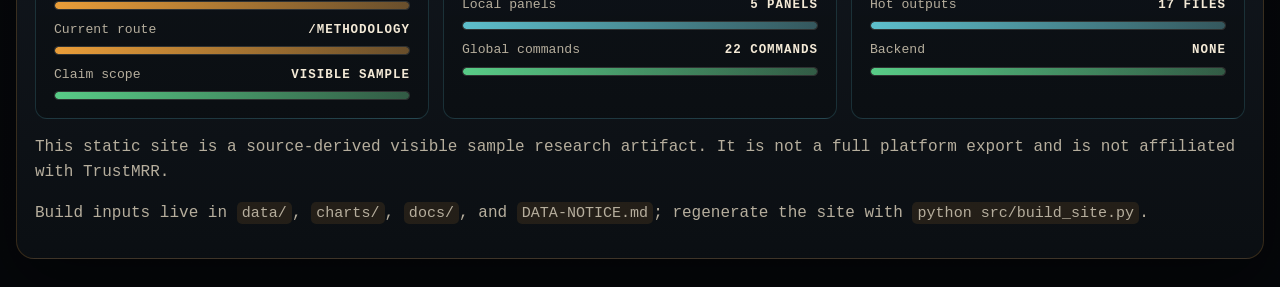
<file: site/methodology.html>
<!doctype html>
<html lang="en">
<head>
  <meta charset="utf-8">
  <meta http-equiv="Content-Security-Policy" content="default-src &#x27;self&#x27;; img-src &#x27;self&#x27; data:; object-src &#x27;none&#x27;; base-uri &#x27;self&#x27;; form-action &#x27;self&#x27;">
  <meta http-equiv="Referrer-Policy" content="no-referrer, strict-origin-when-cross-origin">
  <meta name="viewport" content="width=device-width, initial-scale=1">
  <title>Methodology | TrustMRR visible sample</title>
  <meta name="description" content="Methodology and data caveats for the TrustMRR visible-sample static site.">
  <link rel="stylesheet" href="assets/site.css">
  <script defer src="assets/site.js"></script>
</head>
<body class="page-methodology">
  <a class="skip-link" href="#workspace-main">Skip to workspace</a>
  <div class="page-backdrop"></div>
  <header class="command-strip">
    <div class="site-shell command-strip-inner">
      <a class="brand" href="index.html">
        <span class="brand-kicker">fancyMMR</span>
        <span class="brand-title">TrustMRR visible-sample terminal</span>
        <span class="brand-status" aria-label="Header status"><span class="brand-badge brand-badge-accent"><strong>Publication</strong><span>Source-derived sample</span></span><span class="brand-badge is-warning"><strong>Validation</strong><span>Passed with warnings</span></span><span class="brand-badge"><strong>Route</strong><span>/methodology active</span></span></span>
      </a>
      <div class="ticker-strip" aria-label="Workspace status">
        <span class="shell-pill shell-pill-accent"><strong>surface</strong><span>static pages</span></span><span class="shell-pill is-warning"><strong>validation</strong><span>Passed with warnings</span></span><span class="shell-pill"><strong>route</strong><span>methodology</span></span><span class="shell-pill"><strong>local panels</strong><span>5 indexed</span></span><span class="shell-pill"><strong>global commands</strong><span>22 indexed</span></span><span class="shell-pill"><strong>hot outputs</strong><span>17 files</span></span><span class="shell-pill"><strong>mode</strong><span>visible public sample</span></span>
      </div>
    </div>
  </header>
  <div class="site-shell workstation">
    <aside class="control-rail" aria-label="Command rail">
      <section class="rail-module">
        <p class="rail-kicker">Route map</p>
        <div class="annotation-rail-grid">
<aside class="chart-annotation-rail chart-annotation-rail-standalone">
  <p class="chart-annotation-kicker">Route spread</p>
  <h4>3 routes keep overview, methodology, and data one jump away.</h4>
  <p class="chart-annotation-note">The route map keeps the current surface visible while the other primary pages remain one jump away in the same static shell.</p>
  <div class="chart-annotation-stack">
    
<div class="infographic-meter">
  <div class="infographic-meter-head">
    <span>Overview</span>
    <strong>standby</strong>
  </div>
  <div class="infographic-track" aria-hidden="true">
    <span class="infographic-fill tone-cyan" style="width: 42.0%"></span>
  </div>
</div>

<div class="infographic-meter">
  <div class="infographic-meter-head">
    <span>Methodology</span>
    <strong>active</strong>
  </div>
  <div class="infographic-track" aria-hidden="true">
    <span class="infographic-fill tone-accent" style="width: 100.0%"></span>
  </div>
</div>

<div class="infographic-meter">
  <div class="infographic-meter-head">
    <span>Data</span>
    <strong>standby</strong>
  </div>
  <div class="infographic-track" aria-hidden="true">
    <span class="infographic-fill tone-cyan" style="width: 42.0%"></span>
  </div>
</div>

  </div>
</aside>
</div>
        <nav class="nav-links" aria-label="Primary">
          <a class="nav-link" href="index.html"><span class="nav-link-label">Overview</span><span class="nav-link-meta"><span class="nav-link-badge nav-link-badge-route">/index</span><span class="nav-link-badge is-standby">standby</span></span></a><a class="nav-link is-active" href="methodology.html" aria-current="page"><span class="nav-link-label">Methodology</span><span class="nav-link-meta"><span class="nav-link-badge nav-link-badge-route">/methodology</span><span class="nav-link-badge is-active">active</span></span></a><a class="nav-link" href="data.html"><span class="nav-link-label">Data</span><span class="nav-link-meta"><span class="nav-link-badge nav-link-badge-route">/data</span><span class="nav-link-badge is-standby">standby</span></span></a>
        </nav>
      </section>
      <section class="rail-module">
        <p class="rail-kicker">Command deck</p>
        <div class="annotation-rail-grid">
<aside class="chart-annotation-rail chart-annotation-rail-standalone">
  <p class="chart-annotation-kicker">Deck spread</p>
  <h4>5 local jumps map the /methodology surface from #top to #validation-checks.</h4>
  <p class="chart-annotation-note">The command deck stays route-local, so keyboard jumps can move through the current surface without leaving context.</p>
  <div class="chart-annotation-stack">
    
<div class="infographic-meter">
  <div class="infographic-meter-head">
    <span>Top anchor</span>
    <strong>1 jump</strong>
  </div>
  <div class="infographic-track" aria-hidden="true">
    <span class="infographic-fill tone-accent" style="width: 20.0%"></span>
  </div>
</div>

<div class="infographic-meter">
  <div class="infographic-meter-head">
    <span>Section anchors</span>
    <strong>4 jumps</strong>
  </div>
  <div class="infographic-track" aria-hidden="true">
    <span class="infographic-fill tone-cyan" style="width: 80.0%"></span>
  </div>
</div>

<div class="infographic-meter">
  <div class="infographic-meter-head">
    <span>Current route</span>
    <strong>/methodology</strong>
  </div>
  <div class="infographic-track" aria-hidden="true">
    <span class="infographic-fill tone-green" style="width: 100.0%"></span>
  </div>
</div>

  </div>
</aside>
</div>
        <nav class="rail-command-links" aria-label="Page panels">
          <a class="rail-command-link command-deck-link" href="#top" data-command-label="MD.00 Top" data-command-target="#top" data-command-kind="panel" data-command-query="/methodology" data-command-terms="MD.00 Top #top panel section methodology"><span class="command-deck-label">MD.00 Top</span><span class="command-deck-meta"><span class="command-deck-badge command-deck-badge-order">01/05</span><span class="command-deck-badge command-deck-badge-anchor">#top</span></span></a><a class="rail-command-link command-deck-link" href="#methodology-signals" data-command-label="MD.01 Signals" data-command-target="#methodology-signals" data-command-kind="panel" data-command-query="/methodology #methodology-signals" data-command-terms="MD.01 Signals #methodology-signals panel section methodology"><span class="command-deck-label">MD.01 Signals</span><span class="command-deck-meta"><span class="command-deck-badge command-deck-badge-order">02/05</span><span class="command-deck-badge command-deck-badge-anchor">#methodology-signals</span></span></a><a class="rail-command-link command-deck-link" href="#methodology-panel" data-command-label="MD.02 Methodology" data-command-target="#methodology-panel" data-command-kind="panel" data-command-query="/methodology #methodology-panel" data-command-terms="MD.02 Methodology #methodology-panel panel section methodology"><span class="command-deck-label">MD.02 Methodology</span><span class="command-deck-meta"><span class="command-deck-badge command-deck-badge-order">03/05</span><span class="command-deck-badge command-deck-badge-anchor">#methodology-panel</span></span></a><a class="rail-command-link command-deck-link" href="#data-notice" data-command-label="MD.03 Data notice" data-command-target="#data-notice" data-command-kind="panel" data-command-query="/methodology #data-notice" data-command-terms="MD.03 Data notice #data-notice panel section methodology"><span class="command-deck-label">MD.03 Data notice</span><span class="command-deck-meta"><span class="command-deck-badge command-deck-badge-order">04/05</span><span class="command-deck-badge command-deck-badge-anchor">#data-notice</span></span></a><a class="rail-command-link command-deck-link" href="#validation-checks" data-command-label="MD.04 Validation" data-command-target="#validation-checks" data-command-kind="panel" data-command-query="/methodology #validation-checks" data-command-terms="MD.04 Validation #validation-checks panel section methodology"><span class="command-deck-label">MD.04 Validation</span><span class="command-deck-meta"><span class="command-deck-badge command-deck-badge-order">05/05</span><span class="command-deck-badge command-deck-badge-anchor">#validation-checks</span></span></a>
        </nav>
      </section>
      <section class="rail-module">
        <p class="rail-kicker">Route registry</p>
        <div class="annotation-rail-grid">
<aside class="chart-annotation-rail chart-annotation-rail-standalone">
  <p class="chart-annotation-kicker">Cross-page span</p>
  <h4>5 global jumps keep top-level routes and data pivots one jump away.</h4>
  <p class="chart-annotation-note">The route registry keeps broad page switches plus the most useful data pivots pinned across every surface.</p>
  <div class="chart-annotation-stack">
    
<div class="infographic-meter">
  <div class="infographic-meter-head">
    <span>Page roots</span>
    <strong>3 routes</strong>
  </div>
  <div class="infographic-track" aria-hidden="true">
    <span class="infographic-fill tone-accent" style="width: 60.0%"></span>
  </div>
</div>

<div class="infographic-meter">
  <div class="infographic-meter-head">
    <span>Direct anchors</span>
    <strong>2 routes</strong>
  </div>
  <div class="infographic-track" aria-hidden="true">
    <span class="infographic-fill tone-cyan" style="width: 40.0%"></span>
  </div>
</div>

<div class="infographic-meter">
  <div class="infographic-meter-head">
    <span>Data-bound</span>
    <strong>3 routes</strong>
  </div>
  <div class="infographic-track" aria-hidden="true">
    <span class="infographic-fill tone-green" style="width: 60.0%"></span>
  </div>
</div>

  </div>
</aside>
</div>
        <nav class="rail-command-links" aria-label="Cross-page routes">
          <a class="rail-command-link route-registry-link" href="index.html" data-command-label="GO / Overview" data-command-target="index.html" data-command-kind="route" data-command-query="/index" data-command-terms="overview home index route summary"><span class="route-registry-label">GO / Overview</span><span class="route-registry-meta"><span class="route-registry-badge route-registry-badge-target">index.html</span><span class="route-registry-badge route-registry-badge-kind">route</span></span></a><a class="rail-command-link route-registry-link" href="methodology.html" data-command-label="GO / Methodology" data-command-target="methodology.html" data-command-kind="route" data-command-query="/methodology" data-command-terms="methodology caveats validation notes route"><span class="route-registry-label">GO / Methodology</span><span class="route-registry-meta"><span class="route-registry-badge route-registry-badge-target">methodology.html</span><span class="route-registry-badge route-registry-badge-kind">route</span></span></a><a class="rail-command-link route-registry-link" href="data.html" data-command-label="GO / Data" data-command-target="data.html" data-command-kind="route" data-command-query="/data" data-command-terms="data downloads diagnostics route provenance"><span class="route-registry-label">GO / Data</span><span class="route-registry-meta"><span class="route-registry-badge route-registry-badge-target">data.html</span><span class="route-registry-badge route-registry-badge-kind">route</span></span></a><a class="rail-command-link route-registry-link" href="data.html#downloads" data-command-label="GO / Downloads" data-command-target="data.html#downloads" data-command-kind="route" data-command-query="/data #downloads" data-command-terms="downloads artifacts files json bundle"><span class="route-registry-label">GO / Downloads</span><span class="route-registry-meta"><span class="route-registry-badge route-registry-badge-target">data.html#downloads</span><span class="route-registry-badge route-registry-badge-kind">route</span></span></a><a class="rail-command-link route-registry-link" href="data.html#source-pipeline-diagnostics" data-command-label="GO / Diagnostics" data-command-target="data.html#source-pipeline-diagnostics" data-command-kind="route" data-command-query="/data #source-pipeline-diagnostics" data-command-terms="diagnostics provenance source pipeline validation monitor"><span class="route-registry-label">GO / Diagnostics</span><span class="route-registry-meta"><span class="route-registry-badge route-registry-badge-target">data.html#source-pipeline-diagnostics</span><span class="route-registry-badge route-registry-badge-kind">route</span></span></a>
        </nav>
      </section>
      <section class="rail-module">
        <p class="rail-kicker">Hot outputs</p>
        
<div class="rail-command-group">
  <div class="rail-command-group-head">
    <p class="rail-command-group-title">Publication outputs</p>
    <div class="rail-command-group-meta">
      <span class="download-badge download-badge-count">11 files</span>
      <span class="download-badge download-badge-format">6 JSON</span><span class="download-badge download-badge-format">5 CSV</span>
      <span class="download-badge download-badge-meta">72,002 bytes</span>
    </div>
  </div>
  <div class="annotation-rail-grid">
<aside class="chart-annotation-rail chart-annotation-rail-standalone">
  <p class="chart-annotation-kicker">Registry shape</p>
  <h4>11 files keep the publication command surface self-contained at 72,002 bytes.</h4>
  <p class="chart-annotation-note">The shared shell keeps summary tables and machine-readable manifests one jump away on every route.</p>
  <div class="chart-annotation-stack">
    
<div class="infographic-meter">
  <div class="infographic-meter-head">
    <span>JSON files</span>
    <strong>6 files</strong>
  </div>
  <div class="infographic-track" aria-hidden="true">
    <span class="infographic-fill tone-accent" style="width: 54.5%"></span>
  </div>
</div>

<div class="infographic-meter">
  <div class="infographic-meter-head">
    <span>CSV files</span>
    <strong>5 files</strong>
  </div>
  <div class="infographic-track" aria-hidden="true">
    <span class="infographic-fill tone-cyan" style="width: 45.5%"></span>
  </div>
</div>

<div class="infographic-meter">
  <div class="infographic-meter-head">
    <span>Total bytes</span>
    <strong>72,002 bytes</strong>
  </div>
  <div class="infographic-track" aria-hidden="true">
    <span class="infographic-fill tone-green" style="width: 100.0%"></span>
  </div>
</div>

  </div>
</aside>

<aside class="chart-annotation-rail chart-annotation-rail-standalone">
  <p class="chart-annotation-kicker">Signal anchors</p>
  <h4>Diagnostics, coverage, and manifest JSON dominate the publication registry byte weight.</h4>
  <p class="chart-annotation-note">The heaviest publication files are provenance-heavy JSON artifacts, so the command rail surfaces inspectable context before readers open the tables.</p>
  <div class="chart-annotation-stack">
    
<div class="infographic-meter">
  <div class="infographic-meter-head">
    <span>Source-pipeline diagnostics</span>
    <strong>39,901 bytes</strong>
  </div>
  <div class="infographic-track" aria-hidden="true">
    <span class="infographic-fill tone-red" style="width: 55.4%"></span>
  </div>
</div>

<div class="infographic-meter">
  <div class="infographic-meter-head">
    <span>Source coverage report</span>
    <strong>11,509 bytes</strong>
  </div>
  <div class="infographic-track" aria-hidden="true">
    <span class="infographic-fill tone-accent" style="width: 16.0%"></span>
  </div>
</div>

<div class="infographic-meter">
  <div class="infographic-meter-head">
    <span>Pipeline manifest</span>
    <strong>10,692 bytes</strong>
  </div>
  <div class="infographic-track" aria-hidden="true">
    <span class="infographic-fill tone-cyan" style="width: 14.8%"></span>
  </div>
</div>

  </div>
</aside>
</div>
  <nav class="rail-command-links" aria-label="Publication outputs"><div class="rail-command-divider"><span class="rail-command-divider-label">CSV</span><span class="rail-command-divider-count">5</span><span class="rail-command-divider-file-share">45%</span><span class="rail-command-divider-bytes">5,486 bytes</span><span class="rail-command-divider-range">439 bytes to 2,767 bytes</span><span class="rail-command-divider-spread">spread 6.3x</span><span class="rail-command-divider-delta">delta 2,328 bytes</span><span class="rail-command-divider-gap">gap 42pp</span><span class="rail-command-divider-top-share">top 50%</span><span class="rail-command-divider-smallest-share">min 8%</span><span class="rail-command-divider-median">med 526 bytes</span><span class="rail-command-divider-max-median">max/med 5.3x</span><span class="rail-command-divider-average">avg 1,097 bytes</span><span class="rail-command-divider-share">8%</span></div><a class="rail-command-link output-registry-link" href="data/business_model_summary.csv" data-command-label="GET business_model_summary.csv" data-command-target="data/business_model_summary.csv" data-command-kind="asset" data-command-query="business_model_summary.csv" data-command-terms="business_model_summary.csv data/business_model_summary.csv business_model_summary.csv Publication bundle artifact copied into the static site: data/business_model_summary.csv. csv download asset"><span class="output-registry-label">GET business_model_summary.csv</span><span class="output-registry-meta"><span class="output-registry-badge output-registry-badge-target">data/business_model_summary.csv</span><span class="output-registry-badge output-registry-badge-format">CSV</span><span class="output-registry-badge output-registry-badge-bytes">515 bytes</span><span class="output-registry-badge output-registry-badge-share">1%</span><span class="output-registry-badge output-registry-badge-rank">R10/11</span><span class="output-registry-badge output-registry-badge-format-rank">CSV 04/05</span><span class="output-registry-badge output-registry-badge-format-share">CSV 9%</span><span class="output-registry-badge output-registry-badge-format-total">CSV 5,486 bytes</span><span class="output-registry-badge output-registry-badge-format-count">CSV 5 files</span><span class="output-registry-badge output-registry-badge-format-file-share">CSV 45%</span><span class="output-registry-badge output-registry-badge-format-average-size">CSV avg 1,097 bytes</span><span class="output-registry-badge output-registry-badge-format-median-size">CSV med 526 bytes</span><span class="output-registry-badge output-registry-badge-format-max-median">CSV max/med 5.3x</span><span class="output-registry-badge output-registry-badge-format-top-share">CSV top 50%</span><span class="output-registry-badge output-registry-badge-format-smallest-share">CSV min 8%</span><span class="output-registry-badge output-registry-badge-format-share-gap">CSV gap 42pp</span><span class="output-registry-badge output-registry-badge-format-byte-delta">CSV delta 2,328 bytes</span><span class="output-registry-badge output-registry-badge-format-byte-range">CSV 439 bytes to 2,767 bytes</span><span class="output-registry-badge output-registry-badge-format-spread-ratio">CSV spread 6.3x</span><span class="output-registry-badge output-registry-badge-format-section-byte-share">CSV 8%</span><span class="output-registry-badge output-registry-badge-format-section-byte-rank">CSV S02/02</span><span class="output-registry-badge output-registry-badge-format-section-file-rank">CSV F02/02</span><span class="output-registry-badge output-registry-badge-format-byte-file-share-gap">CSV mix -38pp</span><span class="output-registry-badge output-registry-badge-format-byte-file-share-ratio">CSV mix 0.2x</span></span></a><a class="rail-command-link output-registry-link" href="data/category_summary.csv" data-command-label="GET category_summary.csv" data-command-target="data/category_summary.csv" data-command-kind="asset" data-command-query="category_summary.csv" data-command-terms="category_summary.csv data/category_summary.csv category_summary.csv Publication bundle artifact copied into the static site: data/category_summary.csv. csv download asset"><span class="output-registry-label">GET category_summary.csv</span><span class="output-registry-meta"><span class="output-registry-badge output-registry-badge-target">data/category_summary.csv</span><span class="output-registry-badge output-registry-badge-format">CSV</span><span class="output-registry-badge output-registry-badge-bytes">2,767 bytes</span><span class="output-registry-badge output-registry-badge-share">4%</span><span class="output-registry-badge output-registry-badge-rank">R04/11</span><span class="output-registry-badge output-registry-badge-format-rank">CSV 01/05</span><span class="output-registry-badge output-registry-badge-format-share">CSV 50%</span><span class="output-registry-badge output-registry-badge-format-total">CSV 5,486 bytes</span><span class="output-registry-badge output-registry-badge-format-count">CSV 5 files</span><span class="output-registry-badge output-registry-badge-format-file-share">CSV 45%</span><span class="output-registry-badge output-registry-badge-format-average-size">CSV avg 1,097 bytes</span><span class="output-registry-badge output-registry-badge-format-median-size">CSV med 526 bytes</span><span class="output-registry-badge output-registry-badge-format-max-median">CSV max/med 5.3x</span><span class="output-registry-badge output-registry-badge-format-top-share">CSV top 50%</span><span class="output-registry-badge output-registry-badge-format-smallest-share">CSV min 8%</span><span class="output-registry-badge output-registry-badge-format-share-gap">CSV gap 42pp</span><span class="output-registry-badge output-registry-badge-format-byte-delta">CSV delta 2,328 bytes</span><span class="output-registry-badge output-registry-badge-format-byte-range">CSV 439 bytes to 2,767 bytes</span><span class="output-registry-badge output-registry-badge-format-spread-ratio">CSV spread 6.3x</span><span class="output-registry-badge output-registry-badge-format-section-byte-share">CSV 8%</span><span class="output-registry-badge output-registry-badge-format-section-byte-rank">CSV S02/02</span><span class="output-registry-badge output-registry-badge-format-section-file-rank">CSV F02/02</span><span class="output-registry-badge output-registry-badge-format-byte-file-share-gap">CSV mix -38pp</span><span class="output-registry-badge output-registry-badge-format-byte-file-share-ratio">CSV mix 0.2x</span></span></a><a class="rail-command-link output-registry-link" href="data/gtm_model_summary.csv" data-command-label="GET gtm_model_summary.csv" data-command-target="data/gtm_model_summary.csv" data-command-kind="asset" data-command-query="gtm_model_summary.csv" data-command-terms="gtm_model_summary.csv data/gtm_model_summary.csv gtm_model_summary.csv Publication bundle artifact copied into the static site: data/gtm_model_summary.csv. csv download asset"><span class="output-registry-label">GET gtm_model_summary.csv</span><span class="output-registry-meta"><span class="output-registry-badge output-registry-badge-target">data/gtm_model_summary.csv</span><span class="output-registry-badge output-registry-badge-format">CSV</span><span class="output-registry-badge output-registry-badge-bytes">526 bytes</span><span class="output-registry-badge output-registry-badge-share">1%</span><span class="output-registry-badge output-registry-badge-rank">R09/11</span><span class="output-registry-badge output-registry-badge-format-rank">CSV 03/05</span><span class="output-registry-badge output-registry-badge-format-share">CSV 10%</span><span class="output-registry-badge output-registry-badge-format-total">CSV 5,486 bytes</span><span class="output-registry-badge output-registry-badge-format-count">CSV 5 files</span><span class="output-registry-badge output-registry-badge-format-file-share">CSV 45%</span><span class="output-registry-badge output-registry-badge-format-average-size">CSV avg 1,097 bytes</span><span class="output-registry-badge output-registry-badge-format-median-size">CSV med 526 bytes</span><span class="output-registry-badge output-registry-badge-format-max-median">CSV max/med 5.3x</span><span class="output-registry-badge output-registry-badge-format-top-share">CSV top 50%</span><span class="output-registry-badge output-registry-badge-format-smallest-share">CSV min 8%</span><span class="output-registry-badge output-registry-badge-format-share-gap">CSV gap 42pp</span><span class="output-registry-badge output-registry-badge-format-byte-delta">CSV delta 2,328 bytes</span><span class="output-registry-badge output-registry-badge-format-byte-range">CSV 439 bytes to 2,767 bytes</span><span class="output-registry-badge output-registry-badge-format-spread-ratio">CSV spread 6.3x</span><span class="output-registry-badge output-registry-badge-format-section-byte-share">CSV 8%</span><span class="output-registry-badge output-registry-badge-format-section-byte-rank">CSV S02/02</span><span class="output-registry-badge output-registry-badge-format-section-file-rank">CSV F02/02</span><span class="output-registry-badge output-registry-badge-format-byte-file-share-gap">CSV mix -38pp</span><span class="output-registry-badge output-registry-badge-format-byte-file-share-ratio">CSV mix 0.2x</span></span></a><a class="rail-command-link output-registry-link" href="data/public_source_pages.csv" data-command-label="GET public_source_pages.csv" data-command-target="data/public_source_pages.csv" data-command-kind="asset" data-command-query="public_source_pages.csv" data-command-terms="public_source_pages.csv data/public_source_pages.csv public_source_pages.csv Publication bundle artifact copied into the static site: data/public_source_pages.csv. csv download asset"><span class="output-registry-label">GET public_source_pages.csv</span><span class="output-registry-meta"><span class="output-registry-badge output-registry-badge-target">data/public_source_pages.csv</span><span class="output-registry-badge output-registry-badge-format">CSV</span><span class="output-registry-badge output-registry-badge-bytes">1,239 bytes</span><span class="output-registry-badge output-registry-badge-share">2%</span><span class="output-registry-badge output-registry-badge-rank">R07/11</span><span class="output-registry-badge output-registry-badge-format-rank">CSV 02/05</span><span class="output-registry-badge output-registry-badge-format-share">CSV 23%</span><span class="output-registry-badge output-registry-badge-format-total">CSV 5,486 bytes</span><span class="output-registry-badge output-registry-badge-format-count">CSV 5 files</span><span class="output-registry-badge output-registry-badge-format-file-share">CSV 45%</span><span class="output-registry-badge output-registry-badge-format-average-size">CSV avg 1,097 bytes</span><span class="output-registry-badge output-registry-badge-format-median-size">CSV med 526 bytes</span><span class="output-registry-badge output-registry-badge-format-max-median">CSV max/med 5.3x</span><span class="output-registry-badge output-registry-badge-format-top-share">CSV top 50%</span><span class="output-registry-badge output-registry-badge-format-smallest-share">CSV min 8%</span><span class="output-registry-badge output-registry-badge-format-share-gap">CSV gap 42pp</span><span class="output-registry-badge output-registry-badge-format-byte-delta">CSV delta 2,328 bytes</span><span class="output-registry-badge output-registry-badge-format-byte-range">CSV 439 bytes to 2,767 bytes</span><span class="output-registry-badge output-registry-badge-format-spread-ratio">CSV spread 6.3x</span><span class="output-registry-badge output-registry-badge-format-section-byte-share">CSV 8%</span><span class="output-registry-badge output-registry-badge-format-section-byte-rank">CSV S02/02</span><span class="output-registry-badge output-registry-badge-format-section-file-rank">CSV F02/02</span><span class="output-registry-badge output-registry-badge-format-byte-file-share-gap">CSV mix -38pp</span><span class="output-registry-badge output-registry-badge-format-byte-file-share-ratio">CSV mix 0.2x</span></span></a><a class="rail-command-link output-registry-link" href="data/revenue_band_summary.csv" data-command-label="GET revenue_band_summary.csv" data-command-target="data/revenue_band_summary.csv" data-command-kind="asset" data-command-query="revenue_band_summary.csv" data-command-terms="revenue_band_summary.csv data/revenue_band_summary.csv revenue_band_summary.csv Publication bundle artifact copied into the static site: data/revenue_band_summary.csv. csv download asset"><span class="output-registry-label">GET revenue_band_summary.csv</span><span class="output-registry-meta"><span class="output-registry-badge output-registry-badge-target">data/revenue_band_summary.csv</span><span class="output-registry-badge output-registry-badge-format">CSV</span><span class="output-registry-badge output-registry-badge-bytes">439 bytes</span><span class="output-registry-badge output-registry-badge-share">1%</span><span class="output-registry-badge output-registry-badge-rank">R11/11</span><span class="output-registry-badge output-registry-badge-format-rank">CSV 05/05</span><span class="output-registry-badge output-registry-badge-format-share">CSV 8%</span><span class="output-registry-badge output-registry-badge-format-total">CSV 5,486 bytes</span><span class="output-registry-badge output-registry-badge-format-count">CSV 5 files</span><span class="output-registry-badge output-registry-badge-format-file-share">CSV 45%</span><span class="output-registry-badge output-registry-badge-format-average-size">CSV avg 1,097 bytes</span><span class="output-registry-badge output-registry-badge-format-median-size">CSV med 526 bytes</span><span class="output-registry-badge output-registry-badge-format-max-median">CSV max/med 5.3x</span><span class="output-registry-badge output-registry-badge-format-top-share">CSV top 50%</span><span class="output-registry-badge output-registry-badge-format-smallest-share">CSV min 8%</span><span class="output-registry-badge output-registry-badge-format-share-gap">CSV gap 42pp</span><span class="output-registry-badge output-registry-badge-format-byte-delta">CSV delta 2,328 bytes</span><span class="output-registry-badge output-registry-badge-format-byte-range">CSV 439 bytes to 2,767 bytes</span><span class="output-registry-badge output-registry-badge-format-spread-ratio">CSV spread 6.3x</span><span class="output-registry-badge output-registry-badge-format-section-byte-share">CSV 8%</span><span class="output-registry-badge output-registry-badge-format-section-byte-rank">CSV S02/02</span><span class="output-registry-badge output-registry-badge-format-section-file-rank">CSV F02/02</span><span class="output-registry-badge output-registry-badge-format-byte-file-share-gap">CSV mix -38pp</span><span class="output-registry-badge output-registry-badge-format-byte-file-share-ratio">CSV mix 0.2x</span></span></a><div class="rail-command-divider"><span class="rail-command-divider-label">JSON</span><span class="rail-command-divider-count">6</span><span class="rail-command-divider-file-share">55%</span><span class="rail-command-divider-bytes">66,516 bytes</span><span class="rail-command-divider-range">544 bytes to 39,901 bytes</span><span class="rail-command-divider-spread">spread 73x</span><span class="rail-command-divider-delta">delta 39,357 bytes</span><span class="rail-command-divider-gap">gap 59pp</span><span class="rail-command-divider-top-share">top 60%</span><span class="rail-command-divider-smallest-share">min 1%</span><span class="rail-command-divider-median">med 6,608 bytes</span><span class="rail-command-divider-max-median">max/med 6.0x</span><span class="rail-command-divider-average">avg 11,086 bytes</span><span class="rail-command-divider-share">92%</span></div><a class="rail-command-link output-registry-link" href="data/metrics.json" data-command-label="GET metrics.json" data-command-target="data/metrics.json" data-command-kind="asset" data-command-query="metrics.json" data-command-terms="metrics.json data/metrics.json metrics.json Publication bundle artifact copied into the static site: data/metrics.json. json download asset"><span class="output-registry-label">GET metrics.json</span><span class="output-registry-meta"><span class="output-registry-badge output-registry-badge-target">data/metrics.json</span><span class="output-registry-badge output-registry-badge-format">JSON</span><span class="output-registry-badge output-registry-badge-bytes">544 bytes</span><span class="output-registry-badge output-registry-badge-share">1%</span><span class="output-registry-badge output-registry-badge-rank">R08/11</span><span class="output-registry-badge output-registry-badge-format-rank">JSON 06/06</span><span class="output-registry-badge output-registry-badge-format-share">JSON 1%</span><span class="output-registry-badge output-registry-badge-format-total">JSON 66,516 bytes</span><span class="output-registry-badge output-registry-badge-format-count">JSON 6 files</span><span class="output-registry-badge output-registry-badge-format-file-share">JSON 55%</span><span class="output-registry-badge output-registry-badge-format-average-size">JSON avg 11,086 bytes</span><span class="output-registry-badge output-registry-badge-format-median-size">JSON med 6,608 bytes</span><span class="output-registry-badge output-registry-badge-format-max-median">JSON max/med 6.0x</span><span class="output-registry-badge output-registry-badge-format-top-share">JSON top 60%</span><span class="output-registry-badge output-registry-badge-format-smallest-share">JSON min 1%</span><span class="output-registry-badge output-registry-badge-format-share-gap">JSON gap 59pp</span><span class="output-registry-badge output-registry-badge-format-byte-delta">JSON delta 39,357 bytes</span><span class="output-registry-badge output-registry-badge-format-byte-range">JSON 544 bytes to 39,901 bytes</span><span class="output-registry-badge output-registry-badge-format-spread-ratio">JSON spread 73x</span><span class="output-registry-badge output-registry-badge-format-section-byte-share">JSON 92%</span><span class="output-registry-badge output-registry-badge-format-section-byte-rank">JSON S01/02</span><span class="output-registry-badge output-registry-badge-format-section-file-rank">JSON F01/02</span><span class="output-registry-badge output-registry-badge-format-byte-file-share-gap">JSON mix +38pp</span><span class="output-registry-badge output-registry-badge-format-byte-file-share-ratio">JSON mix 1.7x</span></span></a><a class="rail-command-link output-registry-link" href="data/pipeline_manifest.json" data-command-label="GET pipeline_manifest.json" data-command-target="data/pipeline_manifest.json" data-command-kind="asset" data-command-query="pipeline_manifest.json" data-command-terms="pipeline_manifest.json data/pipeline_manifest.json pipeline_manifest.json Active pipeline manifest for the current static publication bundle. json download asset"><span class="output-registry-label">GET pipeline_manifest.json</span><span class="output-registry-meta"><span class="output-registry-badge output-registry-badge-target">data/pipeline_manifest.json</span><span class="output-registry-badge output-registry-badge-format">JSON</span><span class="output-registry-badge output-registry-badge-bytes">10,692 bytes</span><span class="output-registry-badge output-registry-badge-share">15%</span><span class="output-registry-badge output-registry-badge-rank">R03/11</span><span class="output-registry-badge output-registry-badge-format-rank">JSON 03/06</span><span class="output-registry-badge output-registry-badge-format-share">JSON 16%</span><span class="output-registry-badge output-registry-badge-format-total">JSON 66,516 bytes</span><span class="output-registry-badge output-registry-badge-format-count">JSON 6 files</span><span class="output-registry-badge output-registry-badge-format-file-share">JSON 55%</span><span class="output-registry-badge output-registry-badge-format-average-size">JSON avg 11,086 bytes</span><span class="output-registry-badge output-registry-badge-format-median-size">JSON med 6,608 bytes</span><span class="output-registry-badge output-registry-badge-format-max-median">JSON max/med 6.0x</span><span class="output-registry-badge output-registry-badge-format-top-share">JSON top 60%</span><span class="output-registry-badge output-registry-badge-format-smallest-share">JSON min 1%</span><span class="output-registry-badge output-registry-badge-format-share-gap">JSON gap 59pp</span><span class="output-registry-badge output-registry-badge-format-byte-delta">JSON delta 39,357 bytes</span><span class="output-registry-badge output-registry-badge-format-byte-range">JSON 544 bytes to 39,901 bytes</span><span class="output-registry-badge output-registry-badge-format-spread-ratio">JSON spread 73x</span><span class="output-registry-badge output-registry-badge-format-section-byte-share">JSON 92%</span><span class="output-registry-badge output-registry-badge-format-section-byte-rank">JSON S01/02</span><span class="output-registry-badge output-registry-badge-format-section-file-rank">JSON F01/02</span><span class="output-registry-badge output-registry-badge-format-byte-file-share-gap">JSON mix +38pp</span><span class="output-registry-badge output-registry-badge-format-byte-file-share-ratio">JSON mix 1.7x</span></span></a><a class="rail-command-link output-registry-link" href="data/publication_input.json" data-command-label="GET publication_input.json" data-command-target="data/publication_input.json" data-command-kind="asset" data-command-query="publication_input.json" data-command-terms="publication_input.json data/publication_input.json publication_input.json Publication bundle artifact copied into the static site: data/publication_input.json. json download asset"><span class="output-registry-label">GET publication_input.json</span><span class="output-registry-meta"><span class="output-registry-badge output-registry-badge-target">data/publication_input.json</span><span class="output-registry-badge output-registry-badge-format">JSON</span><span class="output-registry-badge output-registry-badge-bytes">1,346 bytes</span><span class="output-registry-badge output-registry-badge-share">2%</span><span class="output-registry-badge output-registry-badge-rank">R06/11</span><span class="output-registry-badge output-registry-badge-format-rank">JSON 05/06</span><span class="output-registry-badge output-registry-badge-format-share">JSON 2%</span><span class="output-registry-badge output-registry-badge-format-total">JSON 66,516 bytes</span><span class="output-registry-badge output-registry-badge-format-count">JSON 6 files</span><span class="output-registry-badge output-registry-badge-format-file-share">JSON 55%</span><span class="output-registry-badge output-registry-badge-format-average-size">JSON avg 11,086 bytes</span><span class="output-registry-badge output-registry-badge-format-median-size">JSON med 6,608 bytes</span><span class="output-registry-badge output-registry-badge-format-max-median">JSON max/med 6.0x</span><span class="output-registry-badge output-registry-badge-format-top-share">JSON top 60%</span><span class="output-registry-badge output-registry-badge-format-smallest-share">JSON min 1%</span><span class="output-registry-badge output-registry-badge-format-share-gap">JSON gap 59pp</span><span class="output-registry-badge output-registry-badge-format-byte-delta">JSON delta 39,357 bytes</span><span class="output-registry-badge output-registry-badge-format-byte-range">JSON 544 bytes to 39,901 bytes</span><span class="output-registry-badge output-registry-badge-format-spread-ratio">JSON spread 73x</span><span class="output-registry-badge output-registry-badge-format-section-byte-share">JSON 92%</span><span class="output-registry-badge output-registry-badge-format-section-byte-rank">JSON S01/02</span><span class="output-registry-badge output-registry-badge-format-section-file-rank">JSON F01/02</span><span class="output-registry-badge output-registry-badge-format-byte-file-share-gap">JSON mix +38pp</span><span class="output-registry-badge output-registry-badge-format-byte-file-share-ratio">JSON mix 1.7x</span></span></a><a class="rail-command-link output-registry-link" href="data/source_coverage_report.json" data-command-label="GET source_coverage_report.json" data-command-target="data/source_coverage_report.json" data-command-kind="asset" data-command-query="source_coverage_report.json" data-command-terms="source_coverage_report.json data/source_coverage_report.json source_coverage_report.json Publication bundle artifact copied into the static site: data/source_coverage_report.json. json download asset"><span class="output-registry-label">GET source_coverage_report.json</span><span class="output-registry-meta"><span class="output-registry-badge output-registry-badge-target">data/source_coverage_report.json</span><span class="output-registry-badge output-registry-badge-format">JSON</span><span class="output-registry-badge output-registry-badge-bytes">11,509 bytes</span><span class="output-registry-badge output-registry-badge-share">16%</span><span class="output-registry-badge output-registry-badge-rank">R02/11</span><span class="output-registry-badge output-registry-badge-format-rank">JSON 02/06</span><span class="output-registry-badge output-registry-badge-format-share">JSON 17%</span><span class="output-registry-badge output-registry-badge-format-total">JSON 66,516 bytes</span><span class="output-registry-badge output-registry-badge-format-count">JSON 6 files</span><span class="output-registry-badge output-registry-badge-format-file-share">JSON 55%</span><span class="output-registry-badge output-registry-badge-format-average-size">JSON avg 11,086 bytes</span><span class="output-registry-badge output-registry-badge-format-median-size">JSON med 6,608 bytes</span><span class="output-registry-badge output-registry-badge-format-max-median">JSON max/med 6.0x</span><span class="output-registry-badge output-registry-badge-format-top-share">JSON top 60%</span><span class="output-registry-badge output-registry-badge-format-smallest-share">JSON min 1%</span><span class="output-registry-badge output-registry-badge-format-share-gap">JSON gap 59pp</span><span class="output-registry-badge output-registry-badge-format-byte-delta">JSON delta 39,357 bytes</span><span class="output-registry-badge output-registry-badge-format-byte-range">JSON 544 bytes to 39,901 bytes</span><span class="output-registry-badge output-registry-badge-format-spread-ratio">JSON spread 73x</span><span class="output-registry-badge output-registry-badge-format-section-byte-share">JSON 92%</span><span class="output-registry-badge output-registry-badge-format-section-byte-rank">JSON S01/02</span><span class="output-registry-badge output-registry-badge-format-section-file-rank">JSON F01/02</span><span class="output-registry-badge output-registry-badge-format-byte-file-share-gap">JSON mix +38pp</span><span class="output-registry-badge output-registry-badge-format-byte-file-share-ratio">JSON mix 1.7x</span></span></a><a class="rail-command-link output-registry-link" href="data/source_pipeline_diagnostics.json" data-command-label="GET source_pipeline_diagnostics.json" data-command-target="data/source_pipeline_diagnostics.json" data-command-kind="asset" data-command-query="source_pipeline_diagnostics.json" data-command-terms="source_pipeline_diagnostics.json data/source_pipeline_diagnostics.json source_pipeline_diagnostics.json Publication bundle artifact copied into the static site: data/source_pipeline_diagnostics.json. json download asset"><span class="output-registry-label">GET source_pipeline_diagnostics.json</span><span class="output-registry-meta"><span class="output-registry-badge output-registry-badge-target">data/source_pipeline_diagnostics.json</span><span class="output-registry-badge output-registry-badge-format">JSON</span><span class="output-registry-badge output-registry-badge-bytes">39,901 bytes</span><span class="output-registry-badge output-registry-badge-share">55%</span><span class="output-registry-badge output-registry-badge-rank">R01/11</span><span class="output-registry-badge output-registry-badge-format-rank">JSON 01/06</span><span class="output-registry-badge output-registry-badge-format-share">JSON 60%</span><span class="output-registry-badge output-registry-badge-format-total">JSON 66,516 bytes</span><span class="output-registry-badge output-registry-badge-format-count">JSON 6 files</span><span class="output-registry-badge output-registry-badge-format-file-share">JSON 55%</span><span class="output-registry-badge output-registry-badge-format-average-size">JSON avg 11,086 bytes</span><span class="output-registry-badge output-registry-badge-format-median-size">JSON med 6,608 bytes</span><span class="output-registry-badge output-registry-badge-format-max-median">JSON max/med 6.0x</span><span class="output-registry-badge output-registry-badge-format-top-share">JSON top 60%</span><span class="output-registry-badge output-registry-badge-format-smallest-share">JSON min 1%</span><span class="output-registry-badge output-registry-badge-format-share-gap">JSON gap 59pp</span><span class="output-registry-badge output-registry-badge-format-byte-delta">JSON delta 39,357 bytes</span><span class="output-registry-badge output-registry-badge-format-byte-range">JSON 544 bytes to 39,901 bytes</span><span class="output-registry-badge output-registry-badge-format-spread-ratio">JSON spread 73x</span><span class="output-registry-badge output-registry-badge-format-section-byte-share">JSON 92%</span><span class="output-registry-badge output-registry-badge-format-section-byte-rank">JSON S01/02</span><span class="output-registry-badge output-registry-badge-format-section-file-rank">JSON F01/02</span><span class="output-registry-badge output-registry-badge-format-byte-file-share-gap">JSON mix +38pp</span><span class="output-registry-badge output-registry-badge-format-byte-file-share-ratio">JSON mix 1.7x</span></span></a><a class="rail-command-link output-registry-link" href="data/validation_report.json" data-command-label="GET validation_report.json" data-command-target="data/validation_report.json" data-command-kind="asset" data-command-query="validation_report.json" data-command-terms="validation_report.json data/validation_report.json validation_report.json Publication bundle artifact copied into the static site: data/validation_report.json. json download asset"><span class="output-registry-label">GET validation_report.json</span><span class="output-registry-meta"><span class="output-registry-badge output-registry-badge-target">data/validation_report.json</span><span class="output-registry-badge output-registry-badge-format">JSON</span><span class="output-registry-badge output-registry-badge-bytes">2,524 bytes</span><span class="output-registry-badge output-registry-badge-share">4%</span><span class="output-registry-badge output-registry-badge-rank">R05/11</span><span class="output-registry-badge output-registry-badge-format-rank">JSON 04/06</span><span class="output-registry-badge output-registry-badge-format-share">JSON 4%</span><span class="output-registry-badge output-registry-badge-format-total">JSON 66,516 bytes</span><span class="output-registry-badge output-registry-badge-format-count">JSON 6 files</span><span class="output-registry-badge output-registry-badge-format-file-share">JSON 55%</span><span class="output-registry-badge output-registry-badge-format-average-size">JSON avg 11,086 bytes</span><span class="output-registry-badge output-registry-badge-format-median-size">JSON med 6,608 bytes</span><span class="output-registry-badge output-registry-badge-format-max-median">JSON max/med 6.0x</span><span class="output-registry-badge output-registry-badge-format-top-share">JSON top 60%</span><span class="output-registry-badge output-registry-badge-format-smallest-share">JSON min 1%</span><span class="output-registry-badge output-registry-badge-format-share-gap">JSON gap 59pp</span><span class="output-registry-badge output-registry-badge-format-byte-delta">JSON delta 39,357 bytes</span><span class="output-registry-badge output-registry-badge-format-byte-range">JSON 544 bytes to 39,901 bytes</span><span class="output-registry-badge output-registry-badge-format-spread-ratio">JSON spread 73x</span><span class="output-registry-badge output-registry-badge-format-section-byte-share">JSON 92%</span><span class="output-registry-badge output-registry-badge-format-section-byte-rank">JSON S01/02</span><span class="output-registry-badge output-registry-badge-format-section-file-rank">JSON F01/02</span><span class="output-registry-badge output-registry-badge-format-byte-file-share-gap">JSON mix +38pp</span><span class="output-registry-badge output-registry-badge-format-byte-file-share-ratio">JSON mix 1.7x</span></span></a></nav>
</div>

<div class="rail-command-group">
  <div class="rail-command-group-head">
    <p class="rail-command-group-title">Staged provenance</p>
    <div class="rail-command-group-meta">
      <span class="download-badge download-badge-count">6 files</span>
      <span class="download-badge download-badge-format">5 JSON</span><span class="download-badge download-badge-format">1 CSV</span>
      <span class="download-badge download-badge-meta">260,550 bytes</span>
    </div>
  </div>
  <div class="annotation-rail-grid">
<aside class="chart-annotation-rail chart-annotation-rail-standalone">
  <p class="chart-annotation-kicker">Provenance pack</p>
  <h4>6 files keep 260,550 bytes of staged provenance one jump away.</h4>
  <p class="chart-annotation-note">The shared shell keeps staged evidence visibly separate from the promoted dataset contract while remaining directly downloadable.</p>
  <div class="chart-annotation-stack">
    
<div class="infographic-meter">
  <div class="infographic-meter-head">
    <span>JSON files</span>
    <strong>5 files</strong>
  </div>
  <div class="infographic-track" aria-hidden="true">
    <span class="infographic-fill tone-accent" style="width: 83.3%"></span>
  </div>
</div>

<div class="infographic-meter">
  <div class="infographic-meter-head">
    <span>CSV files</span>
    <strong>1 file</strong>
  </div>
  <div class="infographic-track" aria-hidden="true">
    <span class="infographic-fill tone-cyan" style="width: 16.7%"></span>
  </div>
</div>

<div class="infographic-meter">
  <div class="infographic-meter-head">
    <span>Staged detail rows</span>
    <strong>208,823 bytes</strong>
  </div>
  <div class="infographic-track" aria-hidden="true">
    <span class="infographic-fill tone-red" style="width: 80.1%"></span>
  </div>
</div>

  </div>
</aside>

<aside class="chart-annotation-rail chart-annotation-rail-standalone">
  <p class="chart-annotation-kicker">Staging posture</p>
  <h4>852 target detail pages remain opt-in, with 852 still not requested in the promoted run.</h4>
  <p class="chart-annotation-note">The command rail keeps opt-in crawl posture visible before readers jump into the staged run manifest and detail exports.</p>
  <div class="chart-annotation-stack">
    
<div class="infographic-meter">
  <div class="infographic-meter-head">
    <span>Not requested</span>
    <strong>852 pages</strong>
  </div>
  <div class="infographic-track" aria-hidden="true">
    <span class="infographic-fill tone-accent" style="width: 100.0%"></span>
  </div>
</div>

<div class="infographic-meter">
  <div class="infographic-meter-head">
    <span>Fetched</span>
    <strong>0 pages</strong>
  </div>
  <div class="infographic-track" aria-hidden="true">
    <span class="infographic-fill tone-cyan" style="width: 0.0%"></span>
  </div>
</div>

<div class="infographic-meter">
  <div class="infographic-meter-head">
    <span>Parsed</span>
    <strong>0 pages</strong>
  </div>
  <div class="infographic-track" aria-hidden="true">
    <span class="infographic-fill tone-green" style="width: 0.0%"></span>
  </div>
</div>

  </div>
</aside>
</div>
  <nav class="rail-command-links" aria-label="Staged provenance"><div class="rail-command-divider"><span class="rail-command-divider-label">CSV</span><span class="rail-command-divider-count">1</span><span class="rail-command-divider-file-share">17%</span><span class="rail-command-divider-bytes">208,823 bytes</span><span class="rail-command-divider-range">208,823 bytes</span><span class="rail-command-divider-spread">spread 1.0x</span><span class="rail-command-divider-delta">delta 0 bytes</span><span class="rail-command-divider-gap">gap 0pp</span><span class="rail-command-divider-top-share">top 100%</span><span class="rail-command-divider-smallest-share">min 100%</span><span class="rail-command-divider-median">med 208,823 bytes</span><span class="rail-command-divider-max-median">max/med 1.0x</span><span class="rail-command-divider-average">avg 208,823 bytes</span><span class="rail-command-divider-share">80%</span></div><a class="rail-command-link output-registry-link" href="data/source_pipeline/processed/detail_page_rows.csv" data-command-label="GET source_pipeline/processed/detail_page_rows.csv" data-command-target="data/source_pipeline/processed/detail_page_rows.csv" data-command-kind="asset" data-command-query="source_pipeline/processed/detail_page_rows.csv" data-command-terms="source_pipeline/processed/detail_page_rows.csv data/source_pipeline/processed/detail_page_rows.csv Staged detail rows Flattened staged detail-page outcomes and parsed shared fields. This is staged provenance, not a promoted dataset column contract. csv download asset"><span class="output-registry-label">GET source_pipeline/processed/detail_page_rows.csv</span><span class="output-registry-meta"><span class="output-registry-badge output-registry-badge-target">data/source_pipeline/processed/detail_page_rows.csv</span><span class="output-registry-badge output-registry-badge-format">CSV</span><span class="output-registry-badge output-registry-badge-bytes">208,823 bytes</span><span class="output-registry-badge output-registry-badge-share">80%</span><span class="output-registry-badge output-registry-badge-rank">R01/06</span><span class="output-registry-badge output-registry-badge-format-rank">CSV 01/01</span><span class="output-registry-badge output-registry-badge-format-share">CSV 100%</span><span class="output-registry-badge output-registry-badge-format-total">CSV 208,823 bytes</span><span class="output-registry-badge output-registry-badge-format-count">CSV 1 file</span><span class="output-registry-badge output-registry-badge-format-file-share">CSV 17%</span><span class="output-registry-badge output-registry-badge-format-average-size">CSV avg 208,823 bytes</span><span class="output-registry-badge output-registry-badge-format-median-size">CSV med 208,823 bytes</span><span class="output-registry-badge output-registry-badge-format-max-median">CSV max/med 1.0x</span><span class="output-registry-badge output-registry-badge-format-top-share">CSV top 100%</span><span class="output-registry-badge output-registry-badge-format-smallest-share">CSV min 100%</span><span class="output-registry-badge output-registry-badge-format-share-gap">CSV gap 0pp</span><span class="output-registry-badge output-registry-badge-format-byte-delta">CSV delta 0 bytes</span><span class="output-registry-badge output-registry-badge-format-byte-range">CSV 208,823 bytes</span><span class="output-registry-badge output-registry-badge-format-spread-ratio">CSV spread 1.0x</span><span class="output-registry-badge output-registry-badge-format-section-byte-share">CSV 80%</span><span class="output-registry-badge output-registry-badge-format-section-byte-rank">CSV S01/02</span><span class="output-registry-badge output-registry-badge-format-section-file-rank">CSV F02/02</span><span class="output-registry-badge output-registry-badge-format-byte-file-share-gap">CSV mix +63pp</span><span class="output-registry-badge output-registry-badge-format-byte-file-share-ratio">CSV mix 4.8x</span></span></a><div class="rail-command-divider"><span class="rail-command-divider-label">JSON</span><span class="rail-command-divider-count">5</span><span class="rail-command-divider-file-share">83%</span><span class="rail-command-divider-bytes">51,727 bytes</span><span class="rail-command-divider-range">56 bytes to 26,100 bytes</span><span class="rail-command-divider-spread">spread 466x</span><span class="rail-command-divider-delta">delta 26,044 bytes</span><span class="rail-command-divider-gap">gap 50pp</span><span class="rail-command-divider-top-share">top 50%</span><span class="rail-command-divider-smallest-share">min 0%</span><span class="rail-command-divider-median">med 3,209 bytes</span><span class="rail-command-divider-max-median">max/med 8.1x</span><span class="rail-command-divider-average">avg 10,345 bytes</span><span class="rail-command-divider-share">20%</span></div><a class="rail-command-link output-registry-link" href="data/source_pipeline/processed/detail_field_coverage.json" data-command-label="GET source_pipeline/processed/detail_field_coverage.json" data-command-target="data/source_pipeline/processed/detail_field_coverage.json" data-command-kind="asset" data-command-query="source_pipeline/processed/detail_field_coverage.json" data-command-terms="source_pipeline/processed/detail_field_coverage.json data/source_pipeline/processed/detail_field_coverage.json Staged detail coverage Aggregate and per-source shared detail-field coverage derived from the staged detail rows. This remains staged provenance. json download asset"><span class="output-registry-label">GET source_pipeline/processed/detail_field_coverage.json</span><span class="output-registry-meta"><span class="output-registry-badge output-registry-badge-target">data/source_pipeline/processed/detail_field_coverage.json</span><span class="output-registry-badge output-registry-badge-format">JSON</span><span class="output-registry-badge output-registry-badge-bytes">21,780 bytes</span><span class="output-registry-badge output-registry-badge-share">8%</span><span class="output-registry-badge output-registry-badge-rank">R03/06</span><span class="output-registry-badge output-registry-badge-format-rank">JSON 02/05</span><span class="output-registry-badge output-registry-badge-format-share">JSON 42%</span><span class="output-registry-badge output-registry-badge-format-total">JSON 51,727 bytes</span><span class="output-registry-badge output-registry-badge-format-count">JSON 5 files</span><span class="output-registry-badge output-registry-badge-format-file-share">JSON 83%</span><span class="output-registry-badge output-registry-badge-format-average-size">JSON avg 10,345 bytes</span><span class="output-registry-badge output-registry-badge-format-median-size">JSON med 3,209 bytes</span><span class="output-registry-badge output-registry-badge-format-max-median">JSON max/med 8.1x</span><span class="output-registry-badge output-registry-badge-format-top-share">JSON top 50%</span><span class="output-registry-badge output-registry-badge-format-smallest-share">JSON min 0%</span><span class="output-registry-badge output-registry-badge-format-share-gap">JSON gap 50pp</span><span class="output-registry-badge output-registry-badge-format-byte-delta">JSON delta 26,044 bytes</span><span class="output-registry-badge output-registry-badge-format-byte-range">JSON 56 bytes to 26,100 bytes</span><span class="output-registry-badge output-registry-badge-format-spread-ratio">JSON spread 466x</span><span class="output-registry-badge output-registry-badge-format-section-byte-share">JSON 20%</span><span class="output-registry-badge output-registry-badge-format-section-byte-rank">JSON S02/02</span><span class="output-registry-badge output-registry-badge-format-section-file-rank">JSON F01/02</span><span class="output-registry-badge output-registry-badge-format-byte-file-share-gap">JSON mix -63pp</span><span class="output-registry-badge output-registry-badge-format-byte-file-share-ratio">JSON mix 0.2x</span></span></a><a class="rail-command-link output-registry-link" href="data/source_pipeline/processed/heuristic_override_report.json" data-command-label="GET source_pipeline/processed/heuristic_override_report.json" data-command-target="data/source_pipeline/processed/heuristic_override_report.json" data-command-kind="asset" data-command-query="source_pipeline/processed/heuristic_override_report.json" data-command-terms="source_pipeline/processed/heuristic_override_report.json data/source_pipeline/processed/heuristic_override_report.json Staged override coverage Heuristic override coverage and alias-resolution counts for the staged promoted source-pipeline bundle. json download asset"><span class="output-registry-label">GET source_pipeline/processed/heuristic_override_report.json</span><span class="output-registry-meta"><span class="output-registry-badge output-registry-badge-target">data/source_pipeline/processed/heuristic_override_report.json</span><span class="output-registry-badge output-registry-badge-format">JSON</span><span class="output-registry-badge output-registry-badge-bytes">582 bytes</span><span class="output-registry-badge output-registry-badge-share">0%</span><span class="output-registry-badge output-registry-badge-rank">R05/06</span><span class="output-registry-badge output-registry-badge-format-rank">JSON 04/05</span><span class="output-registry-badge output-registry-badge-format-share">JSON 1%</span><span class="output-registry-badge output-registry-badge-format-total">JSON 51,727 bytes</span><span class="output-registry-badge output-registry-badge-format-count">JSON 5 files</span><span class="output-registry-badge output-registry-badge-format-file-share">JSON 83%</span><span class="output-registry-badge output-registry-badge-format-average-size">JSON avg 10,345 bytes</span><span class="output-registry-badge output-registry-badge-format-median-size">JSON med 3,209 bytes</span><span class="output-registry-badge output-registry-badge-format-max-median">JSON max/med 8.1x</span><span class="output-registry-badge output-registry-badge-format-top-share">JSON top 50%</span><span class="output-registry-badge output-registry-badge-format-smallest-share">JSON min 0%</span><span class="output-registry-badge output-registry-badge-format-share-gap">JSON gap 50pp</span><span class="output-registry-badge output-registry-badge-format-byte-delta">JSON delta 26,044 bytes</span><span class="output-registry-badge output-registry-badge-format-byte-range">JSON 56 bytes to 26,100 bytes</span><span class="output-registry-badge output-registry-badge-format-spread-ratio">JSON spread 466x</span><span class="output-registry-badge output-registry-badge-format-section-byte-share">JSON 20%</span><span class="output-registry-badge output-registry-badge-format-section-byte-rank">JSON S02/02</span><span class="output-registry-badge output-registry-badge-format-section-file-rank">JSON F01/02</span><span class="output-registry-badge output-registry-badge-format-byte-file-share-gap">JSON mix -63pp</span><span class="output-registry-badge output-registry-badge-format-byte-file-share-ratio">JSON mix 0.2x</span></span></a><a class="rail-command-link output-registry-link" href="data/source_pipeline/processed/suspicious_duplicates.json" data-command-label="GET source_pipeline/processed/suspicious_duplicates.json" data-command-target="data/source_pipeline/processed/suspicious_duplicates.json" data-command-kind="asset" data-command-query="source_pipeline/processed/suspicious_duplicates.json" data-command-terms="source_pipeline/processed/suspicious_duplicates.json data/source_pipeline/processed/suspicious_duplicates.json Staged duplicate review Suspicious duplicate review output for the staged promoted source-pipeline bundle. json download asset"><span class="output-registry-label">GET source_pipeline/processed/suspicious_duplicates.json</span><span class="output-registry-meta"><span class="output-registry-badge output-registry-badge-target">data/source_pipeline/processed/suspicious_duplicates.json</span><span class="output-registry-badge output-registry-badge-format">JSON</span><span class="output-registry-badge output-registry-badge-bytes">56 bytes</span><span class="output-registry-badge output-registry-badge-share">0%</span><span class="output-registry-badge output-registry-badge-rank">R06/06</span><span class="output-registry-badge output-registry-badge-format-rank">JSON 05/05</span><span class="output-registry-badge output-registry-badge-format-share">JSON 0%</span><span class="output-registry-badge output-registry-badge-format-total">JSON 51,727 bytes</span><span class="output-registry-badge output-registry-badge-format-count">JSON 5 files</span><span class="output-registry-badge output-registry-badge-format-file-share">JSON 83%</span><span class="output-registry-badge output-registry-badge-format-average-size">JSON avg 10,345 bytes</span><span class="output-registry-badge output-registry-badge-format-median-size">JSON med 3,209 bytes</span><span class="output-registry-badge output-registry-badge-format-max-median">JSON max/med 8.1x</span><span class="output-registry-badge output-registry-badge-format-top-share">JSON top 50%</span><span class="output-registry-badge output-registry-badge-format-smallest-share">JSON min 0%</span><span class="output-registry-badge output-registry-badge-format-share-gap">JSON gap 50pp</span><span class="output-registry-badge output-registry-badge-format-byte-delta">JSON delta 26,044 bytes</span><span class="output-registry-badge output-registry-badge-format-byte-range">JSON 56 bytes to 26,100 bytes</span><span class="output-registry-badge output-registry-badge-format-spread-ratio">JSON spread 466x</span><span class="output-registry-badge output-registry-badge-format-section-byte-share">JSON 20%</span><span class="output-registry-badge output-registry-badge-format-section-byte-rank">JSON S02/02</span><span class="output-registry-badge output-registry-badge-format-section-file-rank">JSON F01/02</span><span class="output-registry-badge output-registry-badge-format-byte-file-share-gap">JSON mix -63pp</span><span class="output-registry-badge output-registry-badge-format-byte-file-share-ratio">JSON mix 0.2x</span></span></a><a class="rail-command-link output-registry-link" href="data/source_pipeline/processed/validation_report.json" data-command-label="GET source_pipeline/processed/validation_report.json" data-command-target="data/source_pipeline/processed/validation_report.json" data-command-kind="asset" data-command-query="source_pipeline/processed/validation_report.json" data-command-terms="source_pipeline/processed/validation_report.json data/source_pipeline/processed/validation_report.json Staged validation report Staged source-pipeline validation status, checks, and failure details for the active promoted bundle. json download asset"><span class="output-registry-label">GET source_pipeline/processed/validation_report.json</span><span class="output-registry-meta"><span class="output-registry-badge output-registry-badge-target">data/source_pipeline/processed/validation_report.json</span><span class="output-registry-badge output-registry-badge-format">JSON</span><span class="output-registry-badge output-registry-badge-bytes">3,209 bytes</span><span class="output-registry-badge output-registry-badge-share">1%</span><span class="output-registry-badge output-registry-badge-rank">R04/06</span><span class="output-registry-badge output-registry-badge-format-rank">JSON 03/05</span><span class="output-registry-badge output-registry-badge-format-share">JSON 6%</span><span class="output-registry-badge output-registry-badge-format-total">JSON 51,727 bytes</span><span class="output-registry-badge output-registry-badge-format-count">JSON 5 files</span><span class="output-registry-badge output-registry-badge-format-file-share">JSON 83%</span><span class="output-registry-badge output-registry-badge-format-average-size">JSON avg 10,345 bytes</span><span class="output-registry-badge output-registry-badge-format-median-size">JSON med 3,209 bytes</span><span class="output-registry-badge output-registry-badge-format-max-median">JSON max/med 8.1x</span><span class="output-registry-badge output-registry-badge-format-top-share">JSON top 50%</span><span class="output-registry-badge output-registry-badge-format-smallest-share">JSON min 0%</span><span class="output-registry-badge output-registry-badge-format-share-gap">JSON gap 50pp</span><span class="output-registry-badge output-registry-badge-format-byte-delta">JSON delta 26,044 bytes</span><span class="output-registry-badge output-registry-badge-format-byte-range">JSON 56 bytes to 26,100 bytes</span><span class="output-registry-badge output-registry-badge-format-spread-ratio">JSON spread 466x</span><span class="output-registry-badge output-registry-badge-format-section-byte-share">JSON 20%</span><span class="output-registry-badge output-registry-badge-format-section-byte-rank">JSON S02/02</span><span class="output-registry-badge output-registry-badge-format-section-file-rank">JSON F01/02</span><span class="output-registry-badge output-registry-badge-format-byte-file-share-gap">JSON mix -63pp</span><span class="output-registry-badge output-registry-badge-format-byte-file-share-ratio">JSON mix 0.2x</span></span></a><a class="rail-command-link output-registry-link" href="data/source_pipeline/snapshots/run_manifest.json" data-command-label="GET source_pipeline/snapshots/run_manifest.json" data-command-target="data/source_pipeline/snapshots/run_manifest.json" data-command-kind="asset" data-command-query="source_pipeline/snapshots/run_manifest.json" data-command-terms="source_pipeline/snapshots/run_manifest.json data/source_pipeline/snapshots/run_manifest.json Staged run manifest End-to-end staged fetch/parse/normalize snapshot for the active promoted source-pipeline bundle. json download asset"><span class="output-registry-label">GET source_pipeline/snapshots/run_manifest.json</span><span class="output-registry-meta"><span class="output-registry-badge output-registry-badge-target">data/source_pipeline/snapshots/run_manifest.json</span><span class="output-registry-badge output-registry-badge-format">JSON</span><span class="output-registry-badge output-registry-badge-bytes">26,100 bytes</span><span class="output-registry-badge output-registry-badge-share">10%</span><span class="output-registry-badge output-registry-badge-rank">R02/06</span><span class="output-registry-badge output-registry-badge-format-rank">JSON 01/05</span><span class="output-registry-badge output-registry-badge-format-share">JSON 50%</span><span class="output-registry-badge output-registry-badge-format-total">JSON 51,727 bytes</span><span class="output-registry-badge output-registry-badge-format-count">JSON 5 files</span><span class="output-registry-badge output-registry-badge-format-file-share">JSON 83%</span><span class="output-registry-badge output-registry-badge-format-average-size">JSON avg 10,345 bytes</span><span class="output-registry-badge output-registry-badge-format-median-size">JSON med 3,209 bytes</span><span class="output-registry-badge output-registry-badge-format-max-median">JSON max/med 8.1x</span><span class="output-registry-badge output-registry-badge-format-top-share">JSON top 50%</span><span class="output-registry-badge output-registry-badge-format-smallest-share">JSON min 0%</span><span class="output-registry-badge output-registry-badge-format-share-gap">JSON gap 50pp</span><span class="output-registry-badge output-registry-badge-format-byte-delta">JSON delta 26,044 bytes</span><span class="output-registry-badge output-registry-badge-format-byte-range">JSON 56 bytes to 26,100 bytes</span><span class="output-registry-badge output-registry-badge-format-spread-ratio">JSON spread 466x</span><span class="output-registry-badge output-registry-badge-format-section-byte-share">JSON 20%</span><span class="output-registry-badge output-registry-badge-format-section-byte-rank">JSON S02/02</span><span class="output-registry-badge output-registry-badge-format-section-file-rank">JSON F01/02</span><span class="output-registry-badge output-registry-badge-format-byte-file-share-gap">JSON mix -63pp</span><span class="output-registry-badge output-registry-badge-format-byte-file-share-ratio">JSON mix 0.2x</span></span></a></nav>
</div>

<div class="rail-command-group">
  <div class="rail-command-group-head">
    <p class="rail-command-group-title">Fetch-failure evidence</p>
    <div class="rail-command-group-meta">
      <span class="download-badge download-badge-count">0 files</span>
      
      <span class="download-badge download-badge-meta">0 bytes</span>
    </div>
  </div>
  <div class="annotation-rail-grid">
<aside class="chart-annotation-rail chart-annotation-rail-standalone">
  <p class="chart-annotation-kicker">Registry cache</p>
  <h4>No staged fetch-failure files are indexed in the command surface.</h4>
  <p class="chart-annotation-note">The shared command rail keeps raw fetch-failure evidence one jump away instead of burying it inside the deeper diagnostics pane.</p>
  <div class="chart-annotation-stack">
    
<div class="infographic-meter">
  <div class="infographic-meter-head">
    <span>JSON files</span>
    <strong>0 files</strong>
  </div>
  <div class="infographic-track" aria-hidden="true">
    <span class="infographic-fill tone-accent" style="width: 0.0%"></span>
  </div>
</div>

<div class="infographic-meter">
  <div class="infographic-meter-head">
    <span>HTML files</span>
    <strong>0 files</strong>
  </div>
  <div class="infographic-track" aria-hidden="true">
    <span class="infographic-fill tone-cyan" style="width: 0.0%"></span>
  </div>
</div>

<div class="infographic-meter">
  <div class="infographic-meter-head">
    <span>Failed sources</span>
    <strong>0 source pages</strong>
  </div>
  <div class="infographic-track" aria-hidden="true">
    <span class="infographic-fill tone-red" style="width: 0.0%"></span>
  </div>
</div>

  </div>
</aside>

<aside class="chart-annotation-rail chart-annotation-rail-standalone">
  <p class="chart-annotation-kicker">Action posture</p>
  <h4>No retryable, blocked, or do-not-retry posture is attached to the active manifest.</h4>
  <p class="chart-annotation-note">The shell keeps recovery bias readable even before opening the raw failure JSON or HTML artifacts.</p>
  <div class="chart-annotation-stack">
    
<div class="infographic-meter">
  <div class="infographic-meter-head">
    <span>Retryable</span>
    <strong>0 source pages</strong>
  </div>
  <div class="infographic-track" aria-hidden="true">
    <span class="infographic-fill tone-accent" style="width: 0.0%"></span>
  </div>
</div>

<div class="infographic-meter">
  <div class="infographic-meter-head">
    <span>Do not retry</span>
    <strong>0 source pages</strong>
  </div>
  <div class="infographic-track" aria-hidden="true">
    <span class="infographic-fill tone-red" style="width: 0.0%"></span>
  </div>
</div>

<div class="infographic-meter">
  <div class="infographic-meter-head">
    <span>Robots blocked</span>
    <strong>0 source pages</strong>
  </div>
  <div class="infographic-track" aria-hidden="true">
    <span class="infographic-fill tone-cyan" style="width: 0.0%"></span>
  </div>
</div>

  </div>
</aside>
</div>
  <p class="rail-command-group-empty">No fetch-failure evidence is currently attached to the active manifest.</p>
</div>

      </section>
      <section class="rail-module">
        <p class="rail-kicker">Operating mode</p>
        <div class="annotation-rail-grid">
<aside class="chart-annotation-rail chart-annotation-rail-standalone">
  <p class="chart-annotation-kicker">Mode contract</p>
  <h4>Passed with warnings validation stays locked to a static, visible-public-sample shell.</h4>
  <p class="chart-annotation-note">The shell currently exposes 5 local jumps, 5 cross-page routes, and 3 hot-output blocks without a runtime backend.</p>
  <div class="chart-annotation-stack">
    
<div class="infographic-meter">
  <div class="infographic-meter-head">
    <span>Validation</span>
    <strong>Passed with warnings</strong>
  </div>
  <div class="infographic-track" aria-hidden="true">
    <span class="infographic-fill tone-accent" style="width: 72.0%"></span>
  </div>
</div>

<div class="infographic-meter">
  <div class="infographic-meter-head">
    <span>Runtime</span>
    <strong>static pages</strong>
  </div>
  <div class="infographic-track" aria-hidden="true">
    <span class="infographic-fill tone-cyan" style="width: 100.0%"></span>
  </div>
</div>

<div class="infographic-meter">
  <div class="infographic-meter-head">
    <span>Claim scope</span>
    <strong>visible sample</strong>
  </div>
  <div class="infographic-track" aria-hidden="true">
    <span class="infographic-fill tone-green" style="width: 100.0%"></span>
  </div>
</div>

  </div>
</aside>
</div>
        <p class="rail-copy">Visible public sample only. Static GitHub Pages publication. No runtime server, no hidden backend, no platform-wide claim.</p>
      </section>
    </aside>
    <main class="workspace" id="workspace-main" tabindex="-1">
      <section class="workspace-command" data-command-surface data-page-route="/methodology">
        <div class="command-entry">
          <label class="command-prompt-label" for="jump-palette">Jump palette</label>
          <div class="command-input-wrap">
            <span class="command-prefix">jump --panel</span>
            <input
              id="jump-palette"
              class="command-input"
              type="text"
              name="jump_palette"
              value="/methodology"
              placeholder="/methodology #panel"
              autocapitalize="off"
              autocomplete="off"
              spellcheck="false"
              aria-describedby="jump-palette-help jump-palette-shortcuts"
              aria-keyshortcuts="/ Control+K"
              aria-controls="workspace-main"
              data-command-input
            >
          </div>
          <div class="command-shortcuts" id="jump-palette-shortcuts" aria-label="Jump palette shortcuts">
            <span class="shortcut-chip">
              <span class="shortcut-keys"><kbd>/</kbd><kbd>Ctrl+K</kbd></span>
              <span>Focus palette</span>
            </span>
            <span class="shortcut-chip">
              <span class="shortcut-keys"><kbd>Enter</kbd></span>
              <span>Jump</span>
            </span>
            <span class="shortcut-chip">
              <span class="shortcut-keys"><kbd>Esc</kbd></span>
              <span>Exit search</span>
            </span>
            <span class="shortcut-chip">
              <span class="shortcut-keys"><kbd>[</kbd><kbd>]</kbd></span>
              <span>Cycle local panels</span>
            </span>
          </div>
          <p class="command-help" id="jump-palette-help">Press <code>/</code> or <code>Ctrl+K</code> to focus. Press <code>Enter</code> to jump. Use <code>[</code> and <code>]</code> to cycle local panels. Try <code>/data</code>, <code>/data #downloads</code>, or <code>metrics.json</code>.</p>
        </div>
        <div class="command-bar-links">
          <a class="command-chip" href="#top" data-command-label="MD.00 Top" data-command-target="#top" data-command-kind="panel" data-command-query="/methodology" data-command-terms="MD.00 Top #top panel section methodology">MD.00 Top</a><a class="command-chip" href="#methodology-signals" data-command-label="MD.01 Signals" data-command-target="#methodology-signals" data-command-kind="panel" data-command-query="/methodology #methodology-signals" data-command-terms="MD.01 Signals #methodology-signals panel section methodology">MD.01 Signals</a><a class="command-chip" href="#methodology-panel" data-command-label="MD.02 Methodology" data-command-target="#methodology-panel" data-command-kind="panel" data-command-query="/methodology #methodology-panel" data-command-terms="MD.02 Methodology #methodology-panel panel section methodology">MD.02 Methodology</a><a class="command-chip" href="#data-notice" data-command-label="MD.03 Data notice" data-command-target="#data-notice" data-command-kind="panel" data-command-query="/methodology #data-notice" data-command-terms="MD.03 Data notice #data-notice panel section methodology">MD.03 Data notice</a><a class="command-chip" href="#validation-checks" data-command-label="MD.04 Validation" data-command-target="#validation-checks" data-command-kind="panel" data-command-query="/methodology #validation-checks" data-command-terms="MD.04 Validation #validation-checks panel section methodology">MD.04 Validation</a>
        </div>
        <div class="annotation-rail-grid command-surface-rails">
<aside class="chart-annotation-rail chart-annotation-rail-standalone">
  <p class="chart-annotation-kicker">Route scope</p>
  <h4>/methodology keeps 5 local jumps and 22 global commands one query away from the jump palette.</h4>
  <p class="chart-annotation-note">The command surface keeps the current route and indexed workspace scope visible before readers type, tab, or cycle through local panels.</p>
  <div class="chart-annotation-stack">
    
<div class="infographic-meter">
  <div class="infographic-meter-head">
    <span>Current route</span>
    <strong>/methodology</strong>
  </div>
  <div class="infographic-track" aria-hidden="true">
    <span class="infographic-fill tone-accent" style="width: 100.0%"></span>
  </div>
</div>

<div class="infographic-meter">
  <div class="infographic-meter-head">
    <span>Local panels</span>
    <strong>5 jumps</strong>
  </div>
  <div class="infographic-track" aria-hidden="true">
    <span class="infographic-fill tone-cyan" style="width: 22.7%"></span>
  </div>
</div>

<div class="infographic-meter">
  <div class="infographic-meter-head">
    <span>Global commands</span>
    <strong>22 commands</strong>
  </div>
  <div class="infographic-track" aria-hidden="true">
    <span class="infographic-fill tone-green" style="width: 100.0%"></span>
  </div>
</div>

  </div>
</aside>

<aside class="chart-annotation-rail chart-annotation-rail-standalone">
  <p class="chart-annotation-kicker">Anchor spread</p>
  <h4>1 top anchor and 4 section anchors map the /methodology surface from #top to #validation-checks.</h4>
  <p class="chart-annotation-note">The jump palette keeps route-local anchor mix explicit so readers can scan section depth before relying on the command chips alone.</p>
  <div class="chart-annotation-stack">
    
<div class="infographic-meter">
  <div class="infographic-meter-head">
    <span>Top anchor</span>
    <strong>1 anchor</strong>
  </div>
  <div class="infographic-track" aria-hidden="true">
    <span class="infographic-fill tone-accent" style="width: 20.0%"></span>
  </div>
</div>

<div class="infographic-meter">
  <div class="infographic-meter-head">
    <span>Section anchors</span>
    <strong>4 anchors</strong>
  </div>
  <div class="infographic-track" aria-hidden="true">
    <span class="infographic-fill tone-cyan" style="width: 80.0%"></span>
  </div>
</div>

<div class="infographic-meter">
  <div class="infographic-meter-head">
    <span>Furthest anchor</span>
    <strong>#validation-checks</strong>
  </div>
  <div class="infographic-track" aria-hidden="true">
    <span class="infographic-fill tone-green" style="width: 100.0%"></span>
  </div>
</div>

  </div>
</aside>

<aside class="chart-annotation-rail chart-annotation-rail-standalone">
  <p class="chart-annotation-kicker">Asset scope</p>
  <h4>5 cross-page routes and 17 hot-output files expand the command surface beyond local panel anchors.</h4>
  <p class="chart-annotation-note">The shared command panel keeps both route pivots and machine-readable asset queries visible, so jumps like /data #downloads and metrics.json stay in the same surface.</p>
  <div class="chart-annotation-stack">
    
<div class="infographic-meter">
  <div class="infographic-meter-head">
    <span>Cross-page routes</span>
    <strong>5 routes</strong>
  </div>
  <div class="infographic-track" aria-hidden="true">
    <span class="infographic-fill tone-accent" style="width: 22.7%"></span>
  </div>
</div>

<div class="infographic-meter">
  <div class="infographic-meter-head">
    <span>Hot outputs</span>
    <strong>17 files</strong>
  </div>
  <div class="infographic-track" aria-hidden="true">
    <span class="infographic-fill tone-cyan" style="width: 77.3%"></span>
  </div>
</div>

<div class="infographic-meter">
  <div class="infographic-meter-head">
    <span>Global scope</span>
    <strong>22 commands</strong>
  </div>
  <div class="infographic-track" aria-hidden="true">
    <span class="infographic-fill tone-green" style="width: 100.0%"></span>
  </div>
</div>

  </div>
</aside>
</div>
        <p class="command-status" role="status" aria-live="polite" aria-atomic="true" data-command-status>Ready. 5 local panels and 22 global commands indexed.</p>
      </section>
      
<section class="hero" id="top">
  <div class="hero-grid">
    <div class="hero-copy">
      <div class="hero-head">
        <div>
          <p class="eyebrow">Methodology and caveats</p>
          <h1>How the visible sample is defined, validated, and limited</h1>
        </div>
        <span class="panel-code">Primary monitor</span>
      </div>
      <p class="hero-lede">This pane keeps the inclusion rule, heuristic-field caveats, and publication limitations visible inside the static bundle so the research surface does not outgrow its evidence.</p>
      <div class="hero-meta">
        <span class="status-pill is-warning">Passed with warnings</span>
        <a class="button" href="data.html">Inspect data</a>
        <a class="button button-secondary" href="methodology.html">Read methodology</a>
      </div>
    </div>
    <div class="hero-panel">
      
<div class="hero-aside">
  <div class="annotation-rail-grid">
<aside class="chart-annotation-rail chart-annotation-rail-standalone">
  <p class="chart-annotation-kicker">Warning map</p>
  <h4>9 duplicate names and 0 heuristic gaps define the current warning-only methodology envelope.</h4>
  <p class="chart-annotation-note">The hero panel keeps the warning-only scope visible before readers move into the methodology signal board and prose caveats.</p>
  <div class="chart-annotation-stack">
    
<div class="infographic-meter">
  <div class="infographic-meter-head">
    <span>Validation</span>
    <strong>Passed with warnings</strong>
  </div>
  <div class="infographic-track" aria-hidden="true">
    <span class="infographic-fill tone-accent" style="width: 72.0%"></span>
  </div>
</div>

<div class="infographic-meter">
  <div class="infographic-meter-head">
    <span>Duplicate names</span>
    <strong>9 names</strong>
  </div>
  <div class="infographic-track" aria-hidden="true">
    <span class="infographic-fill tone-accent" style="width: 100.0%"></span>
  </div>
</div>

<div class="infographic-meter">
  <div class="infographic-meter-head">
    <span>Heuristic gaps</span>
    <strong>0 gaps</strong>
  </div>
  <div class="infographic-track" aria-hidden="true">
    <span class="infographic-fill tone-cyan" style="width: 0.0%"></span>
  </div>
</div>

  </div>
</aside>
</div>
  <p class="eyebrow">Warning-only signals</p>
  <p class="hero-aside-value">9 duplicate names / 0 heuristic gaps</p>
  <p class="hero-aside-note">Warning-only checks currently cover duplicate startup names and heuristic label gaps, while missing provenance, threshold violations, and duplicate (name, source_url) pairs still fail the build.</p>
  <dl class="metric-list"><div><dt>Validation</dt><dd>Passed with warnings</dd></div><div><dt>Duplicate names</dt><dd>9</dd></div><div><dt>Heuristic gaps</dt><dd>0</dd></div></dl>
</div>

    </div>
  </div>
</section>
<div class="panel-stack">
<section class="section-card layout-compact" id="methodology-signals">
  <div class="section-head">
    <div class="section-head-copy">
      <p class="panel-kicker">MD.01</p>
      <h2>Signal board</h2>
      <p>A quick-read methodology rack for scope, validation, warning, and evidence lanes before the prose panels begin.</p>
    </div>
    <span class="panel-tag">signal rack</span>
  </div>
  <div class="section-body">
    <div class="infographic-grid">
<article class="infographic-card">
  <div class="infographic-head">
    <p class="infographic-kicker">Scope lock</p>
    <p class="infographic-value">249 rows / 30 pages</p>
  </div>
  <h3>Visible-sample contract</h3>
  <p class="infographic-note">The current publication remains a source-derived visible sample with an explicit $5.0k / 30d inclusion floor.</p>
  <div class="infographic-stack">
    
<div class="infographic-meter">
  <div class="infographic-meter-head">
    <span>Rows above floor</span>
    <strong>249 rows</strong>
  </div>
  <div class="infographic-track" aria-hidden="true">
    <span class="infographic-fill tone-accent" style="width: 100.0%"></span>
  </div>
</div>

<div class="infographic-meter">
  <div class="infographic-meter-head">
    <span>Source URLs kept</span>
    <strong>100.0%</strong>
  </div>
  <div class="infographic-track" aria-hidden="true">
    <span class="infographic-fill tone-green" style="width: 100.0%"></span>
  </div>
</div>

<div class="infographic-meter">
  <div class="infographic-meter-head">
    <span>Required cols</span>
    <strong>6/6</strong>
  </div>
  <div class="infographic-track" aria-hidden="true">
    <span class="infographic-fill tone-cyan" style="width: 100.0%"></span>
  </div>
</div>

  </div>
</article>

<article class="infographic-card">
  <div class="infographic-head">
    <p class="infographic-kicker">Validation</p>
    <p class="infographic-value">Passed with warnings</p>
  </div>
  <h3>Gate posture</h3>
  <p class="infographic-note">Hard-fail checks stay loud while warning-only signals remain visible instead of being smoothed away.</p>
  <div class="infographic-stack">
    
<div class="infographic-meter">
  <div class="infographic-meter-head">
    <span>Hard gates</span>
    <strong>6/6</strong>
  </div>
  <div class="infographic-track" aria-hidden="true">
    <span class="infographic-fill tone-green" style="width: 100.0%"></span>
  </div>
</div>

<div class="infographic-meter">
  <div class="infographic-meter-head">
    <span>Warning checks</span>
    <strong>1/2</strong>
  </div>
  <div class="infographic-track" aria-hidden="true">
    <span class="infographic-fill tone-accent" style="width: 50.0%"></span>
  </div>
</div>

<div class="infographic-meter">
  <div class="infographic-meter-head">
    <span>Unique (name,url)</span>
    <strong>100.0%</strong>
  </div>
  <div class="infographic-track" aria-hidden="true">
    <span class="infographic-fill tone-cyan" style="width: 100.0%"></span>
  </div>
</div>

  </div>
</article>

<article class="infographic-card">
  <div class="infographic-head">
    <p class="infographic-kicker">Known caveats</p>
    <p class="infographic-value">9 duplicate names / 0 heuristic gaps</p>
  </div>
  <h3>Warning envelope</h3>
  <p class="infographic-note">Duplicate startup names stay explicit, and heuristic label coverage is shown rather than assumed.</p>
  <div class="infographic-stack">
    
<div class="infographic-meter">
  <div class="infographic-meter-head">
    <span>Duplicate names</span>
    <strong>9 names</strong>
  </div>
  <div class="infographic-track" aria-hidden="true">
    <span class="infographic-fill tone-red" style="width: 8.0%"></span>
  </div>
</div>

<div class="infographic-meter">
  <div class="infographic-meter-head">
    <span>Biz labels present</span>
    <strong>100.0%</strong>
  </div>
  <div class="infographic-track" aria-hidden="true">
    <span class="infographic-fill tone-green" style="width: 100.0%"></span>
  </div>
</div>

<div class="infographic-meter">
  <div class="infographic-meter-head">
    <span>GTM labels present</span>
    <strong>100.0%</strong>
  </div>
  <div class="infographic-track" aria-hidden="true">
    <span class="infographic-fill tone-cyan" style="width: 100.0%"></span>
  </div>
</div>

  </div>
</article>

<article class="infographic-card">
  <div class="infographic-head">
    <p class="infographic-kicker">Inspectable outputs</p>
    <p class="infographic-value">17 tracked files</p>
  </div>
  <h3>Evidence surface</h3>
  <p class="infographic-note">332,552 bytes across publication outputs, staged provenance, and any attached fetch-failure evidence.</p>
  <div class="infographic-stack">
    
<div class="infographic-meter">
  <div class="infographic-meter-head">
    <span>Publication</span>
    <strong>11 files</strong>
  </div>
  <div class="infographic-track" aria-hidden="true">
    <span class="infographic-fill tone-accent" style="width: 64.7%"></span>
  </div>
</div>

<div class="infographic-meter">
  <div class="infographic-meter-head">
    <span>Staged</span>
    <strong>6 files</strong>
  </div>
  <div class="infographic-track" aria-hidden="true">
    <span class="infographic-fill tone-cyan" style="width: 35.3%"></span>
  </div>
</div>

<div class="infographic-meter">
  <div class="infographic-meter-head">
    <span>Failures</span>
    <strong>0 files</strong>
  </div>
  <div class="infographic-track" aria-hidden="true">
    <span class="infographic-fill tone-red" style="width: 0.0%"></span>
  </div>
</div>

  </div>
</article>
</div><p class="section-note">These methodology-side infographics reuse the same validation report and hot-output registry metadata already published in the static bundle, so the caveat layer stays deterministic and inspectable.</p>
  </div>
</section>

<section class="section-card layout-compact" id="methodology-panel">
  <div class="section-head">
    <div class="section-head-copy">
      <p class="panel-kicker">MD.02</p>
      <h2>Methodology</h2>
      <p>Rendered directly from the repository methodology document to keep the site aligned with the source docs.</p>
    </div>
    <span class="panel-tag">operator notes</span>
  </div>
  <div class="section-body">
    <div class="prose"><h1>Methodology</h1>
<h2>Scope</h2>
<p>This repository packages a <strong>visible public sample</strong> of startups from public TrustMRR pages where <code>Revenue (30d) &gt;= $5,000</code>. It is intended for research, not as an official platform export or a full platform export.</p>
<h2>Inclusion rule</h2>
<p>A startup is included when a visible public row in the source sample showed a 30-day revenue value of at least $5,000.</p>
<h2>Metrics</h2>
<ul><li><strong>Startup share</strong> = category startup count / total visible startups</li><li><strong>Revenue share</strong> = category visible revenue / total visible revenue</li><li><strong>Performance index</strong> = revenue share / startup share</li><li><strong>Revenue concentration curve</strong> sorts startups by <code>revenue_30d</code> descending and plots cumulative revenue captured by the top X% of startups</li></ul>
<h2>Derived labels</h2>
<p>Two columns are heuristic and should be treated as analyst judgments rather than first-party platform taxonomy:</p>
<ul><li><code>biz_model</code></li><li><code>gtm_model</code></li></ul>
<p>For the staged live source pipeline, deterministic override maps and alias rules live under <code>data/source_pipeline/overrides/</code>; see <code>docs/source_pipeline_overrides.md</code>.</p>
<h2>Current pipeline shape</h2>
<ul><li><code>python src/build_all.py --limit 1</code> fetches and stages live public-page outputs under <code>data/source_pipeline/</code> for smoke verification</li><li><code>data/publication_input.json</code> is the publication-source contract for the analytics/site build; it currently points at the checked-in seed dataset and can later point at a promoted live-source dataset</li><li><code>python src/promote_live_bundle.py</code> promotes <code>data/source_pipeline/processed/visible_sample_rows.csv</code> into <code>data/promoted_visible_sample.csv</code> and updates <code>data/publication_input.json</code> only when the staged validation is <code>passed</code>, unmapped visible rows are <code>0</code>, suspicious duplicate groups are <code>0</code>, and the staged run covers every source currently listed in <code>data/public_source_pages.csv</code></li><li><code>python src/build_artifacts.py</code> rebuilds the currently active published analytics bundle from the dataset selected by <code>data/publication_input.json</code></li><li><code>python src/build_site.py</code> turns the published analytics bundle into the static <code>site/</code> output that GitHub Pages serves without a runtime server</li><li><code>.github/workflows/build.yml</code> and <code>.github/workflows/pages.yml</code> pin Python 3.12 and run the deterministic local publication path on GitHub-hosted runners</li></ul>
<h2>Validation and provenance artifacts</h2>
<p>The published bundle keeps machine-readable validation and provenance outputs alongside the charts and summary tables:</p>
<ul><li><code>data/validation_report.json</code></li><li><code>data/source_coverage_report.json</code></li><li><code>data/pipeline_manifest.json</code></li></ul>
<p>Those files describe the current seed-bundle validation status, the visible source-page coverage, and the generated outputs that belong to the current publication build.</p>
<p>The published bundle now also keeps <code>data/publication_input.json</code> alongside those generated outputs so the active dataset path and any live-source promotion provenance stay explicit.</p>
<h2>Publication and licensing shape</h2>
<ul><li><code>LICENSE-CODE-MIT.txt</code> covers the original code and original documentation in this repository</li><li><code>DATA-NOTICE.md</code> remains the publication notice for the source-derived data bundle and generated artifacts such as CSV/JSON outputs, charts, and the static site</li><li>The repository intentionally keeps those scopes separate instead of presenting the mixed-content bundle as one blanket open-source data license</li><li>The repository intentionally does <strong>not</strong> ship a blanket root <code>LICENSE</code> file, because a single detected license badge on GitHub would overstate the rights granted for the mixed code/data bundle</li><li>Any public republication should preserve the visible-sample framing, the methodology caveats, and the data notice together</li></ul>
<h2>Limitations</h2>
<ol><li>This is not a full database export and does not claim platform-wide coverage.</li><li>Values reflect the visible sample captured for this research bundle.</li><li>Category/business-model/GTM labels can simplify messy real-world companies.</li><li>Some source pages may have changed since the sample was assembled.</li><li>Any public republication should preserve the caveat that this is a <strong>source-derived visible sample</strong>.</li></ol>
<h2>Rebuild</h2>
<p>From the repository root:</p>
<pre><code>python -m venv .venv
source .venv/bin/activate
pip install -r requirements.txt
python src/promote_live_bundle.py --dry-run
python src/build_artifacts.py
python src/build_site.py
python src/build_all.py --limit 1</code></pre>
<p><code>python src/build_all.py --limit 1</code> remains a smoke check; the promotion command is intentionally gated so that partial source-registry runs cannot become the published dataset by accident.</p></div>
  </div>
</section>

<section class="section-card layout-compact" id="data-notice">
  <div class="section-head">
    <div class="section-head-copy">
      <p class="panel-kicker">MD.03</p>
      <h2>Data notice</h2>
      <p>Publication caveats from the repository root stay visible in the static site too.</p>
    </div>
    <span class="panel-tag">caveat pane</span>
  </div>
  <div class="section-body">
    <div class="prose"><h1>Data notice</h1>
<p>This bundle is an independent research artifact built from public visible pages and is <strong>not affiliated with TrustMRR</strong>.</p>
<h2>What this means</h2>
<ul><li>Startup names, category labels, and source URLs point back to public pages for verification.</li><li>The processed CSVs are a <strong>derived research sample</strong>, not an official export or API dump.</li><li><code>LICENSE-CODE-MIT.txt</code> applies to the original code and original documentation only; it does not relicense the source-derived data bundle.</li><li>Keep this notice with any redistributed CSV/JSON outputs, charts, or static-site artifacts that are built from the visible sample.</li><li>Before public release, review the source website's terms and your own intended use of source-derived data.</li><li>If you publish this repository, keep the scope note intact so readers do not mistake it for full platform coverage.</li></ul></div>
  </div>
</section>

<section class="section-card layout-full" id="validation-checks">
  <div class="section-head">
    <div class="section-head-copy">
      <p class="panel-kicker">MD.04</p>
      <h2>Validation checks</h2>
      <p>The seed bundle keeps warnings and failures explicit instead of silently smoothing them away.</p>
    </div>
    <span class="panel-tag">gate monitor</span>
  </div>
  <div class="section-body">
    <ul class="check-list">
<li class="check-item check-pass">
  <strong>All required visible-sample columns are present.</strong>
  <span>required_columns_present</span>
</li>

<li class="check-item check-pass">
  <strong>The visible sample contains at least one row.</strong>
  <span>row_count_positive</span>
</li>

<li class="check-item check-pass">
  <strong>`revenue_30d` contains no null values.</strong>
  <span>revenue_values_non_null</span>
</li>

<li class="check-item check-pass">
  <strong>All visible startups meet the $5,000 inclusion threshold.</strong>
  <span>revenue_threshold_respected</span>
</li>

<li class="check-item check-pass">
  <strong>Every row preserves a `source_url`.</strong>
  <span>source_url_present</span>
</li>

<li class="check-item check-pass">
  <strong>No duplicate `(name, source_url)` pairs were detected.</strong>
  <span>duplicate_name_source_url_pairs</span>
</li>

<li class="check-item check-warn">
  <strong>Duplicate startup names are tracked as a warning-only signal in the current bundle.</strong>
  <span>duplicate_names</span>
</li>

<li class="check-item check-pass">
  <strong>Heuristic label nulls are surfaced as warnings rather than hard failures for the seed bundle.</strong>
  <span>heuristic_label_completeness</span>
</li>
</ul>
  </div>
</section>
</div>
    </main>
    <aside class="monitor-rail" aria-label="Operator monitors">
      <section class="rail-module">
        <p class="rail-kicker">System brief</p>
        <div class="annotation-rail-grid">
<aside class="chart-annotation-rail chart-annotation-rail-standalone">
  <p class="chart-annotation-kicker">Surface brief</p>
  <h4>Passed with warnings validation keeps /methodology routed through the static operator shell.</h4>
  <p class="chart-annotation-note">The monitor rail keeps the current surface identity and validation posture visible before readers move into the page-specific monitor modules.</p>
  <div class="chart-annotation-stack">
    
<div class="infographic-meter">
  <div class="infographic-meter-head">
    <span>Current route</span>
    <strong>/methodology</strong>
  </div>
  <div class="infographic-track" aria-hidden="true">
    <span class="infographic-fill tone-accent" style="width: 100.0%"></span>
  </div>
</div>

<div class="infographic-meter">
  <div class="infographic-meter-head">
    <span>Validation</span>
    <strong>Passed with warnings</strong>
  </div>
  <div class="infographic-track" aria-hidden="true">
    <span class="infographic-fill tone-accent" style="width: 72.0%"></span>
  </div>
</div>

<div class="infographic-meter">
  <div class="infographic-meter-head">
    <span>Surface</span>
    <strong>Methodology</strong>
  </div>
  <div class="infographic-track" aria-hidden="true">
    <span class="infographic-fill tone-green" style="width: 100.0%"></span>
  </div>
</div>

  </div>
</aside>
</div>
        <h2 class="rail-title">Methodology</h2>
        <p class="rail-copy">Methodology and data caveats for the TrustMRR visible-sample static site.</p>
      </section>
      
<section class="rail-module rail-module-accent">
  <p class="rail-kicker">Inclusion rule</p>
  <div class="annotation-rail-grid">
<aside class="chart-annotation-rail chart-annotation-rail-standalone">
  <p class="chart-annotation-kicker">Gate contract</p>
  <h4>The methodology keeps the visible sample tied to the public-page &gt;= $5,000 / 30d inclusion rule.</h4>
  <p class="chart-annotation-note">The right rail repeats the threshold, source type, and sample frame before readers move into the prose docs and validation checklist.</p>
  <div class="chart-annotation-stack">
    
<div class="infographic-meter">
  <div class="infographic-meter-head">
    <span>Threshold</span>
    <strong>&gt;= $5k</strong>
  </div>
  <div class="infographic-track" aria-hidden="true">
    <span class="infographic-fill tone-accent" style="width: 100.0%"></span>
  </div>
</div>

<div class="infographic-meter">
  <div class="infographic-meter-head">
    <span>Source type</span>
    <strong>public pages</strong>
  </div>
  <div class="infographic-track" aria-hidden="true">
    <span class="infographic-fill tone-cyan" style="width: 100.0%"></span>
  </div>
</div>

<div class="infographic-meter">
  <div class="infographic-meter-head">
    <span>Sample frame</span>
    <strong>visible only</strong>
  </div>
  <div class="infographic-track" aria-hidden="true">
    <span class="infographic-fill tone-green" style="width: 100.0%"></span>
  </div>
</div>

  </div>
</aside>
</div>
  <h2 class="rail-title">&gt;= $5,000 / 30d</h2>
  <p class="rail-copy">The publication remains a visible public sample derived from public pages above the explicit threshold.</p>
</section>

<section class="rail-module rail-module-warning">
  <p class="rail-kicker">Validation posture</p>
  <div class="annotation-rail-grid">
<aside class="chart-annotation-rail chart-annotation-rail-standalone">
  <p class="chart-annotation-kicker">Method warning load</p>
  <h4>Passed with warnings validation keeps 9 duplicate names / 0 heuristic gaps reviewable in the methodology lane.</h4>
  <p class="chart-annotation-note">Hard provenance and threshold checks still pass; the methodology rail keeps warning-only caveats visible instead of smoothing them away.</p>
  <div class="chart-annotation-stack">
    
<div class="infographic-meter">
  <div class="infographic-meter-head">
    <span>Validation</span>
    <strong>Passed with warnings</strong>
  </div>
  <div class="infographic-track" aria-hidden="true">
    <span class="infographic-fill tone-accent" style="width: 72.0%"></span>
  </div>
</div>

<div class="infographic-meter">
  <div class="infographic-meter-head">
    <span>Duplicate names</span>
    <strong>9 names</strong>
  </div>
  <div class="infographic-track" aria-hidden="true">
    <span class="infographic-fill tone-accent" style="width: 100.0%"></span>
  </div>
</div>

<div class="infographic-meter">
  <div class="infographic-meter-head">
    <span>Heuristic gaps</span>
    <strong>0 gaps</strong>
  </div>
  <div class="infographic-track" aria-hidden="true">
    <span class="infographic-fill tone-cyan" style="width: 0.0%"></span>
  </div>
</div>

  </div>
</aside>
</div>
  <h2 class="rail-title">Passed with warnings</h2>
  <p class="rail-copy">9 duplicate startup names.</p>
</section>

<section class="rail-module">
  <p class="rail-kicker">Publication caveat</p>
  <div class="annotation-rail-grid">
<aside class="chart-annotation-rail chart-annotation-rail-standalone">
  <p class="chart-annotation-kicker">Scope lock</p>
  <h4>Not a full export keeps the caveat lane tied to 3 inspectable output blocks and the repository docs.</h4>
  <p class="chart-annotation-note">The methodology surface keeps scope, docs, and inspectable artifacts close together so the publication stays explicit about what it can and cannot claim.</p>
  <div class="chart-annotation-stack">
    
<div class="infographic-meter">
  <div class="infographic-meter-head">
    <span>Output blocks</span>
    <strong>3 blocks</strong>
  </div>
  <div class="infographic-track" aria-hidden="true">
    <span class="infographic-fill tone-accent" style="width: 100.0%"></span>
  </div>
</div>

<div class="infographic-meter">
  <div class="infographic-meter-head">
    <span>Doc panes</span>
    <strong>2 panes</strong>
  </div>
  <div class="infographic-track" aria-hidden="true">
    <span class="infographic-fill tone-cyan" style="width: 66.7%"></span>
  </div>
</div>

<div class="infographic-meter">
  <div class="infographic-meter-head">
    <span>Claim scope</span>
    <strong>visible sample</strong>
  </div>
  <div class="infographic-track" aria-hidden="true">
    <span class="infographic-fill tone-green" style="width: 100.0%"></span>
  </div>
</div>

  </div>
</aside>
</div>
  <h2 class="rail-title">Not a full export</h2>
  <p class="rail-copy">Methodology, legal caveats, and provenance stay first-class so the static publication remains explicit about what it can and cannot claim.</p>
</section>

      <section class="rail-module">
        <p class="rail-kicker">Build path</p>
        <div class="annotation-rail-grid">
<aside class="chart-annotation-rail chart-annotation-rail-standalone">
  <p class="chart-annotation-kicker">Build contract</p>
  <h4>`python src/build_site.py` rebuilds 5 local panels, 5 cross-page routes, and 3 hot-output blocks into static pages.</h4>
  <p class="chart-annotation-note">The monitor rail keeps the rebuild path explicit so the workstation stays reproducible without a runtime backend.</p>
  <div class="chart-annotation-stack">
    
<div class="infographic-meter">
  <div class="infographic-meter-head">
    <span>Local panels</span>
    <strong>5 panels</strong>
  </div>
  <div class="infographic-track" aria-hidden="true">
    <span class="infographic-fill tone-accent" style="width: 100.0%"></span>
  </div>
</div>

<div class="infographic-meter">
  <div class="infographic-meter-head">
    <span>Cross-page routes</span>
    <strong>5 routes</strong>
  </div>
  <div class="infographic-track" aria-hidden="true">
    <span class="infographic-fill tone-cyan" style="width: 100.0%"></span>
  </div>
</div>

<div class="infographic-meter">
  <div class="infographic-meter-head">
    <span>Hot-output blocks</span>
    <strong>3 blocks</strong>
  </div>
  <div class="infographic-track" aria-hidden="true">
    <span class="infographic-fill tone-green" style="width: 60.0%"></span>
  </div>
</div>

  </div>
</aside>
</div>
        <p class="rail-copy">Regenerate the static operator surface with <code>python src/build_site.py</code>.</p>
      </section>
    </aside>
  </div>
  <footer class="site-shell site-footer">
    <div class="annotation-rail-grid">
<aside class="chart-annotation-rail chart-annotation-rail-standalone">
  <p class="chart-annotation-kicker">Provenance lock</p>
  <h4>Passed with warnings validation keeps /methodology published as a source-derived visible sample, not a full platform export.</h4>
  <p class="chart-annotation-note">The footer repeats provenance and claim scope at the last scan line so the publication contract stays explicit after the workstation panels end.</p>
  <div class="chart-annotation-stack">
    
<div class="infographic-meter">
  <div class="infographic-meter-head">
    <span>Validation</span>
    <strong>Passed with warnings</strong>
  </div>
  <div class="infographic-track" aria-hidden="true">
    <span class="infographic-fill tone-accent" style="width: 72.0%"></span>
  </div>
</div>

<div class="infographic-meter">
  <div class="infographic-meter-head">
    <span>Current route</span>
    <strong>/methodology</strong>
  </div>
  <div class="infographic-track" aria-hidden="true">
    <span class="infographic-fill tone-accent" style="width: 100.0%"></span>
  </div>
</div>

<div class="infographic-meter">
  <div class="infographic-meter-head">
    <span>Claim scope</span>
    <strong>visible sample</strong>
  </div>
  <div class="infographic-track" aria-hidden="true">
    <span class="infographic-fill tone-green" style="width: 100.0%"></span>
  </div>
</div>

  </div>
</aside>

<aside class="chart-annotation-rail chart-annotation-rail-standalone">
  <p class="chart-annotation-kicker">Build pack</p>
  <h4>4 checked-in input zones plus 5 local panels and 22 global commands keep the shell reproducible.</h4>
  <p class="chart-annotation-note">The footer keeps the repo-root inputs and indexed shell scope visible so readers can connect the published surface back to checked-in build inputs.</p>
  <div class="chart-annotation-stack">
    
<div class="infographic-meter">
  <div class="infographic-meter-head">
    <span>Input zones</span>
    <strong>4 zones</strong>
  </div>
  <div class="infographic-track" aria-hidden="true">
    <span class="infographic-fill tone-accent" style="width: 18.2%"></span>
  </div>
</div>

<div class="infographic-meter">
  <div class="infographic-meter-head">
    <span>Local panels</span>
    <strong>5 panels</strong>
  </div>
  <div class="infographic-track" aria-hidden="true">
    <span class="infographic-fill tone-cyan" style="width: 22.7%"></span>
  </div>
</div>

<div class="infographic-meter">
  <div class="infographic-meter-head">
    <span>Global commands</span>
    <strong>22 commands</strong>
  </div>
  <div class="infographic-track" aria-hidden="true">
    <span class="infographic-fill tone-green" style="width: 100.0%"></span>
  </div>
</div>

  </div>
</aside>

<aside class="chart-annotation-rail chart-annotation-rail-standalone">
  <p class="chart-annotation-kicker">Hosting contract</p>
  <h4>Static pages currently expose 17 hot-output files with no runtime server, authenticated backend, or hidden publication layer.</h4>
  <p class="chart-annotation-note">The footer keeps the GitHub-Pages-safe hosting posture explicit even after readers leave the command strip and monitor rails.</p>
  <div class="chart-annotation-stack">
    
<div class="infographic-meter">
  <div class="infographic-meter-head">
    <span>Surface</span>
    <strong>static pages</strong>
  </div>
  <div class="infographic-track" aria-hidden="true">
    <span class="infographic-fill tone-accent" style="width: 100.0%"></span>
  </div>
</div>

<div class="infographic-meter">
  <div class="infographic-meter-head">
    <span>Hot outputs</span>
    <strong>17 files</strong>
  </div>
  <div class="infographic-track" aria-hidden="true">
    <span class="infographic-fill tone-cyan" style="width: 77.3%"></span>
  </div>
</div>

<div class="infographic-meter">
  <div class="infographic-meter-head">
    <span>Backend</span>
    <strong>none</strong>
  </div>
  <div class="infographic-track" aria-hidden="true">
    <span class="infographic-fill tone-green" style="width: 0.0%"></span>
  </div>
</div>

  </div>
</aside>
</div>
    <p>This static site is a source-derived visible sample research artifact. It is not a full platform export and is not affiliated with TrustMRR.</p>
    <p>Build inputs live in <code>data/</code>, <code>charts/</code>, <code>docs/</code>, and <code>DATA-NOTICE.md</code>; regenerate the site with <code>python src/build_site.py</code>.</p>
  </footer>
</body>
</html>
</file>
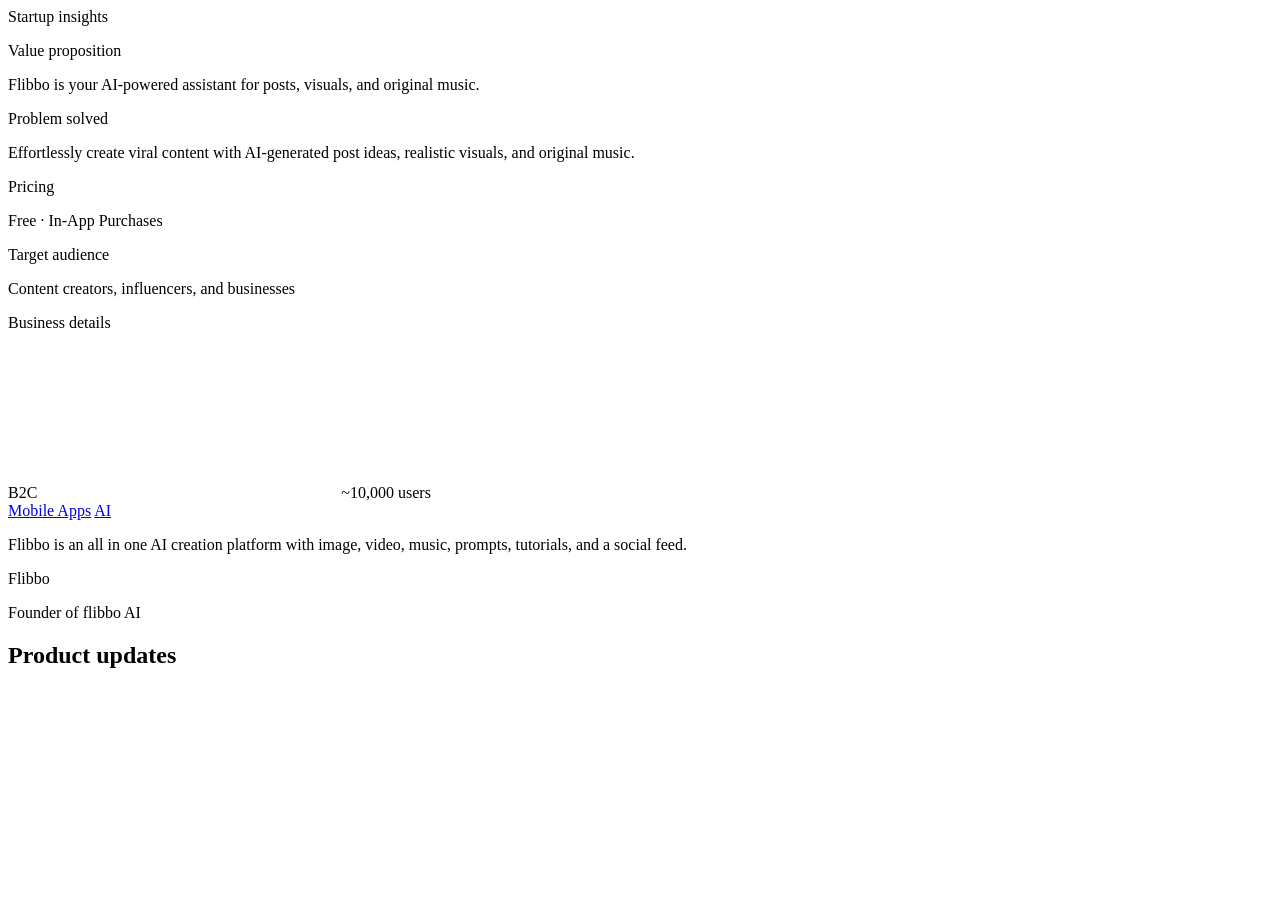
<file: tests/fixtures/startup_flibbo_ai_detail_fixture.html>
<!doctype html>
<html lang="en">
  <body>
    <main class="min-h-screen bg-muted">
      <div class="container mx-auto px-4 py-8 max-w-5xl">
        <div data-slot="card" class="bg-card text-card-foreground flex flex-col gap-6 rounded-xl border py-6 mt-8">
          <div data-slot="card-header" class="@container/card-header grid auto-rows-min items-start gap-2 px-6">
            <div data-slot="card-title" class="font-semibold text-lg">Startup insights</div>
          </div>
          <div data-slot="card-content" class="px-6 pt-0">
            <div class="grid gap-6 md:grid-cols-2">
              <div class="space-y-5">
                <div class="flex gap-3">
                  <div class="flex-1 min-w-0">
                    <p class="text-xs font-medium text-muted-foreground uppercase tracking-wide mb-1">Value proposition</p>
                    <p class="text-sm text-foreground leading-relaxed">
                      Flibbo is your AI-powered assistant for posts, visuals, and original music.
                    </p>
                  </div>
                </div>
                <div class="flex gap-3">
                  <div class="flex-1 min-w-0">
                    <p class="text-xs font-medium text-muted-foreground uppercase tracking-wide mb-1">Problem solved</p>
                    <p class="text-sm text-foreground leading-relaxed">
                      Effortlessly create viral content with AI-generated post ideas, realistic visuals, and original music.
                    </p>
                  </div>
                </div>
                <div class="flex gap-3">
                  <div class="flex-1 min-w-0">
                    <p class="text-xs font-medium text-muted-foreground uppercase tracking-wide mb-1">Pricing</p>
                    <p class="text-sm text-foreground leading-relaxed">Free &middot; In-App Purchases</p>
                  </div>
                </div>
              </div>
              <div class="space-y-5">
                <div class="flex gap-3">
                  <div class="flex-1 min-w-0">
                    <p class="text-xs font-medium text-muted-foreground uppercase tracking-wide mb-1">Target audience</p>
                    <p class="text-sm text-foreground leading-relaxed">Content creators, influencers, and businesses</p>
                  </div>
                </div>
                <div class="flex gap-3">
                  <div class="flex-1 min-w-0">
                    <p class="text-xs font-medium text-muted-foreground uppercase tracking-wide mb-2">Business details</p>
                    <div class="flex flex-wrap gap-2">
                      <span data-slot="badge">B2C</span>
                      <span data-slot="badge"><svg aria-hidden="true"></svg>~<!-- -->10,000<!-- --> users</span>
                    </div>
                  </div>
                </div>
              </div>
            </div>
          </div>
        </div>
        <div class="mt-6 pt-4 border-t flex flex-wrap gap-2">
          <a href="/category/mobile-apps"><span data-slot="badge">Mobile Apps</span></a>
          <a href="/category/ai"><span data-slot="badge">AI</span></a>
        </div>
        <div class="mt-8 py-6 text-center">
          <div class="max-w-2xl mx-auto">
            <p class="text-sm text-foreground whitespace-pre-wrap">
              Flibbo is an all in one AI creation platform with image, video, music, prompts, tutorials, and a social feed.
            </p>
          </div>
          <div class="mt-4 flex items-center justify-center gap-3">
            <div class="text-left">
              <p class="text-sm font-medium">Flibbo</p>
              <p class="text-xs text-muted-foreground">Founder of <!-- -->flibbo AI</p>
            </div>
          </div>
        </div>
        <div class="mt-8">
          <h2 class="text-lg font-semibold mb-4">Product updates</h2>
        </div>
      </div>
    </main>
  </body>
</html>
</file>
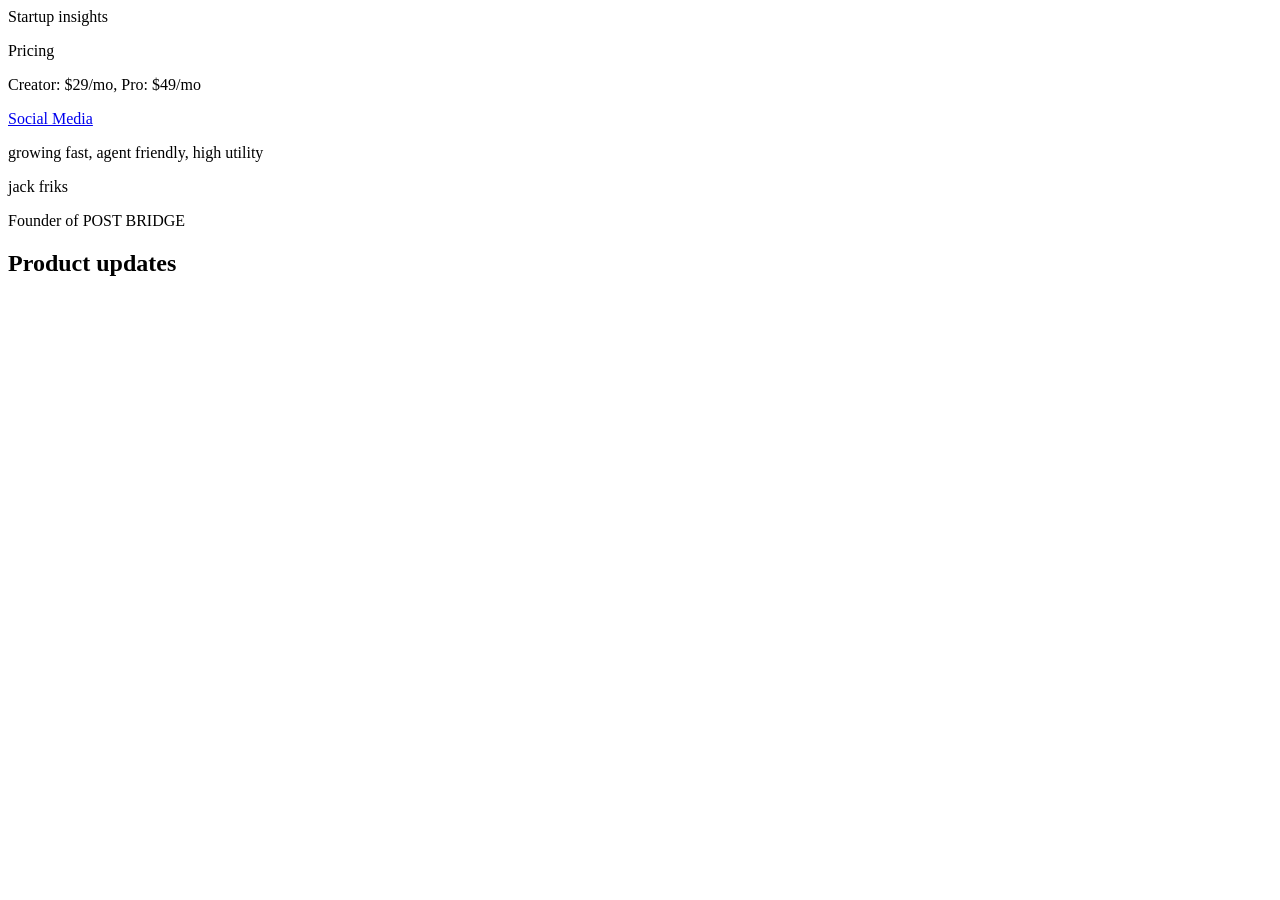
<file: tests/fixtures/startup_post_bridge_sparse_detail_fixture.html>
<!doctype html>
<html lang="en">
  <body>
    <main class="min-h-screen bg-muted">
      <div class="container mx-auto px-4 py-8 max-w-5xl">
        <div data-slot="card" class="bg-card text-card-foreground flex flex-col gap-6 rounded-xl border py-6 mt-8">
          <div data-slot="card-header" class="@container/card-header grid auto-rows-min items-start gap-2 px-6">
            <div data-slot="card-title" class="font-semibold text-lg">Startup insights</div>
          </div>
          <div data-slot="card-content" class="px-6 pt-0">
            <div class="grid gap-6 md:grid-cols-2">
              <div class="space-y-5">
                <div class="flex gap-3">
                  <div class="flex-1 min-w-0">
                    <p class="text-xs font-medium text-muted-foreground uppercase tracking-wide mb-1">Pricing</p>
                    <p class="text-sm text-foreground leading-relaxed">Creator: $29/mo, Pro: $49/mo</p>
                  </div>
                </div>
              </div>
              <div class="space-y-5"></div>
            </div>
            <div class="mt-6 pt-4 border-t flex flex-wrap gap-2">
              <a href="/category/social-media"><span data-slot="badge">Social Media</span></a>
            </div>
          </div>
        </div>
        <div class="mt-8 py-6 text-center">
          <div class="max-w-2xl mx-auto">
            <p class="text-sm text-foreground whitespace-pre-wrap">growing fast, agent friendly, high utility</p>
          </div>
          <div class="mt-4 flex items-center justify-center gap-3">
            <div class="text-left">
              <p class="text-sm font-medium">jack friks</p>
              <p class="text-xs text-muted-foreground">Founder of <!-- -->POST BRIDGE</p>
            </div>
          </div>
        </div>
        <div class="mt-8">
          <h2 class="text-lg font-semibold mb-4">Product updates</h2>
        </div>
      </div>
    </main>
  </body>
</html>
</file>
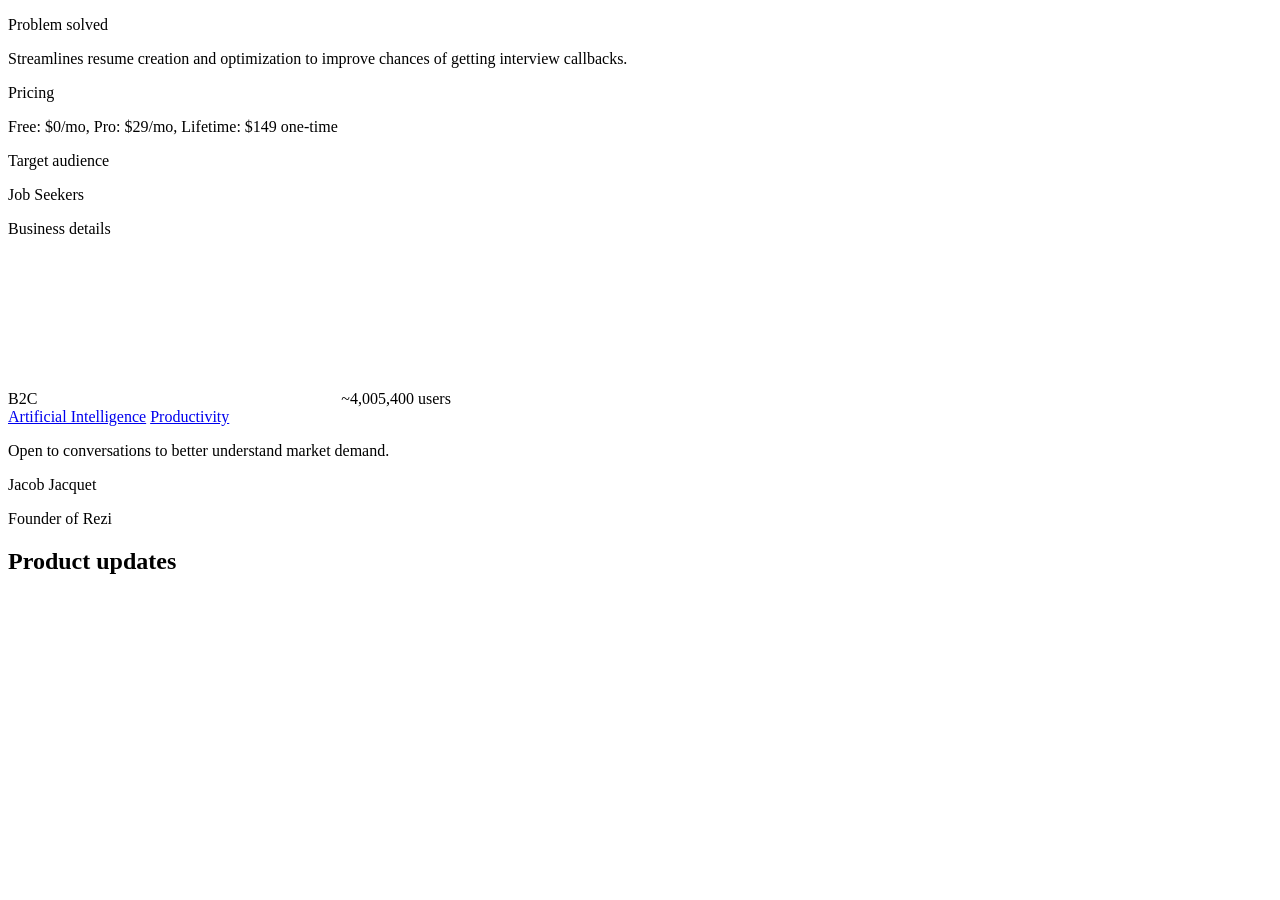
<file: tests/fixtures/startup_rezi_detail_fixture.html>
<!doctype html>
<html lang="en">
  <body>
    <main class="min-h-screen bg-muted">
      <div class="container mx-auto px-4 py-8 max-w-5xl">
        <div class="space-y-5">
          <div class="flex gap-3">
            <div class="flex-1 min-w-0">
              <p class="text-xs font-medium text-muted-foreground uppercase tracking-wide mb-1">Problem solved</p>
              <p class="text-sm text-foreground leading-relaxed">
                Streamlines resume creation and optimization to improve chances of getting interview callbacks.
              </p>
            </div>
          </div>
          <div class="flex gap-3">
            <div class="flex-1 min-w-0">
              <p class="text-xs font-medium text-muted-foreground uppercase tracking-wide mb-1">Pricing</p>
              <p class="text-sm text-foreground leading-relaxed">Free: $0/mo, Pro: $29/mo, Lifetime: $149 one-time</p>
            </div>
          </div>
          <div class="flex gap-3">
            <div class="flex-1 min-w-0">
              <p class="text-xs font-medium text-muted-foreground uppercase tracking-wide mb-1">Target audience</p>
              <p class="text-sm text-foreground leading-relaxed">Job Seekers</p>
            </div>
          </div>
          <div class="flex gap-3">
            <div class="flex-1 min-w-0">
              <p class="text-xs font-medium text-muted-foreground uppercase tracking-wide mb-2">Business details</p>
              <div class="flex flex-wrap gap-2">
                <span data-slot="badge">B2C</span>
                <span data-slot="badge"><svg aria-hidden="true"></svg>~<!-- -->4,005,400<!-- --> users</span>
              </div>
            </div>
          </div>
        </div>
        <div class="mt-6 pt-4 border-t flex flex-wrap gap-2">
          <a href="/category/ai"><span data-slot="badge">Artificial Intelligence</span></a>
          <a href="/category/productivity"><span data-slot="badge">Productivity</span></a>
        </div>
        <div class="mt-8 py-6 text-center">
          <div class="max-w-2xl mx-auto">
            <p class="text-sm text-foreground whitespace-pre-wrap">
              Open to conversations to better understand market demand.
            </p>
          </div>
          <div class="mt-4 flex items-center justify-center gap-3">
            <div class="text-left">
              <p class="text-sm font-medium">Jacob Jacquet</p>
              <p class="text-xs text-muted-foreground">Founder of <!-- -->Rezi</p>
            </div>
          </div>
        </div>
        <div class="mt-8">
          <h2 class="text-lg font-semibold mb-4">Product updates</h2>
        </div>
      </div>
    </main>
  </body>
</html>
</file>
<file: site/assets/site.css>
:root {
  --bg: #05070a;
  --bg-elevated: #0b0f13;
  --bg-panel: #11161d;
  --bg-panel-strong: #171d26;
  --ink: #f4ead7;
  --ink-soft: #b6ae9d;
  --ink-dim: #827c70;
  --line: rgba(246, 165, 58, 0.18);
  --line-strong: rgba(246, 165, 58, 0.38);
  --accent: #f6a53a;
  --accent-soft: rgba(246, 165, 58, 0.14);
  --cyan: #62c9d6;
  --cyan-soft: rgba(98, 201, 214, 0.14);
  --green: #83d486;
  --green-soft: rgba(131, 212, 134, 0.14);
  --red: #ff7b69;
  --red-soft: rgba(255, 123, 105, 0.14);
  --warning: #ffbf61;
  --warning-soft: rgba(255, 191, 97, 0.14);
  --shadow: 0 24px 64px rgba(0, 0, 0, 0.42);
  --radius-lg: 18px;
  --radius-md: 12px;
  --mono: "IBM Plex Mono", "JetBrains Mono", "SFMono-Regular", Consolas, "Liberation Mono", monospace;
  --sans: "Aptos", "Segoe UI Variable", "Segoe UI", sans-serif;
}

* {
  box-sizing: border-box;
}

html {
  scroll-behavior: smooth;
}

body {
  margin: 0;
  color: var(--ink);
  background:
    radial-gradient(circle at top left, rgba(246, 165, 58, 0.12), transparent 30%),
    radial-gradient(circle at top right, rgba(98, 201, 214, 0.08), transparent 22%),
    linear-gradient(180deg, #05070a 0%, #0a0e13 48%, #05070a 100%);
  font-family: var(--mono);
  line-height: 1.55;
}

.page-backdrop {
  position: fixed;
  inset: 0;
  pointer-events: none;
  background-image:
    linear-gradient(rgba(246, 165, 58, 0.03) 1px, transparent 1px),
    linear-gradient(90deg, rgba(246, 165, 58, 0.025) 1px, transparent 1px),
    linear-gradient(180deg, rgba(255, 255, 255, 0.025) 0%, transparent 18%, rgba(0, 0, 0, 0.06) 100%);
  background-size: 28px 28px, 28px 28px, 100% 6px;
  mask-image: linear-gradient(180deg, rgba(0, 0, 0, 0.82), rgba(0, 0, 0, 0.4));
  opacity: 0.8;
}

.site-shell {
  width: min(1480px, calc(100vw - 32px));
  margin: 0 auto;
}

.skip-link {
  position: absolute;
  left: 16px;
  top: -48px;
  z-index: 40;
  padding: 10px 14px;
  border: 1px solid var(--line-strong);
  background: rgba(5, 7, 10, 0.98);
  color: var(--accent);
  text-decoration: none;
  text-transform: uppercase;
  letter-spacing: 0.12em;
  font-size: 0.72rem;
}

.skip-link:focus {
  top: 12px;
}

.skip-link:focus-visible,
.brand:focus-visible,
.nav-link:focus-visible,
.rail-command-link:focus-visible,
.command-chip:focus-visible,
.button:focus-visible {
  outline: none;
  color: var(--ink);
  border-color: rgba(98, 201, 214, 0.44);
  box-shadow:
    0 0 0 1px rgba(98, 201, 214, 0.34),
    0 0 0 4px rgba(98, 201, 214, 0.12);
}

.nav-link:focus-visible,
.rail-command-link:focus-visible,
.command-chip:focus-visible,
.button:focus-visible {
  background: rgba(98, 201, 214, 0.12);
}

.command-strip {
  position: sticky;
  top: 0;
  z-index: 20;
  backdrop-filter: blur(16px);
  background: rgba(5, 7, 10, 0.92);
  border-bottom: 1px solid var(--line-strong);
}

.command-strip-inner {
  display: flex;
  flex-wrap: wrap;
  gap: 18px;
  align-items: flex-start;
  justify-content: space-between;
  padding: 12px 0;
}

.brand {
  display: inline-flex;
  flex: 1 1 340px;
  flex-direction: column;
  gap: 4px;
  color: inherit;
  text-decoration: none;
}

.brand-kicker,
.eyebrow,
.stat-label,
.panel-kicker,
.rail-kicker,
.command-prompt-label {
  letter-spacing: 0.18em;
  text-transform: uppercase;
  font-size: 0.72rem;
  color: var(--accent);
  font-weight: 700;
}

.brand-title {
  font-size: 0.96rem;
  font-weight: 700;
  letter-spacing: 0.08em;
  text-transform: uppercase;
}

.brand-status {
  display: flex;
  flex-wrap: wrap;
  gap: 8px;
}

.brand-badge {
  display: inline-flex;
  align-items: center;
  gap: 7px;
  min-height: 28px;
  padding: 0 10px;
  border: 1px solid var(--line);
  border-radius: 999px;
  background: rgba(17, 22, 29, 0.92);
  color: var(--ink-soft);
  font-size: 0.68rem;
  text-transform: uppercase;
  letter-spacing: 0.08em;
}

.brand-badge strong {
  color: var(--ink);
  font-size: 0.64rem;
}

.brand-badge-accent {
  border-color: var(--line-strong);
  background: var(--accent-soft);
}

.brand-badge.is-passed {
  color: var(--green);
  background: var(--green-soft);
  border-color: rgba(131, 212, 134, 0.36);
}

.brand-badge.is-warning {
  color: var(--warning);
  background: var(--warning-soft);
  border-color: rgba(255, 191, 97, 0.36);
}

.brand-badge.is-failed {
  color: var(--red);
  background: var(--red-soft);
  border-color: rgba(255, 123, 105, 0.36);
}

.ticker-strip,
.command-bar-links {
  display: flex;
  flex: 1 1 620px;
  flex-wrap: wrap;
  gap: 10px;
}

.shell-pill {
  display: inline-flex;
  align-items: center;
  gap: 8px;
  min-height: 34px;
  padding: 0 12px;
  border: 1px solid var(--line);
  border-radius: 999px;
  background: rgba(17, 22, 29, 0.92);
  color: var(--ink-soft);
  font-size: 0.76rem;
  text-transform: uppercase;
  letter-spacing: 0.08em;
}

.shell-pill strong {
  color: var(--ink);
  font-size: 0.7rem;
}

.shell-pill-accent {
  border-color: var(--line-strong);
  background: var(--accent-soft);
}

.shell-pill.is-passed {
  color: var(--green);
  background: var(--green-soft);
  border-color: rgba(131, 212, 134, 0.36);
}

.shell-pill.is-warning {
  color: var(--warning);
  background: var(--warning-soft);
  border-color: rgba(255, 191, 97, 0.36);
}

.shell-pill.is-failed {
  color: var(--red);
  background: var(--red-soft);
  border-color: rgba(255, 123, 105, 0.36);
}

.nav-links {
  display: grid;
  gap: 8px;
}

.rail-command-links {
  display: grid;
  gap: 8px;
}

.rail-command-group {
  display: grid;
  gap: 10px;
}

.rail-command-group + .rail-command-group {
  padding-top: 10px;
  border-top: 1px dashed rgba(246, 165, 58, 0.16);
}

.rail-command-group-head {
  display: flex;
  align-items: flex-start;
  justify-content: space-between;
  gap: 10px;
  flex-wrap: wrap;
}

.rail-command-group-meta {
  display: flex;
  flex-wrap: wrap;
  justify-content: flex-end;
  gap: 8px;
}

.rail-command-divider {
  display: flex;
  align-items: center;
  gap: 10px;
  margin: 2px 0 0;
  color: var(--ink-dim);
}

.rail-command-divider::before,
.rail-command-divider::after {
  content: "";
  flex: 1 1 auto;
  border-top: 1px dashed rgba(98, 201, 214, 0.2);
}

.rail-command-divider-label {
  font-size: 0.65rem;
  letter-spacing: 0.14em;
  text-transform: uppercase;
  color: var(--cyan);
}

.rail-command-divider-count {
  font-size: 0.64rem;
  letter-spacing: 0.12em;
  text-transform: uppercase;
  color: var(--ink-soft);
}

.rail-command-divider-file-share {
  font-size: 0.64rem;
  letter-spacing: 0.08em;
  color: var(--ink-soft);
}

.rail-command-divider-bytes {
  font-size: 0.64rem;
  letter-spacing: 0.08em;
  color: var(--ink-dim);
}

.rail-command-divider-range {
  font-size: 0.64rem;
  letter-spacing: 0.08em;
  color: var(--ink-soft);
}

.rail-command-divider-spread {
  font-size: 0.64rem;
  letter-spacing: 0.08em;
  color: var(--accent-muted);
}

.rail-command-divider-delta {
  font-size: 0.64rem;
  letter-spacing: 0.08em;
  color: var(--ink-dim);
}

.rail-command-divider-gap {
  font-size: 0.64rem;
  letter-spacing: 0.08em;
  color: var(--accent-muted);
}

.rail-command-divider-top-share {
  font-size: 0.64rem;
  letter-spacing: 0.08em;
  color: var(--accent);
}

.rail-command-divider-smallest-share {
  font-size: 0.64rem;
  letter-spacing: 0.08em;
  color: var(--ink-soft);
}

.rail-command-divider-median {
  font-size: 0.64rem;
  letter-spacing: 0.08em;
  color: var(--ink-dim);
}

.rail-command-divider-max-median {
  font-size: 0.64rem;
  letter-spacing: 0.08em;
  color: var(--accent-muted);
}

.rail-command-divider-average {
  font-size: 0.64rem;
  letter-spacing: 0.08em;
  color: var(--ink-soft);
}

.rail-command-divider-share {
  font-size: 0.64rem;
  letter-spacing: 0.08em;
  color: var(--accent);
}

.rail-command-group-title,
.rail-command-group-empty {
  margin: 0;
}

.rail-command-group-title {
  color: var(--ink-soft);
  text-transform: uppercase;
  letter-spacing: 0.12em;
  font-size: 0.68rem;
}

.rail-command-group-empty {
  color: var(--ink-dim);
  font-size: 0.76rem;
}

.nav-link,
.rail-command-link,
.command-chip {
  display: inline-flex;
  align-items: center;
  justify-content: center;
  min-height: 42px;
  padding: 10px 14px;
  border-radius: 999px;
  color: var(--ink-soft);
  text-decoration: none;
  border: 1px solid var(--line);
  background: rgba(17, 22, 29, 0.92);
  transition: 180ms ease;
  text-transform: uppercase;
  letter-spacing: 0.08em;
  font-size: 0.78rem;
}

.nav-link {
  justify-content: space-between;
  flex-wrap: wrap;
  gap: 10px;
}

.nav-link-label {
  color: var(--ink);
}

.nav-link-meta {
  display: inline-flex;
  flex-wrap: wrap;
  justify-content: flex-end;
  gap: 6px;
  margin-left: auto;
}

.nav-link-badge {
  display: inline-flex;
  align-items: center;
  min-height: 22px;
  padding: 0 8px;
  border: 1px solid var(--line);
  border-radius: 999px;
  background: rgba(5, 7, 10, 0.2);
  color: var(--ink-dim);
  font-size: 0.62rem;
  letter-spacing: 0.12em;
}

.nav-link-badge-route {
  color: var(--accent);
  border-color: rgba(98, 201, 214, 0.22);
  background: rgba(98, 201, 214, 0.08);
}

.nav-link-badge.is-active {
  color: var(--ink);
  border-color: var(--line-strong);
  background: rgba(246, 165, 58, 0.18);
}

.nav-link-badge.is-standby {
  color: var(--cyan);
  border-color: rgba(98, 201, 214, 0.22);
  background: rgba(98, 201, 214, 0.08);
}

.command-deck-link {
  justify-content: space-between;
  flex-wrap: wrap;
  gap: 10px;
}

.command-deck-label {
  color: var(--ink);
}

.command-deck-meta {
  display: inline-flex;
  flex-wrap: wrap;
  justify-content: flex-end;
  gap: 6px;
  margin-left: auto;
}

.command-deck-badge {
  display: inline-flex;
  align-items: center;
  min-height: 22px;
  padding: 0 8px;
  border: 1px solid var(--line);
  border-radius: 999px;
  background: rgba(5, 7, 10, 0.2);
  color: var(--ink-dim);
  font-size: 0.62rem;
  letter-spacing: 0.12em;
}

.command-deck-badge-order {
  color: var(--accent);
  border-color: rgba(246, 165, 58, 0.22);
  background: rgba(246, 165, 58, 0.08);
}

.command-deck-badge-anchor {
  color: var(--cyan);
  border-color: rgba(98, 201, 214, 0.22);
  background: rgba(98, 201, 214, 0.08);
}

.route-registry-link {
  justify-content: space-between;
  flex-wrap: wrap;
  gap: 10px;
}

.route-registry-label {
  color: var(--ink);
}

.route-registry-meta {
  display: inline-flex;
  flex-wrap: wrap;
  justify-content: flex-end;
  gap: 6px;
  margin-left: auto;
}

.route-registry-badge {
  display: inline-flex;
  align-items: center;
  min-height: 22px;
  padding: 0 8px;
  border: 1px solid var(--line);
  border-radius: 999px;
  background: rgba(5, 7, 10, 0.2);
  color: var(--ink-dim);
  font-size: 0.62rem;
  letter-spacing: 0.12em;
}

.route-registry-badge-target {
  color: var(--cyan);
  border-color: rgba(98, 201, 214, 0.22);
  background: rgba(98, 201, 214, 0.08);
}

.route-registry-badge-kind {
  color: var(--accent);
  border-color: rgba(246, 165, 58, 0.22);
  background: rgba(246, 165, 58, 0.08);
}

.output-registry-link {
  justify-content: space-between;
  flex-wrap: wrap;
  gap: 10px;
}

.output-registry-label {
  color: var(--ink);
}

.output-registry-meta {
  display: inline-flex;
  flex-wrap: wrap;
  justify-content: flex-end;
  gap: 6px;
  margin-left: auto;
}

.output-registry-badge {
  display: inline-flex;
  align-items: center;
  min-height: 22px;
  padding: 0 8px;
  border: 1px solid var(--line);
  border-radius: 999px;
  background: rgba(5, 7, 10, 0.2);
  color: var(--ink-dim);
  font-size: 0.62rem;
  letter-spacing: 0.12em;
}

.output-registry-badge-target {
  color: var(--cyan);
  border-color: rgba(98, 201, 214, 0.22);
  background: rgba(98, 201, 214, 0.08);
}

.output-registry-badge-format {
  color: var(--accent);
  border-color: rgba(246, 165, 58, 0.22);
  background: rgba(246, 165, 58, 0.08);
}

.output-registry-badge-bytes {
  color: var(--green);
  border-color: rgba(131, 212, 134, 0.22);
  background: rgba(131, 212, 134, 0.08);
}

.output-registry-badge-share {
  color: var(--ink-soft);
  border-color: rgba(244, 234, 215, 0.18);
  background: rgba(244, 234, 215, 0.06);
}

.output-registry-badge-rank {
  color: var(--warning);
  border-color: rgba(255, 191, 97, 0.22);
  background: rgba(255, 191, 97, 0.08);
}

.output-registry-badge-format-rank {
  color: var(--cyan);
  border-color: rgba(98, 201, 214, 0.22);
  background: rgba(98, 201, 214, 0.08);
}

.output-registry-badge-format-share {
  color: var(--red);
  border-color: rgba(255, 123, 105, 0.22);
  background: rgba(255, 123, 105, 0.08);
}

.output-registry-badge-format-total {
  color: var(--green);
  border-color: rgba(131, 212, 134, 0.22);
  background: rgba(131, 212, 134, 0.08);
}

.output-registry-badge-format-count {
  color: var(--accent);
  border-color: rgba(246, 165, 58, 0.22);
  background: rgba(246, 165, 58, 0.08);
}

.output-registry-badge-format-file-share {
  color: var(--ink);
  border-color: rgba(244, 234, 215, 0.22);
  background: rgba(244, 234, 215, 0.12);
}

.output-registry-badge-format-average-size {
  color: var(--cyan);
  border-color: rgba(98, 201, 214, 0.22);
  background: rgba(98, 201, 214, 0.12);
}

.output-registry-badge-format-median-size {
  color: var(--warning);
  border-color: rgba(255, 191, 97, 0.22);
  background: rgba(255, 191, 97, 0.12);
}

.output-registry-badge-format-max-median {
  color: var(--red);
  border-color: rgba(255, 123, 105, 0.22);
  background: rgba(255, 123, 105, 0.12);
}

.output-registry-badge-format-top-share {
  color: var(--green);
  border-color: rgba(131, 212, 134, 0.22);
  background: rgba(131, 212, 134, 0.12);
}

.output-registry-badge-format-smallest-share {
  color: var(--ink);
  border-color: rgba(244, 234, 215, 0.22);
  background: rgba(244, 234, 215, 0.12);
}

.output-registry-badge-format-share-gap {
  color: var(--warning);
  border-color: rgba(255, 191, 97, 0.22);
  background: rgba(255, 191, 97, 0.12);
}

.output-registry-badge-format-byte-delta {
  color: var(--accent);
  border-color: rgba(246, 165, 58, 0.22);
  background: rgba(246, 165, 58, 0.12);
}

.output-registry-badge-format-byte-range {
  color: var(--cyan);
  border-color: rgba(98, 201, 214, 0.22);
  background: rgba(98, 201, 214, 0.12);
}

.output-registry-badge-format-spread-ratio {
  color: var(--green);
  border-color: rgba(131, 212, 134, 0.22);
  background: rgba(131, 212, 134, 0.12);
}

.output-registry-badge-format-section-byte-share {
  color: var(--warning);
  border-color: rgba(255, 191, 97, 0.22);
  background: rgba(255, 191, 97, 0.12);
}

.output-registry-badge-format-section-byte-rank {
  color: var(--cyan);
  border-color: rgba(98, 201, 214, 0.22);
  background: rgba(98, 201, 214, 0.12);
}

.output-registry-badge-format-section-file-rank {
  color: var(--red);
  border-color: rgba(255, 123, 105, 0.22);
  background: rgba(255, 123, 105, 0.12);
}

.output-registry-badge-format-byte-file-share-gap {
  color: var(--warning);
  border-color: rgba(255, 191, 97, 0.22);
  background: rgba(255, 191, 97, 0.12);
}

.output-registry-badge-format-byte-file-share-ratio {
  color: var(--green);
  border-color: rgba(131, 212, 134, 0.22);
  background: rgba(131, 212, 134, 0.12);
}

.nav-link:hover,
.nav-link.is-active,
.rail-command-link:hover,
.command-chip:hover {
  color: var(--ink);
  background: var(--accent-soft);
  border-color: var(--line-strong);
}

.workstation {
  display: grid;
  grid-template-columns: 240px minmax(0, 1fr) 290px;
  gap: 18px;
  padding: 18px 0 0;
  align-items: start;
}

.control-rail,
.monitor-rail {
  position: sticky;
  top: 74px;
  display: grid;
  gap: 14px;
}

.workspace {
  min-width: 0;
  display: flex;
  flex-direction: column;
  gap: 18px;
}

.rail-module,
.workspace-command,
.hero,
.section-card,
.site-footer {
  background: linear-gradient(180deg, rgba(23, 29, 38, 0.95), rgba(11, 15, 19, 0.98));
  border: 1px solid var(--line);
  box-shadow: var(--shadow);
  border-radius: var(--radius-lg);
  position: relative;
  overflow: hidden;
}

.rail-module::before,
.workspace-command::before,
.hero::before,
.section-card::before,
.site-footer::before,
.table-wrap::before,
.stat-card::before,
.callout-card::before,
.download-card::before,
.chart-card::before,
.check-item::before {
  content: "";
  position: absolute;
  inset: 0 auto auto 0;
  width: 100%;
  height: 2px;
  background: linear-gradient(90deg, rgba(246, 165, 58, 0.85), rgba(98, 201, 214, 0.28), transparent 92%);
  pointer-events: none;
}

.rail-module,
.workspace-command,
.site-footer {
  padding: 16px 18px;
}

.rail-module-accent {
  border-color: rgba(246, 165, 58, 0.36);
}

.rail-module-warning {
  border-color: rgba(255, 191, 97, 0.32);
}

.rail-module-good {
  border-color: rgba(131, 212, 134, 0.32);
}

.rail-title {
  margin: 6px 0 10px;
  font-size: 1rem;
}

.rail-copy,
.hero-aside-note,
.section-head p,
.site-footer p,
.chart-copy p,
.callout-card p,
.download-card p,
.hero-lede,
.stat-note,
.prose p,
.prose li,
.check-item span,
.metric-list dt {
  color: var(--ink-soft);
}

.metric-list {
  margin: 14px 0 0;
  display: grid;
  gap: 8px;
}

.metric-list div {
  display: flex;
  align-items: baseline;
  justify-content: space-between;
  gap: 12px;
  padding-top: 8px;
  border-top: 1px dashed rgba(246, 165, 58, 0.18);
}

.metric-list dt {
  font-size: 0.72rem;
  text-transform: uppercase;
  letter-spacing: 0.14em;
}

.metric-list dd {
  margin: 0;
  color: var(--ink);
  text-align: right;
}

.workspace-command {
  display: flex;
  flex-wrap: wrap;
  gap: 14px;
  align-items: flex-start;
  justify-content: space-between;
}

.command-prompt {
  display: inline-flex;
  align-items: center;
  gap: 10px;
  color: var(--ink-soft);
}

.command-entry {
  flex: 1 1 460px;
  min-width: min(100%, 460px);
  display: grid;
  gap: 8px;
}

.workspace-command .annotation-rail-grid,
.command-status {
  width: 100%;
}

.command-surface-rails {
  margin-bottom: 0;
}

.command-input-wrap {
  display: flex;
  align-items: center;
  gap: 10px;
  min-height: 56px;
  padding: 10px 14px;
  border: 1px solid rgba(246, 165, 58, 0.24);
  border-radius: 12px;
  background: rgba(246, 165, 58, 0.08);
}

.command-input-wrap:focus-within {
  border-color: rgba(98, 201, 214, 0.44);
  background: rgba(98, 201, 214, 0.08);
  box-shadow:
    0 0 0 1px rgba(98, 201, 214, 0.28),
    inset 0 0 0 1px rgba(98, 201, 214, 0.08);
}

.command-prefix {
  color: var(--accent);
  text-transform: uppercase;
  letter-spacing: 0.08em;
  font-size: 0.76rem;
  white-space: nowrap;
}

.command-input {
  width: 100%;
  min-width: 0;
  border: 0;
  outline: 0;
  background: transparent;
  color: var(--ink);
  font: inherit;
}

.command-input::placeholder {
  color: var(--ink-dim);
}

.command-shortcuts {
  display: flex;
  flex-wrap: wrap;
  gap: 8px;
}

.shortcut-chip {
  display: inline-flex;
  align-items: center;
  gap: 8px;
  min-height: 34px;
  padding: 0 10px;
  border: 1px solid rgba(98, 201, 214, 0.18);
  border-radius: 999px;
  background: rgba(98, 201, 214, 0.08);
  color: var(--ink-soft);
  font-size: 0.72rem;
  letter-spacing: 0.06em;
  text-transform: uppercase;
}

.shortcut-keys {
  display: inline-flex;
  align-items: center;
  gap: 4px;
}

.shortcut-chip kbd {
  min-width: 28px;
  padding: 4px 6px;
  border: 1px solid rgba(246, 165, 58, 0.24);
  border-radius: 8px;
  background: rgba(5, 7, 10, 0.92);
  color: var(--ink);
  font: inherit;
  font-size: 0.68rem;
  line-height: 1;
  box-shadow: inset 0 -1px 0 rgba(246, 165, 58, 0.12);
}

.command-help,
.command-status {
  margin: 0;
  color: var(--ink-soft);
  font-size: 0.8rem;
}

.command-status {
  text-transform: uppercase;
  letter-spacing: 0.08em;
}

.command-chip.is-muted,
.rail-command-link.is-muted {
  opacity: 0.38;
}

.command-chip.is-targeted,
.rail-command-link.is-targeted {
  color: var(--ink);
  background: rgba(98, 201, 214, 0.12);
  border-color: rgba(98, 201, 214, 0.34);
}

.hero,
.section-card {
  scroll-margin-top: 92px;
}

.hero.is-focused,
.section-card.is-focused {
  border-color: rgba(98, 201, 214, 0.42);
  box-shadow:
    0 0 0 1px rgba(98, 201, 214, 0.24),
    var(--shadow);
}

.hero {
  padding: 24px;
}

.hero-grid {
  display: grid;
  grid-template-columns: minmax(0, 1.7fr) minmax(280px, 0.9fr);
  gap: 18px;
  align-items: stretch;
}

.hero-head {
  display: flex;
  gap: 16px;
  align-items: flex-start;
  justify-content: space-between;
  margin-bottom: 14px;
}

.panel-code {
  display: inline-flex;
  align-items: center;
  gap: 8px;
  color: var(--ink-soft);
  text-transform: uppercase;
  letter-spacing: 0.12em;
  font-size: 0.74rem;
  white-space: nowrap;
}

.panel-code::before {
  content: "";
  width: 8px;
  height: 8px;
  border-radius: 999px;
  background: var(--accent);
  box-shadow: 0 0 0 4px rgba(246, 165, 58, 0.12);
}

.hero-panel {
  padding: 18px;
  border: 1px solid rgba(246, 165, 58, 0.2);
  border-radius: var(--radius-md);
  background: linear-gradient(180deg, rgba(246, 165, 58, 0.08), rgba(11, 15, 19, 0.4));
}

.hero-aside {
  display: grid;
  gap: 10px;
}

.hero-aside p {
  margin: 0;
}

h1,
h2,
h3 {
  margin: 0 0 12px;
  line-height: 1.05;
  font-family: var(--sans);
  text-transform: uppercase;
  letter-spacing: 0.05em;
}

h1 {
  font-size: clamp(2.2rem, 4vw, 4.4rem);
  max-width: 13ch;
}

h2 {
  font-size: clamp(1.2rem, 1.7vw, 1.75rem);
}

h3 {
  font-size: 1rem;
}

.hero-meta {
  display: flex;
  flex-wrap: wrap;
  gap: 12px;
  align-items: center;
  margin-top: 22px;
}

.button {
  display: inline-flex;
  align-items: center;
  justify-content: center;
  min-height: 44px;
  padding: 0 18px;
  border-radius: 999px;
  text-decoration: none;
  color: #140f06;
  background: linear-gradient(135deg, #f6a53a 0%, #ffbf61 100%);
  border: 1px solid rgba(255, 191, 97, 0.52);
  box-shadow: 0 10px 22px rgba(246, 165, 58, 0.18);
  text-transform: uppercase;
  letter-spacing: 0.06em;
  font-size: 0.82rem;
  font-weight: 700;
}

.button.button-secondary {
  color: var(--ink);
  background: rgba(17, 22, 29, 0.92);
  box-shadow: none;
  border: 1px solid rgba(98, 201, 214, 0.3);
}

.status-pill {
  display: inline-flex;
  align-items: center;
  gap: 8px;
  min-height: 36px;
  padding: 0 14px;
  border-radius: 999px;
  font-size: 0.78rem;
  font-weight: 700;
  letter-spacing: 0.08em;
  text-transform: uppercase;
  border: 1px solid currentColor;
}

.status-pill.is-passed {
  color: var(--green);
  background: var(--green-soft);
}

.status-pill.is-warning {
  color: var(--amber);
  background: var(--amber-soft);
}

.status-pill.is-failed {
  color: var(--red);
  background: var(--red-soft);
}

.hero-aside-value,
.stat-value {
  margin: 0;
  font-size: clamp(1.8rem, 2.2vw, 2.7rem);
  font-weight: 800;
  font-family: var(--sans);
  letter-spacing: 0.03em;
}

.section-card {
  grid-column: 1 / -1;
  padding: 22px;
}

.section-card.layout-compact {
  grid-column: span 6;
}

.panel-stack {
  display: grid;
  grid-template-columns: repeat(12, minmax(0, 1fr));
  gap: 18px;
}

.section-head {
  display: flex;
  gap: 14px;
  align-items: flex-start;
  justify-content: space-between;
  margin-bottom: 18px;
  padding-bottom: 14px;
  border-bottom: 1px solid rgba(246, 165, 58, 0.16);
}

.section-head-copy {
  display: grid;
  gap: 6px;
}

.panel-tag {
  display: inline-flex;
  align-items: center;
  min-height: 30px;
  padding: 0 10px;
  border-radius: 999px;
  border: 1px solid rgba(98, 201, 214, 0.24);
  background: rgba(98, 201, 214, 0.08);
  color: var(--cyan);
  text-transform: uppercase;
  letter-spacing: 0.1em;
  font-size: 0.72rem;
  white-space: nowrap;
}

.stat-grid,
.infographic-grid,
.card-grid,
.chart-grid,
.two-up {
  display: grid;
  gap: 14px;
}

.stat-grid {
  grid-template-columns: repeat(auto-fit, minmax(210px, 1fr));
}

.infographic-grid {
  margin-top: 16px;
  grid-template-columns: repeat(auto-fit, minmax(240px, 1fr));
}

.card-grid,
.two-up {
  grid-template-columns: repeat(auto-fit, minmax(260px, 1fr));
}

.chart-grid {
  grid-template-columns: repeat(auto-fit, minmax(280px, 1fr));
}

.stat-card,
.infographic-card,
.callout-card,
.download-card,
.chart-card,
.table-wrap,
.check-item {
  position: relative;
  background: linear-gradient(180deg, rgba(23, 29, 38, 0.88), rgba(11, 15, 19, 0.96));
  border: 1px solid rgba(246, 165, 58, 0.16);
  border-radius: var(--radius-md);
  overflow: hidden;
}

.stat-card,
.infographic-card,
.callout-card,
.download-card {
  padding: 18px;
}

.infographic-card {
  display: grid;
  gap: 12px;
  border-color: rgba(98, 201, 214, 0.18);
  background:
    radial-gradient(circle at top right, rgba(246, 165, 58, 0.16), transparent 38%),
    linear-gradient(180deg, rgba(23, 29, 38, 0.94), rgba(11, 15, 19, 0.98));
}

.infographic-head {
  display: flex;
  align-items: flex-start;
  justify-content: space-between;
  gap: 12px;
}

.infographic-kicker {
  margin: 0;
  color: var(--cyan);
  text-transform: uppercase;
  letter-spacing: 0.14em;
  font-size: 0.68rem;
}

.infographic-value {
  margin: 0;
  color: var(--ink);
  font-family: var(--sans);
  font-size: clamp(1.3rem, 1.9vw, 2rem);
  font-weight: 800;
  letter-spacing: 0.04em;
  text-align: right;
}

.infographic-note {
  margin: 0;
  color: var(--ink-soft);
}

.infographic-stack {
  display: grid;
  gap: 10px;
}

.infographic-meter {
  display: grid;
  gap: 6px;
}

.infographic-meter-head {
  display: flex;
  justify-content: space-between;
  gap: 10px;
  align-items: baseline;
  font-size: 0.82rem;
  color: var(--ink-soft);
}

.infographic-meter-head strong {
  color: var(--ink);
  font-size: 0.78rem;
  letter-spacing: 0.08em;
  text-transform: uppercase;
}

.infographic-track {
  position: relative;
  height: 9px;
  border-radius: 999px;
  overflow: hidden;
  background: rgba(244, 234, 215, 0.08);
  border: 1px solid rgba(244, 234, 215, 0.08);
}

.infographic-fill {
  display: block;
  height: 100%;
  border-radius: inherit;
  background: linear-gradient(90deg, rgba(246, 165, 58, 0.84), rgba(246, 165, 58, 0.28));
}

.infographic-fill.tone-accent {
  background: linear-gradient(90deg, rgba(246, 165, 58, 0.94), rgba(246, 165, 58, 0.34));
}

.infographic-fill.tone-cyan {
  background: linear-gradient(90deg, rgba(98, 201, 214, 0.94), rgba(98, 201, 214, 0.32));
}

.infographic-fill.tone-green {
  background: linear-gradient(90deg, rgba(92, 214, 141, 0.94), rgba(92, 214, 141, 0.32));
}

.infographic-fill.tone-red {
  background: linear-gradient(90deg, rgba(255, 104, 104, 0.94), rgba(255, 104, 104, 0.34));
}

.chart-card img {
  display: block;
  width: 100%;
  height: auto;
  background: #f7f3ea;
  border-bottom: 1px solid rgba(246, 165, 58, 0.16);
}

.chart-detail-grid {
  display: grid;
  gap: 16px;
  grid-template-columns: minmax(0, 1.15fr) minmax(240px, 0.85fr);
  padding: 16px 18px 18px;
}

.chart-copy {
  display: grid;
  gap: 10px;
  align-content: start;
}

.chart-copy h3,
.chart-annotation-rail h4 {
  margin: 0;
}

.chart-copy p,
.chart-annotation-note {
  margin: 0;
}

.chart-annotation-rail {
  display: grid;
  gap: 12px;
  align-content: start;
  padding-left: 16px;
  border-left: 1px solid rgba(98, 201, 214, 0.18);
}

.chart-annotation-kicker {
  margin: 0;
  color: var(--cyan);
  text-transform: uppercase;
  letter-spacing: 0.14em;
  font-size: 0.68rem;
}

.chart-annotation-note {
  color: var(--ink-soft);
}

.chart-annotation-stack {
  display: grid;
  gap: 10px;
}

.annotation-rail-grid {
  display: grid;
  gap: 14px;
  margin-bottom: 16px;
  grid-template-columns: repeat(auto-fit, minmax(240px, 1fr));
}

.chart-annotation-rail-standalone {
  position: relative;
  overflow: hidden;
  padding: 16px 18px 18px;
  border-left: 0;
  border: 1px solid rgba(98, 201, 214, 0.18);
  border-radius: var(--radius-md);
  background:
    radial-gradient(circle at top right, rgba(98, 201, 214, 0.12), transparent 34%),
    linear-gradient(180deg, rgba(18, 24, 31, 0.92), rgba(11, 15, 19, 0.98));
}

.chart-copy a,
.download-card a,
.table-wrap a,
.prose a {
  color: var(--cyan);
  text-decoration-thickness: 0.08em;
  text-underline-offset: 0.14em;
  overflow-wrap: anywhere;
}

.section-note {
  margin-top: 16px;
  padding: 14px 16px;
  border-radius: 12px;
  border: 1px solid rgba(98, 201, 214, 0.22);
  border-left: 3px solid var(--cyan);
  background: rgba(98, 201, 214, 0.08);
}

.download-summary,
.download-badges {
  display: flex;
  flex-wrap: wrap;
  gap: 8px;
}

.download-summary {
  margin-bottom: 16px;
}

.download-badge {
  display: inline-flex;
  align-items: center;
  min-height: 28px;
  padding: 0 10px;
  border-radius: 999px;
  border: 1px solid rgba(246, 165, 58, 0.18);
  background: rgba(246, 165, 58, 0.08);
  color: var(--ink);
  text-transform: uppercase;
  letter-spacing: 0.08em;
  font-size: 0.68rem;
  white-space: nowrap;
}

.download-badge-count {
  border-color: rgba(246, 165, 58, 0.34);
  color: var(--accent);
}

.download-badge-format {
  border-color: rgba(98, 201, 214, 0.28);
  background: rgba(98, 201, 214, 0.08);
  color: var(--cyan);
}

.download-badge-meta {
  border-color: rgba(244, 234, 215, 0.12);
  background: rgba(244, 234, 215, 0.05);
  color: var(--ink-soft);
}

.download-provenance,
.download-hash {
  margin: 12px 0 0;
  color: var(--ink-soft);
  font-size: 0.8rem;
}

.download-hash code {
  font-family: var(--mono);
  overflow-wrap: anywhere;
}

.table-wrap {
  overflow-x: auto;
}

table {
  width: 100%;
  border-collapse: collapse;
  min-width: 640px;
}

th,
td {
  padding: 12px 14px;
  text-align: left;
  border-bottom: 1px solid rgba(246, 165, 58, 0.12);
  vertical-align: top;
}

th {
  font-size: 0.74rem;
  letter-spacing: 0.14em;
  text-transform: uppercase;
  color: var(--accent);
  background: rgba(246, 165, 58, 0.06);
}

tbody tr:nth-child(odd) {
  background: rgba(255, 255, 255, 0.01);
}

tbody tr:hover {
  background: rgba(246, 165, 58, 0.05);
}

tbody tr:last-child td {
  border-bottom: 0;
}

.check-list {
  list-style: none;
  margin: 0;
  padding: 0;
  display: grid;
  gap: 10px;
}

.check-item {
  display: flex;
  flex-direction: column;
  gap: 4px;
  padding: 14px 16px;
}

.check-item.check-pass {
  border-left: 4px solid var(--green);
}

.check-item.check-warn {
  border-left: 4px solid var(--warning);
}

.check-item.check-fail {
  border-left: 4px solid var(--red);
}

.prose h1,
.prose h2,
.prose h3 {
  margin-top: 1.4em;
}

.prose h1:first-child,
.prose h2:first-child,
.prose h3:first-child {
  margin-top: 0;
}

.prose ul,
.prose ol {
  padding-left: 1.3rem;
}

.prose pre {
  overflow-x: auto;
  padding: 16px;
  border-radius: 12px;
  background: #05070a;
  color: #f8fafc;
  border: 1px solid rgba(246, 165, 58, 0.18);
}

code {
  font-family: var(--mono);
  font-size: 0.94em;
  background: rgba(246, 165, 58, 0.1);
  padding: 0.12em 0.34em;
  border-radius: 0.34em;
}

pre code {
  padding: 0;
  background: transparent;
}

.site-footer {
  margin: 18px auto 28px;
}

@media (max-width: 1240px) {
  .workstation {
    grid-template-columns: 220px minmax(0, 1fr);
  }

  .monitor-rail {
    position: static;
    grid-column: 1 / -1;
    grid-template-columns: repeat(auto-fit, minmax(220px, 1fr));
  }
}

@media (max-width: 980px) {
  .workstation {
    grid-template-columns: 1fr;
  }

  .control-rail,
  .monitor-rail {
    position: static;
    grid-template-columns: repeat(auto-fit, minmax(220px, 1fr));
  }

  .hero-grid {
    grid-template-columns: 1fr;
  }

  .section-card.layout-compact {
    grid-column: 1 / -1;
  }

  .chart-detail-grid {
    grid-template-columns: 1fr;
  }

  .chart-annotation-rail {
    padding-left: 0;
    padding-top: 14px;
    border-left: 0;
    border-top: 1px solid rgba(98, 201, 214, 0.18);
  }

  .chart-annotation-rail-standalone {
    padding-top: 16px;
    border-top: 0;
  }
}

@media (max-width: 680px) {
  .command-strip-inner,
  .workspace-command,
  .hero-head,
  .section-head {
    flex-direction: column;
    align-items: flex-start;
  }

  .site-shell {
    width: min(100vw - 18px, 1480px);
  }

  .hero,
  .section-card,
  .site-footer,
  .rail-module,
  .workspace-command {
    padding: 16px;
  }

  .ticker-strip,
  .command-bar-links,
  .rail-command-links,
  .command-entry {
    width: 100%;
  }

  .nav-link,
  .rail-command-link,
  .command-chip {
    width: 100%;
  }

  .command-input-wrap {
    flex-direction: column;
    align-items: flex-start;
  }

  h1 {
    max-width: none;
  }
}

@media (prefers-reduced-motion: reduce) {
  html {
    scroll-behavior: auto;
  }

  *,
  *::before,
  *::after {
    animation-duration: 0.01ms !important;
    animation-iteration-count: 1 !important;
    transition-duration: 0.01ms !important;
  }
}
</file>
